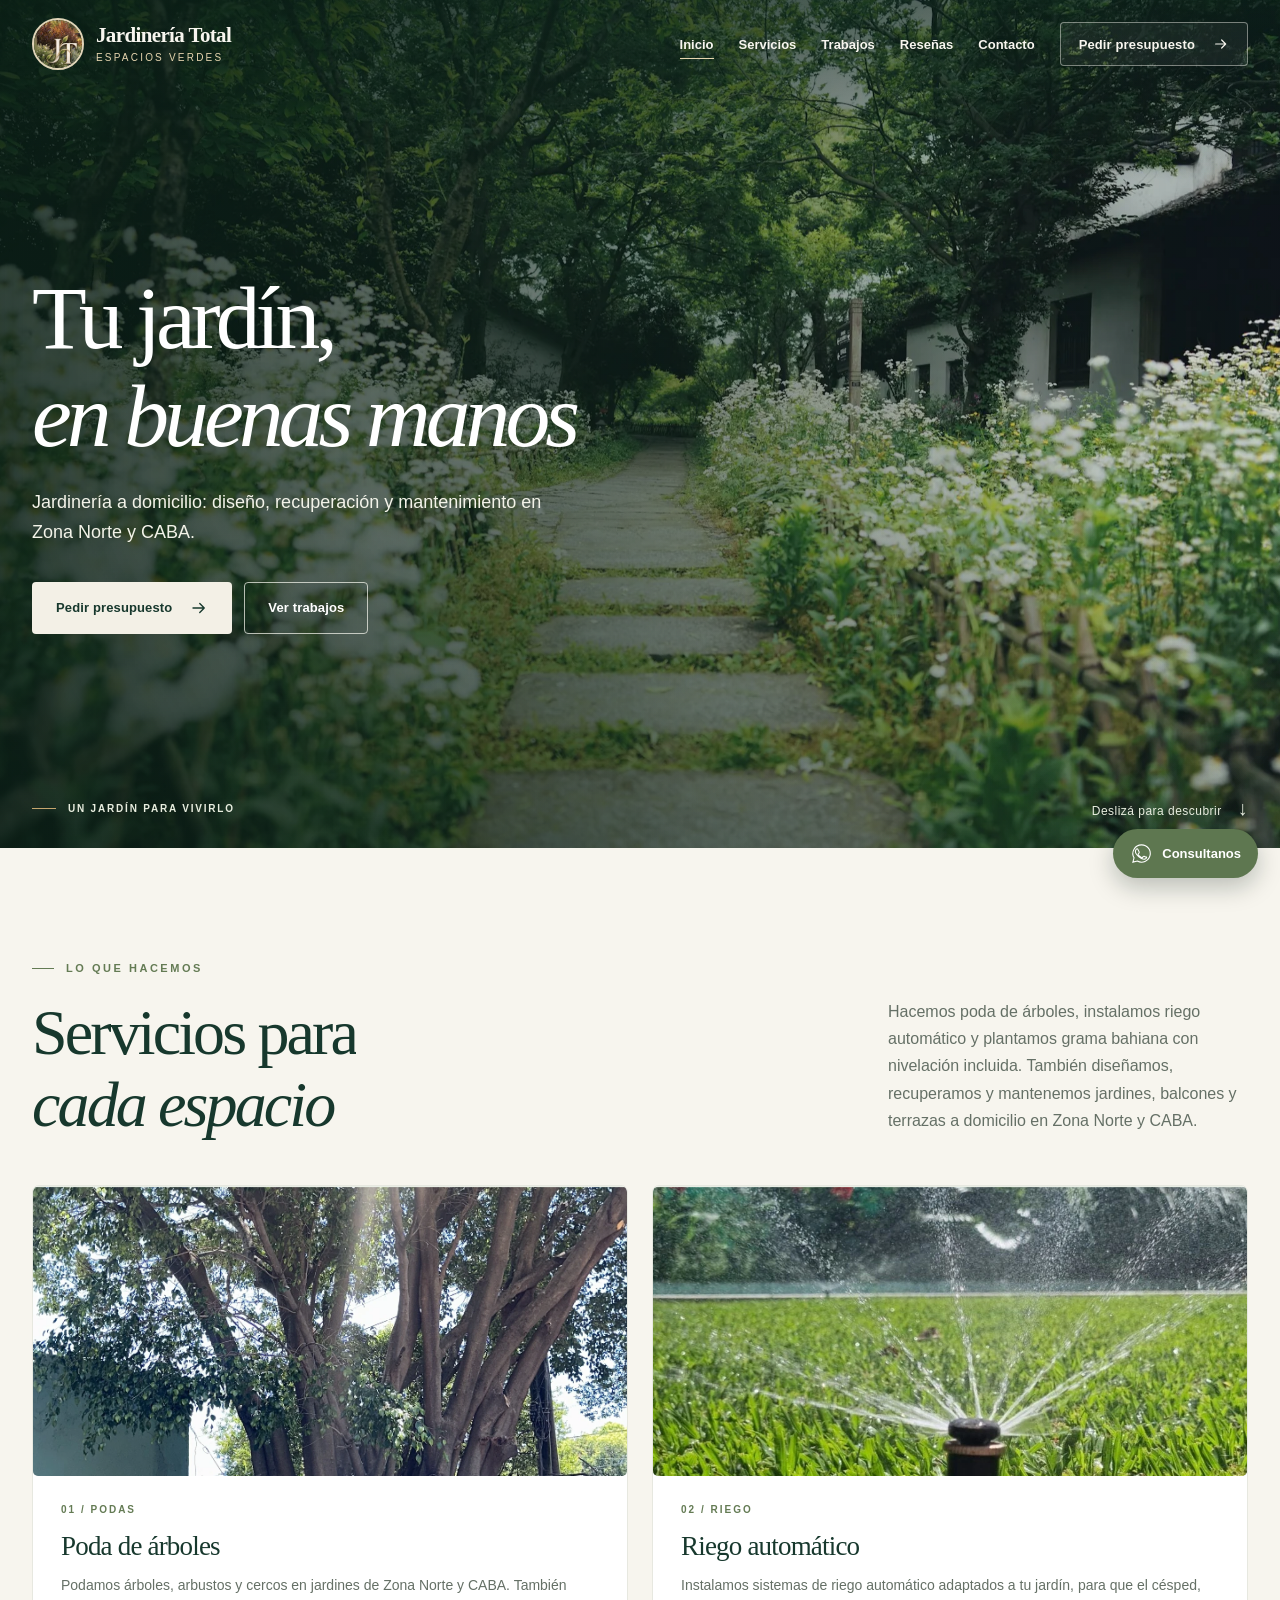
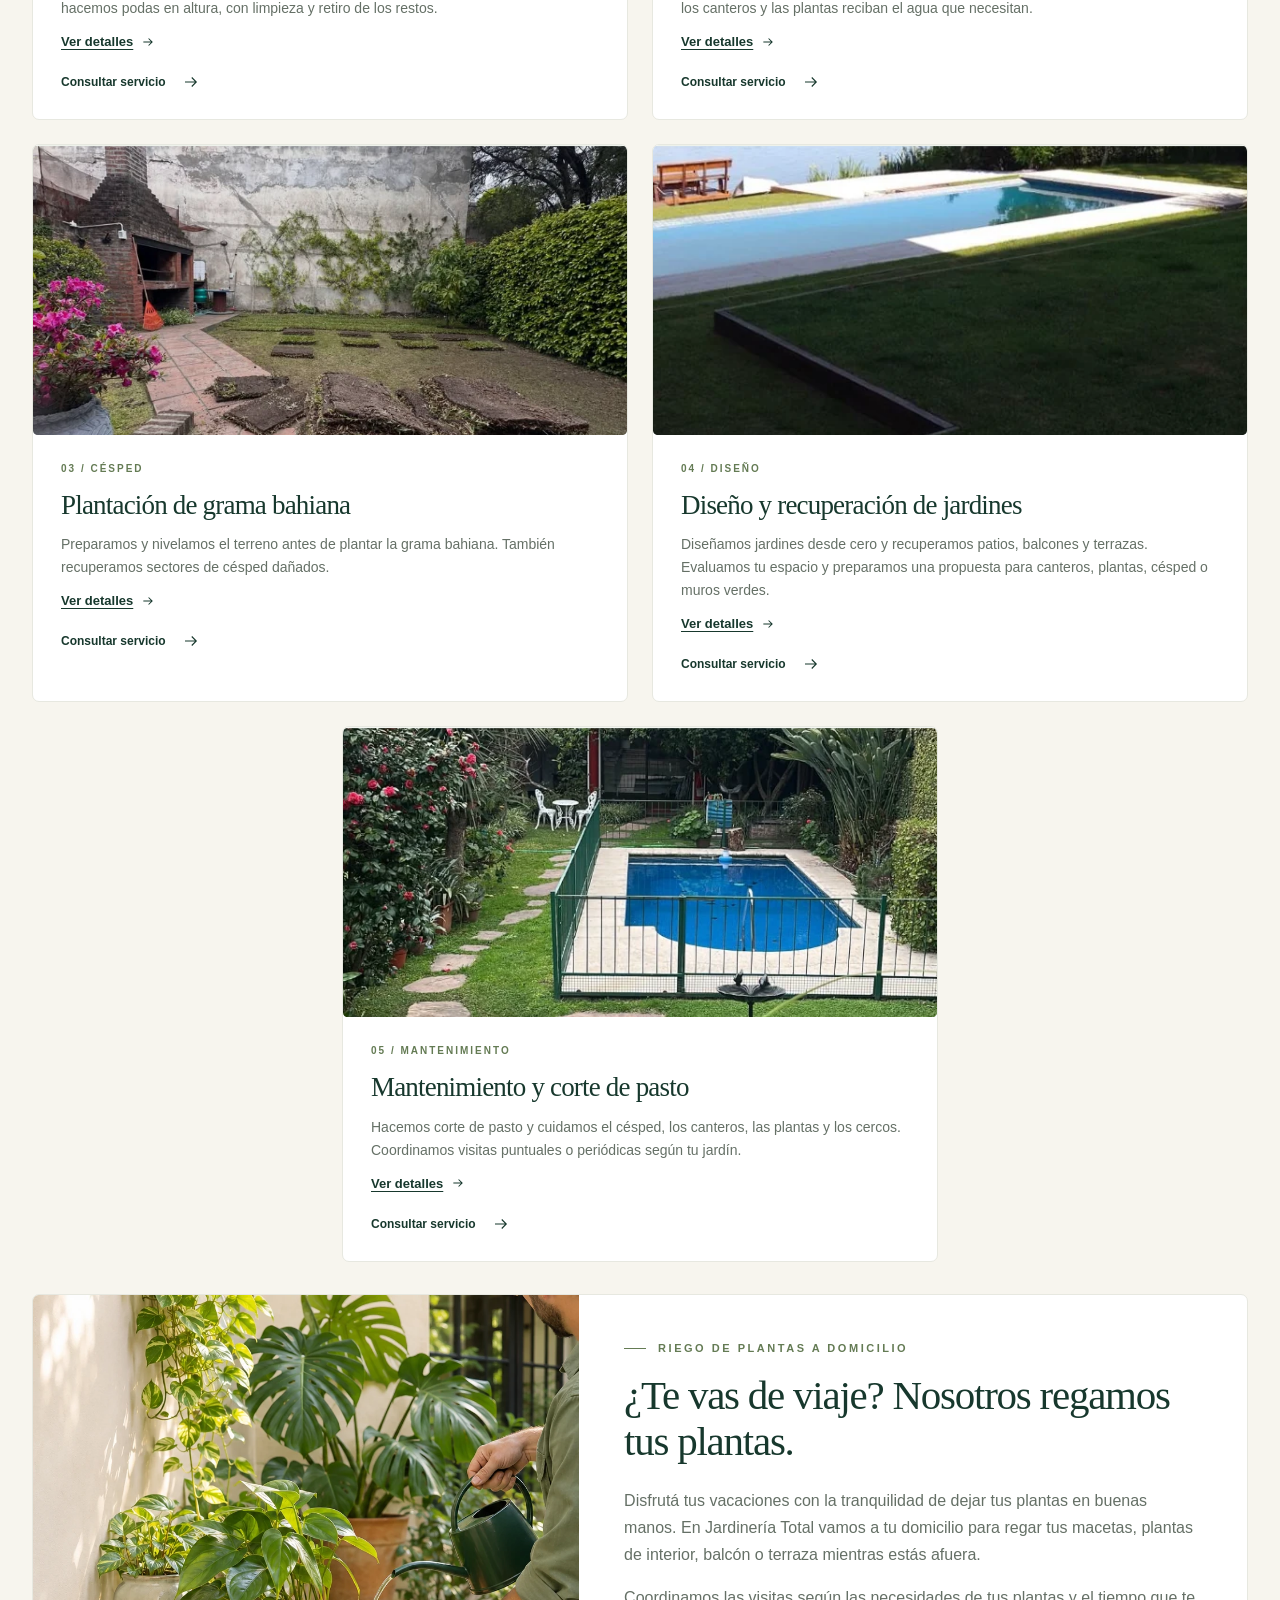
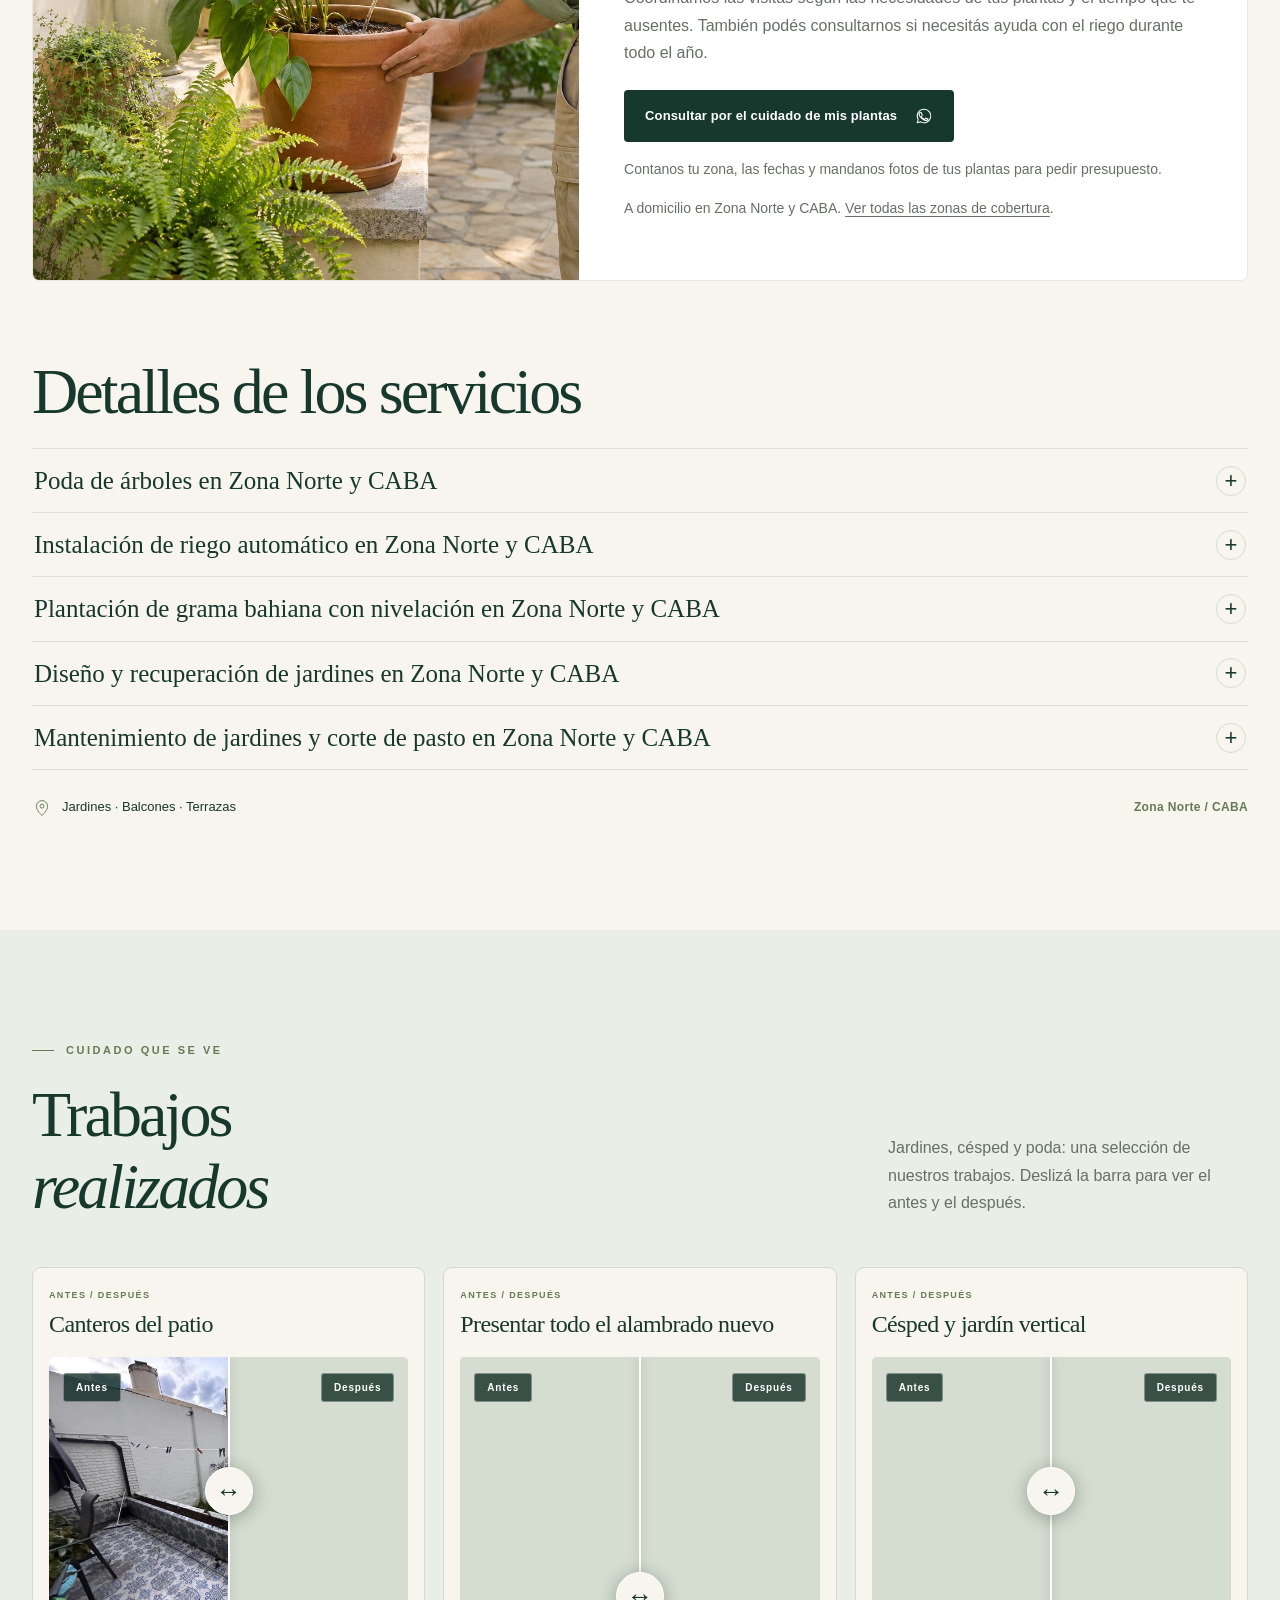
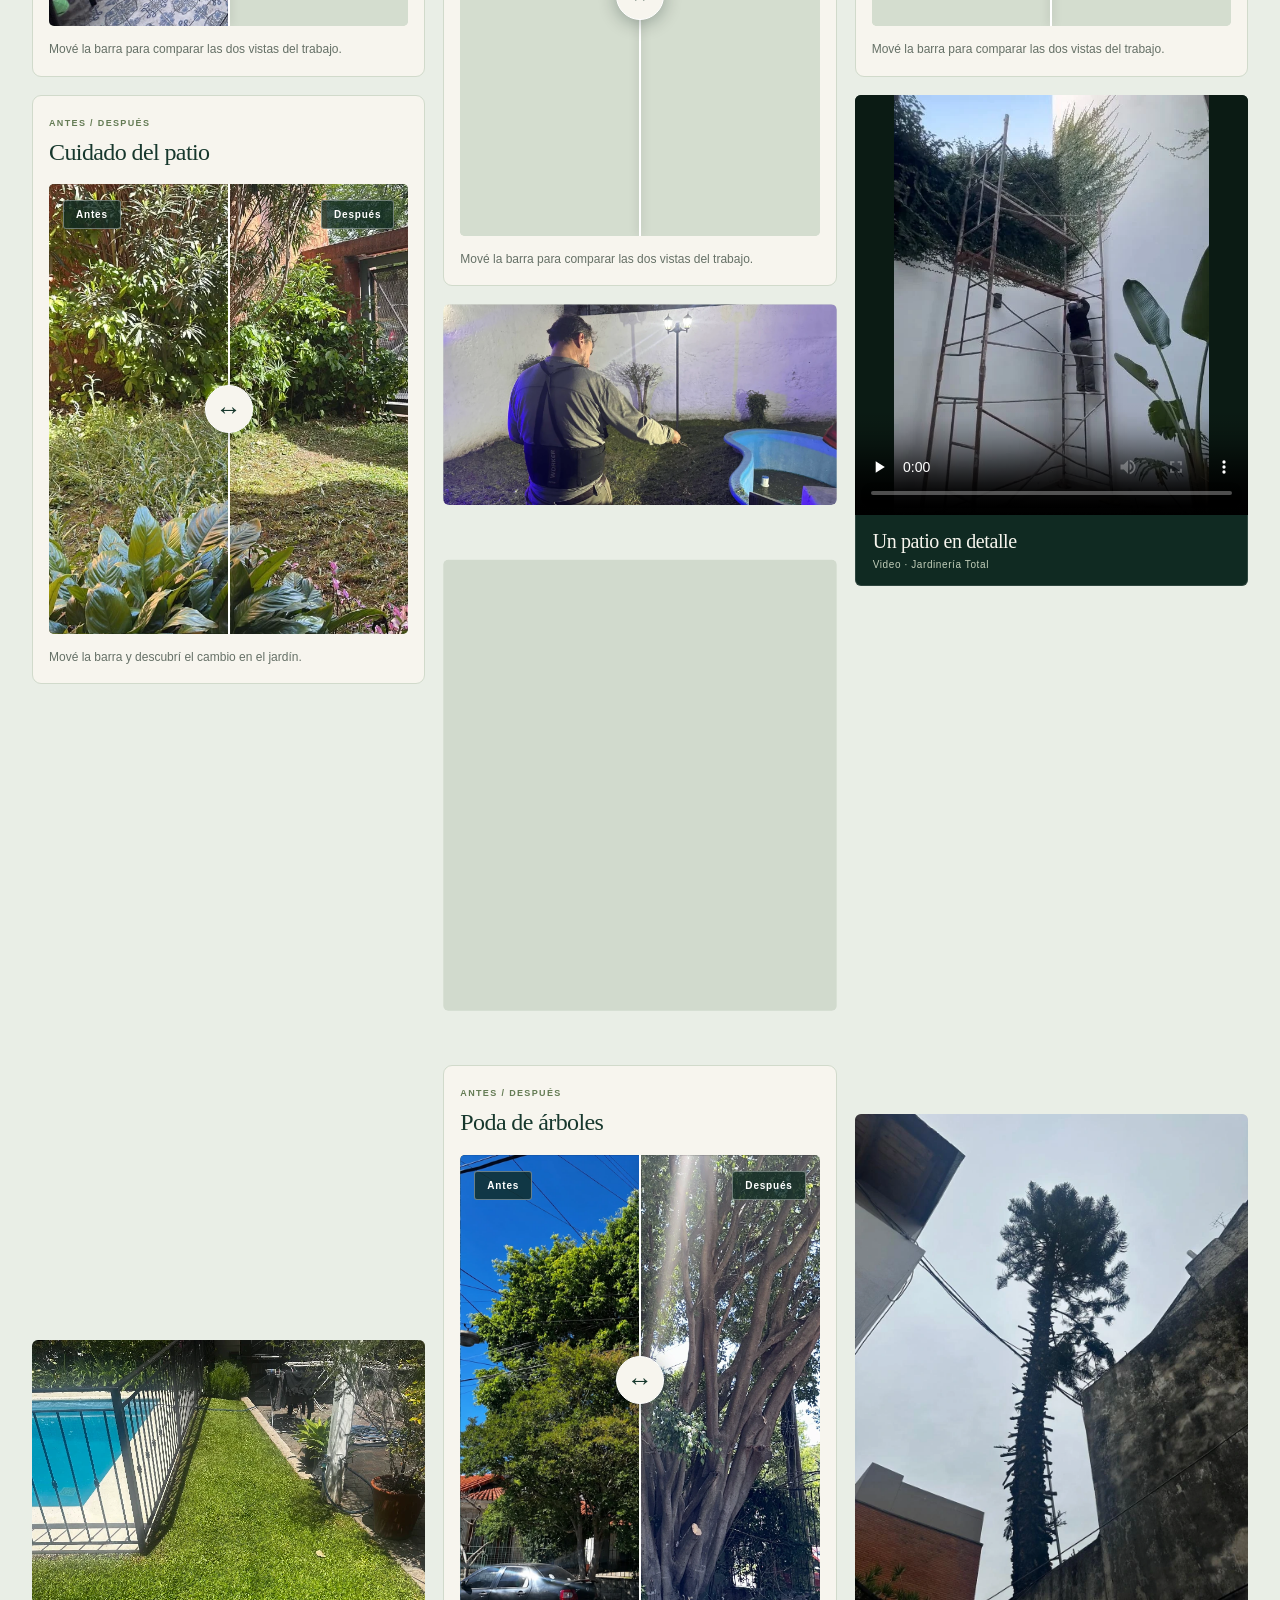
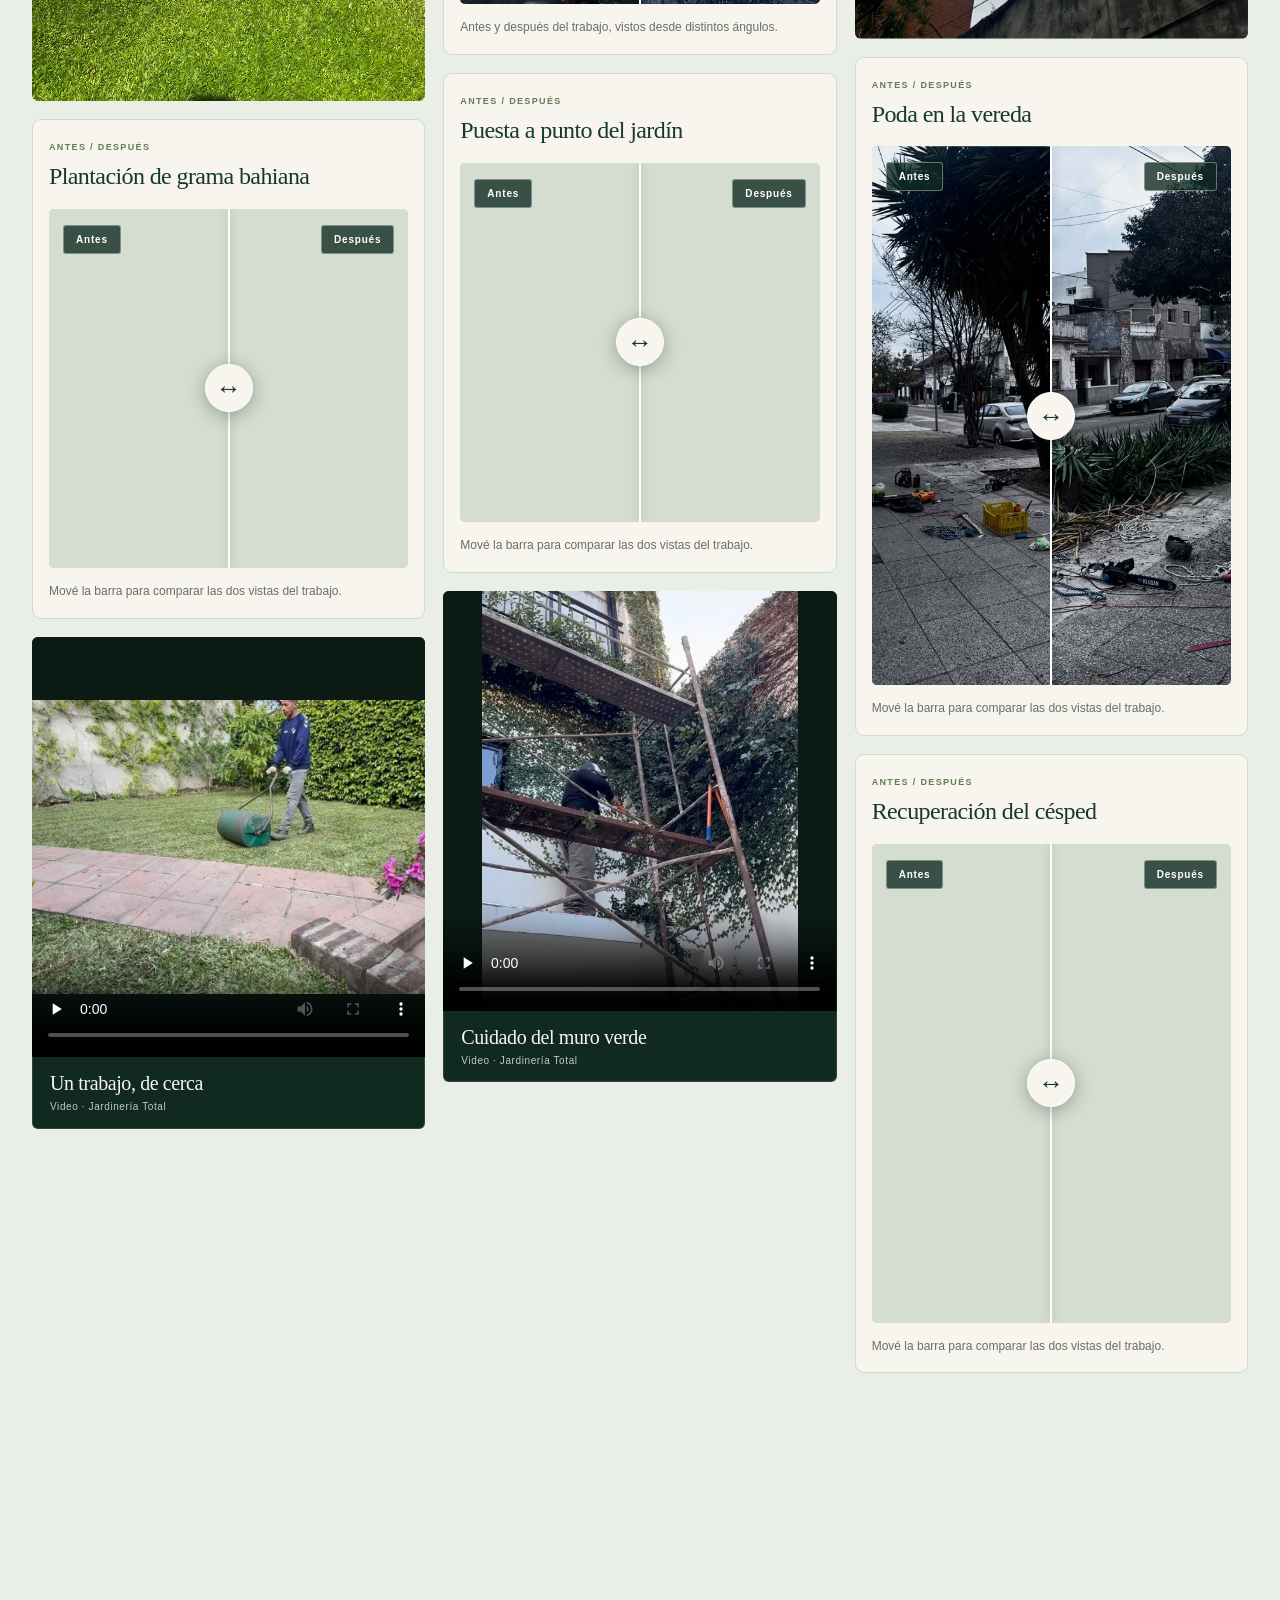
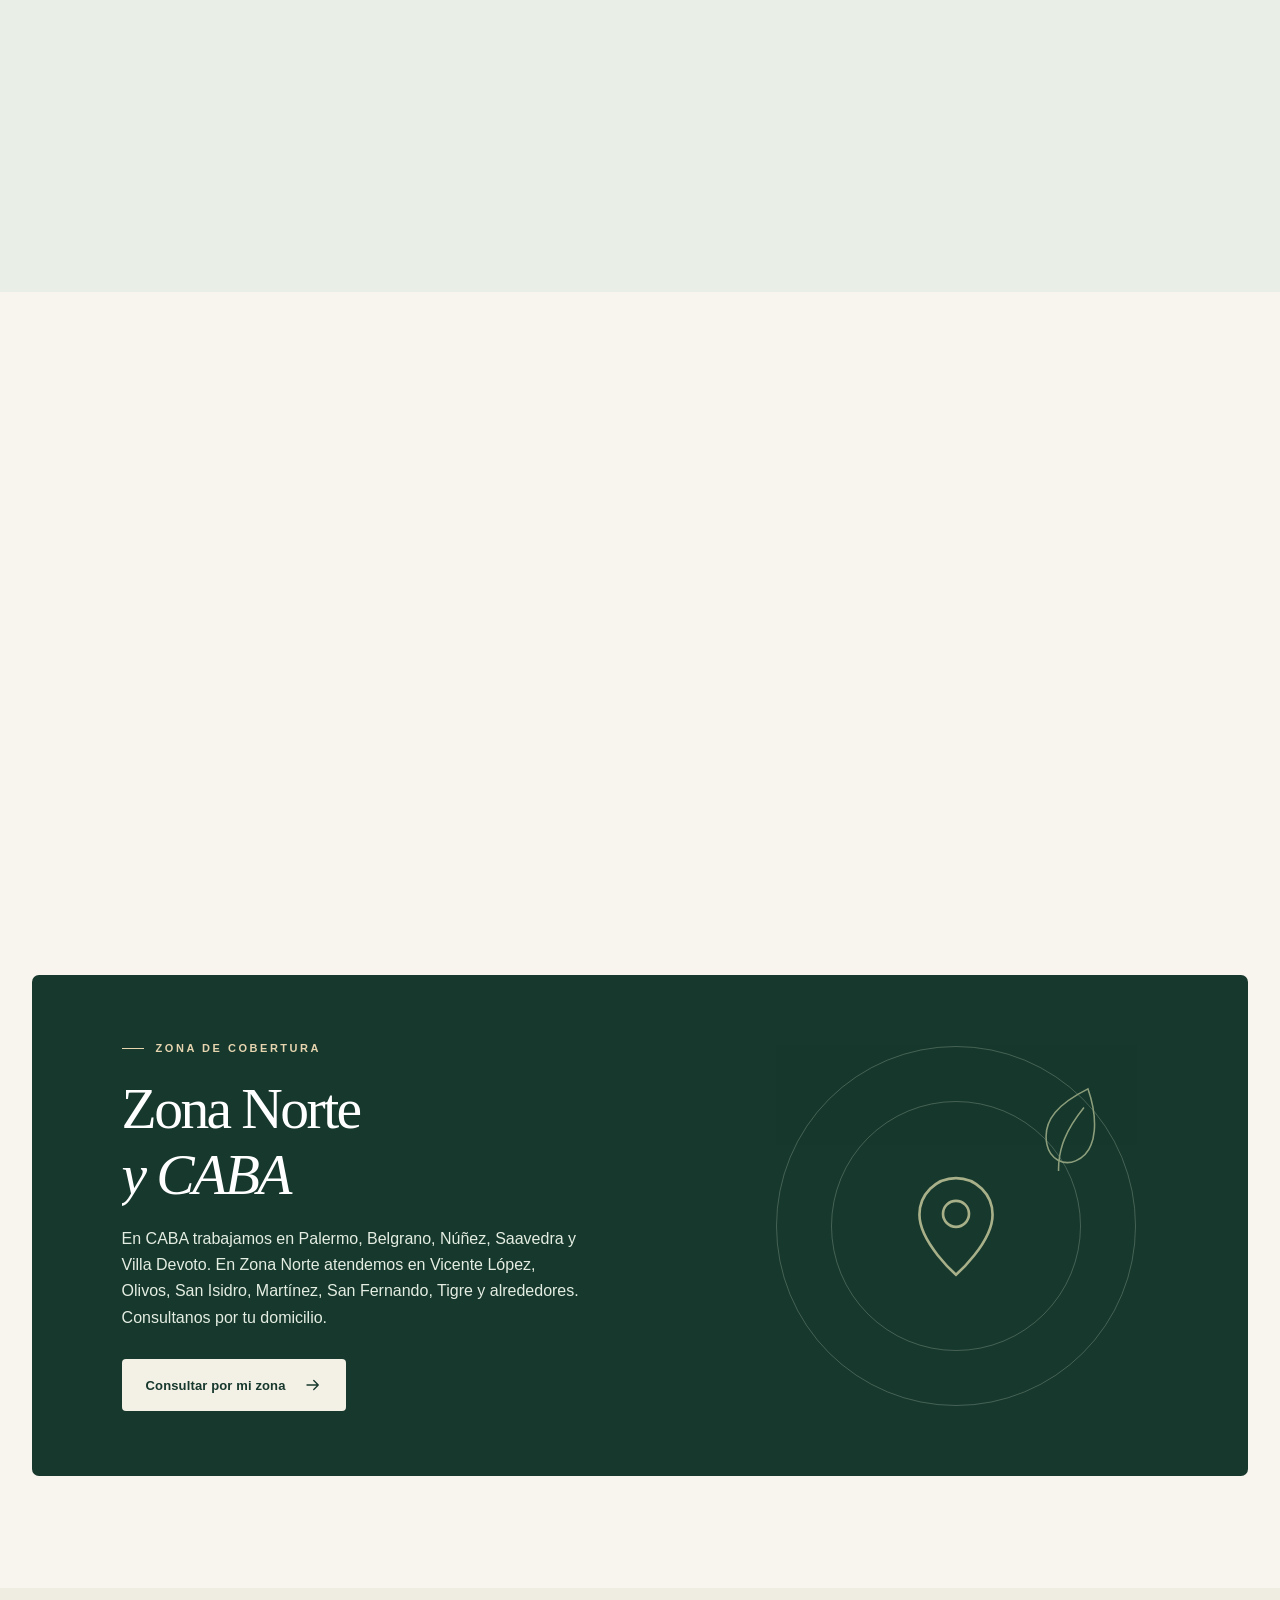
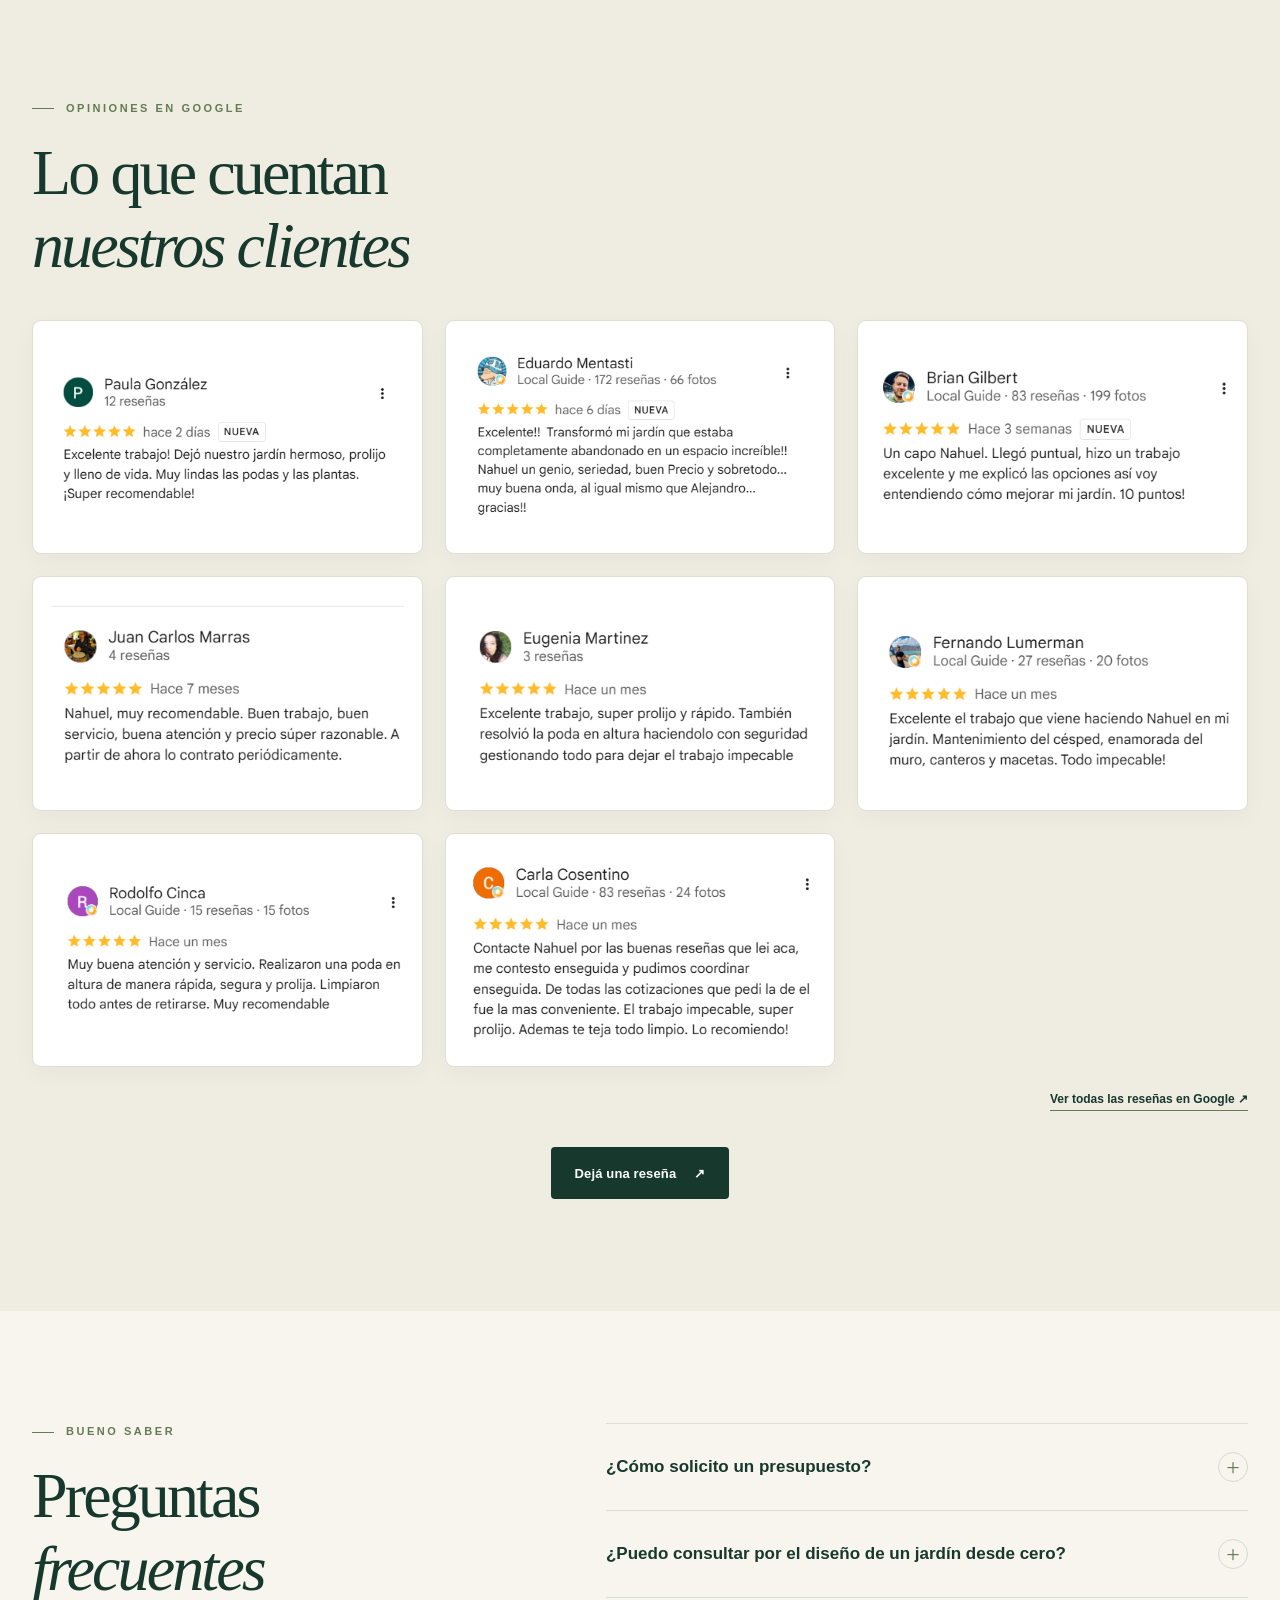
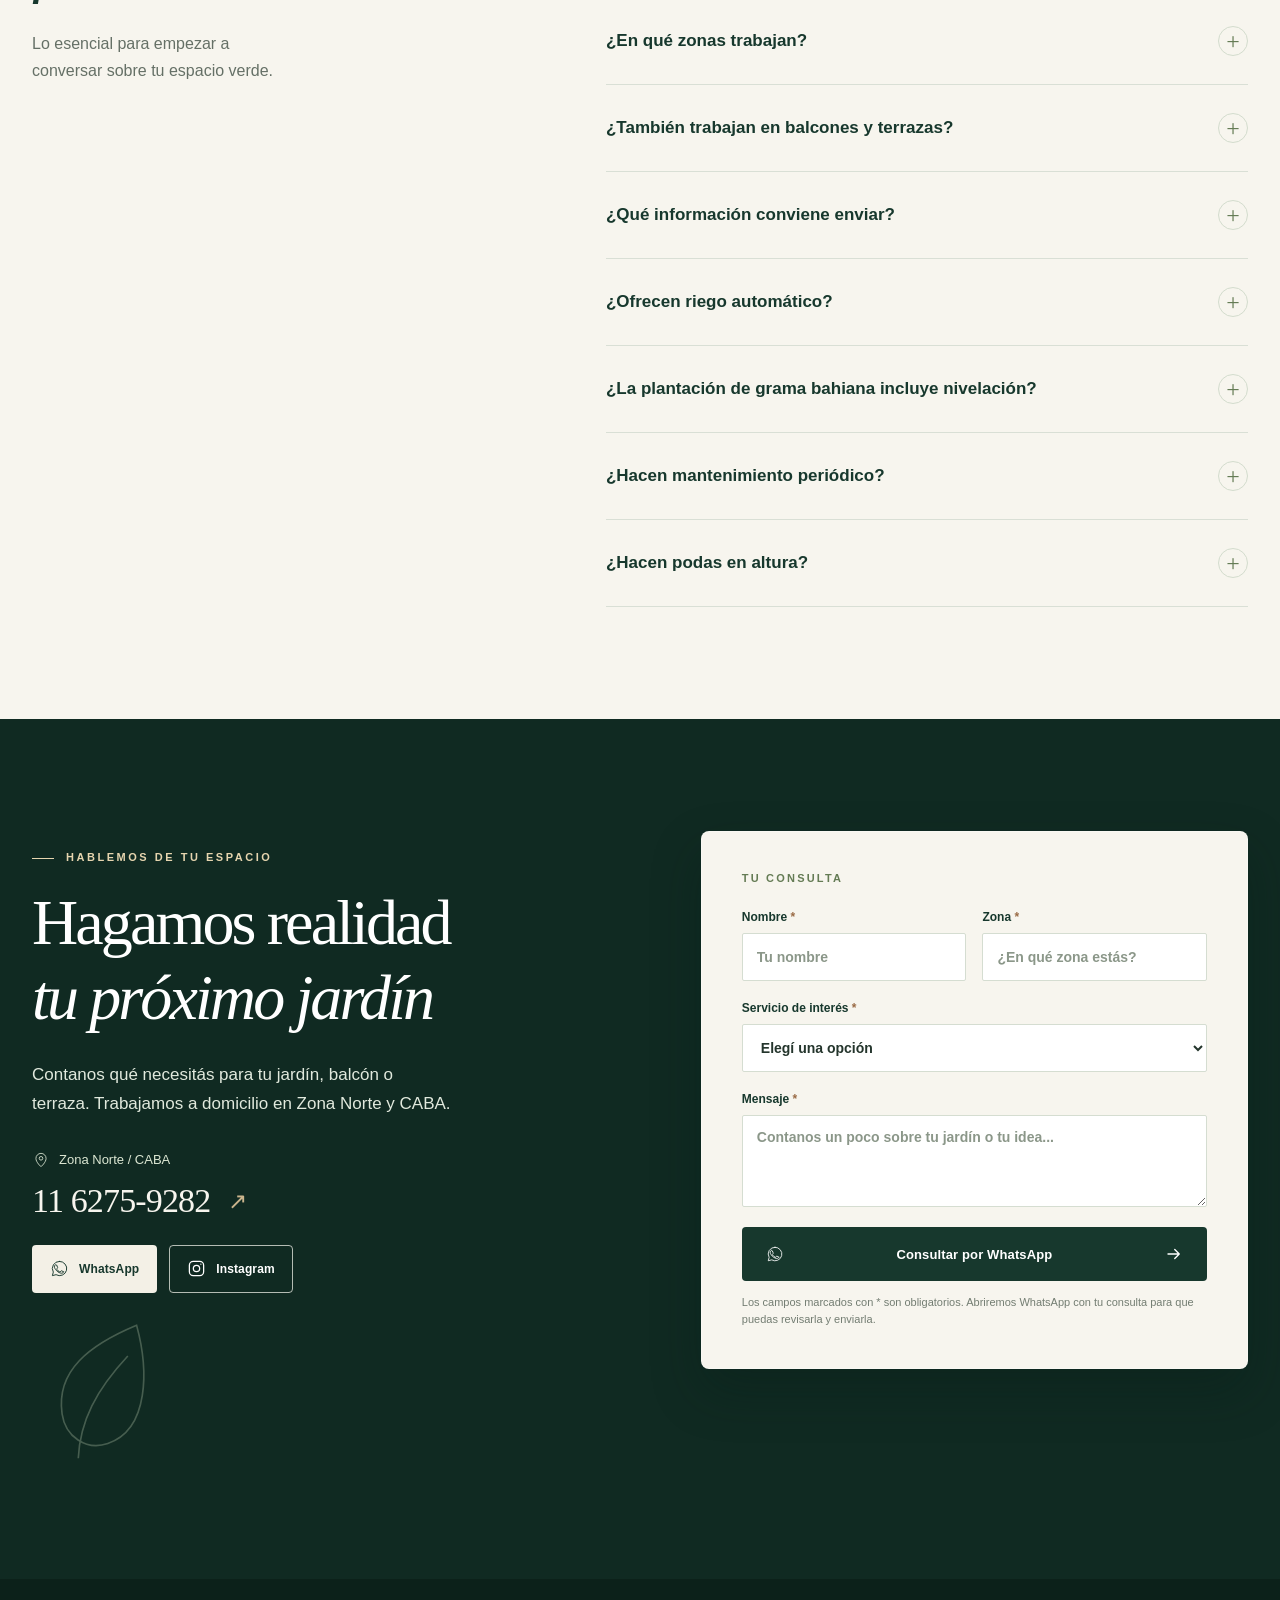
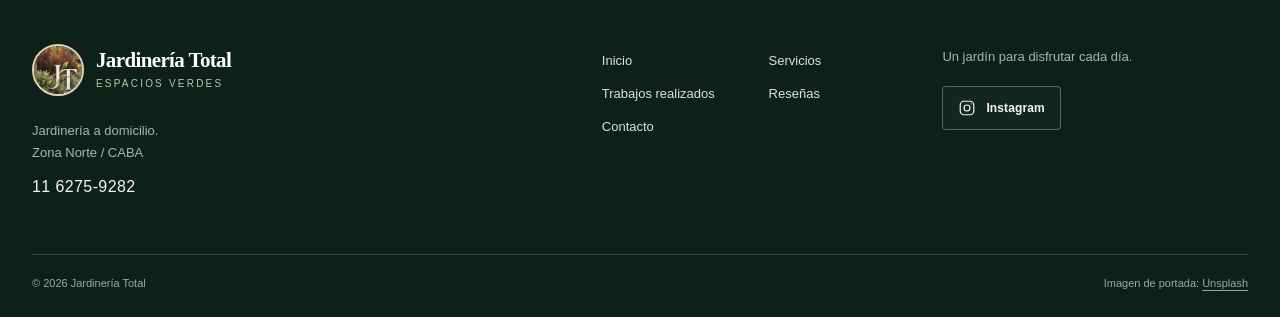
<file: index.html>
<!doctype html>
<html lang="es-AR" data-motion="full">
<head>
<meta charset="utf-8">
<meta name="google-site-verification" content="UxBBEBqodpjecNaTIP5ZQAJ02Vr8aTKM6UGJ9Da0d8Y" />
<meta name="viewport" content="width=device-width, initial-scale=1">
<meta name="theme-color" content="#17382d">
<meta name="description" content="Jardinería a domicilio en Zona Norte y CABA. Poda de árboles, riego automático, grama bahiana con nivelación, diseño y mantenimiento. Pedí presupuesto.">
<title>Jardinería en Zona Norte y CABA | Jardinería Total</title>
<link rel="canonical" href="https://www.jardineria-total.com/">
<meta name="robots" content="index,follow,max-image-preview:large,max-snippet:-1,max-video-preview:-1">
<meta property="og:type" content="website">
<meta property="og:locale" content="es_AR">
<meta property="og:site_name" content="Jardinería Total">
<meta property="og:title" content="Jardinería en Zona Norte y CABA | Jardinería Total">
<meta property="og:description" content="Jardinería a domicilio en Zona Norte y CABA. Poda de árboles, riego automático, grama bahiana con nivelación, diseño y mantenimiento. Pedí presupuesto.">
<meta property="og:url" content="https://www.jardineria-total.com/">
<meta property="og:image" content="https://www.jardineria-total.com/assets/og-jardineria-total.jpg">
<meta property="og:image:type" content="image/jpeg">
<meta property="og:image:width" content="2000">
<meta property="og:image:height" content="1334">
<meta property="og:image:alt" content="Jardín verde de la portada de Jardinería Total">
<meta name="twitter:card" content="summary_large_image">
<meta name="twitter:title" content="Jardinería en Zona Norte y CABA | Jardinería Total">
<meta name="twitter:description" content="Jardinería a domicilio en Zona Norte y CABA. Poda de árboles, riego automático, grama bahiana con nivelación, diseño y mantenimiento. Pedí presupuesto.">
<meta name="twitter:image" content="https://www.jardineria-total.com/assets/og-jardineria-total.jpg">
<meta name="twitter:image:alt" content="Jardín verde de la portada de Jardinería Total">
<link rel="preload" as="image" href="assets/hero-large.webp">
<link rel="icon" href="assets/favicon-192.png" type="image/png" sizes="192x192">
<link rel="apple-touch-icon" href="assets/favicon-192.png">
<script src="boot.js?v=always-effects-20261027"></script>
<link rel="stylesheet" href="styles.css?v=riego-plantas-20261123">
<script src="config.js?v=contacto-20261027" defer></script><script src="script.js?v=servicios-anclas-20261118" defer></script><script src="motion.js?v=servicios-whatsapp-20261102" defer></script><script src="cinema.js?v=always-effects-20261027" defer></script><script src="works.js?v=dos-lados-pileta-20261030" defer></script>
<script type="application/ld+json">
{
  "@context": "https://schema.org",
  "@graph": [
    {
      "@type": "Organization",
      "@id": "https://www.jardineria-total.com/#negocio",
      "name": "Jardinería Total",
      "alternateName": "Jardineria Total",
      "url": "https://www.jardineria-total.com/",
      "description": "Servicios de jardinería a domicilio en Zona Norte y CABA: diseño, recuperación, mantenimiento, corte de pasto, podas, riego automático y plantación de grama bahiana con nivelación incluida.",
      "telephone": "+541162759282",
      "logo": {
        "@type": "ImageObject",
        "@id": "https://www.jardineria-total.com/#logo",
        "url": "https://www.jardineria-total.com/assets/favicon-192.png",
        "contentUrl": "https://www.jardineria-total.com/assets/favicon-192.png",
        "width": 192,
        "height": 192
      },
      "image": "https://www.jardineria-total.com/assets/hero-large.webp",
      "sameAs": [
        "https://www.instagram.com/jardineriatotal/",
        "https://maps.app.goo.gl/EXMYFTzFCxF6DNYZ8?g_st=iw"
      ],
      "areaServed": [
        {
          "@type": "Place",
          "name": "Zona Norte del Gran Buenos Aires"
        },
        {
          "@type": "City",
          "name": "Ciudad Autónoma de Buenos Aires"
        },
        {
          "@type": "Place",
          "name": "Palermo"
        },
        {
          "@type": "Place",
          "name": "Belgrano"
        },
        {
          "@type": "Place",
          "name": "Núñez"
        },
        {
          "@type": "Place",
          "name": "Saavedra"
        },
        {
          "@type": "Place",
          "name": "Villa Devoto"
        },
        {
          "@type": "Place",
          "name": "Vicente López"
        },
        {
          "@type": "Place",
          "name": "Olivos"
        },
        {
          "@type": "Place",
          "name": "San Isidro"
        },
        {
          "@type": "Place",
          "name": "Martínez"
        },
        {
          "@type": "Place",
          "name": "San Fernando"
        },
        {
          "@type": "Place",
          "name": "Tigre"
        }
      ],
      "contactPoint": {
        "@type": "ContactPoint",
        "contactType": "consultas y presupuestos",
        "telephone": "+541162759282",
        "availableLanguage": [
          "es-AR"
        ],
        "url": "https://wa.me/5491162759282"
      },
      "hasOfferCatalog": {
        "@type": "OfferCatalog",
        "@id": "https://www.jardineria-total.com/#catalogo-servicios",
        "name": "Servicios de jardinería a domicilio",
        "itemListElement": [
          {
            "@type": "Offer",
            "itemOffered": {
              "@id": "https://www.jardineria-total.com/#servicio-podas"
            }
          },
          {
            "@type": "Offer",
            "itemOffered": {
              "@id": "https://www.jardineria-total.com/#servicio-riego-automatico"
            }
          },
          {
            "@type": "Offer",
            "itemOffered": {
              "@id": "https://www.jardineria-total.com/#servicio-grama-bahiana"
            }
          },
          {
            "@type": "Offer",
            "itemOffered": {
              "@id": "https://www.jardineria-total.com/#servicio-diseno-recuperacion"
            }
          },
          {
            "@type": "Offer",
            "itemOffered": {
              "@id": "https://www.jardineria-total.com/#servicio-mantenimiento"
            }
          },
          {
            "@type": "Offer",
            "itemOffered": {
              "@id": "https://www.jardineria-total.com/#riego-de-plantas-a-domicilio"
            }
          }
        ]
      }
    },
    {
      "@type": "WebSite",
      "@id": "https://www.jardineria-total.com/#sitio",
      "url": "https://www.jardineria-total.com/",
      "name": "Jardinería Total",
      "alternateName": "Jardineria Total",
      "inLanguage": "es-AR",
      "publisher": {
        "@id": "https://www.jardineria-total.com/#negocio"
      }
    },
    {
      "@type": "WebPage",
      "@id": "https://www.jardineria-total.com/#pagina",
      "url": "https://www.jardineria-total.com/",
      "name": "Jardinería en Zona Norte y CABA | Jardinería Total",
      "description": "Jardinería a domicilio en Zona Norte y CABA. Poda de árboles, riego automático, grama bahiana con nivelación, diseño y mantenimiento. Pedí presupuesto.",
      "inLanguage": "es-AR",
      "isPartOf": {
        "@id": "https://www.jardineria-total.com/#sitio"
      },
      "about": {
        "@id": "https://www.jardineria-total.com/#negocio"
      },
      "primaryImageOfPage": {
        "@type": "ImageObject",
        "url": "https://www.jardineria-total.com/assets/hero-large.webp",
        "width": 2000,
        "height": 1334
      },
      "hasPart": {
        "@id": "https://www.jardineria-total.com/#preguntas-frecuentes"
      }
    },
    {
      "@type": "Service",
      "@id": "https://www.jardineria-total.com/#servicio-diseno-recuperacion",
      "name": "Diseño y recuperación de jardines",
      "serviceType": "Diseño y recuperación de jardines",
      "description": "Diseño y recuperación de jardines, balcones y terrazas en CABA y Zona Norte. Transformamos tu espacio verde. Pedí tu presupuesto por WhatsApp.",
      "url": "https://www.jardineria-total.com/#diseno-de-jardines-zona-norte-caba",
      "provider": {
        "@id": "https://www.jardineria-total.com/#negocio"
      },
      "areaServed": [
        {
          "@type": "Place",
          "name": "Zona Norte del Gran Buenos Aires"
        },
        {
          "@type": "City",
          "name": "Ciudad Autónoma de Buenos Aires"
        },
        {
          "@type": "Place",
          "name": "Palermo"
        },
        {
          "@type": "Place",
          "name": "Belgrano"
        },
        {
          "@type": "Place",
          "name": "Núñez"
        },
        {
          "@type": "Place",
          "name": "Saavedra"
        },
        {
          "@type": "Place",
          "name": "Villa Devoto"
        },
        {
          "@type": "Place",
          "name": "Vicente López"
        },
        {
          "@type": "Place",
          "name": "Olivos"
        },
        {
          "@type": "Place",
          "name": "San Isidro"
        },
        {
          "@type": "Place",
          "name": "Martínez"
        },
        {
          "@type": "Place",
          "name": "San Fernando"
        },
        {
          "@type": "Place",
          "name": "Tigre"
        }
      ],
      "mainEntityOfPage": {
        "@id": "https://www.jardineria-total.com/#pagina"
      }
    },
    {
      "@type": "Service",
      "@id": "https://www.jardineria-total.com/#servicio-mantenimiento",
      "name": "Mantenimiento y corte de pasto",
      "serviceType": "Mantenimiento y corte de pasto",
      "description": "Mantenimiento de jardines y corte de pasto a domicilio en CABA y Zona Norte. Dejamos tu jardín cuidado y prolijo. Pedí tu presupuesto.",
      "url": "https://www.jardineria-total.com/#mantenimiento-de-jardines-zona-norte-caba",
      "provider": {
        "@id": "https://www.jardineria-total.com/#negocio"
      },
      "areaServed": [
        {
          "@type": "Place",
          "name": "Zona Norte del Gran Buenos Aires"
        },
        {
          "@type": "City",
          "name": "Ciudad Autónoma de Buenos Aires"
        },
        {
          "@type": "Place",
          "name": "Palermo"
        },
        {
          "@type": "Place",
          "name": "Belgrano"
        },
        {
          "@type": "Place",
          "name": "Núñez"
        },
        {
          "@type": "Place",
          "name": "Saavedra"
        },
        {
          "@type": "Place",
          "name": "Villa Devoto"
        },
        {
          "@type": "Place",
          "name": "Vicente López"
        },
        {
          "@type": "Place",
          "name": "Olivos"
        },
        {
          "@type": "Place",
          "name": "San Isidro"
        },
        {
          "@type": "Place",
          "name": "Martínez"
        },
        {
          "@type": "Place",
          "name": "San Fernando"
        },
        {
          "@type": "Place",
          "name": "Tigre"
        }
      ],
      "mainEntityOfPage": {
        "@id": "https://www.jardineria-total.com/#pagina"
      }
    },
    {
      "@type": "Service",
      "@id": "https://www.jardineria-total.com/#servicio-podas",
      "name": "Poda de árboles",
      "serviceType": "Poda de árboles",
      "description": "Poda de árboles, arbustos y cercos a domicilio en CABA y Zona Norte. Poda en altura, limpieza y retiro de restos. Pedí tu presupuesto.",
      "url": "https://www.jardineria-total.com/#poda-de-arboles-zona-norte-caba",
      "provider": {
        "@id": "https://www.jardineria-total.com/#negocio"
      },
      "areaServed": [
        {
          "@type": "Place",
          "name": "Zona Norte del Gran Buenos Aires"
        },
        {
          "@type": "City",
          "name": "Ciudad Autónoma de Buenos Aires"
        },
        {
          "@type": "Place",
          "name": "Palermo"
        },
        {
          "@type": "Place",
          "name": "Belgrano"
        },
        {
          "@type": "Place",
          "name": "Núñez"
        },
        {
          "@type": "Place",
          "name": "Saavedra"
        },
        {
          "@type": "Place",
          "name": "Villa Devoto"
        },
        {
          "@type": "Place",
          "name": "Vicente López"
        },
        {
          "@type": "Place",
          "name": "Olivos"
        },
        {
          "@type": "Place",
          "name": "San Isidro"
        },
        {
          "@type": "Place",
          "name": "Martínez"
        },
        {
          "@type": "Place",
          "name": "San Fernando"
        },
        {
          "@type": "Place",
          "name": "Tigre"
        }
      ],
      "mainEntityOfPage": {
        "@id": "https://www.jardineria-total.com/#pagina"
      }
    },
    {
      "@type": "Service",
      "@id": "https://www.jardineria-total.com/#servicio-riego-automatico",
      "name": "Riego automático",
      "serviceType": "Riego automático",
      "description": "Instalación de riego automático para jardines en CABA y Zona Norte, adaptado a tu espacio. Cuidá tu jardín sin regar a mano. Pedí presupuesto.",
      "url": "https://www.jardineria-total.com/#riego-automatico-zona-norte-caba",
      "provider": {
        "@id": "https://www.jardineria-total.com/#negocio"
      },
      "areaServed": [
        {
          "@type": "Place",
          "name": "Zona Norte del Gran Buenos Aires"
        },
        {
          "@type": "City",
          "name": "Ciudad Autónoma de Buenos Aires"
        },
        {
          "@type": "Place",
          "name": "Palermo"
        },
        {
          "@type": "Place",
          "name": "Belgrano"
        },
        {
          "@type": "Place",
          "name": "Núñez"
        },
        {
          "@type": "Place",
          "name": "Saavedra"
        },
        {
          "@type": "Place",
          "name": "Villa Devoto"
        },
        {
          "@type": "Place",
          "name": "Vicente López"
        },
        {
          "@type": "Place",
          "name": "Olivos"
        },
        {
          "@type": "Place",
          "name": "San Isidro"
        },
        {
          "@type": "Place",
          "name": "Martínez"
        },
        {
          "@type": "Place",
          "name": "San Fernando"
        },
        {
          "@type": "Place",
          "name": "Tigre"
        }
      ],
      "mainEntityOfPage": {
        "@id": "https://www.jardineria-total.com/#pagina"
      }
    },
    {
      "@type": "Service",
      "@id": "https://www.jardineria-total.com/#servicio-grama-bahiana",
      "name": "Plantación de grama bahiana",
      "serviceType": "Plantación de grama bahiana",
      "description": "Plantación de grama bahiana con nivelación del terreno incluida en CABA y Zona Norte. Césped parejo y listo para disfrutar. Pedí presupuesto.",
      "url": "https://www.jardineria-total.com/#grama-bahiana-zona-norte-caba",
      "provider": {
        "@id": "https://www.jardineria-total.com/#negocio"
      },
      "areaServed": [
        {
          "@type": "Place",
          "name": "Zona Norte del Gran Buenos Aires"
        },
        {
          "@type": "City",
          "name": "Ciudad Autónoma de Buenos Aires"
        },
        {
          "@type": "Place",
          "name": "Palermo"
        },
        {
          "@type": "Place",
          "name": "Belgrano"
        },
        {
          "@type": "Place",
          "name": "Núñez"
        },
        {
          "@type": "Place",
          "name": "Saavedra"
        },
        {
          "@type": "Place",
          "name": "Villa Devoto"
        },
        {
          "@type": "Place",
          "name": "Vicente López"
        },
        {
          "@type": "Place",
          "name": "Olivos"
        },
        {
          "@type": "Place",
          "name": "San Isidro"
        },
        {
          "@type": "Place",
          "name": "Martínez"
        },
        {
          "@type": "Place",
          "name": "San Fernando"
        },
        {
          "@type": "Place",
          "name": "Tigre"
        }
      ],
      "mainEntityOfPage": {
        "@id": "https://www.jardineria-total.com/#pagina"
      }
    },
    {
      "@type": "Service",
      "@id": "https://www.jardineria-total.com/#riego-de-plantas-a-domicilio",
      "name": "Riego de plantas a domicilio",
      "serviceType": "Riego y cuidado de plantas durante vacaciones y todo el año",
      "description": "Riego de macetas y plantas de interior, balcón o terraza a domicilio en Zona Norte y CABA. Visitas coordinadas según las plantas y las fechas de ausencia, durante vacaciones o todo el año.",
      "url": "https://www.jardineria-total.com/#riego-de-plantas-a-domicilio",
      "image": "https://www.jardineria-total.com/assets/riego-plantas-a-domicilio.webp",
      "provider": {
        "@id": "https://www.jardineria-total.com/#negocio"
      },
      "areaServed": [
        {
          "@type": "Place",
          "name": "Zona Norte del Gran Buenos Aires"
        },
        {
          "@type": "City",
          "name": "Ciudad Autónoma de Buenos Aires"
        },
        {
          "@type": "Place",
          "name": "Palermo"
        },
        {
          "@type": "Place",
          "name": "Belgrano"
        },
        {
          "@type": "Place",
          "name": "Núñez"
        },
        {
          "@type": "Place",
          "name": "Saavedra"
        },
        {
          "@type": "Place",
          "name": "Villa Devoto"
        },
        {
          "@type": "Place",
          "name": "Vicente López"
        },
        {
          "@type": "Place",
          "name": "Olivos"
        },
        {
          "@type": "Place",
          "name": "San Isidro"
        },
        {
          "@type": "Place",
          "name": "Martínez"
        },
        {
          "@type": "Place",
          "name": "San Fernando"
        },
        {
          "@type": "Place",
          "name": "Tigre"
        }
      ],
      "mainEntityOfPage": {
        "@id": "https://www.jardineria-total.com/#pagina"
      }
    },
    {
      "@type": "FAQPage",
      "@id": "https://www.jardineria-total.com/#preguntas-frecuentes",
      "url": "https://www.jardineria-total.com/#preguntas-frecuentes",
      "inLanguage": "es-AR",
      "isPartOf": {
        "@id": "https://www.jardineria-total.com/#pagina"
      },
      "mainEntity": [
        {
          "@type": "Question",
          "name": "¿Cómo solicito un presupuesto?",
          "acceptedAnswer": {
            "@type": "Answer",
            "text": "Escribinos por WhatsApp al 11 6275-9282. Contanos qué trabajo necesitás, en qué zona estás y, si podés, compartí fotos del espacio."
          }
        },
        {
          "@type": "Question",
          "name": "¿Puedo consultar por el diseño de un jardín desde cero?",
          "acceptedAnswer": {
            "@type": "Answer",
            "text": "Sí, contanos tu idea y las características del espacio para evaluar una propuesta."
          }
        },
        {
          "@type": "Question",
          "name": "¿En qué zonas trabajan?",
          "acceptedAnswer": {
            "@type": "Answer",
            "text": "Trabajamos a domicilio en Zona Norte y Ciudad Autónoma de Buenos Aires (CABA). Consultanos por tu ubicación para coordinar el servicio."
          }
        },
        {
          "@type": "Question",
          "name": "¿También trabajan en balcones y terrazas?",
          "acceptedAnswer": {
            "@type": "Answer",
            "text": "Sí. Diseñamos, recuperamos y mantenemos jardines, balcones y terrazas."
          }
        },
        {
          "@type": "Question",
          "name": "¿Qué información conviene enviar?",
          "acceptedAnswer": {
            "@type": "Answer",
            "text": "Tu ubicación, medidas aproximadas, fotos y el tipo de servicio que estás buscando."
          }
        },
        {
          "@type": "Question",
          "name": "¿Ofrecen riego automático?",
          "acceptedAnswer": {
            "@type": "Answer",
            "text": "Sí. Ofrecemos riego automático adaptado a las necesidades de tu jardín en Zona Norte y CABA. Podés consultar por WhatsApp al 11 6275-9282."
          }
        },
        {
          "@type": "Question",
          "name": "¿La plantación de grama bahiana incluye nivelación?",
          "acceptedAnswer": {
            "@type": "Answer",
            "text": "Sí. El servicio de plantación de grama bahiana incluye la nivelación del terreno, para dejar el jardín parejo y listo para disfrutar."
          }
        },
        {
          "@type": "Question",
          "name": "¿Hacen mantenimiento periódico?",
          "acceptedAnswer": {
            "@type": "Answer",
            "text": "Sí. Podemos coordinar visitas periódicas o hacer un trabajo puntual, como poner a punto un jardín descuidado."
          }
        },
        {
          "@type": "Question",
          "name": "¿Hacen podas en altura?",
          "acceptedAnswer": {
            "@type": "Answer",
            "text": "Sí. Para evaluar el trabajo, mandanos tu ubicación y fotos del árbol, de la copa y del acceso al jardín."
          }
        }
      ]
    }
  ]
}
</script>
</head>
<body>
<div class="site-loader" id="site-loader" aria-label="Cargando Jardinería Total">
  <div class="loader-content"><div class="loader-emblem"><span class="loader-orbit" aria-hidden="true"></span><img src="assets/logo.webp" width="88" height="88" alt=""></div><p class="loader-name">Jardinería Total</p><p class="loader-tagline">DISEÑO Y CUIDADO DE ESPACIOS VERDES</p><div class="loader-track" aria-hidden="true"><span></span></div><p class="loader-status" role="status">Preparando tu espacio verde…</p><button class="loader-skip" type="button" id="loader-skip">Entrar al sitio <span aria-hidden="true">↗</span></button></div>
</div>
<a class="skip-link" href="#contenido">Ir al contenido</a>
<svg class="svg-defs" xmlns="http://www.w3.org/2000/svg" aria-hidden="true">
<symbol id="icon-leaf" viewBox="0 0 32 32"><path d="M26.8 4.8C15.9 5.3 7.3 8 5.4 17.1c-1 4.8 2.1 9.2 7 9.3C21.8 26.6 26 14.4 26.8 4.8Z"/><path d="M5.4 27.2c3.1-7.4 8.6-12.4 17.4-16.9"/></symbol>
<symbol id="icon-spark" viewBox="0 0 32 32"><path d="m16 3 2.8 10.2L29 16l-10.2 2.8L16 29l-2.8-10.2L3 16l10.2-2.8L16 3Z"/></symbol>
<symbol id="icon-lines" viewBox="0 0 32 32"><path d="M4 10h24M4 16h24M4 22h24"/><circle cx="11" cy="10" r="2.5"/><circle cx="21" cy="16" r="2.5"/><circle cx="13" cy="22" r="2.5"/></symbol>
<symbol id="icon-pin" viewBox="0 0 32 32"><path d="M25 13.2C25 20.1 16 28 16 28S7 20.1 7 13.2a9 9 0 1 1 18 0Z"/><circle cx="16" cy="13" r="3.2"/></symbol>
<symbol id="icon-instagram" viewBox="0 0 24 24"><rect x="3" y="3" width="18" height="18" rx="5"/><circle cx="12" cy="12" r="4"/><circle cx="17.5" cy="6.5" r=".8" fill="currentColor" stroke="none"/></symbol>
<symbol id="icon-arrow" viewBox="0 0 24 24"><path d="M4 12h15m-6-6 6 6-6 6"/></symbol>
<symbol id="icon-whatsapp" viewBox="0 0 32 32"><path d="M16 4a12 12 0 0 0-10.4 18L4 28l6.2-1.6A12 12 0 1 0 16 4Z"/><path d="M11.1 10.4c-.4-.9-.8-.9-1.2-.9-.3 0-.7 0-1 .4-.4.5-1.4 1.4-1.4 3.3s1.4 3.7 1.6 4c.2.2 2.7 4.3 6.7 5.8 3.3 1.3 4 .9 4.7.8.7-.1 2.3-1 2.6-2 .3-1-.3-1-.9-.6l-2.6-1.3c-.4-.2-.7-.3-1 .2l-1.3 1.6c-.2.3-.5.3-.9.1-1.1-.6-2.1-1.2-3-2-1-.9-1.7-2-2-2.5-.2-.4 0-.7.2-.9l.8-.9c.2-.3.3-.5.4-.8.1-.2 0-.5-.1-.8l-1.1-2.6Z"/></symbol>
</svg>
<header class="site-header"><div class="shell header-inner">
<a class="brand" href="#inicio" aria-label="Jardinería Total, ir al inicio"><img src="assets/logo.webp" width="52" height="52" alt="Monograma JT de Jardinería Total"><span><strong>Jardinería Total</strong><small>Espacios verdes</small></span></a>
<button class="menu-toggle" type="button" aria-expanded="false" aria-controls="primary-nav" aria-label="Abrir menú"><span></span><span></span><span></span></button>
<nav class="nav" id="primary-nav" aria-label="Navegación principal"><a href="#inicio">Inicio</a><a href="#servicios">Servicios</a><a href="#trabajos">Trabajos</a><a href="#resenas">Reseñas</a><a href="#contacto">Contacto</a><a class="button button-small" href="#contacto">Pedir presupuesto <svg><use href="#icon-arrow"/></svg></a></nav>
</div><div class="reading-progress" aria-hidden="true"><span></span></div></header>
<main id="contenido">
<section class="hero" id="inicio" aria-labelledby="hero-title"><img class="hero-image" src="assets/hero-large.webp" width="2000" height="1334" fetchpriority="high" decoding="async" alt="" aria-hidden="true"><div class="hero-shade"></div><div class="shell hero-content"><h1 id="hero-title">Tu jardín,<br><em>en buenas manos</em></h1><p class="hero-copy">Jardinería a domicilio: diseño, recuperación y mantenimiento en Zona Norte y CABA.</p><div class="hero-actions"><a class="button button-light" href="#contacto">Pedir presupuesto <svg><use href="#icon-arrow"/></svg></a><a class="button button-outline" href="#trabajos">Ver trabajos</a></div></div><div class="hero-bottom shell"><span>UN JARDÍN PARA VIVIRLO</span><span class="hero-scroll">Deslizá para descubrir <span aria-hidden="true">↓</span></span></div></section>
<section class="section services-section" id="servicios" aria-labelledby="services-title"><div class="shell"><div class="section-heading reveal"><div><p class="eyebrow">LO QUE HACEMOS</p><h2 id="services-title">Servicios para<br><em>cada espacio</em></h2></div><p>Hacemos poda de árboles, instalamos riego automático y plantamos grama bahiana con nivelación incluida. También diseñamos, recuperamos y mantenemos jardines, balcones y terrazas a domicilio en Zona Norte y CABA.</p></div><div class="service-grid service-grid-real" id="catalogo-servicios"><article class="service-card reveal" id="servicio-podas"><div class="service-image"><img src="assets/poda-despues.webp" loading="lazy" width="1440" height="1439" alt="Árbol después del trabajo de poda"></div><div class="service-body"><span class="service-number">01 / PODAS</span><h3>Poda de árboles</h3><p>Podamos árboles, arbustos y cercos en jardines de Zona Norte y CABA. También hacemos podas en altura, con limpieza y retiro de los restos.</p><a class="service-more" href="#poda-de-arboles-zona-norte-caba" aria-label="Ver detalles de poda de árboles">Ver detalles <svg aria-hidden="true"><use href="#icon-arrow"/></svg></a><a class="service-cta" href="https://wa.me/5491162759282?text=Hola%2C%20quiero%20consultar%20por%20el%20servicio%20de%20Podas." target="_blank" rel="noopener noreferrer" data-service="Podas" aria-label="Consultar por podas por WhatsApp">Consultar servicio <svg aria-hidden="true"><use href="#icon-arrow"/></svg></a></div></article>
<article class="service-card reveal" id="servicio-riego-automatico"><div class="service-image"><img src="assets/riego-automatico-aspersor.webp" loading="lazy" width="1024" height="576" alt="Aspersor de riego automático regando el césped de un jardín"></div><div class="service-body"><span class="service-number">02 / RIEGO</span><h3>Riego automático</h3><p>Instalamos sistemas de riego automático adaptados a tu jardín, para que el césped, los canteros y las plantas reciban el agua que necesitan.</p><a class="service-more" href="#riego-automatico-zona-norte-caba" aria-label="Ver detalles de riego automático">Ver detalles <svg aria-hidden="true"><use href="#icon-arrow"/></svg></a><a class="service-cta" href="https://wa.me/5491162759282?text=Hola%2C%20quiero%20consultar%20por%20el%20servicio%20de%20Riego%20autom%C3%A1tico." target="_blank" rel="noopener noreferrer" data-service="Riego automático" aria-label="Consultar por riego automático por WhatsApp">Consultar servicio <svg aria-hidden="true"><use href="#icon-arrow"/></svg></a></div></article>
<article class="service-card reveal" id="servicio-grama-bahiana"><div class="service-image"><img src="assets/cesped-colocacion.webp" loading="lazy" width="873" height="697" alt="Preparación del terreno y colocación de césped"></div><div class="service-body"><span class="service-number">03 / CÉSPED</span><h3>Plantación de grama bahiana</h3><p>Preparamos y nivelamos el terreno antes de plantar la grama bahiana. También recuperamos sectores de césped dañados.</p><a class="service-more" href="#grama-bahiana-zona-norte-caba" aria-label="Ver detalles de plantación de grama bahiana">Ver detalles <svg aria-hidden="true"><use href="#icon-arrow"/></svg></a><a class="service-cta" href="https://wa.me/5491162759282?text=Hola%2C%20quiero%20consultar%20por%20el%20servicio%20de%20Plantaci%C3%B3n%20de%20grama%20bahiana." target="_blank" rel="noopener noreferrer" data-service="Plantación de grama bahiana" aria-label="Consultar por plantación de grama bahiana por WhatsApp">Consultar servicio <svg aria-hidden="true"><use href="#icon-arrow"/></svg></a></div></article>
<article class="service-card reveal" id="servicio-diseno-recuperacion"><div class="service-image"><img src="assets/jardin-laguna.webp" loading="lazy" width="676" height="917" alt="Jardín con césped, pileta y vista a la laguna"></div><div class="service-body"><span class="service-number">04 / DISEÑO</span><h3>Diseño y recuperación de jardines</h3><p>Diseñamos jardines desde cero y recuperamos patios, balcones y terrazas. Evaluamos tu espacio y preparamos una propuesta para canteros, plantas, césped o muros verdes.</p><a class="service-more" href="#diseno-de-jardines-zona-norte-caba" aria-label="Ver detalles de diseño y recuperación de jardines">Ver detalles <svg aria-hidden="true"><use href="#icon-arrow"/></svg></a><a class="service-cta" href="https://wa.me/5491162759282?text=Hola%2C%20quiero%20consultar%20por%20el%20servicio%20de%20Dise%C3%B1o%20y%20recuperaci%C3%B3n." target="_blank" rel="noopener noreferrer" data-service="Diseño y recuperación" aria-label="Consultar por diseño y recuperación por WhatsApp">Consultar servicio <svg aria-hidden="true"><use href="#icon-arrow"/></svg></a></div></article>
<article class="service-card reveal" id="servicio-mantenimiento"><div class="service-image"><img src="assets/jardin-pileta.webp" loading="lazy" width="683" height="935" alt="Césped y plantas del jardín alrededor de la pileta"></div><div class="service-body"><span class="service-number">05 / MANTENIMIENTO</span><h3>Mantenimiento y corte de pasto</h3><p>Hacemos corte de pasto y cuidamos el césped, los canteros, las plantas y los cercos. Coordinamos visitas puntuales o periódicas según tu jardín.</p><a class="service-more" href="#mantenimiento-de-jardines-zona-norte-caba" aria-label="Ver detalles de mantenimiento y corte de pasto">Ver detalles <svg aria-hidden="true"><use href="#icon-arrow"/></svg></a><a class="service-cta" href="https://wa.me/5491162759282?text=Hola%2C%20quiero%20consultar%20por%20el%20servicio%20de%20Mantenimiento%20y%20corte%20de%20pasto." target="_blank" rel="noopener noreferrer" data-service="Mantenimiento y corte de pasto" aria-label="Consultar por mantenimiento y corte de pasto por WhatsApp">Consultar servicio <svg aria-hidden="true"><use href="#icon-arrow"/></svg></a></div></article></div><article class="plant-care-service service-card reveal" id="riego-de-plantas-a-domicilio" aria-labelledby="plant-care-title">
  <div class="plant-care-image"><img src="assets/riego-plantas-a-domicilio.webp" width="1536" height="1024" loading="lazy" decoding="async" alt="Riego y cuidado de plantas en macetas en un balcón a domicilio"></div>
  <div class="plant-care-copy">
    <p class="eyebrow">RIEGO DE PLANTAS A DOMICILIO</p>
    <h3 id="plant-care-title">¿Te vas de viaje? Nosotros regamos tus plantas.</h3>
    <p>Disfrutá tus vacaciones con la tranquilidad de dejar tus plantas en buenas manos. En Jardinería Total vamos a tu domicilio para regar tus macetas, plantas de interior, balcón o terraza mientras estás afuera.</p>
    <p>Coordinamos las visitas según las necesidades de tus plantas y el tiempo que te ausentes. También podés consultarnos si necesitás ayuda con el riego durante todo el año.</p>
    <a class="button plant-care-cta" href="https://wa.me/5491162759282?text=Hola%2C%20Jardiner%C3%ADa%20Total.%20Quisiera%20consultar%20por%20el%20cuidado%20y%20riego%20de%20mis%20plantas%20a%20domicilio.%20Mi%20zona%20es%3A%20.%20Las%20fechas%20son%3A%20.%20Les%20env%C3%ADo%20fotos%20de%20mis%20plantas." target="_blank" rel="noopener noreferrer">Consultar por el cuidado de mis plantas <svg aria-hidden="true"><use href="#icon-whatsapp"/></svg></a>
    <p class="plant-care-note">Contanos tu zona, las fechas y mandanos fotos de tus plantas para pedir presupuesto.</p>
    <p class="plant-care-coverage">A domicilio en Zona Norte y CABA. <a href="#area-title">Ver todas las zonas de cobertura</a>.</p>
  </div>
</article>
<section class="service-details" aria-labelledby="service-details-title">
  <h2 id="service-details-title">Detalles de los servicios</h2>
  <details class="service-detail" id="poda-de-arboles-zona-norte-caba" name="informacion-servicios">
    <summary><h3>Poda de árboles en Zona Norte y CABA<span aria-hidden="true"></span></h3></summary>
    <div class="service-detail-copy">
      <p>En Jardinería Total hacemos poda de árboles, arbustos y cercos en casas, patios y jardines de CABA y Zona Norte. Podamos para dar forma, ordenar el crecimiento, dejar pasar la luz y mantener el jardín prolijo y seguro.</p>
      <p>También resolvemos podas en altura, y al terminar dejamos el lugar limpio y retiramos los restos de poda.</p>
      <h4>Qué incluye el servicio</h4>
      <ul>
        <li>Poda de formación y mantenimiento de árboles</li>
        <li>Poda de arbustos, cercos y plantas</li>
        <li>Poda en altura</li>
        <li>Limpieza del lugar y retiro de restos</li>
        <li>Presupuesto previo, coordinado por WhatsApp</li>
      </ul>
      <p><a href="#area-title">Ver todas las zonas donde trabajamos</a> · <a href="#trabajos">Ver trabajos realizados</a></p>
      <h4>Preguntas frecuentes</h4>
      <dl>
        <dt>¿Cuándo conviene podar?</dt>
        <dd>Depende de la especie. Escribinos con fotos y te orientamos sobre el mejor momento para tu árbol.</dd>
        <dt>¿Podan árboles de la vereda?</dt>
        <dd>Los árboles de la vereda son arbolado público: en CABA <a href="https://buenosaires.gob.ar/tramites/denuncia-de-danos-en-la-publica-causados-por-arboles">la poda la gestiona la Ciudad</a>, y en cada municipio de Zona Norte rige su propia ordenanza. Consultanos antes de planificar el trabajo.</dd>
        <dt>¿Cómo pido presupuesto?</dt>
        <dd>Escribinos por WhatsApp al <a href="https://wa.me/5491162759282">11 6275-9282</a> con tu zona, fotos del árbol y lo que necesitás.</dd>
      </dl>
      <p><a href="#mantenimiento-de-jardines-zona-norte-caba">Mantenimiento y corte de pasto</a></p>
      <a class="button button-small" href="https://wa.me/5491162759282?text=Hola%2C%20Jardiner%C3%ADa%20Total.%20Quisiera%20consultar%20por%20poda%20de%20%C3%A1rboles.">Pedir presupuesto por WhatsApp <svg aria-hidden="true"><use href="#icon-whatsapp"/></svg></a>
    </div>
  </details>
  <details class="service-detail" id="riego-automatico-zona-norte-caba" name="informacion-servicios">
    <summary><h3>Instalación de riego automático en Zona Norte y CABA<span aria-hidden="true"></span></h3></summary>
    <div class="service-detail-copy">
      <p>Un jardín cuidado empieza por un buen riego. En Jardinería Total instalamos riego automático adaptado a las necesidades de cada jardín, para que tu césped y tus plantas reciban el agua que necesitan sin que tengas que ocuparte todos los días.</p>
      <p>Trabajamos en casas, patios y jardines de CABA y Zona Norte, y combinamos el riego con el mantenimiento y la plantación de césped cuando hace falta.</p>
      <h4>Qué incluye el servicio</h4>
      <ul>
        <li>Evaluación del espacio y propuesta de riego a medida</li>
        <li>Instalación del sistema de riego automático</li>
        <li>Cobertura pensada para césped, canteros y plantas</li>
        <li>Presupuesto previo, coordinado por WhatsApp</li>
      </ul>
      <p><a href="#area-title">Ver todas las zonas donde trabajamos</a> · <a href="#trabajos">Ver trabajos realizados</a></p>
      <h4>Preguntas frecuentes</h4>
      <dl>
        <dt>¿Qué necesito para pedir presupuesto?</dt>
        <dd>Tu ubicación, medidas aproximadas del jardín y algunas fotos. Con eso podemos orientarte desde el primer mensaje.</dd>
        <dt>¿Sirve para jardines chicos y patios?</dt>
        <dd>Sí. Adaptamos el sistema al tamaño y a las características de cada espacio.</dd>
        <dt>¿Pueden combinarlo con la plantación de césped?</dt>
        <dd>Sí, es un buen momento para instalar el riego antes o junto con la plantación de grama bahiana.</dd>
        <dt>¿Dónde consulto?</dt>
        <dd>Por WhatsApp al <a href="https://wa.me/5491162759282">11 6275-9282</a>.</dd>
      </dl>
      <p><a href="#grama-bahiana-zona-norte-caba">Plantación de grama bahiana</a> · <a href="#mantenimiento-de-jardines-zona-norte-caba">Mantenimiento y corte de pasto</a></p>
      <a class="button button-small" href="https://wa.me/5491162759282?text=Hola%2C%20Jardiner%C3%ADa%20Total.%20Quisiera%20consultar%20por%20riego%20autom%C3%A1tico.">Consultar por riego automático <svg aria-hidden="true"><use href="#icon-whatsapp"/></svg></a>
    </div>
  </details>
  <details class="service-detail" id="grama-bahiana-zona-norte-caba" name="informacion-servicios">
    <summary><h3>Plantación de grama bahiana con nivelación en Zona Norte y CABA<span aria-hidden="true"></span></h3></summary>
    <div class="service-detail-copy">
      <p>Si querés un césped parejo y resistente, la grama bahiana es una excelente opción. En Jardinería Total plantamos grama bahiana con nivelación del terreno incluida, para dejar tu jardín parejo y listo para disfrutar.</p>
      <p>Trabajamos en jardines de casas de CABA y Zona Norte. También hacemos recuperación de césped, corte de pasto y mantenimiento, para que el resultado dure en el tiempo.</p>
      <h4>Qué incluye el servicio</h4>
      <ul>
        <li>Preparación y nivelación del terreno</li>
        <li>Plantación de grama bahiana</li>
        <li>Recuperación de zonas de césped dañadas</li>
        <li>Mantenimiento y corte de pasto posterior (opcional)</li>
        <li>Presupuesto previo, coordinado por WhatsApp</li>
      </ul>
      <p><a href="#area-title">Ver todas las zonas donde trabajamos</a> · <a href="#trabajo-palmera">Ver trabajos realizados</a></p>
      <h4>Preguntas frecuentes</h4>
      <dl>
        <dt>¿La nivelación del terreno está incluida?</dt>
        <dd>Sí, el servicio de plantación incluye la nivelación del terreno.</dd>
        <dt>¿Pueden recuperar un césped que quedó en mal estado?</dt>
        <dd>Sí, hacemos recuperación de césped. Mandanos fotos para evaluar el caso.</dd>
        <dt>¿Qué datos necesito para pedir presupuesto?</dt>
        <dd>Ubicación, medidas aproximadas del jardín y fotos del espacio.</dd>
        <dt>¿Cómo consulto?</dt>
        <dd>Por WhatsApp al <a href="https://wa.me/5491162759282">11 6275-9282</a>.</dd>
      </dl>
      <p><a href="#riego-automatico-zona-norte-caba">Riego automático</a> · <a href="#mantenimiento-de-jardines-zona-norte-caba">Mantenimiento y corte de pasto</a></p>
      <a class="button button-small" href="https://wa.me/5491162759282?text=Hola%2C%20Jardiner%C3%ADa%20Total.%20Quisiera%20consultar%20por%20plantaci%C3%B3n%20de%20grama%20bahiana.">Consultar por grama bahiana <svg aria-hidden="true"><use href="#icon-whatsapp"/></svg></a>
    </div>
  </details>
  <details class="service-detail" id="diseno-de-jardines-zona-norte-caba" name="informacion-servicios">
    <summary><h3>Diseño y recuperación de jardines en Zona Norte y CABA<span aria-hidden="true"></span></h3></summary>
    <div class="service-detail-copy">
      <p>Tu jardín puede volver a ser un lugar para disfrutar. En Jardinería Total diseñamos jardines desde cero y recuperamos espacios verdes que quedaron abandonados o desprolijos, en casas, patios, balcones y terrazas de CABA y Zona Norte.</p>
      <p>Escuchamos cómo querés usar tu espacio, evaluamos el terreno y te presentamos una propuesta clara. Después coordinamos cada detalle para llevarla a la práctica: canteros, plantas, césped, riego, muros verdes y más.</p>
      <h4>Cómo trabajamos</h4>
      <ol>
        <li><strong>Nos contás tu idea</strong>. qué necesitás y cómo te gustaría disfrutar tu jardín.</li>
        <li><strong>Preparamos una propuesta</strong>. evaluamos el espacio y definimos el trabajo a realizar.</li>
        <li><strong>Transformamos tu espacio</strong>. coordinamos los detalles para llevar la propuesta a la práctica.</li>
      </ol>
      <h4>Qué podemos hacer</h4>
      <ul>
        <li>Diseño de jardines nuevos</li>
        <li>Recuperación de jardines abandonados</li>
        <li>Armado de canteros y colocación de plantas</li>
        <li>Plantación de césped y sistemas de riego</li>
        <li>Muros verdes y jardines verticales</li>
        <li>Diseño de balcones y terrazas verdes</li>
      </ul>
      <p><a href="#area-title">Ver todas las zonas donde trabajamos</a> · <a href="#trabajo-canteros">Ver trabajos realizados</a></p>
      <h4>Preguntas frecuentes</h4>
      <dl>
        <dt>¿Pueden diseñar un jardín desde cero?</dt>
        <dd>Sí. Contanos tu idea y las características del espacio y evaluamos una propuesta.</dd>
        <dt>¿Trabajan en balcones y terrazas?</dt>
        <dd>Sí, diseñamos, recuperamos y mantenemos jardines, balcones y terrazas.</dd>
        <dt>¿Qué información conviene enviar?</dt>
        <dd>Ubicación, medidas aproximadas, fotos y el tipo de servicio que buscás.</dd>
        <dt>¿Cómo pido presupuesto?</dt>
        <dd>Por WhatsApp al <a href="https://wa.me/5491162759282">11 6275-9282</a>.</dd>
      </dl>
      <p><a href="#grama-bahiana-zona-norte-caba">Plantación de grama bahiana</a> · <a href="#riego-automatico-zona-norte-caba">Riego automático</a></p>
      <a class="button button-small" href="https://wa.me/5491162759282?text=Hola%2C%20Jardiner%C3%ADa%20Total.%20Quisiera%20consultar%20por%20dise%C3%B1o%20y%20recuperaci%C3%B3n%20de%20jardines.">Consultar por diseño de jardín <svg aria-hidden="true"><use href="#icon-whatsapp"/></svg></a>
    </div>
  </details>
  <details class="service-detail" id="mantenimiento-de-jardines-zona-norte-caba" name="informacion-servicios">
    <summary><h3>Mantenimiento de jardines y corte de pasto en Zona Norte y CABA<span aria-hidden="true"></span></h3></summary>
    <div class="service-detail-copy">
      <p>Un jardín lindo se mantiene con constancia. En Jardinería Total hacemos corte de pasto y mantenimiento a domicilio en casas, patios y jardines de CABA y Zona Norte, para que tu espacio verde se mantenga cuidado y prolijo todo el año.</p>
      <p>Podés contratarnos para un trabajo puntual o para un mantenimiento periódico. Varios de nuestros clientes nos eligen para el cuidado continuo de su jardín.</p>
      <h4>Qué incluye el servicio</h4>
      <ul>
        <li>Corte de pasto</li>
        <li>Mantenimiento de césped, canteros y plantas</li>
        <li>Poda de arbustos y cercos</li>
        <li>Limpieza del jardín al terminar</li>
        <li>Visitas puntuales o periódicas, a coordinar según tu jardín</li>
      </ul>
      <p><a href="#area-title">Ver todas las zonas donde trabajamos</a> · <a href="#trabajo-recuperacion">Ver trabajos realizados</a></p>
      <h4>Preguntas frecuentes</h4>
      <dl>
        <dt>¿Hacen mantenimiento periódico?</dt>
        <dd>Sí. Contanos cada cuánto lo necesitás y coordinamos las visitas según tu jardín.</dd>
        <dt>¿Pueden venir una sola vez?</dt>
        <dd>Sí, también hacemos trabajos puntuales, como poner a punto un jardín descuidado.</dd>
        <dt>¿Qué datos necesito para pedir presupuesto?</dt>
        <dd>Tu zona, medidas aproximadas, fotos y el tipo de trabajo que buscás.</dd>
        <dt>¿Cómo consulto?</dt>
        <dd>Por WhatsApp al <a href="https://wa.me/5491162759282">11 6275-9282</a>.</dd>
      </dl>
      <p><a href="#poda-de-arboles-zona-norte-caba">Poda de árboles</a> · <a href="#riego-automatico-zona-norte-caba">Riego automático</a></p>
      <a class="button button-small" href="https://wa.me/5491162759282?text=Hola%2C%20Jardiner%C3%ADa%20Total.%20Quisiera%20consultar%20por%20mantenimiento%20y%20corte%20de%20pasto.">Consultar por mantenimiento <svg aria-hidden="true"><use href="#icon-whatsapp"/></svg></a>
    </div>
  </details>
</section>
<p class="service-coverage"><svg aria-hidden="true"><use href="#icon-pin"/></svg> Jardines · Balcones · Terrazas <span>Zona Norte / CABA</span></p></div></section>
<section class="section gallery-section works-section" id="trabajos" aria-labelledby="gallery-title"><div class="shell"><div class="gallery-heading reveal"><div><p class="eyebrow">CUIDADO QUE SE VE</p><h2 id="gallery-title">Trabajos<br><em>realizados</em></h2></div><p>Jardines, césped y poda: una selección de nuestros trabajos. Deslizá la barra para ver el antes y el después.</p></div>
<div class="work-gallery" id="gallery-grid">
<article class="comparison-card comparison-card-complete reveal" id="trabajo-canteros" style="--comparison-ratio:4/3"><div class="comparison-heading"><span>ANTES / DESPUÉS</span><h3>Canteros del patio</h3></div>
<div class="comparison-view" data-comparison style="--compare:50%">
<img class="comparison-after" src="assets/trabajo-cantero-patio-despues.webp" loading="lazy" decoding="async" width="1280" height="720" alt="Canteros del patio: después del trabajo">
<img class="comparison-before" src="assets/trabajo-cantero-patio-antes.webp" loading="lazy" decoding="async" width="1280" height="960" alt="Canteros del patio: antes del trabajo">
<span class="comparison-label comparison-label-before" aria-hidden="true">Antes</span><span class="comparison-label comparison-label-after" aria-hidden="true">Después</span>
<span class="comparison-divider" aria-hidden="true"><span>↔</span></span>
<input class="comparison-range" type="range" min="0" max="100" value="50" step="1" aria-label="Comparar el antes y después: Canteros del patio" aria-describedby="compare-canteros-hint" aria-valuetext="50% de la imagen antes visible">
</div><p id="compare-canteros-hint" class="comparison-hint">Mové la barra para comparar las dos vistas del trabajo.</p></article>
<article class="comparison-card reveal"><div class="comparison-heading"><span>ANTES / DESPUÉS</span><h3>Cuidado del patio</h3></div>
<div class="comparison-view" data-comparison style="--compare:50%">
<img class="comparison-after" src="assets/patio-despues.webp" loading="lazy" width="900" height="1125" alt="Cuidado del patio: después del trabajo">
<img class="comparison-before" src="assets/patio-antes.webp" loading="lazy" width="900" height="1125" alt="Cuidado del patio: antes del trabajo">
<span class="comparison-label comparison-label-before" aria-hidden="true">Antes</span><span class="comparison-label comparison-label-after" aria-hidden="true">Después</span>
<span class="comparison-divider" aria-hidden="true"><span>↔</span></span>
<input class="comparison-range" type="range" min="0" max="100" value="50" step="1" aria-label="Comparar el antes y después: Cuidado del patio" aria-describedby="compare-patio-hint" aria-valuetext="50% de la imagen antes visible">
</div><p id="compare-patio-hint" class="comparison-hint">Mové la barra y descubrí el cambio en el jardín.</p></article>
<article class="comparison-card comparison-card-complete reveal" id="trabajo-dos-lados-pileta" style="--comparison-ratio:3/4"><div class="comparison-heading"><span>DOS VISTAS</span><h3>Dos lados de la pileta</h3></div>
<div class="comparison-view" data-comparison style="--compare:50%">
<img class="comparison-after" src="assets/trabajo-cerco-pileta-vista.webp" loading="lazy" decoding="async" width="960" height="1280" alt="Pileta y cerco verde: después">
<img class="comparison-before" src="assets/trabajo-cerco-pileta-detalle.webp" loading="lazy" decoding="async" width="960" height="1280" alt="Pileta y cerco verde: antes">
<span class="comparison-label comparison-label-before" aria-hidden="true">Antes</span><span class="comparison-label comparison-label-after" aria-hidden="true">Después</span>
<span class="comparison-divider" aria-hidden="true"><span>↔</span></span>
<input class="comparison-range" type="range" min="0" max="100" value="50" step="1" aria-label="Comparar el antes y después de la pileta" aria-describedby="compare-dos-lados-pileta-hint" aria-valuetext="50% de la imagen antes visible">
</div><p id="compare-dos-lados-pileta-hint" class="comparison-hint">Mové la barra para ver los dos lados de la misma pileta.</p></article>
<button class="gallery-item work-photo reveal" type="button" data-gallery-index="0" aria-label="Ampliar: Césped junto a la pileta y al sendero del jardín"><img src="assets/trabajo-cesped-pileta.webp" loading="lazy" width="776" height="713" alt="Césped junto a la pileta y al sendero del jardín"><span>Ver trabajo <span aria-hidden="true">↗</span></span></button>
<article class="comparison-card comparison-card-complete reveal" id="trabajo-palmera" style="--comparison-ratio:1"><div class="comparison-heading"><span>ANTES / DESPUÉS</span><h3>Plantación de grama bahiana</h3></div>
<div class="comparison-view" data-comparison style="--compare:50%">
<img class="comparison-after" src="assets/trabajo-cesped-palmera-despues.webp" loading="lazy" decoding="async" width="1103" height="1280" alt="Plantación de grama bahiana: después del trabajo">
<img class="comparison-before" src="assets/trabajo-cesped-palmera-antes.webp" loading="lazy" decoding="async" width="1280" height="892" alt="Plantación de grama bahiana: antes del trabajo">
<span class="comparison-label comparison-label-before" aria-hidden="true">Antes</span><span class="comparison-label comparison-label-after" aria-hidden="true">Después</span>
<span class="comparison-divider" aria-hidden="true"><span>↔</span></span>
<input class="comparison-range" type="range" min="0" max="100" value="50" step="1" aria-label="Comparar el antes y después: Plantación de grama bahiana" aria-describedby="compare-palmera-hint" aria-valuetext="50% de la imagen antes visible">
</div><p id="compare-palmera-hint" class="comparison-hint">Mové la barra para comparar las dos vistas del trabajo.</p></article>
<figure class="work-video reveal"><video controls playsinline preload="none" poster="assets/trabajo-video-poster.webp" aria-label="Video de un trabajo de Jardinería Total"><source src="assets/trabajo-en-video.mp4?v=trabajos-20261027" type="video/mp4">Tu navegador no puede reproducir este video. <a href="assets/trabajo-en-video.mp4">Abrir el video</a>.</video><figcaption>Un trabajo, de cerca <span>Video · Jardinería Total</span></figcaption></figure>

<button class="gallery-item work-photo reveal" type="button" data-gallery-index="1" aria-label="Ampliar: Franja de césped junto a la pared y al borde de la pileta"><img src="assets/trabajo-borde-pileta.webp" loading="lazy" width="701" height="915" alt="Franja de césped junto a la pared y al borde de la pileta"><span>Ver trabajo <span aria-hidden="true">↗</span></span></button>
<article class="comparison-card comparison-card-complete reveal" id="trabajo-sendero" style="--comparison-ratio:3/4"><div class="comparison-heading"><span>ANTES / DESPUÉS</span><h3>Presentar todo el alambrado nuevo</h3></div>
<div class="comparison-view" data-comparison style="--compare:50%">
<img class="comparison-after" src="assets/trabajo-sendero-alambrado-despues.webp" loading="lazy" decoding="async" width="960" height="1280" alt="Presentar todo el alambrado nuevo: después del trabajo">
<img class="comparison-before" src="assets/trabajo-sendero-alambrado-antes.webp" loading="lazy" decoding="async" width="960" height="1280" alt="Presentar todo el alambrado nuevo: antes del trabajo">
<span class="comparison-label comparison-label-before" aria-hidden="true">Antes</span><span class="comparison-label comparison-label-after" aria-hidden="true">Después</span>
<span class="comparison-divider" aria-hidden="true"><span>↔</span></span>
<input class="comparison-range" type="range" min="0" max="100" value="50" step="1" aria-label="Comparar el antes y después: Presentar todo el alambrado nuevo" aria-describedby="compare-sendero-hint" aria-valuetext="50% de la imagen antes visible">
</div><p id="compare-sendero-hint" class="comparison-hint">Mové la barra para comparar las dos vistas del trabajo.</p></article>
<button class="gallery-item work-photo reveal" type="button" data-gallery-index="2" aria-label="Ampliar: Trabajo en el jardín junto a la pileta al anochecer"><img src="assets/trabajo-jardin-noche.webp" loading="lazy" width="1306" height="666" alt="Trabajo en el jardín junto a la pileta al anochecer"><span>Ver trabajo <span aria-hidden="true">↗</span></span></button>
<button class="gallery-item work-photo reveal" type="button" data-gallery-index="3" aria-label="Ampliar: Acceso despejado junto al alambrado"><img src="assets/trabajo-sendero-alambrado-acceso.webp" loading="lazy" decoding="async" width="960" height="1280" alt="Acceso despejado junto al alambrado"><span>Ver trabajo <span aria-hidden="true">↗</span></span></button>
<article class="comparison-card reveal"><div class="comparison-heading"><span>ANTES / DESPUÉS</span><h3>Poda de árboles</h3></div>
<div class="comparison-view" data-comparison style="--compare:50%">
<img class="comparison-after" src="assets/poda-despues.webp" loading="lazy" width="900" height="1125" alt="Poda de árboles: después del trabajo">
<img class="comparison-before" src="assets/poda-antes.webp" loading="lazy" width="900" height="1125" alt="Poda de árboles: antes del trabajo">
<span class="comparison-label comparison-label-before" aria-hidden="true">Antes</span><span class="comparison-label comparison-label-after" aria-hidden="true">Después</span>
<span class="comparison-divider" aria-hidden="true"><span>↔</span></span>
<input class="comparison-range" type="range" min="0" max="100" value="50" step="1" aria-label="Comparar el antes y después: Poda de árboles" aria-describedby="compare-poda-hint" aria-valuetext="50% de la imagen antes visible">
</div><p id="compare-poda-hint" class="comparison-hint">Antes y después del trabajo, vistos desde distintos ángulos.</p></article>
<article class="comparison-card comparison-card-complete reveal" id="trabajo-jardin-arbol" style="--comparison-ratio:1"><div class="comparison-heading"><span>ANTES / DESPUÉS</span><h3>Puesta a punto del jardín</h3></div>
<div class="comparison-view" data-comparison style="--compare:50%">
<img class="comparison-after" src="assets/trabajo-jardin-arbol-despues.webp" loading="lazy" decoding="async" width="960" height="1280" alt="Puesta a punto del jardín: después del trabajo">
<img class="comparison-before" src="assets/trabajo-jardin-arbol-antes.webp" loading="lazy" decoding="async" width="1280" height="960" alt="Puesta a punto del jardín: antes del trabajo">
<span class="comparison-label comparison-label-before" aria-hidden="true">Antes</span><span class="comparison-label comparison-label-after" aria-hidden="true">Después</span>
<span class="comparison-divider" aria-hidden="true"><span>↔</span></span>
<input class="comparison-range" type="range" min="0" max="100" value="50" step="1" aria-label="Comparar el antes y después: Puesta a punto del jardín" aria-describedby="compare-jardin-arbol-hint" aria-valuetext="50% de la imagen antes visible">
</div><p id="compare-jardin-arbol-hint" class="comparison-hint">Mové la barra para comparar las dos vistas del trabajo.</p></article>
<figure class="work-video reveal"><video controls playsinline preload="none" poster="assets/trabajo-video-02-poster.webp" aria-label="Video de trabajo sobre el muro verde"><source src="assets/trabajo-video-02.mp4?v=trabajos-extra-20261028" type="video/mp4">Tu navegador no puede reproducir este video. <a href="assets/trabajo-video-02.mp4">Abrir el video</a>.</video><figcaption>Cuidado del muro verde <span>Video · Jardinería Total</span></figcaption></figure>
<button class="gallery-item work-photo reveal" type="button" data-gallery-index="4" aria-label="Ampliar: Patio con plantas en macetas y enredaderas sobre las paredes"><img src="assets/trabajo-patio-enredaderas.webp" loading="lazy" width="586" height="882" alt="Patio con plantas en macetas y enredaderas sobre las paredes"><span>Ver trabajo <span aria-hidden="true">↗</span></span></button>
<article class="comparison-card comparison-card-complete reveal" id="trabajo-jardin-vertical" style="--comparison-ratio:4/3"><div class="comparison-heading"><span>ANTES / DESPUÉS</span><h3>Césped y jardín vertical</h3></div>
<div class="comparison-view" data-comparison style="--compare:50%">
<img class="comparison-after" src="assets/trabajo-jardin-vertical-despues.webp" loading="lazy" decoding="async" width="1280" height="960" alt="Césped y jardín vertical: después del trabajo">
<img class="comparison-before" src="assets/trabajo-jardin-vertical-detalle.webp" loading="lazy" decoding="async" width="1280" height="960" alt="Césped y jardín vertical: antes del trabajo">
<span class="comparison-label comparison-label-before" aria-hidden="true">Antes</span><span class="comparison-label comparison-label-after" aria-hidden="true">Después</span>
<span class="comparison-divider" aria-hidden="true"><span>↔</span></span>
<input class="comparison-range" type="range" min="0" max="100" value="50" step="1" aria-label="Comparar el antes y después: Césped y jardín vertical" aria-describedby="compare-jardin-vertical-hint" aria-valuetext="50% de la imagen antes visible">
</div><p id="compare-jardin-vertical-hint" class="comparison-hint">Mové la barra para comparar las dos vistas del trabajo.</p></article>
<figure class="work-video reveal"><video controls playsinline preload="none" poster="assets/trabajo-video-03-poster.webp" aria-label="Video de trabajo en un patio"><source src="assets/trabajo-video-03.mp4?v=trabajos-extra-20261028" type="video/mp4">Tu navegador no puede reproducir este video. <a href="assets/trabajo-video-03.mp4">Abrir el video</a>.</video><figcaption>Un patio en detalle <span>Video · Jardinería Total</span></figcaption></figure>
<figure class="work-video reveal" id="trabajo-cuidado-plantas"><video controls playsinline preload="none" poster="assets/trabajo-cuidado-plantas-poster.webp" aria-label="Video del cuidado de plantas en un jardín"><source src="assets/trabajo-cuidado-plantas.mp4" type="video/mp4">Tu navegador no puede reproducir este video. <a href="assets/trabajo-cuidado-plantas.mp4">Abrir el video</a>.</video><figcaption>Plantas y jardín, de cerca <span>Video · Jardinería Total</span></figcaption></figure>
<button class="gallery-item work-photo reveal" type="button" data-gallery-index="5" aria-label="Ampliar: Trabajo de poda en altura"><img src="assets/trabajo-poda-altura-trabajo.webp" loading="lazy" decoding="async" width="960" height="1280" alt="Trabajo de poda en altura"><span>Ver trabajo <span aria-hidden="true">↗</span></span></button>
<article class="comparison-card comparison-card-vereda reveal"><div class="comparison-heading"><span>ANTES / DESPUÉS</span><h3>Poda en la vereda</h3></div>
<div class="comparison-view" data-comparison style="--compare:50%">
<img class="comparison-after" src="assets/vereda-despues.webp" loading="lazy" width="596" height="928" alt="Poda en la vereda: después del trabajo">
<img class="comparison-before" src="assets/vereda-antes.webp" loading="lazy" width="564" height="945" alt="Poda en la vereda: antes del trabajo">
<span class="comparison-label comparison-label-before" aria-hidden="true">Antes</span><span class="comparison-label comparison-label-after" aria-hidden="true">Después</span>
<span class="comparison-divider" aria-hidden="true"><span>↔</span></span>
<input class="comparison-range" type="range" min="0" max="100" value="50" step="1" aria-label="Comparar el antes y después: Poda en la vereda" aria-describedby="compare-vereda-hint" aria-valuetext="50% de la imagen antes visible">
</div><p id="compare-vereda-hint" class="comparison-hint">Mové la barra para comparar las dos vistas del trabajo.</p></article>
<article class="comparison-card comparison-card-complete reveal" id="trabajo-recuperacion" style="--comparison-ratio:3/4"><div class="comparison-heading"><span>ANTES / DESPUÉS</span><h3>Recuperación del césped</h3></div>
<div class="comparison-view" data-comparison style="--compare:50%">
<img class="comparison-after" src="assets/trabajo-recuperacion-cesped-despues.webp" loading="lazy" decoding="async" width="960" height="1280" alt="Recuperación del césped: después del trabajo">
<img class="comparison-before" src="assets/trabajo-recuperacion-cesped-antes.webp" loading="lazy" decoding="async" width="720" height="1280" alt="Recuperación del césped: antes del trabajo">
<span class="comparison-label comparison-label-before" aria-hidden="true">Antes</span><span class="comparison-label comparison-label-after" aria-hidden="true">Después</span>
<span class="comparison-divider" aria-hidden="true"><span>↔</span></span>
<input class="comparison-range" type="range" min="0" max="100" value="50" step="1" aria-label="Comparar el antes y después: Recuperación del césped" aria-describedby="compare-recuperacion-hint" aria-valuetext="50% de la imagen antes visible">
</div><p id="compare-recuperacion-hint" class="comparison-hint">Mové la barra para comparar las dos vistas del trabajo.</p></article>
<button class="gallery-item work-photo reveal" type="button" data-gallery-index="6" aria-label="Ampliar: Jardín con césped, plantas y un muro verde"><img src="assets/trabajo-muro-verde.webp" loading="lazy" width="920" height="508" alt="Jardín con césped, plantas y un muro verde"><span>Ver trabajo <span aria-hidden="true">↗</span></span></button>
</div>
<div class="section-actions reveal"><a class="button" href="https://www.instagram.com/jardineriatotal?exln=b3ZwNTRveTZndWUy&amp;utm_source=qr" target="_blank" rel="noopener noreferrer"><svg aria-hidden="true"><use href="#icon-instagram"/></svg> Mirá más en nuestro Instagram <span aria-hidden="true">↗</span></a></div>
</div></section>
<section class="section process-section" aria-labelledby="process-title"><div class="shell process-layout"><div class="process-intro reveal"><p class="eyebrow">SIMPLE Y CERCANO</p><h2 id="process-title">Cómo<br><em>trabajamos</em></h2><p>Un proceso claro para llevar tu idea del primer mensaje al espacio que imaginaste.</p><div class="process-leaf" aria-hidden="true"><svg><use href="#icon-leaf"/></svg></div></div><div class="steps"><article class="step reveal"><span class="step-number">01</span><div><h3>Nos contás tu idea</h3><p>Escuchamos qué necesitás y cómo te gustaría disfrutar tu jardín.</p></div></article><article class="step reveal"><span class="step-number">02</span><div><h3>Preparamos una propuesta</h3><p>Evaluamos el espacio y definimos el trabajo a realizar.</p></div></article><article class="step reveal"><span class="step-number">03</span><div><h3>Transformamos tu espacio</h3><p>Coordinamos los detalles para llevar la propuesta a la práctica.</p></div></article></div></div></section>
<section class="section area-section" aria-labelledby="area-title"><div class="shell area-card reveal"><div><p class="eyebrow light">ZONA DE COBERTURA</p><h2 id="area-title">Zona Norte<br><em>y CABA</em></h2><p>En CABA trabajamos en Palermo, Belgrano, Núñez, Saavedra y Villa Devoto. En Zona Norte atendemos en Vicente López, Olivos, San Isidro, Martínez, San Fernando, Tigre y alrededores. Consultanos por tu domicilio.</p><a class="button button-light" href="#contacto" id="availability-link">Consultar por mi zona <svg><use href="#icon-arrow"/></svg></a></div><div class="area-art" aria-hidden="true"><span class="art-circle art-circle-one"></span><span class="art-circle art-circle-two"></span><svg class="area-pin"><use href="#icon-pin"/></svg><svg class="area-leaf"><use href="#icon-leaf"/></svg></div></div></section>
<section class="section reviews-section" id="resenas" aria-labelledby="reviews-title"><div class="shell">
  <div class="reviews-heading reveal">
    <div><p class="eyebrow">OPINIONES EN GOOGLE</p><h2 id="reviews-title">Lo que cuentan<br><em>nuestros clientes</em></h2></div>

  </div>
  <div class="reviews-grid review-captures">
    <a class="review-capture reveal" href="assets/resena-paula-gonzalez.png?v=resenas-20261102" target="_blank" rel="noopener noreferrer" aria-label="Ampliar reseña de Paula González"><img src="assets/resena-paula-gonzalez.png?v=resenas-20261102" width="478" height="211" loading="lazy" decoding="async" alt="Reseña de Paula González en Google, 5 estrellas. Excelente trabajo! Dejó nuestro jardín hermoso, prolijo y lleno de vida. Muy lindas las podas y las plantas. ¡Super recomendable!"></a>
    <a class="review-capture reveal" href="assets/resena-eduardo-mentasti.png?v=resenas-20261102" target="_blank" rel="noopener noreferrer" aria-label="Ampliar reseña de Eduardo Mentasti"><img src="assets/resena-eduardo-mentasti.png?v=resenas-20261102" width="490" height="241" loading="lazy" decoding="async" alt="Reseña de Eduardo Mentasti en Google, 5 estrellas. Excelente!! Transformó mi jardín que estaba completamente abandonado en un espacio increíble!! Nahuel un genio, seriedad, buen Precio y sobretodo... muy buena onda, al igual mismo que Alejandro... gracias!!"></a>
    <a class="review-capture reveal" href="assets/resena-brian-gilbert.png?v=resenas-20261102" target="_blank" rel="noopener noreferrer" aria-label="Ampliar reseña de Brian Gilbert"><img src="assets/resena-brian-gilbert.png?v=resenas-20261102" width="447" height="192" loading="lazy" decoding="async" alt="Reseña de Brian Gilbert en Google, 5 estrellas. Un capo Nahuel. Llegó puntual, hizo un trabajo excelente y me explicó las opciones así voy entendiendo cómo mejorar mi jardín. 10 puntos!"></a>
    <a class="review-capture reveal" href="assets/resena-juan-carlos-marras.png" target="_blank" rel="noopener noreferrer" aria-label="Ampliar reseña de Juan Carlos Marras"><img src="assets/resena-juan-carlos-marras.png" width="443" height="222" loading="lazy" decoding="async" alt="Reseña de Juan Carlos Marras en Google, 5 estrellas. Nahuel, muy recomendable. Buen trabajo, buen servicio, buena atención y precio súper razonable. A partir de ahora lo contrato periódicamente."></a>
    <a class="review-capture reveal" href="assets/resena-eugenia-martinez.png" target="_blank" rel="noopener noreferrer" aria-label="Ampliar reseña de Eugenia Martinez"><img src="assets/resena-eugenia-martinez.png" width="447" height="216" loading="lazy" decoding="async" alt="Reseña de Eugenia Martinez en Google, 5 estrellas. Excelente trabajo, super prolijo y rápido. También resolvió la poda en altura haciendolo con seguridad gestionando todo para dejar el trabajo impecable"></a>
    <a class="review-capture reveal" href="assets/resena-fernando-lumerman.png" target="_blank" rel="noopener noreferrer" aria-label="Ampliar reseña de Fernando Lumerman"><img src="assets/resena-fernando-lumerman.png" width="446" height="202" loading="lazy" decoding="async" alt="Reseña de Fernando Lumerman en Google, 5 estrellas. Excelente el trabajo que viene haciendo Nahuel en mi jardín. Mantenimiento del césped, enamorada del muro, canteros y macetas. Todo impecable!"></a>
    <a class="review-capture reveal" href="assets/resena-rodolfo-cinca.png" target="_blank" rel="noopener noreferrer" aria-label="Ampliar reseña de Rodolfo Cinca"><img src="assets/resena-rodolfo-cinca.png" width="468" height="192" loading="lazy" decoding="async" alt="Reseña de Rodolfo Cinca en Google, 5 estrellas. Muy buena atención y servicio. Realizaron una poda en altura de manera rápida, segura y prolija. Limpiaron todo antes de retirarse. Muy recomendable"></a>
    <a class="review-capture reveal" href="assets/resena-carla-cosentino.png" target="_blank" rel="noopener noreferrer" aria-label="Ampliar reseña de Carla Cosentino"><img src="assets/resena-carla-cosentino.png" width="455" height="245" loading="lazy" decoding="async" alt="Reseña de Carla Cosentino en Google, 5 estrellas. Contacte Nahuel por las buenas reseñas que lei aca, me contesto enseguida y pudimos coordinar enseguida. De todas las cotizaciones que pedi la de el fue la mas conveniente. El trabajo impecable, super prolijo. Ademas te dejan todo limpio. Lo recomiendo!!"></a>
  </div>
  <div class="reviews-footer reviews-footer-captures"><a href="https://maps.app.goo.gl/EXMYFTzFCxF6DNYZ8?g_st=iw" target="_blank" rel="noopener noreferrer">Ver todas las reseñas en Google <span aria-hidden="true">↗</span></a></div>
  <div class="section-actions reveal"><a class="button" href="https://search.google.com/local/writereview?placeid=ChIJg65uQADJvJURGV5eM6PMey0" target="_blank" rel="noopener noreferrer">Dejá una reseña <span aria-hidden="true">↗</span></a></div>
</div></section>
<section class="section faq-section" id="preguntas-frecuentes" aria-labelledby="faq-title"><div class="shell faq-layout"><div class="reveal"><p class="eyebrow">BUENO SABER</p><h2 id="faq-title">Preguntas<br><em>frecuentes</em></h2><p>Lo esencial para empezar a conversar sobre tu espacio verde.</p></div><div class="faq-list reveal"><details><summary>¿Cómo solicito un presupuesto?<span aria-hidden="true">+</span></summary><p>Escribinos por WhatsApp al 11 6275-9282. Contanos qué trabajo necesitás, en qué zona estás y, si podés, compartí fotos del espacio.</p></details><details><summary>¿Puedo consultar por el diseño de un jardín desde cero?<span aria-hidden="true">+</span></summary><p>Sí, contanos tu idea y las características del espacio para evaluar una propuesta.</p></details><details><summary>¿En qué zonas trabajan?<span aria-hidden="true">+</span></summary><p>Trabajamos a domicilio en Zona Norte y Ciudad Autónoma de Buenos Aires (CABA). Consultanos por tu ubicación para coordinar el servicio.</p></details><details><summary>¿También trabajan en balcones y terrazas?<span aria-hidden="true">+</span></summary><p>Sí. Diseñamos, recuperamos y mantenemos jardines, balcones y terrazas.</p></details><details><summary>¿Qué información conviene enviar?<span aria-hidden="true">+</span></summary><p>Tu ubicación, medidas aproximadas, fotos y el tipo de servicio que estás buscando.</p></details><details><summary>¿Ofrecen riego automático?<span aria-hidden="true">+</span></summary><p>Sí. Ofrecemos riego automático adaptado a las necesidades de tu jardín en Zona Norte y CABA. Podés consultar por WhatsApp al 11 6275-9282.</p></details><details><summary>¿La plantación de grama bahiana incluye nivelación?<span aria-hidden="true">+</span></summary><p>Sí. El servicio de plantación de grama bahiana incluye la nivelación del terreno, para dejar el jardín parejo y listo para disfrutar.</p></details><details><summary>¿Hacen mantenimiento periódico?<span aria-hidden="true">+</span></summary><p>Sí. Podemos coordinar visitas periódicas o hacer un trabajo puntual, como poner a punto un jardín descuidado.</p></details><details><summary>¿Hacen podas en altura?<span aria-hidden="true">+</span></summary><p>Sí. Para evaluar el trabajo, mandanos tu ubicación y fotos del árbol, de la copa y del acceso al jardín.</p></details></div></div></section>
<section class="contact-section" id="contacto" aria-labelledby="contact-title"><div class="shell contact-layout"><div class="contact-copy reveal"><p class="eyebrow light">HABLEMOS DE TU ESPACIO</p><h2 id="contact-title">Hagamos realidad<br><em>tu próximo jardín</em></h2><p>Contanos qué necesitás para tu jardín, balcón o terraza. Trabajamos a domicilio en Zona Norte y CABA.</p><div class="contact-channels"><p class="contact-area"><svg aria-hidden="true"><use href="#icon-pin"/></svg> Zona Norte / CABA</p><a class="contact-phone" href="tel:+541162759282" aria-label="Llamar a Jardinería Total al 11 6275-9282">11 6275-9282 <span aria-hidden="true">↗</span></a><div class="contact-social-actions"><a class="button button-light" href="https://wa.me/5491162759282" target="_blank" rel="noopener noreferrer" aria-label="Escribir a Jardinería Total por WhatsApp"><svg aria-hidden="true"><use href="#icon-whatsapp"/></svg> WhatsApp</a><a class="button button-outline" href="https://www.instagram.com/jardineriatotal?exln=b3ZwNTRveTZndWUy&amp;utm_source=qr" target="_blank" rel="noopener noreferrer" aria-label="Ver Jardinería Total en Instagram"><svg aria-hidden="true"><use href="#icon-instagram"/></svg> Instagram</a></div></div><div class="contact-decoration" aria-hidden="true"><svg><use href="#icon-leaf"/></svg></div></div><form id="contact-form" class="contact-form reveal" novalidate><p class="form-topline">TU CONSULTA</p><div class="form-row"><label>Nombre <span aria-hidden="true">*</span><input name="nombre" type="text" autocomplete="name" placeholder="Tu nombre" required maxlength="80"></label><label>Zona <span aria-hidden="true">*</span><input name="zona" type="text" autocomplete="address-level2" placeholder="¿En qué zona estás?" required maxlength="100"></label></div><label>Servicio de interés <span aria-hidden="true">*</span><select name="servicio" required><option value="" selected disabled>Elegí una opción</option><option>Diseño y recuperación</option><option>Mantenimiento y corte de pasto</option><option>Podas</option><option>Riego automático</option><option>Plantación de grama bahiana</option><option>Otro / todavía no lo sé</option></select></label><label>Mensaje <span aria-hidden="true">*</span><textarea name="mensaje" rows="4" placeholder="Contanos un poco sobre tu jardín o tu idea..." required maxlength="1200"></textarea></label><button class="button button-form" type="submit"><svg class="wa-icon"><use href="#icon-whatsapp"/></svg> Consultar por WhatsApp <svg><use href="#icon-arrow"/></svg></button><p class="form-hint">Los campos marcados con * son obligatorios. Abriremos WhatsApp con tu consulta para que puedas revisarla y enviarla.</p><p id="form-error" class="form-error" role="alert" hidden></p></form></div></section>
</main>
<footer class="footer"><div class="shell footer-main"><div><a class="brand footer-brand" href="#inicio"><img src="assets/logo.webp" width="48" height="48" alt=""><span><strong>Jardinería Total</strong><small>Espacios verdes</small></span></a><p>Jardinería a domicilio.<br>Zona Norte / CABA</p><a class="footer-phone" href="tel:+541162759282">11 6275-9282</a></div><nav aria-label="Navegación del pie de página"><a href="#inicio">Inicio</a><a href="#servicios">Servicios</a><a href="#trabajos">Trabajos realizados</a><a href="#resenas">Reseñas</a><a href="#contacto">Contacto</a></nav><div class="footer-end"><p>Un jardín para disfrutar cada día.</p><div id="social-links" class="social-links"></div></div></div><div class="shell footer-bottom"><span>© <span id="year"></span> Jardinería Total</span><span>Imagen de portada: <a href="https://unsplash.com/license" target="_blank" rel="noopener noreferrer">Unsplash</a></span></div></footer>
<a class="back-to-top" href="#inicio" aria-label="Volver al inicio" hidden><span aria-hidden="true">↑</span></a>
<button class="whatsapp-float" id="whatsapp-float" type="button" aria-label="Consultar por WhatsApp"><svg><use href="#icon-whatsapp"/></svg><span>Consultanos</span></button>
<dialog class="notice-dialog" id="demo-dialog" aria-labelledby="demo-title"><button class="dialog-close" type="button" data-close-dialog aria-label="Cerrar aviso">×</button><span class="dialog-icon"><svg><use href="#icon-leaf"/></svg></span><h2 id="demo-title">Contactanos</h2><p>Podés llamarnos al <a href="tel:+541162759282">11 6275-9282</a> para consultar por nuestros servicios en Zona Norte y CABA.</p><button class="button button-dialog" type="button" data-close-dialog>Entendido</button></dialog>
<dialog class="lightbox" id="lightbox" aria-label="Trabajo realizado ampliado"><button class="lightbox-close" type="button" aria-label="Cerrar galería">×</button><button class="lightbox-prev" type="button" aria-label="Imagen anterior">‹</button><figure><img id="lightbox-image" alt=""><figcaption><span id="lightbox-caption"></span><span id="lightbox-count"></span></figcaption></figure><button class="lightbox-next" type="button" aria-label="Imagen siguiente">›</button></dialog>
</body></html>
</file>
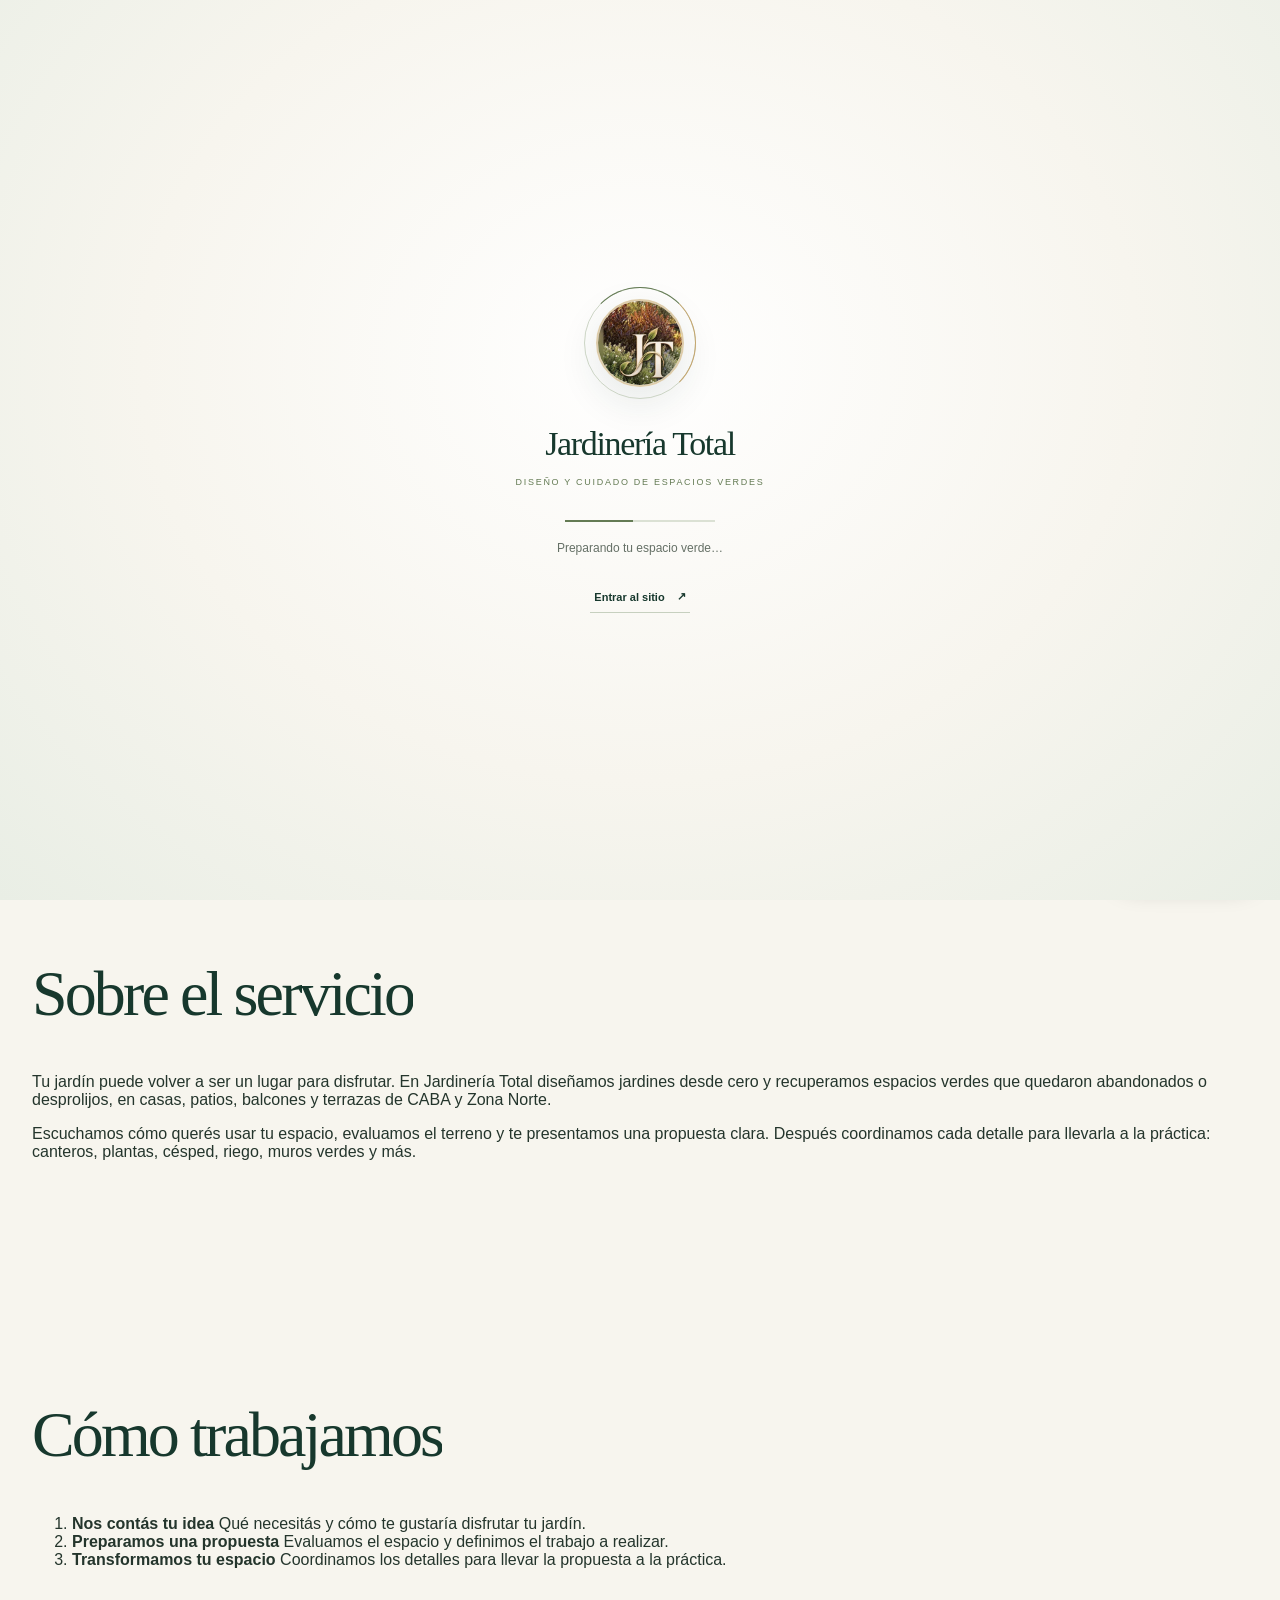
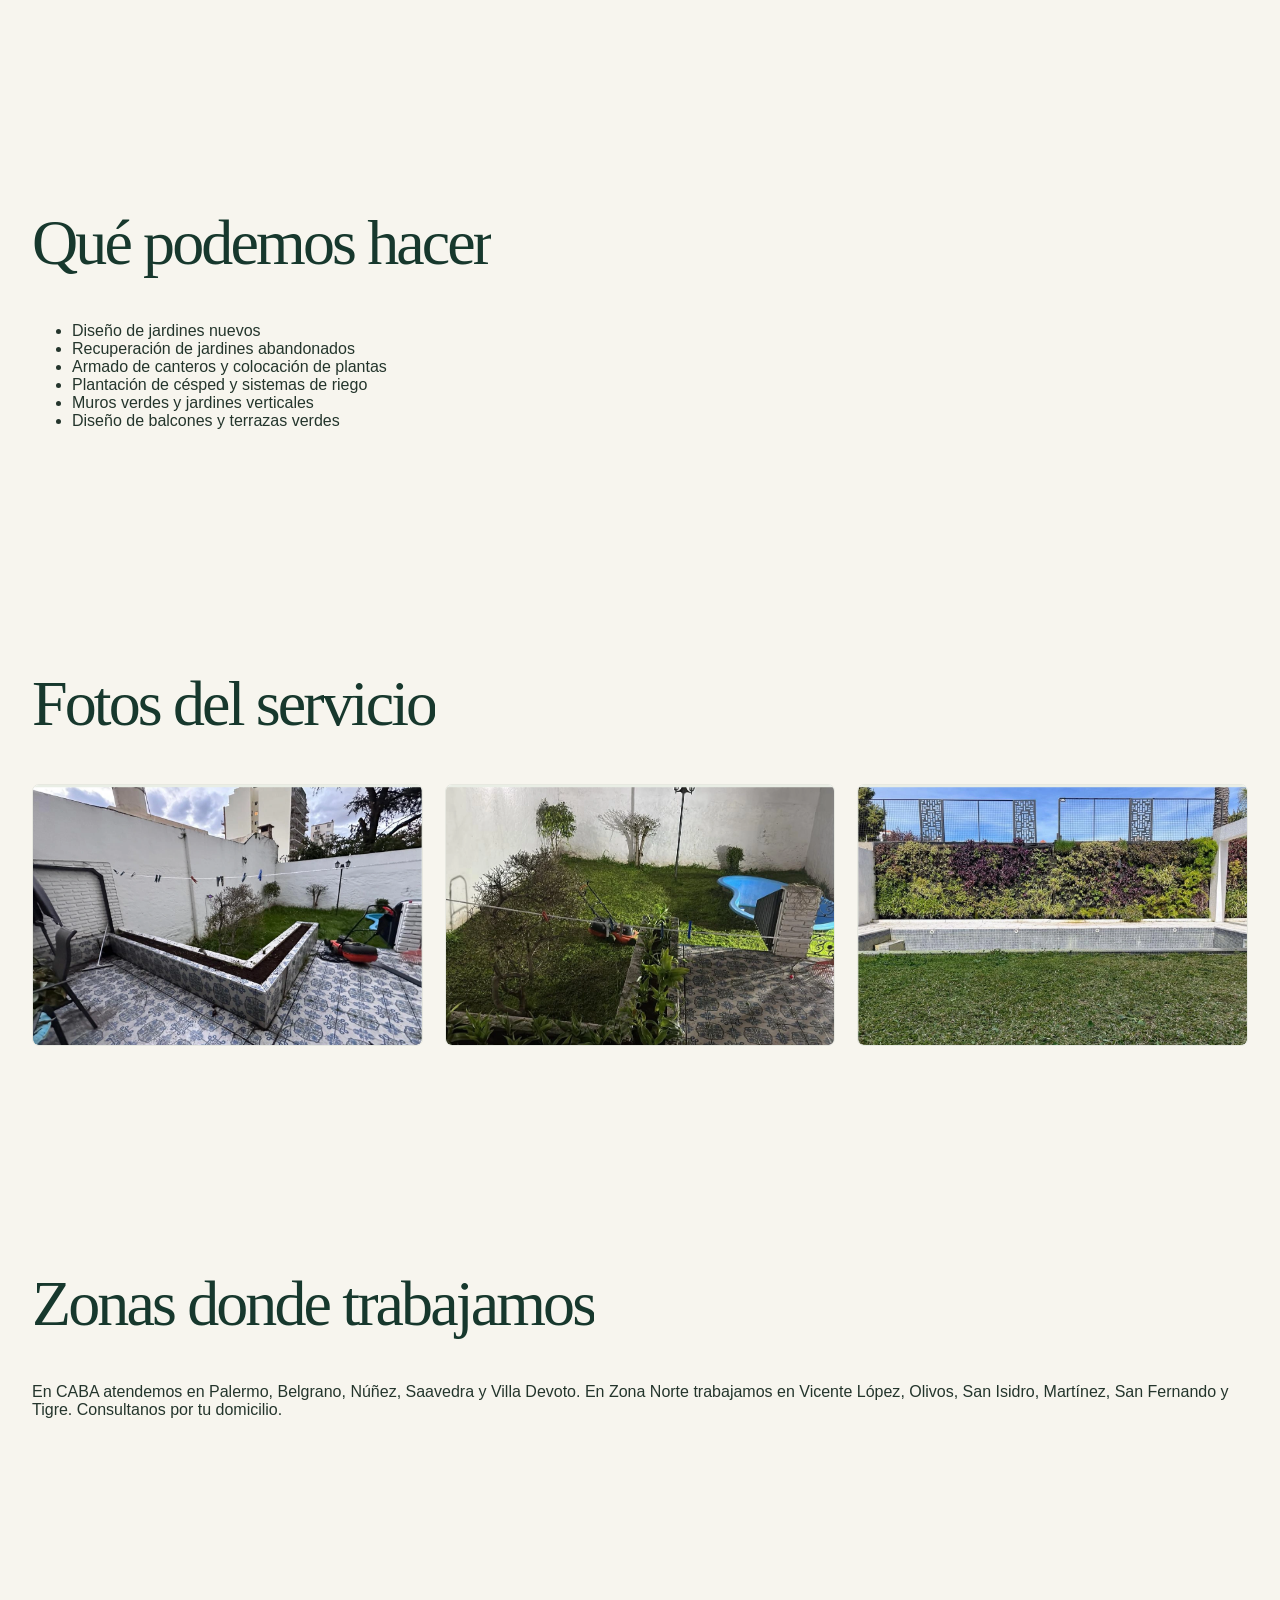
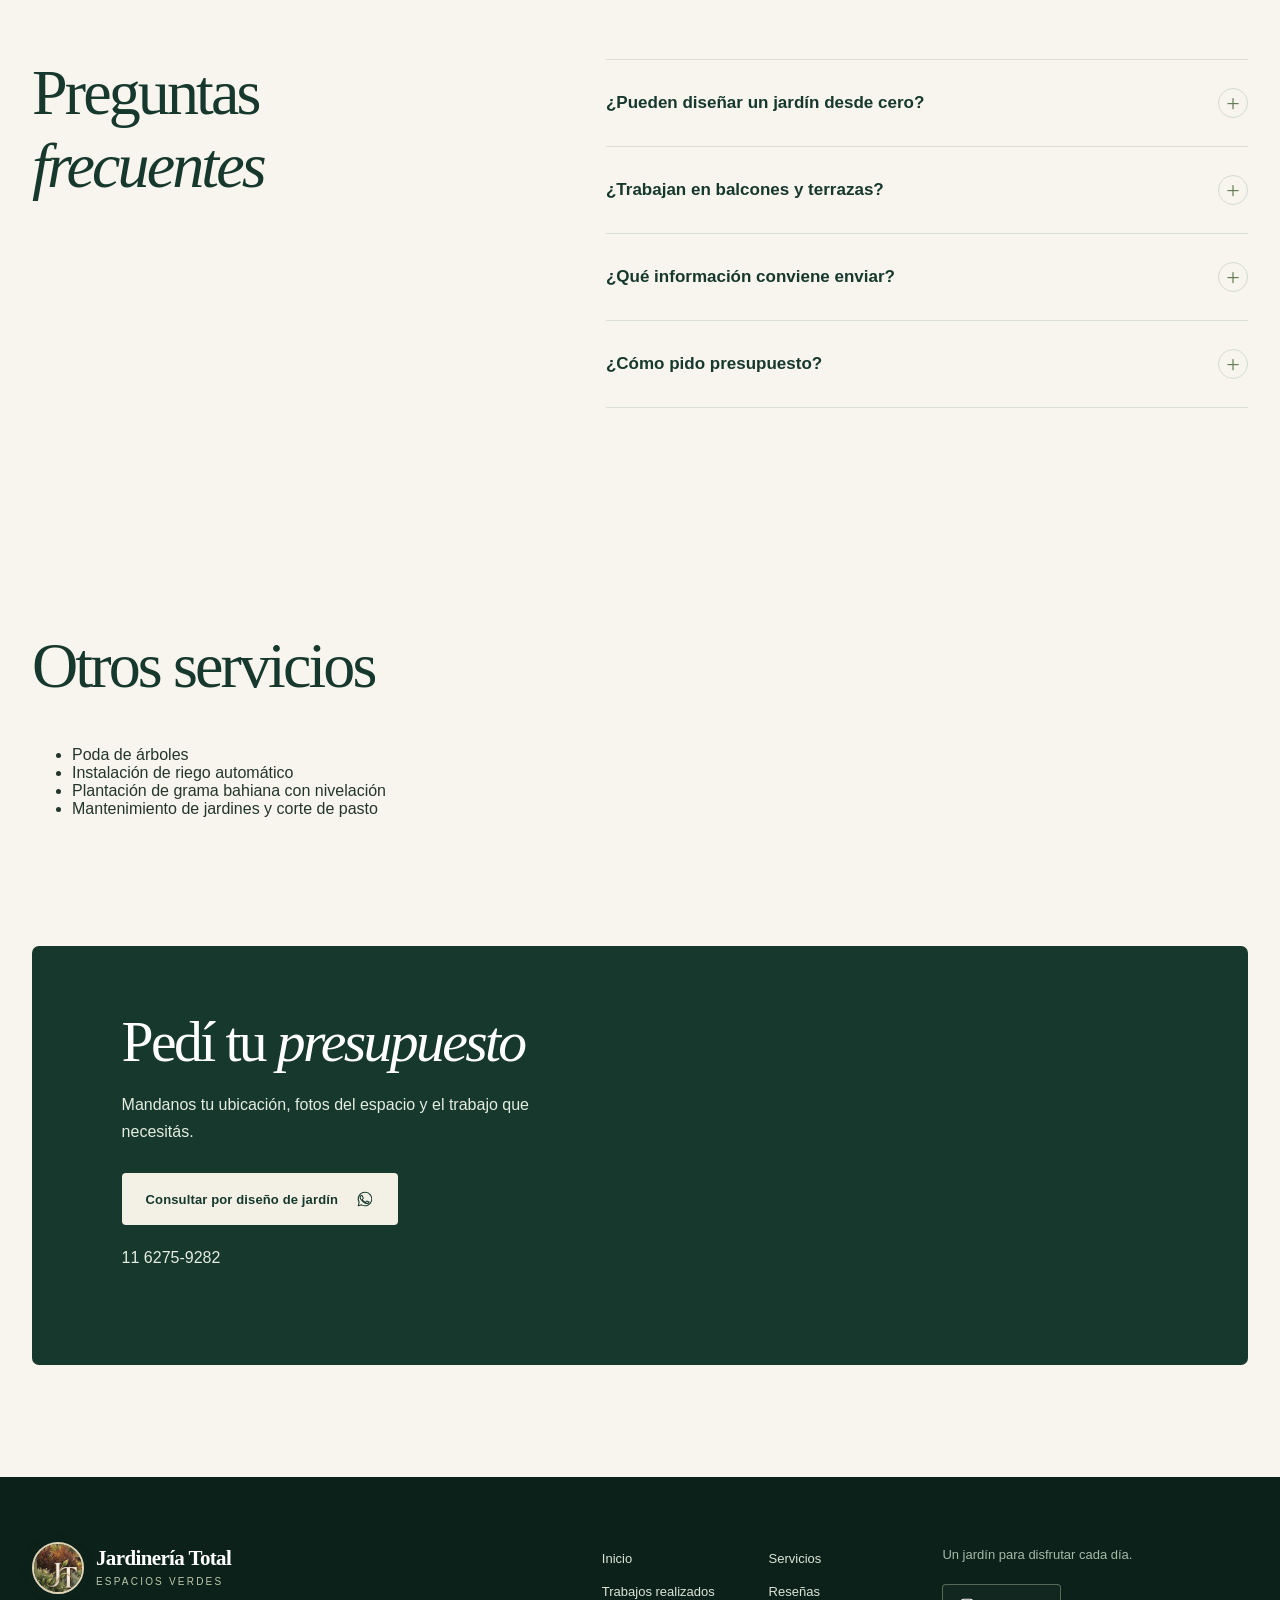
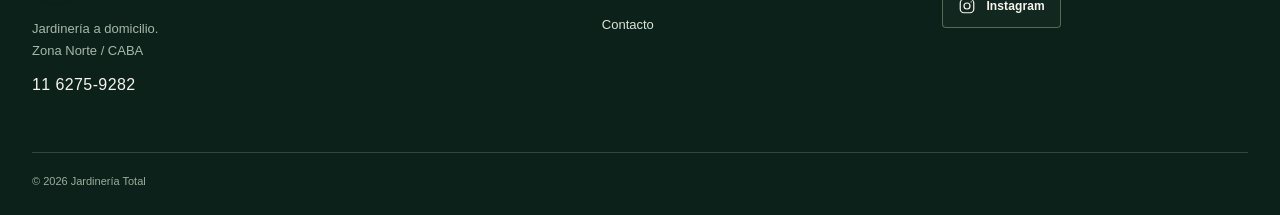
<file: diseno-de-jardines-zona-norte-caba.html>
<!doctype html>
<html lang="es-AR" data-motion="full">
<head>
<meta charset="utf-8">
<meta name="viewport" content="width=device-width, initial-scale=1">
<meta name="theme-color" content="#17382d">
<title>Diseño de jardines en Zona Norte y CABA | Jardinería Total</title>
<meta name="description" content="Diseño y recuperación de jardines, balcones y terrazas en CABA y Zona Norte. Transformamos tu espacio verde. Pedí tu presupuesto por WhatsApp.">
<link rel="canonical" href="https://www.jardineria-total.com/diseno-de-jardines-zona-norte-caba">
<meta name="robots" content="index,follow,max-image-preview:large">
<meta property="og:type" content="website">
<meta property="og:locale" content="es_AR">
<meta property="og:site_name" content="Jardinería Total">
<meta property="og:title" content="Diseño de jardines en Zona Norte y CABA | Jardinería Total">
<meta property="og:description" content="Diseño y recuperación de jardines, balcones y terrazas en CABA y Zona Norte. Transformamos tu espacio verde. Pedí tu presupuesto por WhatsApp.">
<meta property="og:url" content="https://www.jardineria-total.com/diseno-de-jardines-zona-norte-caba">
<meta property="og:image" content="https://www.jardineria-total.com/assets/trabajo-cantero-patio-antes.webp">
<meta property="og:image:alt" content="Cantero de un patio antes de plantar">
<meta name="twitter:card" content="summary_large_image">
<link rel="icon" href="/assets/favicon-192.png" type="image/png" sizes="192x192">
<link rel="apple-touch-icon" href="/assets/favicon-192.png">
<link rel="preload" as="image" href="/assets/trabajo-cantero-patio-antes.webp">
<link rel="stylesheet" href="/styles.css?v=servicios-grama-riego-20261029">
<script src="/boot.js?v=always-effects-20261027"></script>
<script src="/config.js?v=contacto-20261027" defer></script>
<script src="/script.js?v=paginas-seo-20261118" defer></script>
<script src="/motion.js?v=paginas-seo-20261118" defer></script>
<script src="/cinema.js?v=always-effects-20261027" defer></script>
<script type="application/ld+json">
{
  "@context": "https://schema.org",
  "@graph": [
    {
      "@type": "WebPage",
      "@id": "https://www.jardineria-total.com/diseno-de-jardines-zona-norte-caba#pagina",
      "url": "https://www.jardineria-total.com/diseno-de-jardines-zona-norte-caba",
      "name": "Diseño de jardines en Zona Norte y CABA | Jardinería Total",
      "description": "Diseño y recuperación de jardines, balcones y terrazas en CABA y Zona Norte. Transformamos tu espacio verde. Pedí tu presupuesto por WhatsApp.",
      "inLanguage": "es-AR",
      "isPartOf": {
        "@id": "https://www.jardineria-total.com/#sitio"
      },
      "about": {
        "@id": "https://www.jardineria-total.com/#servicio-diseno-recuperacion"
      },
      "publisher": {
        "@id": "https://www.jardineria-total.com/#negocio"
      },
      "primaryImageOfPage": {
        "@type": "ImageObject",
        "contentUrl": "https://www.jardineria-total.com/assets/trabajo-cantero-patio-antes.webp"
      }
    },
    {
      "@type": "Organization",
      "@id": "https://www.jardineria-total.com/#negocio",
      "name": "Jardinería Total",
      "url": "https://www.jardineria-total.com/",
      "telephone": "+541162759282"
    },
    {
      "@type": "Service",
      "@id": "https://www.jardineria-total.com/#servicio-diseno-recuperacion",
      "name": "Diseño y recuperación",
      "serviceType": "Diseño y recuperación",
      "description": "Diseñamos jardines y recuperamos espacios verdes para que vuelvas a disfrutarlos.",
      "url": "https://www.jardineria-total.com/diseno-de-jardines-zona-norte-caba",
      "provider": {
        "@id": "https://www.jardineria-total.com/#negocio"
      },
      "areaServed": [
        {
          "@type": "Place",
          "name": "Zona Norte del Gran Buenos Aires"
        },
        {
          "@type": "City",
          "name": "Ciudad Autónoma de Buenos Aires"
        },
        {
          "@type": "Place",
          "name": "Vicente López"
        },
        {
          "@type": "Place",
          "name": "Olivos"
        },
        {
          "@type": "Place",
          "name": "San Isidro"
        },
        {
          "@type": "Place",
          "name": "Martínez"
        },
        {
          "@type": "Place",
          "name": "San Fernando"
        },
        {
          "@type": "Place",
          "name": "Tigre"
        },
        {
          "@type": "Place",
          "name": "Belgrano"
        },
        {
          "@type": "Place",
          "name": "Palermo"
        },
        {
          "@type": "Place",
          "name": "Núñez"
        },
        {
          "@type": "Place",
          "name": "Saavedra"
        },
        {
          "@type": "Place",
          "name": "Villa Devoto"
        }
      ]
    }
  ]
}
</script>
</head>
<body>
<div class="site-loader" id="site-loader" aria-label="Cargando Jardinería Total">
  <div class="loader-content"><div class="loader-emblem"><span class="loader-orbit" aria-hidden="true"></span><img src="/assets/logo.webp" width="88" height="88" alt=""></div><p class="loader-name">Jardinería Total</p><p class="loader-tagline">DISEÑO Y CUIDADO DE ESPACIOS VERDES</p><div class="loader-track" aria-hidden="true"><span></span></div><p class="loader-status" role="status">Preparando tu espacio verde…</p><button class="loader-skip" type="button" id="loader-skip">Entrar al sitio <span aria-hidden="true">↗</span></button></div>
</div>
<a class="skip-link" href="#contenido">Ir al contenido</a>
<svg class="svg-defs" xmlns="http://www.w3.org/2000/svg" aria-hidden="true">
<symbol id="icon-leaf" viewBox="0 0 32 32"><path d="M26.8 4.8C15.9 5.3 7.3 8 5.4 17.1c-1 4.8 2.1 9.2 7 9.3C21.8 26.6 26 14.4 26.8 4.8Z"/><path d="M5.4 27.2c3.1-7.4 8.6-12.4 17.4-16.9"/></symbol>
<symbol id="icon-spark" viewBox="0 0 32 32"><path d="m16 3 2.8 10.2L29 16l-10.2 2.8L16 29l-2.8-10.2L3 16l10.2-2.8L16 3Z"/></symbol>
<symbol id="icon-lines" viewBox="0 0 32 32"><path d="M4 10h24M4 16h24M4 22h24"/><circle cx="11" cy="10" r="2.5"/><circle cx="21" cy="16" r="2.5"/><circle cx="13" cy="22" r="2.5"/></symbol>
<symbol id="icon-pin" viewBox="0 0 32 32"><path d="M25 13.2C25 20.1 16 28 16 28S7 20.1 7 13.2a9 9 0 1 1 18 0Z"/><circle cx="16" cy="13" r="3.2"/></symbol>
<symbol id="icon-instagram" viewBox="0 0 24 24"><rect x="3" y="3" width="18" height="18" rx="5"/><circle cx="12" cy="12" r="4"/><circle cx="17.5" cy="6.5" r=".8" fill="currentColor" stroke="none"/></symbol>
<symbol id="icon-arrow" viewBox="0 0 24 24"><path d="M4 12h15m-6-6 6 6-6 6"/></symbol>
<symbol id="icon-whatsapp" viewBox="0 0 32 32"><path d="M16 4a12 12 0 0 0-10.4 18L4 28l6.2-1.6A12 12 0 1 0 16 4Z"/><path d="M11.1 10.4c-.4-.9-.8-.9-1.2-.9-.3 0-.7 0-1 .4-.4.5-1.4 1.4-1.4 3.3s1.4 3.7 1.6 4c.2.2 2.7 4.3 6.7 5.8 3.3 1.3 4 .9 4.7.8.7-.1 2.3-1 2.6-2 .3-1-.3-1-.9-.6l-2.6-1.3c-.4-.2-.7-.3-1 .2l-1.3 1.6c-.2.3-.5.3-.9.1-1.1-.6-2.1-1.2-3-2-1-.9-1.7-2-2-2.5-.2-.4 0-.7.2-.9l.8-.9c.2-.3.3-.5.4-.8.1-.2 0-.5-.1-.8l-1.1-2.6Z"/></symbol>
</svg>
<header class="site-header"><div class="shell header-inner">
<a class="brand" href="/#inicio" aria-label="Jardinería Total, ir al inicio"><img src="/assets/logo.webp" width="52" height="52" alt="Monograma JT de Jardinería Total"><span><strong>Jardinería Total</strong><small>Espacios verdes</small></span></a>
<button class="menu-toggle" type="button" aria-expanded="false" aria-controls="primary-nav" aria-label="Abrir menú"><span></span><span></span><span></span></button>
<nav class="nav" id="primary-nav" aria-label="Navegación principal"><a href="/#inicio">Inicio</a><a href="/#servicios">Servicios</a><a href="/#trabajos">Trabajos</a><a href="/#resenas">Reseñas</a><a href="/#contacto">Contacto</a><a class="button button-small" href="#presupuesto">Pedir presupuesto <svg><use href="#icon-arrow"/></svg></a></nav>
</div><div class="reading-progress" aria-hidden="true"><span></span></div></header>
<main id="contenido">
<section class="hero" id="inicio" aria-labelledby="hero-title"><img class="hero-image" src="/assets/trabajo-cantero-patio-antes.webp" width="1280" height="960" fetchpriority="high" decoding="async" alt="" aria-hidden="true"><div class="hero-shade"></div><div class="shell hero-content"><h1 id="hero-title">Diseño y recuperación de jardines<br><em>en Zona Norte y CABA</em></h1><p class="hero-copy">Diseñamos jardines y recuperamos espacios verdes para que vuelvas a disfrutarlos.</p><div class="hero-actions"><a class="button button-light" href="https://wa.me/5491162759282?text=Hola%2C%20Jardiner%C3%ADa%20Total.%20Quiero%20consultar%20por%20dise%C3%B1o%20y%20recuperaci%C3%B3n%20de%20jardines.">Consultar por diseño de jardín <svg aria-hidden="true"><use href="#icon-whatsapp"/></svg></a><a class="button button-outline" href="/#servicios">Ver todos los servicios</a></div></div></section>
<section class="section services-section"><div class="shell"><div class="section-heading"><div><h2>Sobre el servicio</h2></div></div><p>Tu jardín puede volver a ser un lugar para disfrutar. En Jardinería Total diseñamos jardines desde cero y recuperamos espacios verdes que quedaron abandonados o desprolijos, en casas, patios, balcones y terrazas de CABA y Zona Norte.</p>
<p>Escuchamos cómo querés usar tu espacio, evaluamos el terreno y te presentamos una propuesta clara. Después coordinamos cada detalle para llevarla a la práctica: canteros, plantas, césped, riego, muros verdes y más.</p>
</div></section>
<section class="section process-section"><div class="shell"><div class="section-heading"><div><h2>Cómo trabajamos</h2></div></div><ol><li><strong>Nos contás tu idea</strong> Qué necesitás y cómo te gustaría disfrutar tu jardín.</li><li><strong>Preparamos una propuesta</strong> Evaluamos el espacio y definimos el trabajo a realizar.</li><li><strong>Transformamos tu espacio</strong> Coordinamos los detalles para llevar la propuesta a la práctica.</li></ol></div></section>
<section class="section process-section"><div class="shell"><div class="section-heading"><div><h2>Qué podemos hacer</h2></div></div><ul><li>Diseño de jardines nuevos</li><li>Recuperación de jardines abandonados</li><li>Armado de canteros y colocación de plantas</li><li>Plantación de césped y sistemas de riego</li><li>Muros verdes y jardines verticales</li><li>Diseño de balcones y terrazas verdes</li></ul></div></section>
<section class="section services-section"><div class="shell"><div class="section-heading"><div><h2>Fotos del servicio</h2></div></div><div class="service-grid"><div class="service-card"><div class="service-image"><img src="/assets/trabajo-cantero-patio-antes.webp" width="1280" height="960" loading="lazy" decoding="async" alt="Cantero de un patio antes de plantar"></div></div><div class="service-card"><div class="service-image"><img src="/assets/trabajo-cantero-patio-despues.webp" width="1280" height="720" loading="lazy" decoding="async" alt="Cantero del mismo patio con la plantación terminada"></div></div><div class="service-card"><div class="service-image"><img src="/assets/trabajo-jardin-vertical-despues.webp" width="1280" height="960" loading="lazy" decoding="async" alt="Jardín vertical recuperado junto a una pileta"></div></div></div></div></section>
<section class="section process-section"><div class="shell"><div class="section-heading"><div><h2>Zonas donde trabajamos</h2></div></div><p>En CABA atendemos en <a href="/jardineria-en-palermo">Palermo</a>, <a href="/jardineria-en-belgrano">Belgrano</a>, <a href="/jardineria-en-nunez">Núñez</a>, Saavedra y Villa Devoto. En Zona Norte trabajamos en <a href="/jardineria-en-vicente-lopez">Vicente López</a>, Olivos, <a href="/jardineria-en-san-isidro">San Isidro</a>, Martínez, San Fernando y <a href="/jardineria-en-tigre">Tigre</a>. Consultanos por tu domicilio.</p></div></section>
<section class="section faq-section" aria-labelledby="faq-title"><div class="shell faq-layout"><div><h2 id="faq-title">Preguntas<br><em>frecuentes</em></h2></div><div class="faq-list"><details><summary>¿Pueden diseñar un jardín desde cero?<span aria-hidden="true">+</span></summary><p>Sí. Contanos tu idea y las características del espacio y evaluamos una propuesta.</p></details>
<details><summary>¿Trabajan en balcones y terrazas?<span aria-hidden="true">+</span></summary><p>Sí, diseñamos, recuperamos y mantenemos jardines, balcones y terrazas.</p></details>
<details><summary>¿Qué información conviene enviar?<span aria-hidden="true">+</span></summary><p>Ubicación, medidas aproximadas, fotos y el tipo de servicio que buscás.</p></details>
<details><summary>¿Cómo pido presupuesto?<span aria-hidden="true">+</span></summary><p>Por WhatsApp al <a href="https://wa.me/5491162759282">11 6275-9282</a>.</p></details>
</div></div></section>
<section class="section services-section"><div class="shell"><div class="section-heading"><div><h2>Otros servicios</h2></div></div><ul><li><a href="/poda-de-arboles-zona-norte-caba">Poda de árboles</a></li><li><a href="/riego-automatico-zona-norte-caba">Instalación de riego automático</a></li><li><a href="/grama-bahiana-zona-norte-caba">Plantación de grama bahiana con nivelación</a></li><li><a href="/mantenimiento-de-jardines-zona-norte-caba">Mantenimiento de jardines y corte de pasto</a></li></ul></div></section>
<section class="section area-section" id="presupuesto" aria-labelledby="contact-title"><div class="shell area-card"><div><h2 id="contact-title">Pedí tu <em>presupuesto</em></h2><p>Mandanos tu ubicación, fotos del espacio y el trabajo que necesitás.</p><a class="button button-light" href="https://wa.me/5491162759282?text=Hola%2C%20Jardiner%C3%ADa%20Total.%20Quiero%20consultar%20por%20dise%C3%B1o%20y%20recuperaci%C3%B3n%20de%20jardines.">Consultar por diseño de jardín <svg aria-hidden="true"><use href="#icon-whatsapp"/></svg></a> <p><a href="tel:+541162759282">11 6275-9282</a></p></div></div></section>
</main>
<footer class="footer"><div class="shell footer-main"><div><a class="brand footer-brand" href="/#inicio"><img src="/assets/logo.webp" width="48" height="48" alt=""><span><strong>Jardinería Total</strong><small>Espacios verdes</small></span></a><p>Jardinería a domicilio.<br>Zona Norte / CABA</p><a class="footer-phone" href="tel:+541162759282">11 6275-9282</a></div><nav aria-label="Navegación del pie de página"><a href="/#inicio">Inicio</a><a href="/#servicios">Servicios</a><a href="/#trabajos">Trabajos realizados</a><a href="/#resenas">Reseñas</a><a href="/#contacto">Contacto</a></nav><div class="footer-end"><p>Un jardín para disfrutar cada día.</p><div id="social-links" class="social-links"></div></div></div><div class="shell footer-bottom"><span>© <span id="year"></span> Jardinería Total</span></div></footer>
<a class="back-to-top" href="#inicio" aria-label="Volver al inicio" hidden><span aria-hidden="true">↑</span></a>
<button class="whatsapp-float" id="whatsapp-float" type="button" aria-label="Consultar por WhatsApp"><svg><use href="#icon-whatsapp"/></svg><span>Consultanos</span></button>
<dialog class="notice-dialog" id="demo-dialog" aria-labelledby="demo-title"><button class="dialog-close" type="button" data-close-dialog aria-label="Cerrar aviso">×</button><span class="dialog-icon"><svg><use href="#icon-leaf"/></svg></span><h2 id="demo-title">Contactanos</h2><p>Podés llamarnos al <a href="tel:+541162759282">11 6275-9282</a> para consultar por nuestros servicios en Zona Norte y CABA.</p><button class="button button-dialog" type="button" data-close-dialog>Entendido</button></dialog>
</body></html>
</file>
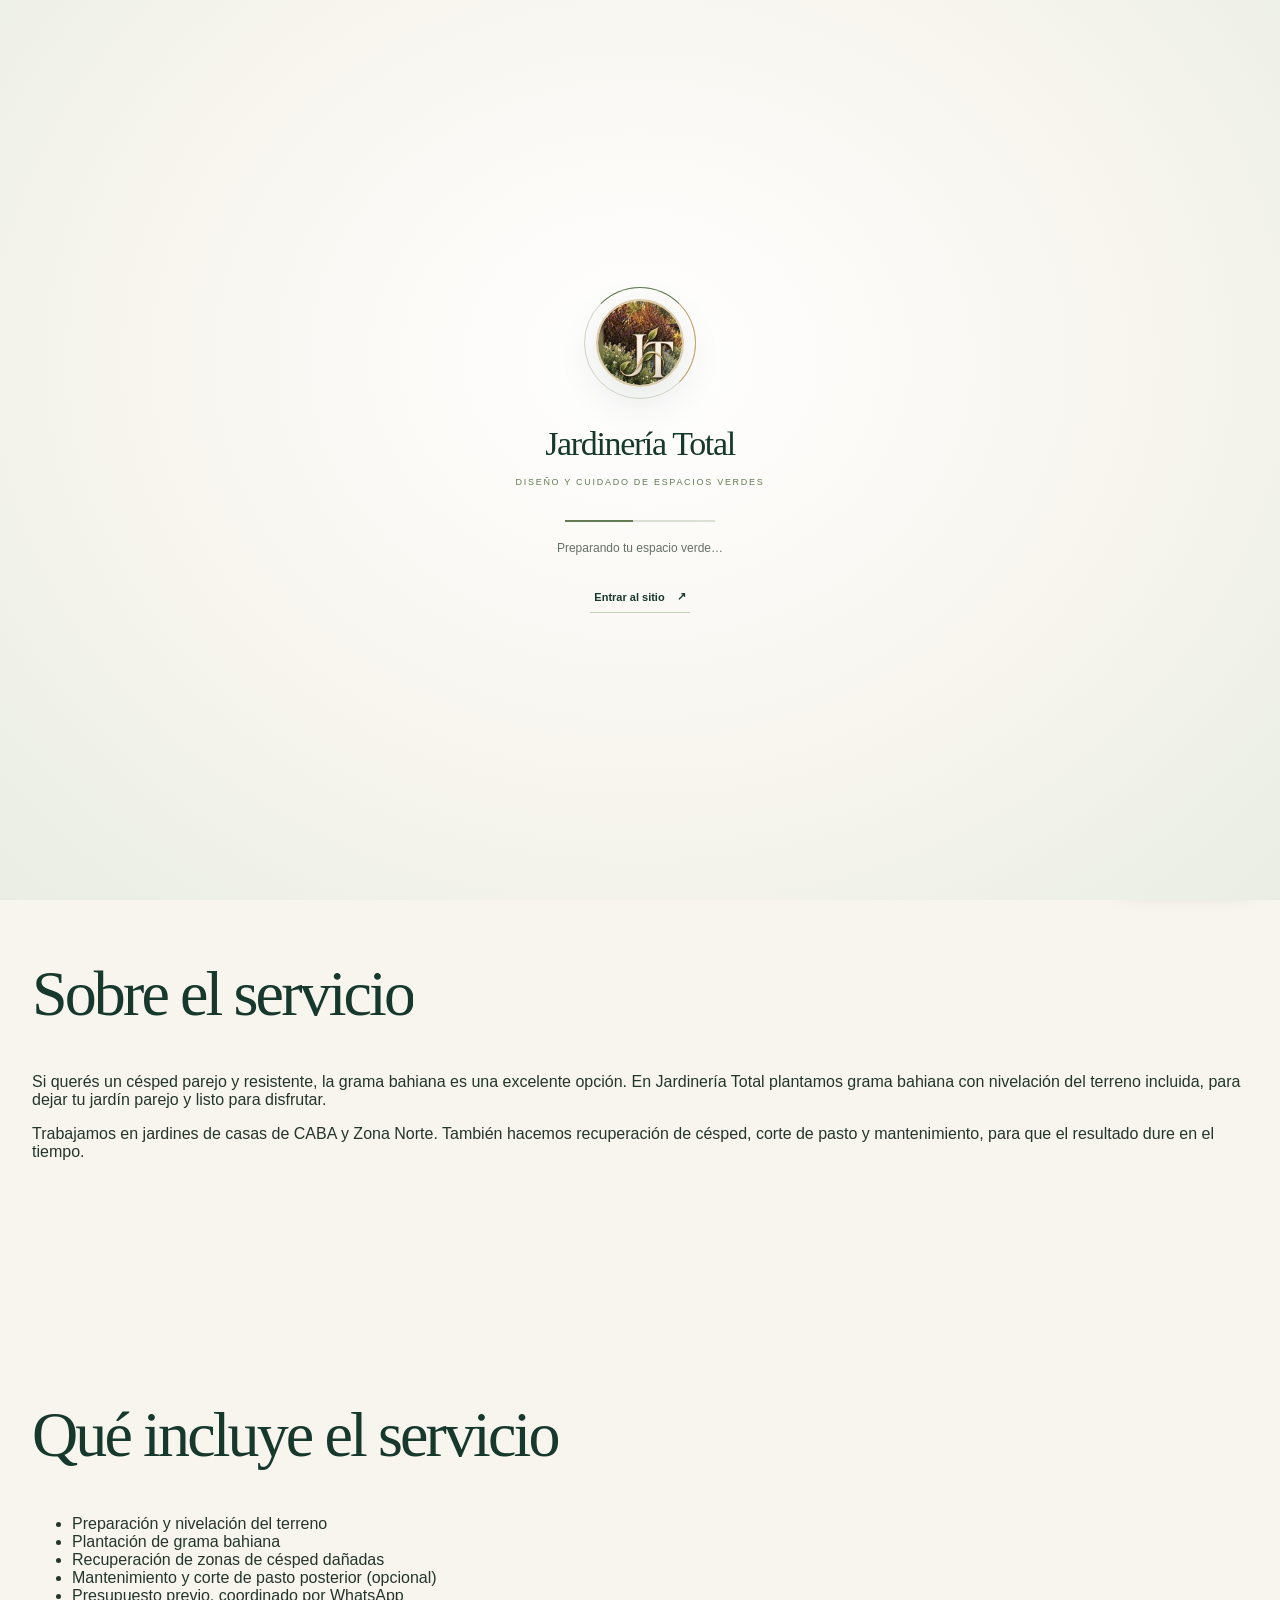
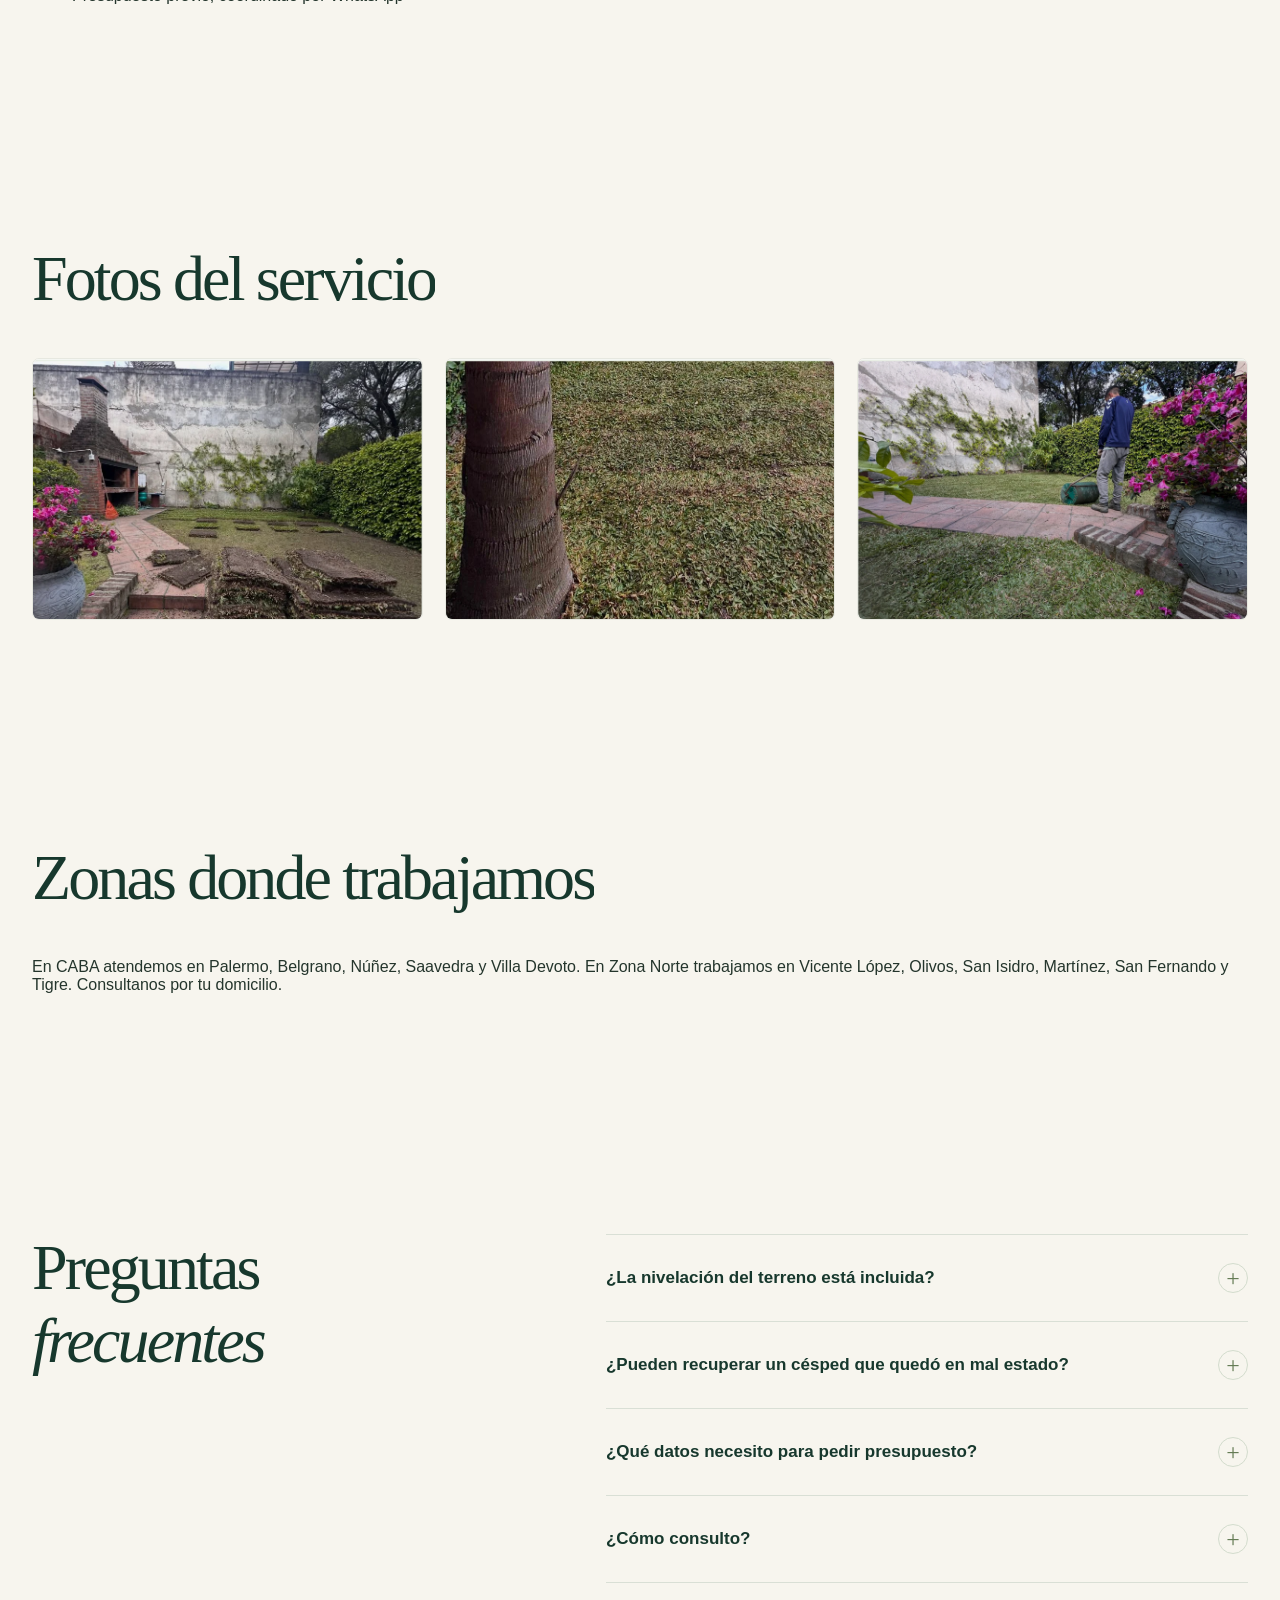
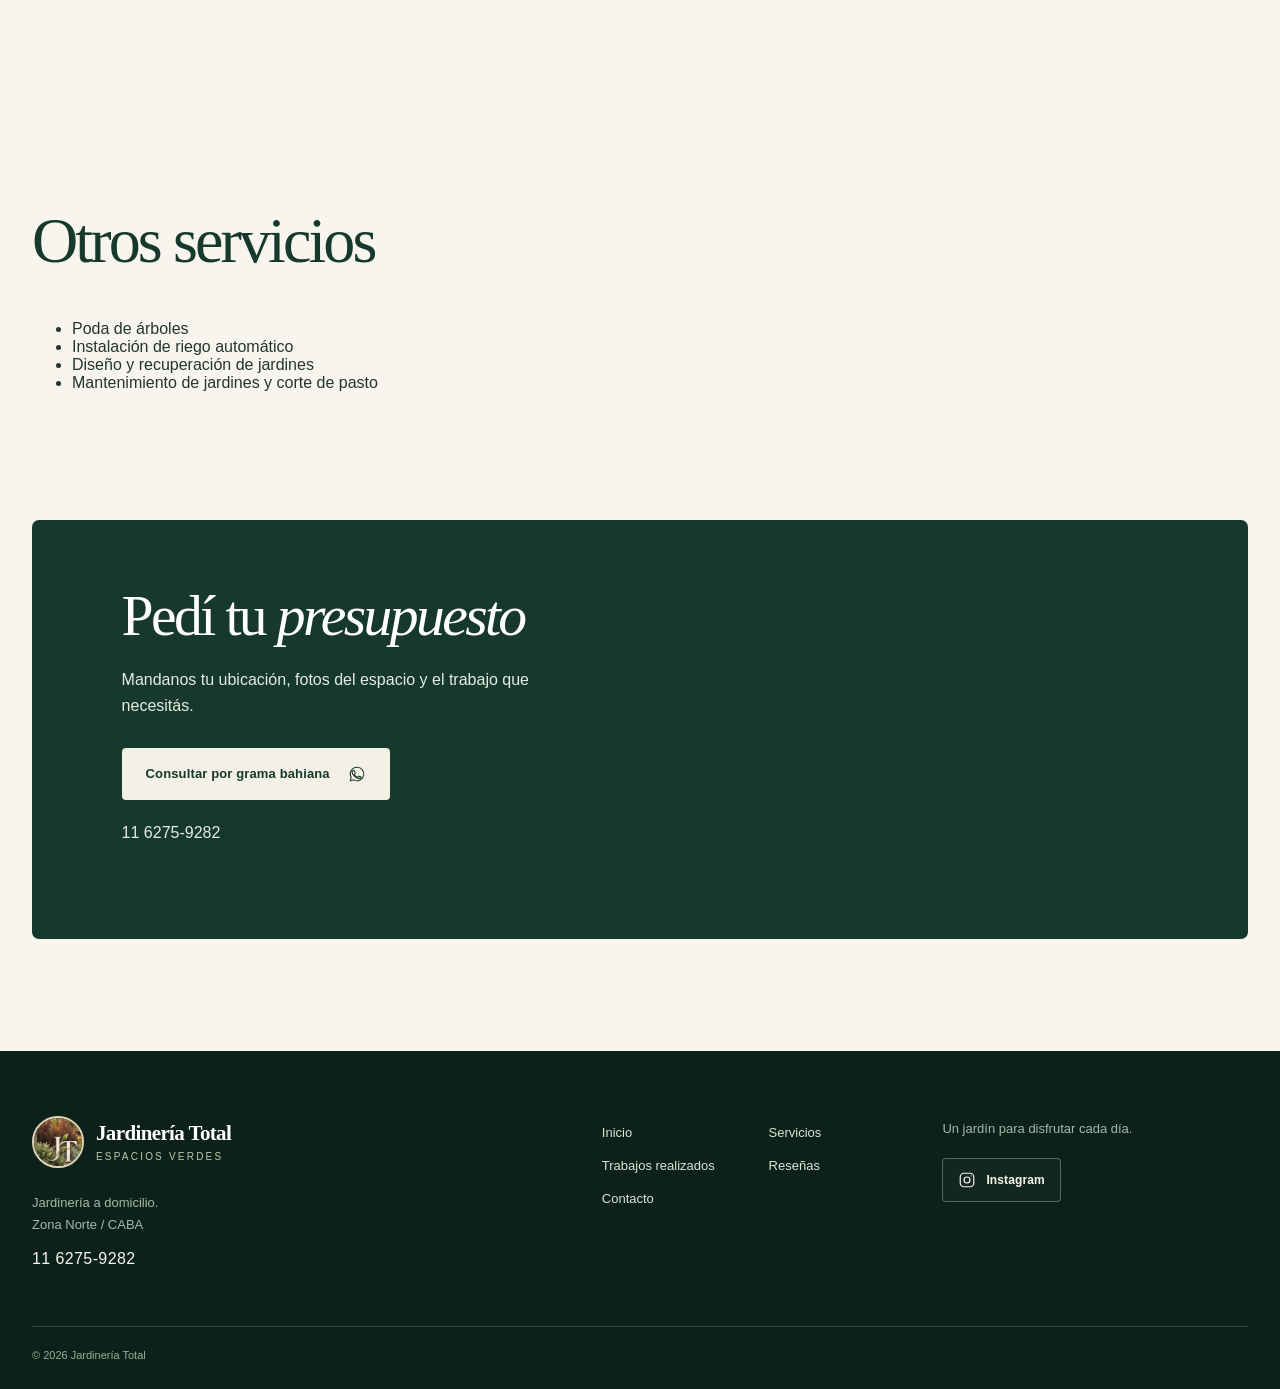
<file: grama-bahiana-zona-norte-caba.html>
<!doctype html>
<html lang="es-AR" data-motion="full">
<head>
<meta charset="utf-8">
<meta name="viewport" content="width=device-width, initial-scale=1">
<meta name="theme-color" content="#17382d">
<title>Plantación de grama bahiana en Zona Norte y CABA | Jardinería Total</title>
<meta name="description" content="Plantación de grama bahiana con nivelación del terreno incluida en CABA y Zona Norte. Césped parejo y listo para disfrutar. Pedí presupuesto.">
<link rel="canonical" href="https://www.jardineria-total.com/grama-bahiana-zona-norte-caba">
<meta name="robots" content="index,follow,max-image-preview:large">
<meta property="og:type" content="website">
<meta property="og:locale" content="es_AR">
<meta property="og:site_name" content="Jardinería Total">
<meta property="og:title" content="Plantación de grama bahiana en Zona Norte y CABA | Jardinería Total">
<meta property="og:description" content="Plantación de grama bahiana con nivelación del terreno incluida en CABA y Zona Norte. Césped parejo y listo para disfrutar. Pedí presupuesto.">
<meta property="og:url" content="https://www.jardineria-total.com/grama-bahiana-zona-norte-caba">
<meta property="og:image" content="https://www.jardineria-total.com/assets/cesped-colocacion.webp">
<meta property="og:image:alt" content="Preparación del jardín y rollos de césped para plantar">
<meta name="twitter:card" content="summary_large_image">
<link rel="icon" href="/assets/favicon-192.png" type="image/png" sizes="192x192">
<link rel="apple-touch-icon" href="/assets/favicon-192.png">
<link rel="preload" as="image" href="/assets/cesped-colocacion.webp">
<link rel="stylesheet" href="/styles.css?v=servicios-grama-riego-20261029">
<script src="/boot.js?v=always-effects-20261027"></script>
<script src="/config.js?v=contacto-20261027" defer></script>
<script src="/script.js?v=paginas-seo-20261118" defer></script>
<script src="/motion.js?v=paginas-seo-20261118" defer></script>
<script src="/cinema.js?v=always-effects-20261027" defer></script>
<script type="application/ld+json">
{
  "@context": "https://schema.org",
  "@graph": [
    {
      "@type": "WebPage",
      "@id": "https://www.jardineria-total.com/grama-bahiana-zona-norte-caba#pagina",
      "url": "https://www.jardineria-total.com/grama-bahiana-zona-norte-caba",
      "name": "Plantación de grama bahiana en Zona Norte y CABA | Jardinería Total",
      "description": "Plantación de grama bahiana con nivelación del terreno incluida en CABA y Zona Norte. Césped parejo y listo para disfrutar. Pedí presupuesto.",
      "inLanguage": "es-AR",
      "isPartOf": {
        "@id": "https://www.jardineria-total.com/#sitio"
      },
      "about": {
        "@id": "https://www.jardineria-total.com/#servicio-grama-bahiana"
      },
      "publisher": {
        "@id": "https://www.jardineria-total.com/#negocio"
      },
      "primaryImageOfPage": {
        "@type": "ImageObject",
        "contentUrl": "https://www.jardineria-total.com/assets/cesped-colocacion.webp"
      }
    },
    {
      "@type": "Organization",
      "@id": "https://www.jardineria-total.com/#negocio",
      "name": "Jardinería Total",
      "url": "https://www.jardineria-total.com/",
      "telephone": "+541162759282"
    },
    {
      "@type": "Service",
      "@id": "https://www.jardineria-total.com/#servicio-grama-bahiana",
      "name": "Plantación de grama bahiana",
      "serviceType": "Plantación de grama bahiana",
      "description": "Plantación de grama bahiana con nivelación del terreno incluida, para dejar tu jardín parejo y listo para disfrutar.",
      "url": "https://www.jardineria-total.com/grama-bahiana-zona-norte-caba",
      "provider": {
        "@id": "https://www.jardineria-total.com/#negocio"
      },
      "areaServed": [
        {
          "@type": "Place",
          "name": "Zona Norte del Gran Buenos Aires"
        },
        {
          "@type": "City",
          "name": "Ciudad Autónoma de Buenos Aires"
        },
        {
          "@type": "Place",
          "name": "Vicente López"
        },
        {
          "@type": "Place",
          "name": "Olivos"
        },
        {
          "@type": "Place",
          "name": "San Isidro"
        },
        {
          "@type": "Place",
          "name": "Martínez"
        },
        {
          "@type": "Place",
          "name": "San Fernando"
        },
        {
          "@type": "Place",
          "name": "Tigre"
        },
        {
          "@type": "Place",
          "name": "Belgrano"
        },
        {
          "@type": "Place",
          "name": "Palermo"
        },
        {
          "@type": "Place",
          "name": "Núñez"
        },
        {
          "@type": "Place",
          "name": "Saavedra"
        },
        {
          "@type": "Place",
          "name": "Villa Devoto"
        }
      ]
    }
  ]
}
</script>
</head>
<body>
<div class="site-loader" id="site-loader" aria-label="Cargando Jardinería Total">
  <div class="loader-content"><div class="loader-emblem"><span class="loader-orbit" aria-hidden="true"></span><img src="/assets/logo.webp" width="88" height="88" alt=""></div><p class="loader-name">Jardinería Total</p><p class="loader-tagline">DISEÑO Y CUIDADO DE ESPACIOS VERDES</p><div class="loader-track" aria-hidden="true"><span></span></div><p class="loader-status" role="status">Preparando tu espacio verde…</p><button class="loader-skip" type="button" id="loader-skip">Entrar al sitio <span aria-hidden="true">↗</span></button></div>
</div>
<a class="skip-link" href="#contenido">Ir al contenido</a>
<svg class="svg-defs" xmlns="http://www.w3.org/2000/svg" aria-hidden="true">
<symbol id="icon-leaf" viewBox="0 0 32 32"><path d="M26.8 4.8C15.9 5.3 7.3 8 5.4 17.1c-1 4.8 2.1 9.2 7 9.3C21.8 26.6 26 14.4 26.8 4.8Z"/><path d="M5.4 27.2c3.1-7.4 8.6-12.4 17.4-16.9"/></symbol>
<symbol id="icon-spark" viewBox="0 0 32 32"><path d="m16 3 2.8 10.2L29 16l-10.2 2.8L16 29l-2.8-10.2L3 16l10.2-2.8L16 3Z"/></symbol>
<symbol id="icon-lines" viewBox="0 0 32 32"><path d="M4 10h24M4 16h24M4 22h24"/><circle cx="11" cy="10" r="2.5"/><circle cx="21" cy="16" r="2.5"/><circle cx="13" cy="22" r="2.5"/></symbol>
<symbol id="icon-pin" viewBox="0 0 32 32"><path d="M25 13.2C25 20.1 16 28 16 28S7 20.1 7 13.2a9 9 0 1 1 18 0Z"/><circle cx="16" cy="13" r="3.2"/></symbol>
<symbol id="icon-instagram" viewBox="0 0 24 24"><rect x="3" y="3" width="18" height="18" rx="5"/><circle cx="12" cy="12" r="4"/><circle cx="17.5" cy="6.5" r=".8" fill="currentColor" stroke="none"/></symbol>
<symbol id="icon-arrow" viewBox="0 0 24 24"><path d="M4 12h15m-6-6 6 6-6 6"/></symbol>
<symbol id="icon-whatsapp" viewBox="0 0 32 32"><path d="M16 4a12 12 0 0 0-10.4 18L4 28l6.2-1.6A12 12 0 1 0 16 4Z"/><path d="M11.1 10.4c-.4-.9-.8-.9-1.2-.9-.3 0-.7 0-1 .4-.4.5-1.4 1.4-1.4 3.3s1.4 3.7 1.6 4c.2.2 2.7 4.3 6.7 5.8 3.3 1.3 4 .9 4.7.8.7-.1 2.3-1 2.6-2 .3-1-.3-1-.9-.6l-2.6-1.3c-.4-.2-.7-.3-1 .2l-1.3 1.6c-.2.3-.5.3-.9.1-1.1-.6-2.1-1.2-3-2-1-.9-1.7-2-2-2.5-.2-.4 0-.7.2-.9l.8-.9c.2-.3.3-.5.4-.8.1-.2 0-.5-.1-.8l-1.1-2.6Z"/></symbol>
</svg>
<header class="site-header"><div class="shell header-inner">
<a class="brand" href="/#inicio" aria-label="Jardinería Total, ir al inicio"><img src="/assets/logo.webp" width="52" height="52" alt="Monograma JT de Jardinería Total"><span><strong>Jardinería Total</strong><small>Espacios verdes</small></span></a>
<button class="menu-toggle" type="button" aria-expanded="false" aria-controls="primary-nav" aria-label="Abrir menú"><span></span><span></span><span></span></button>
<nav class="nav" id="primary-nav" aria-label="Navegación principal"><a href="/#inicio">Inicio</a><a href="/#servicios">Servicios</a><a href="/#trabajos">Trabajos</a><a href="/#resenas">Reseñas</a><a href="/#contacto">Contacto</a><a class="button button-small" href="#presupuesto">Pedir presupuesto <svg><use href="#icon-arrow"/></svg></a></nav>
</div><div class="reading-progress" aria-hidden="true"><span></span></div></header>
<main id="contenido">
<section class="hero" id="inicio" aria-labelledby="hero-title"><img class="hero-image" src="/assets/cesped-colocacion.webp" width="873" height="697" fetchpriority="high" decoding="async" alt="" aria-hidden="true"><div class="hero-shade"></div><div class="shell hero-content"><h1 id="hero-title">Plantación de grama bahiana con nivelación<br><em>en Zona Norte y CABA</em></h1><p class="hero-copy">Plantación de grama bahiana con nivelación del terreno incluida, para dejar tu jardín parejo y listo para disfrutar.</p><div class="hero-actions"><a class="button button-light" href="https://wa.me/5491162759282?text=Hola%2C%20Jardiner%C3%ADa%20Total.%20Quiero%20consultar%20por%20plantaci%C3%B3n%20de%20grama%20bahiana%20con%20nivelaci%C3%B3n.">Consultar por grama bahiana <svg aria-hidden="true"><use href="#icon-whatsapp"/></svg></a><a class="button button-outline" href="/#servicios">Ver todos los servicios</a></div></div></section>
<section class="section services-section"><div class="shell"><div class="section-heading"><div><h2>Sobre el servicio</h2></div></div><p>Si querés un césped parejo y resistente, la grama bahiana es una excelente opción. En Jardinería Total plantamos grama bahiana con nivelación del terreno incluida, para dejar tu jardín parejo y listo para disfrutar.</p>
<p>Trabajamos en jardines de casas de CABA y Zona Norte. También hacemos recuperación de césped, corte de pasto y mantenimiento, para que el resultado dure en el tiempo.</p>
</div></section>
<section class="section process-section"><div class="shell"><div class="section-heading"><div><h2>Qué incluye el servicio</h2></div></div><ul><li>Preparación y nivelación del terreno</li><li>Plantación de grama bahiana</li><li>Recuperación de zonas de césped dañadas</li><li>Mantenimiento y corte de pasto posterior (opcional)</li><li>Presupuesto previo, coordinado por WhatsApp</li></ul></div></section>
<section class="section services-section"><div class="shell"><div class="section-heading"><div><h2>Fotos del servicio</h2></div></div><div class="service-grid"><div class="service-card"><div class="service-image"><img src="/assets/cesped-colocacion.webp" width="873" height="697" loading="lazy" decoding="async" alt="Preparación del jardín y rollos de césped para plantar"></div></div><div class="service-card"><div class="service-image"><img src="/assets/trabajo-cesped-palmera-despues.webp" width="1103" height="1280" loading="lazy" decoding="async" alt="Césped colocado junto a una palmera"></div></div><div class="service-card"><div class="service-image"><img src="/assets/cesped-terminacion.webp" width="1800" height="1350" loading="lazy" decoding="async" alt="Trabajo de terminación sobre el césped del jardín"></div></div></div></div></section>
<section class="section process-section"><div class="shell"><div class="section-heading"><div><h2>Zonas donde trabajamos</h2></div></div><p>En CABA atendemos en <a href="/jardineria-en-palermo">Palermo</a>, <a href="/jardineria-en-belgrano">Belgrano</a>, <a href="/jardineria-en-nunez">Núñez</a>, Saavedra y Villa Devoto. En Zona Norte trabajamos en <a href="/jardineria-en-vicente-lopez">Vicente López</a>, Olivos, <a href="/jardineria-en-san-isidro">San Isidro</a>, Martínez, San Fernando y <a href="/jardineria-en-tigre">Tigre</a>. Consultanos por tu domicilio.</p></div></section>
<section class="section faq-section" aria-labelledby="faq-title"><div class="shell faq-layout"><div><h2 id="faq-title">Preguntas<br><em>frecuentes</em></h2></div><div class="faq-list"><details><summary>¿La nivelación del terreno está incluida?<span aria-hidden="true">+</span></summary><p>Sí, el servicio de plantación incluye la nivelación del terreno.</p></details>
<details><summary>¿Pueden recuperar un césped que quedó en mal estado?<span aria-hidden="true">+</span></summary><p>Sí, hacemos recuperación de césped. Mandanos fotos para evaluar el caso.</p></details>
<details><summary>¿Qué datos necesito para pedir presupuesto?<span aria-hidden="true">+</span></summary><p>Ubicación, medidas aproximadas del jardín y fotos del espacio.</p></details>
<details><summary>¿Cómo consulto?<span aria-hidden="true">+</span></summary><p>Por WhatsApp al <a href="https://wa.me/5491162759282">11 6275-9282</a>.</p></details>
</div></div></section>
<section class="section services-section"><div class="shell"><div class="section-heading"><div><h2>Otros servicios</h2></div></div><ul><li><a href="/poda-de-arboles-zona-norte-caba">Poda de árboles</a></li><li><a href="/riego-automatico-zona-norte-caba">Instalación de riego automático</a></li><li><a href="/diseno-de-jardines-zona-norte-caba">Diseño y recuperación de jardines</a></li><li><a href="/mantenimiento-de-jardines-zona-norte-caba">Mantenimiento de jardines y corte de pasto</a></li></ul></div></section>
<section class="section area-section" id="presupuesto" aria-labelledby="contact-title"><div class="shell area-card"><div><h2 id="contact-title">Pedí tu <em>presupuesto</em></h2><p>Mandanos tu ubicación, fotos del espacio y el trabajo que necesitás.</p><a class="button button-light" href="https://wa.me/5491162759282?text=Hola%2C%20Jardiner%C3%ADa%20Total.%20Quiero%20consultar%20por%20plantaci%C3%B3n%20de%20grama%20bahiana%20con%20nivelaci%C3%B3n.">Consultar por grama bahiana <svg aria-hidden="true"><use href="#icon-whatsapp"/></svg></a> <p><a href="tel:+541162759282">11 6275-9282</a></p></div></div></section>
</main>
<footer class="footer"><div class="shell footer-main"><div><a class="brand footer-brand" href="/#inicio"><img src="/assets/logo.webp" width="48" height="48" alt=""><span><strong>Jardinería Total</strong><small>Espacios verdes</small></span></a><p>Jardinería a domicilio.<br>Zona Norte / CABA</p><a class="footer-phone" href="tel:+541162759282">11 6275-9282</a></div><nav aria-label="Navegación del pie de página"><a href="/#inicio">Inicio</a><a href="/#servicios">Servicios</a><a href="/#trabajos">Trabajos realizados</a><a href="/#resenas">Reseñas</a><a href="/#contacto">Contacto</a></nav><div class="footer-end"><p>Un jardín para disfrutar cada día.</p><div id="social-links" class="social-links"></div></div></div><div class="shell footer-bottom"><span>© <span id="year"></span> Jardinería Total</span></div></footer>
<a class="back-to-top" href="#inicio" aria-label="Volver al inicio" hidden><span aria-hidden="true">↑</span></a>
<button class="whatsapp-float" id="whatsapp-float" type="button" aria-label="Consultar por WhatsApp"><svg><use href="#icon-whatsapp"/></svg><span>Consultanos</span></button>
<dialog class="notice-dialog" id="demo-dialog" aria-labelledby="demo-title"><button class="dialog-close" type="button" data-close-dialog aria-label="Cerrar aviso">×</button><span class="dialog-icon"><svg><use href="#icon-leaf"/></svg></span><h2 id="demo-title">Contactanos</h2><p>Podés llamarnos al <a href="tel:+541162759282">11 6275-9282</a> para consultar por nuestros servicios en Zona Norte y CABA.</p><button class="button button-dialog" type="button" data-close-dialog>Entendido</button></dialog>
</body></html>
</file>
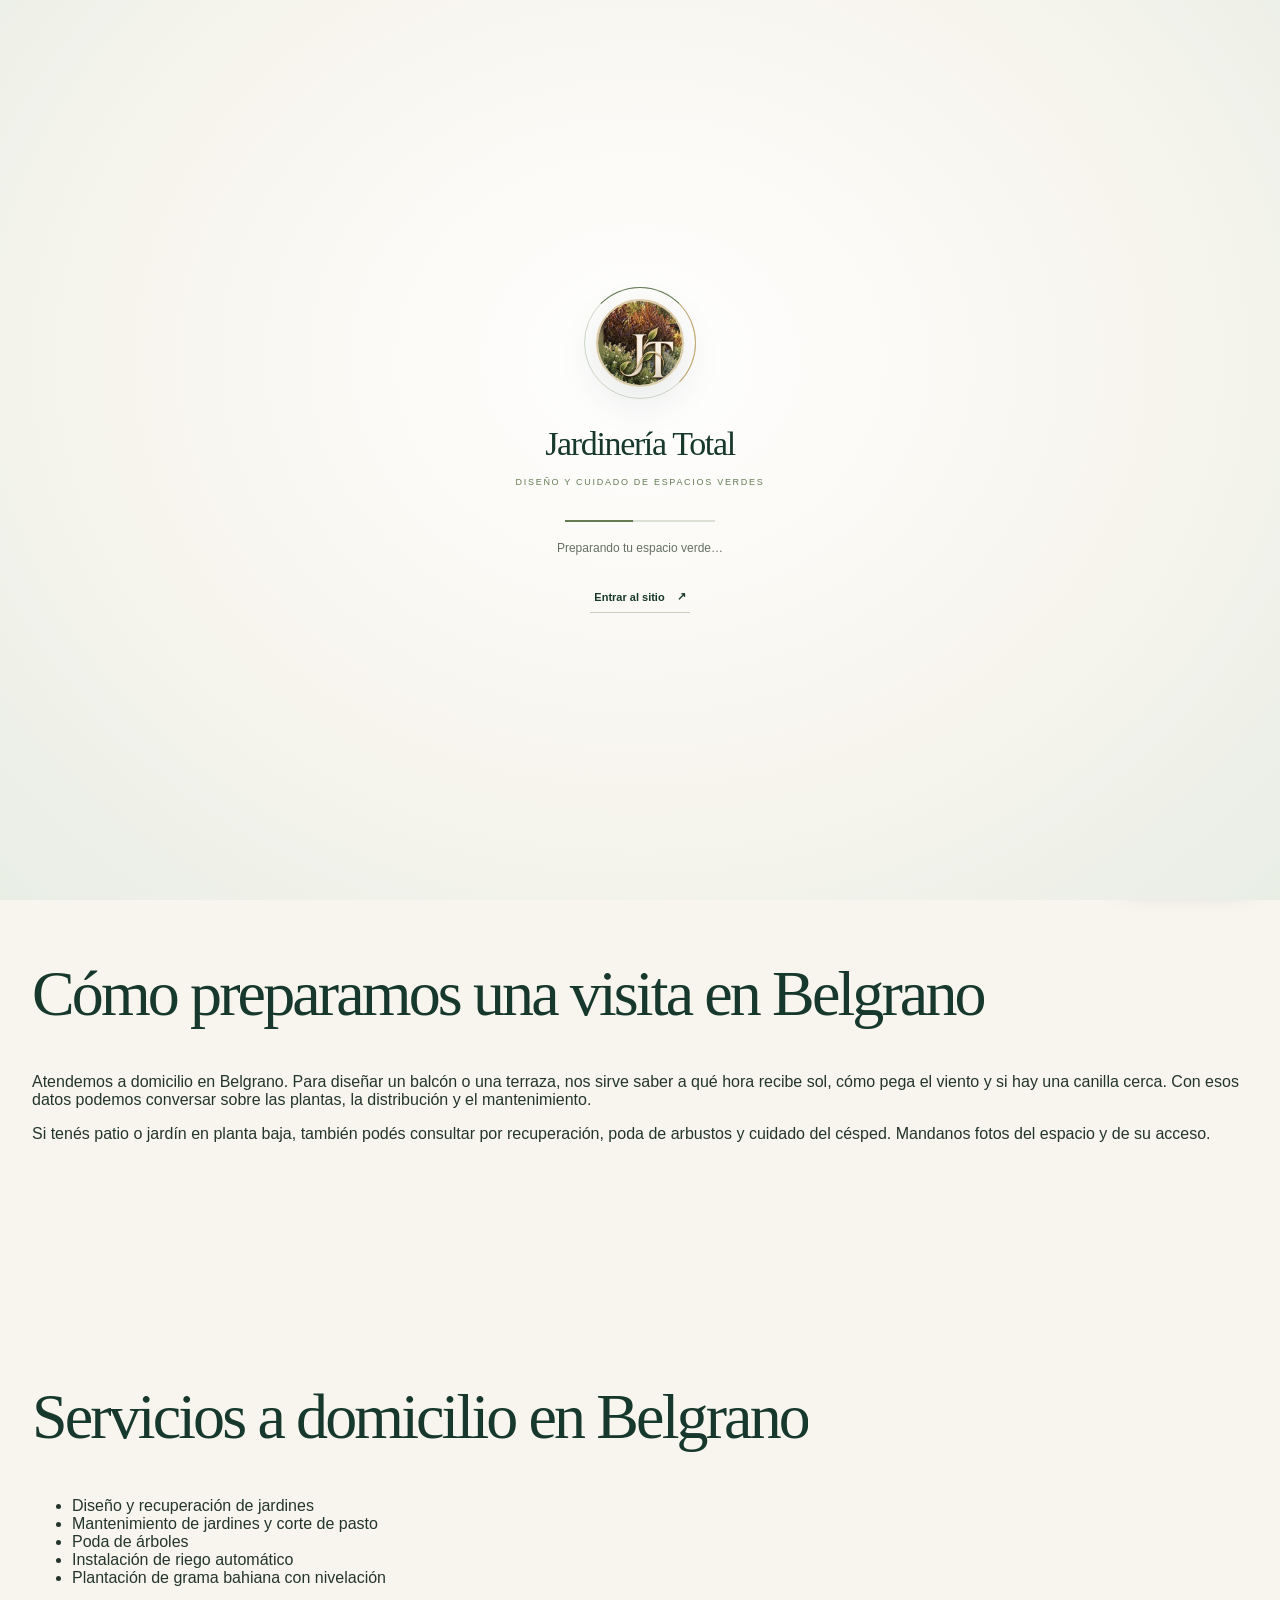
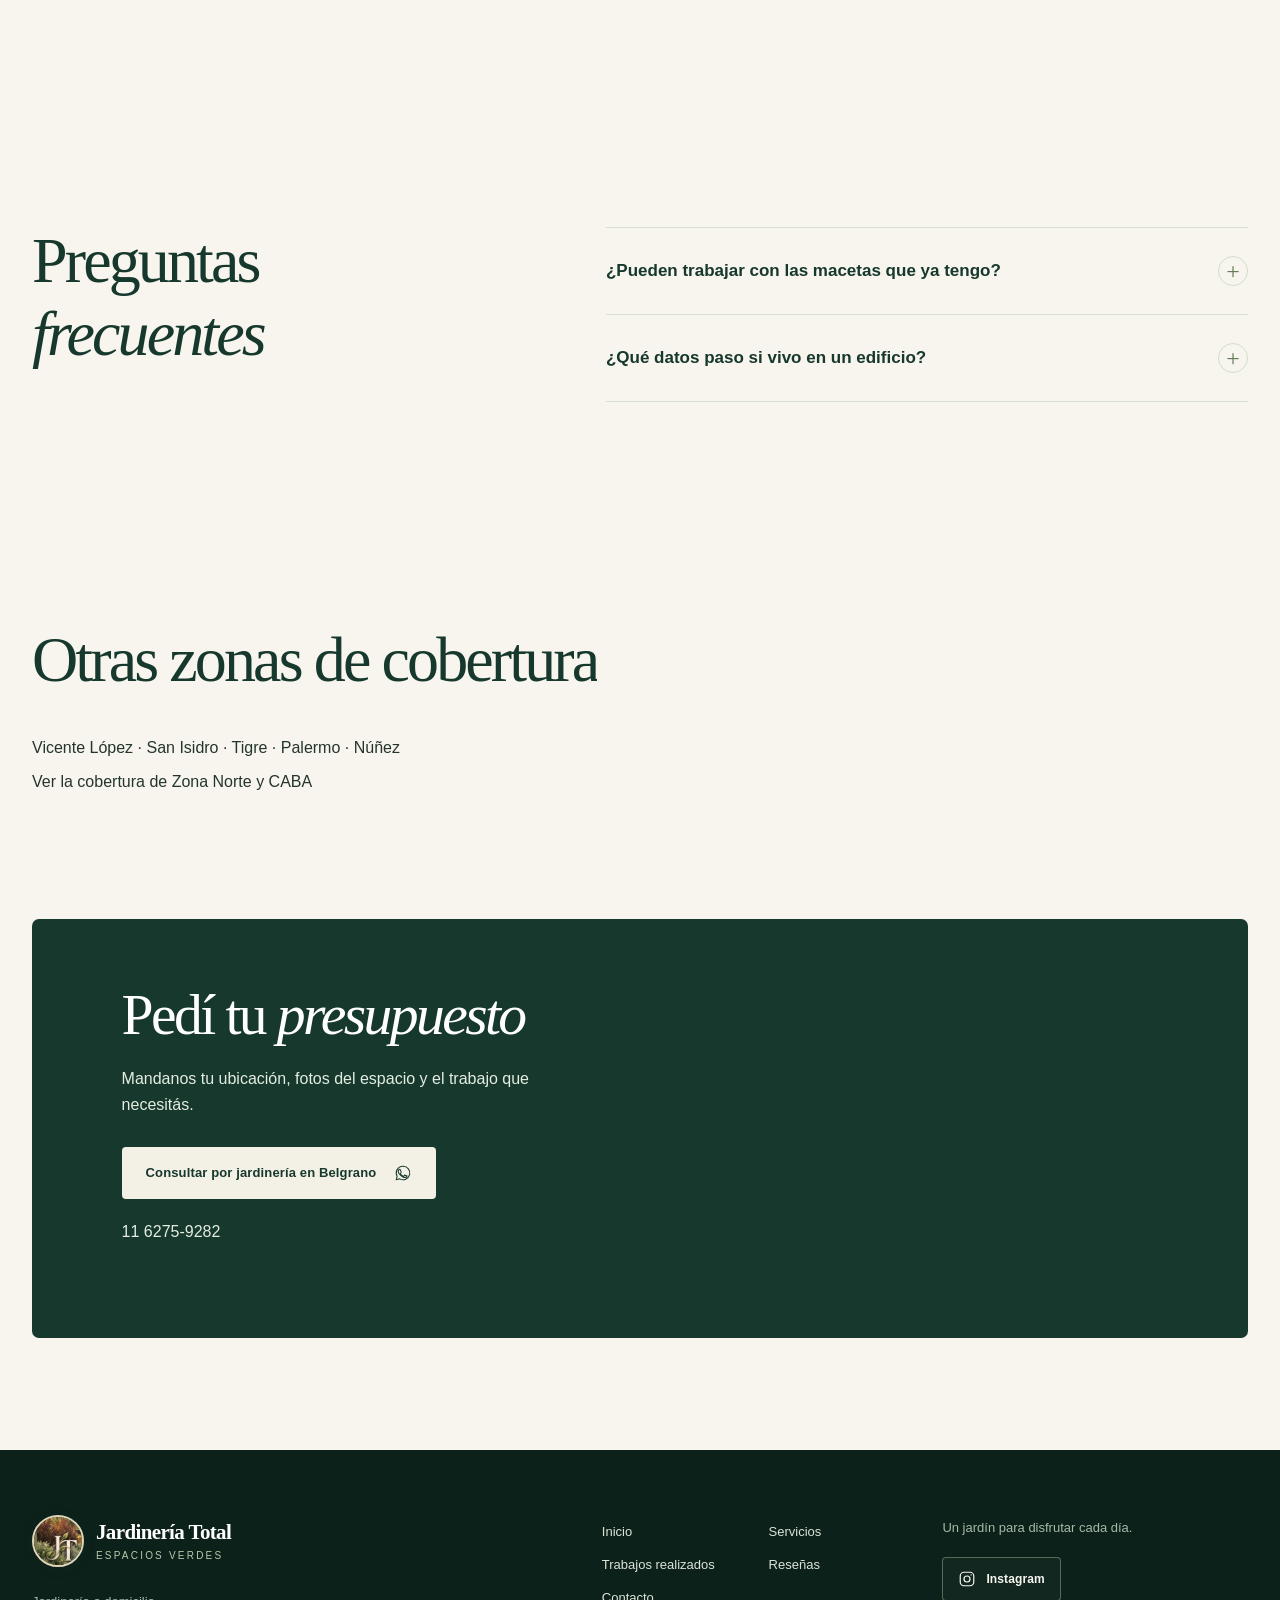
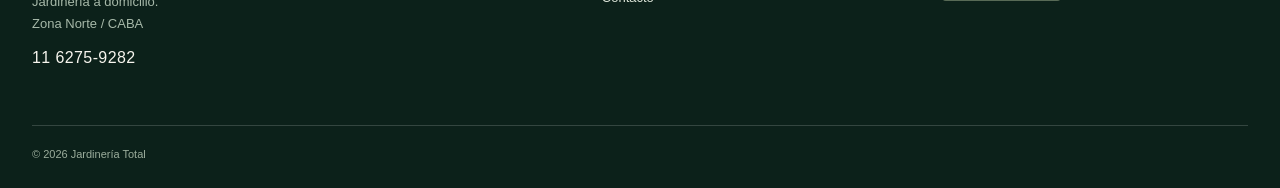
<file: jardineria-en-belgrano.html>
<!doctype html>
<html lang="es-AR" data-motion="full">
<head>
<meta charset="utf-8">
<meta name="viewport" content="width=device-width, initial-scale=1">
<meta name="theme-color" content="#17382d">
<title>Jardinería en Belgrano | Jardinería Total</title>
<meta name="description" content="Diseño y cuidado de jardines, balcones y terrazas en Belgrano, CABA. Consultá por plantas, canteros y mantenimiento a domicilio.">
<link rel="canonical" href="https://www.jardineria-total.com/jardineria-en-belgrano">
<meta name="robots" content="index,follow,max-image-preview:large">
<meta property="og:type" content="website">
<meta property="og:locale" content="es_AR">
<meta property="og:site_name" content="Jardinería Total">
<meta property="og:title" content="Jardinería en Belgrano | Jardinería Total">
<meta property="og:description" content="Diseño y cuidado de jardines, balcones y terrazas en Belgrano, CABA. Consultá por plantas, canteros y mantenimiento a domicilio.">
<meta property="og:url" content="https://www.jardineria-total.com/jardineria-en-belgrano">
<meta property="og:image" content="https://www.jardineria-total.com/assets/trabajo-cantero-patio-antes.webp">
<meta property="og:image:alt" content="Cantero de un patio antes de plantar">
<meta name="twitter:card" content="summary_large_image">
<link rel="icon" href="/assets/favicon-192.png" type="image/png" sizes="192x192">
<link rel="apple-touch-icon" href="/assets/favicon-192.png">
<link rel="preload" as="image" href="/assets/trabajo-cantero-patio-antes.webp">
<link rel="stylesheet" href="/styles.css?v=servicios-grama-riego-20261029">
<script src="/boot.js?v=always-effects-20261027"></script>
<script src="/config.js?v=contacto-20261027" defer></script>
<script src="/script.js?v=paginas-seo-20261118" defer></script>
<script src="/motion.js?v=paginas-seo-20261118" defer></script>
<script src="/cinema.js?v=always-effects-20261027" defer></script>
<script type="application/ld+json">
{
  "@context": "https://schema.org",
  "@graph": [
    {
      "@type": "WebPage",
      "@id": "https://www.jardineria-total.com/jardineria-en-belgrano#pagina",
      "url": "https://www.jardineria-total.com/jardineria-en-belgrano",
      "name": "Jardinería en Belgrano | Jardinería Total",
      "description": "Diseño y cuidado de jardines, balcones y terrazas en Belgrano, CABA. Consultá por plantas, canteros y mantenimiento a domicilio.",
      "inLanguage": "es-AR",
      "isPartOf": {
        "@id": "https://www.jardineria-total.com/#sitio"
      },
      "about": {
        "@id": "https://www.jardineria-total.com/jardineria-en-belgrano#zona"
      },
      "publisher": {
        "@id": "https://www.jardineria-total.com/#negocio"
      },
      "primaryImageOfPage": {
        "@type": "ImageObject",
        "contentUrl": "https://www.jardineria-total.com/assets/trabajo-cantero-patio-antes.webp"
      }
    },
    {
      "@type": "Organization",
      "@id": "https://www.jardineria-total.com/#negocio",
      "name": "Jardinería Total",
      "url": "https://www.jardineria-total.com/",
      "telephone": "+541162759282"
    },
    {
      "@type": "Place",
      "@id": "https://www.jardineria-total.com/jardineria-en-belgrano#zona",
      "name": "Belgrano"
    }
  ]
}
</script>
</head>
<body>
<div class="site-loader" id="site-loader" aria-label="Cargando Jardinería Total">
  <div class="loader-content"><div class="loader-emblem"><span class="loader-orbit" aria-hidden="true"></span><img src="/assets/logo.webp" width="88" height="88" alt=""></div><p class="loader-name">Jardinería Total</p><p class="loader-tagline">DISEÑO Y CUIDADO DE ESPACIOS VERDES</p><div class="loader-track" aria-hidden="true"><span></span></div><p class="loader-status" role="status">Preparando tu espacio verde…</p><button class="loader-skip" type="button" id="loader-skip">Entrar al sitio <span aria-hidden="true">↗</span></button></div>
</div>
<a class="skip-link" href="#contenido">Ir al contenido</a>
<svg class="svg-defs" xmlns="http://www.w3.org/2000/svg" aria-hidden="true">
<symbol id="icon-leaf" viewBox="0 0 32 32"><path d="M26.8 4.8C15.9 5.3 7.3 8 5.4 17.1c-1 4.8 2.1 9.2 7 9.3C21.8 26.6 26 14.4 26.8 4.8Z"/><path d="M5.4 27.2c3.1-7.4 8.6-12.4 17.4-16.9"/></symbol>
<symbol id="icon-spark" viewBox="0 0 32 32"><path d="m16 3 2.8 10.2L29 16l-10.2 2.8L16 29l-2.8-10.2L3 16l10.2-2.8L16 3Z"/></symbol>
<symbol id="icon-lines" viewBox="0 0 32 32"><path d="M4 10h24M4 16h24M4 22h24"/><circle cx="11" cy="10" r="2.5"/><circle cx="21" cy="16" r="2.5"/><circle cx="13" cy="22" r="2.5"/></symbol>
<symbol id="icon-pin" viewBox="0 0 32 32"><path d="M25 13.2C25 20.1 16 28 16 28S7 20.1 7 13.2a9 9 0 1 1 18 0Z"/><circle cx="16" cy="13" r="3.2"/></symbol>
<symbol id="icon-instagram" viewBox="0 0 24 24"><rect x="3" y="3" width="18" height="18" rx="5"/><circle cx="12" cy="12" r="4"/><circle cx="17.5" cy="6.5" r=".8" fill="currentColor" stroke="none"/></symbol>
<symbol id="icon-arrow" viewBox="0 0 24 24"><path d="M4 12h15m-6-6 6 6-6 6"/></symbol>
<symbol id="icon-whatsapp" viewBox="0 0 32 32"><path d="M16 4a12 12 0 0 0-10.4 18L4 28l6.2-1.6A12 12 0 1 0 16 4Z"/><path d="M11.1 10.4c-.4-.9-.8-.9-1.2-.9-.3 0-.7 0-1 .4-.4.5-1.4 1.4-1.4 3.3s1.4 3.7 1.6 4c.2.2 2.7 4.3 6.7 5.8 3.3 1.3 4 .9 4.7.8.7-.1 2.3-1 2.6-2 .3-1-.3-1-.9-.6l-2.6-1.3c-.4-.2-.7-.3-1 .2l-1.3 1.6c-.2.3-.5.3-.9.1-1.1-.6-2.1-1.2-3-2-1-.9-1.7-2-2-2.5-.2-.4 0-.7.2-.9l.8-.9c.2-.3.3-.5.4-.8.1-.2 0-.5-.1-.8l-1.1-2.6Z"/></symbol>
</svg>
<header class="site-header"><div class="shell header-inner">
<a class="brand" href="/#inicio" aria-label="Jardinería Total, ir al inicio"><img src="/assets/logo.webp" width="52" height="52" alt="Monograma JT de Jardinería Total"><span><strong>Jardinería Total</strong><small>Espacios verdes</small></span></a>
<button class="menu-toggle" type="button" aria-expanded="false" aria-controls="primary-nav" aria-label="Abrir menú"><span></span><span></span><span></span></button>
<nav class="nav" id="primary-nav" aria-label="Navegación principal"><a href="/#inicio">Inicio</a><a href="/#servicios">Servicios</a><a href="/#trabajos">Trabajos</a><a href="/#resenas">Reseñas</a><a href="/#contacto">Contacto</a><a class="button button-small" href="#presupuesto">Pedir presupuesto <svg><use href="#icon-arrow"/></svg></a></nav>
</div><div class="reading-progress" aria-hidden="true"><span></span></div></header>
<main id="contenido">
<section class="hero" id="inicio" aria-labelledby="hero-title"><img class="hero-image" src="/assets/trabajo-cantero-patio-antes.webp" width="1280" height="960" fetchpriority="high" decoding="async" alt="" aria-hidden="true"><div class="hero-shade"></div><div class="shell hero-content"><h1 id="hero-title">Jardinería a domicilio<br><em>en Belgrano</em></h1><p class="hero-copy">Diseño y cuidado de jardines, balcones y terrazas en Belgrano, CABA.</p><div class="hero-actions"><a class="button button-light" href="https://wa.me/5491162759282?text=Hola%2C%20Jardiner%C3%ADa%20Total.%20Quiero%20consultar%20por%20un%20trabajo%20de%20jardiner%C3%ADa%20en%20Belgrano.">Consultar por jardinería en Belgrano <svg aria-hidden="true"><use href="#icon-whatsapp"/></svg></a><a class="button button-outline" href="/#servicios">Ver todos los servicios</a></div></div></section>
<section class="section services-section"><div class="shell"><div class="section-heading"><div><h2>Cómo preparamos una visita en Belgrano</h2></div></div><p>Atendemos a domicilio en Belgrano. Para diseñar un balcón o una terraza, nos sirve saber a qué hora recibe sol, cómo pega el viento y si hay una canilla cerca. Con esos datos podemos conversar sobre las plantas, la distribución y el mantenimiento.</p>
<p>Si tenés patio o jardín en planta baja, también podés consultar por recuperación, poda de arbustos y cuidado del césped. Mandanos fotos del espacio y de su acceso.</p>
</div></section>
<section class="section process-section"><div class="shell"><div class="section-heading"><div><h2>Servicios a domicilio en Belgrano</h2></div></div><ul><li><a href="/diseno-de-jardines-zona-norte-caba">Diseño y recuperación de jardines</a></li><li><a href="/mantenimiento-de-jardines-zona-norte-caba">Mantenimiento de jardines y corte de pasto</a></li><li><a href="/poda-de-arboles-zona-norte-caba">Poda de árboles</a></li><li><a href="/riego-automatico-zona-norte-caba">Instalación de riego automático</a></li><li><a href="/grama-bahiana-zona-norte-caba">Plantación de grama bahiana con nivelación</a></li></ul></div></section>
<section class="section faq-section" aria-labelledby="faq-title"><div class="shell faq-layout"><div><h2 id="faq-title">Preguntas<br><em>frecuentes</em></h2></div><div class="faq-list"><details><summary>¿Pueden trabajar con las macetas que ya tengo?<span aria-hidden="true">+</span></summary><p>Sí. Mandanos fotos y medidas aproximadas de las macetas y contanos cuáles querés conservar en el diseño.</p></details>
<details><summary>¿Qué datos paso si vivo en un edificio?<span aria-hidden="true">+</span></summary><p>Contanos el piso, si hay ascensor y cómo es el acceso al balcón o la terraza. Incluí el horario permitido para trabajar si el edificio tiene uno.</p></details>
</div></div></section>
<section class="section services-section"><div class="shell"><div class="section-heading"><div><h2>Otras zonas de cobertura</h2></div></div><p><a href="/jardineria-en-vicente-lopez">Vicente López</a> · <a href="/jardineria-en-san-isidro">San Isidro</a> · <a href="/jardineria-en-tigre">Tigre</a> · <a href="/jardineria-en-palermo">Palermo</a> · <a href="/jardineria-en-nunez">Núñez</a></p><p><a href="/#area-title">Ver la cobertura de Zona Norte y CABA</a></p></div></section>
<section class="section area-section" id="presupuesto" aria-labelledby="contact-title"><div class="shell area-card"><div><h2 id="contact-title">Pedí tu <em>presupuesto</em></h2><p>Mandanos tu ubicación, fotos del espacio y el trabajo que necesitás.</p><a class="button button-light" href="https://wa.me/5491162759282?text=Hola%2C%20Jardiner%C3%ADa%20Total.%20Quiero%20consultar%20por%20un%20trabajo%20de%20jardiner%C3%ADa%20en%20Belgrano.">Consultar por jardinería en Belgrano <svg aria-hidden="true"><use href="#icon-whatsapp"/></svg></a> <p><a href="tel:+541162759282">11 6275-9282</a></p></div></div></section>
</main>
<footer class="footer"><div class="shell footer-main"><div><a class="brand footer-brand" href="/#inicio"><img src="/assets/logo.webp" width="48" height="48" alt=""><span><strong>Jardinería Total</strong><small>Espacios verdes</small></span></a><p>Jardinería a domicilio.<br>Zona Norte / CABA</p><a class="footer-phone" href="tel:+541162759282">11 6275-9282</a></div><nav aria-label="Navegación del pie de página"><a href="/#inicio">Inicio</a><a href="/#servicios">Servicios</a><a href="/#trabajos">Trabajos realizados</a><a href="/#resenas">Reseñas</a><a href="/#contacto">Contacto</a></nav><div class="footer-end"><p>Un jardín para disfrutar cada día.</p><div id="social-links" class="social-links"></div></div></div><div class="shell footer-bottom"><span>© <span id="year"></span> Jardinería Total</span></div></footer>
<a class="back-to-top" href="#inicio" aria-label="Volver al inicio" hidden><span aria-hidden="true">↑</span></a>
<button class="whatsapp-float" id="whatsapp-float" type="button" aria-label="Consultar por WhatsApp"><svg><use href="#icon-whatsapp"/></svg><span>Consultanos</span></button>
<dialog class="notice-dialog" id="demo-dialog" aria-labelledby="demo-title"><button class="dialog-close" type="button" data-close-dialog aria-label="Cerrar aviso">×</button><span class="dialog-icon"><svg><use href="#icon-leaf"/></svg></span><h2 id="demo-title">Contactanos</h2><p>Podés llamarnos al <a href="tel:+541162759282">11 6275-9282</a> para consultar por nuestros servicios en Zona Norte y CABA.</p><button class="button button-dialog" type="button" data-close-dialog>Entendido</button></dialog>
</body></html>
</file>
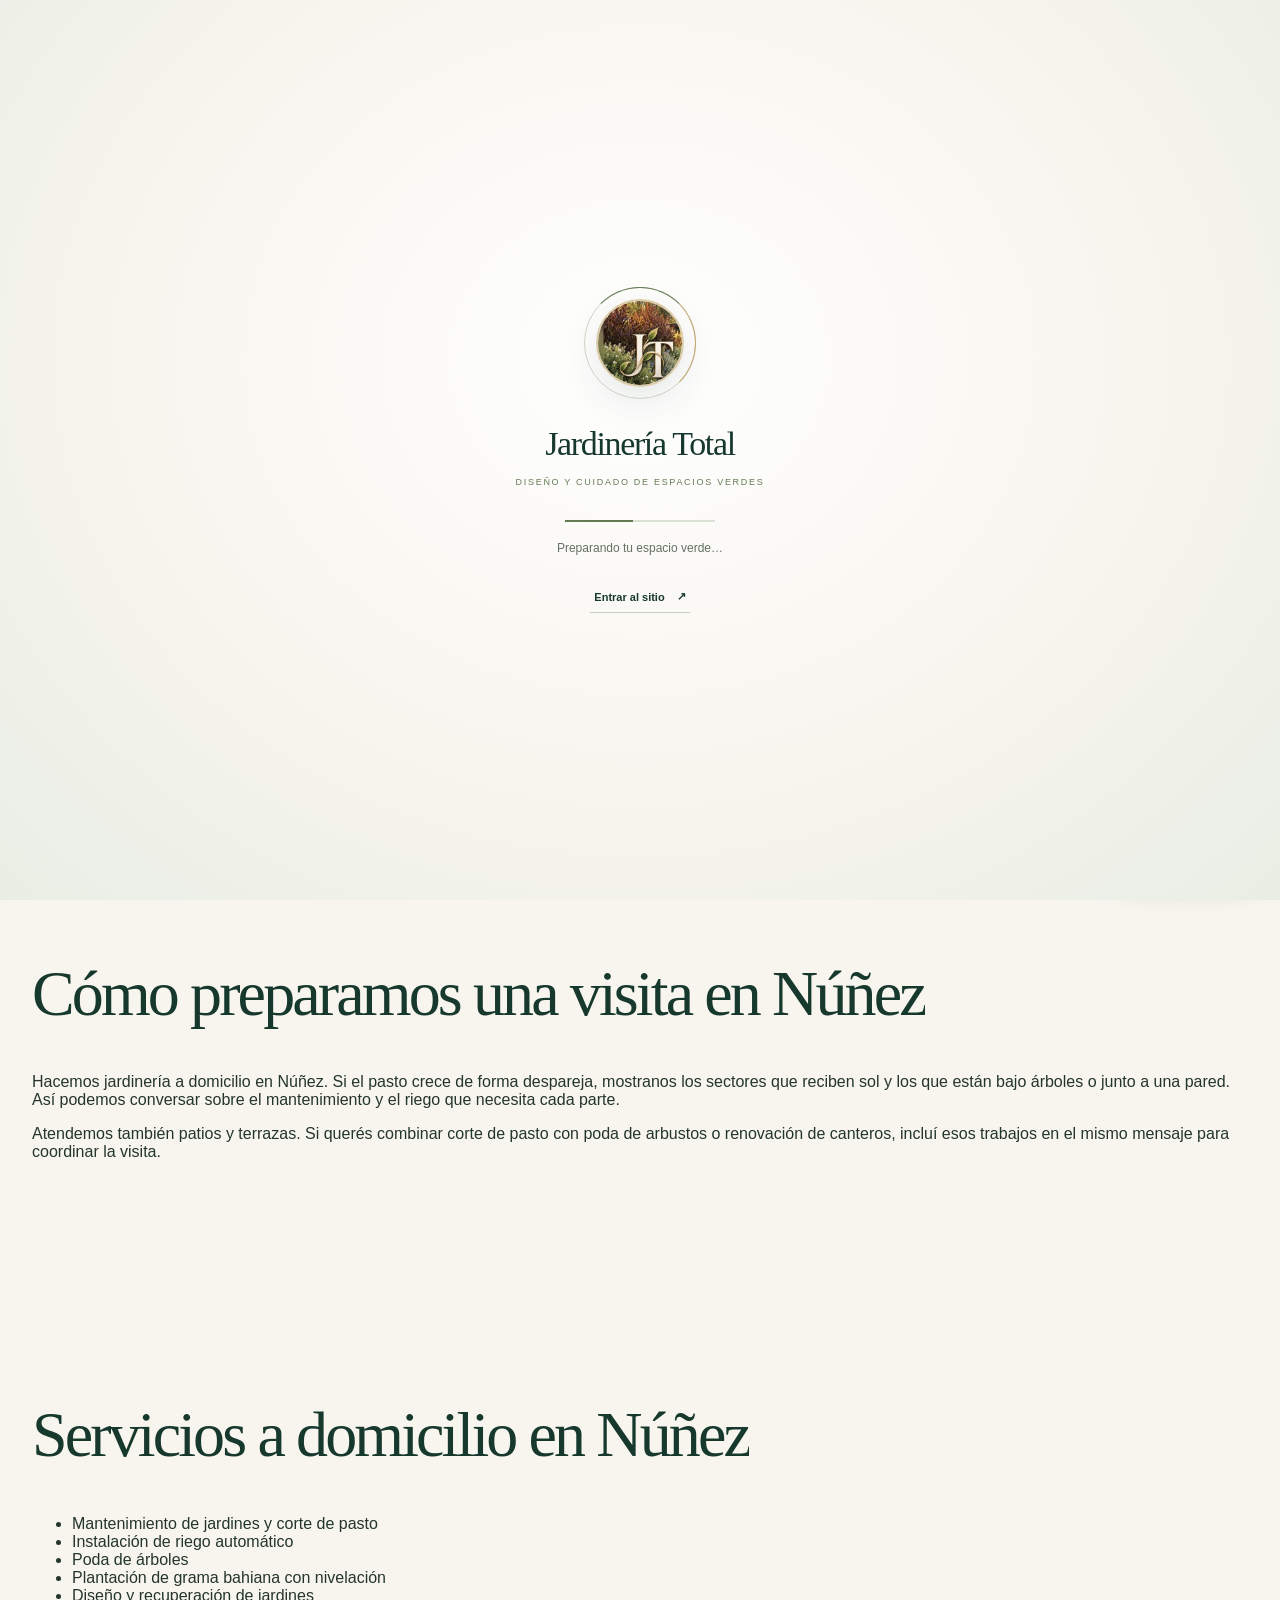
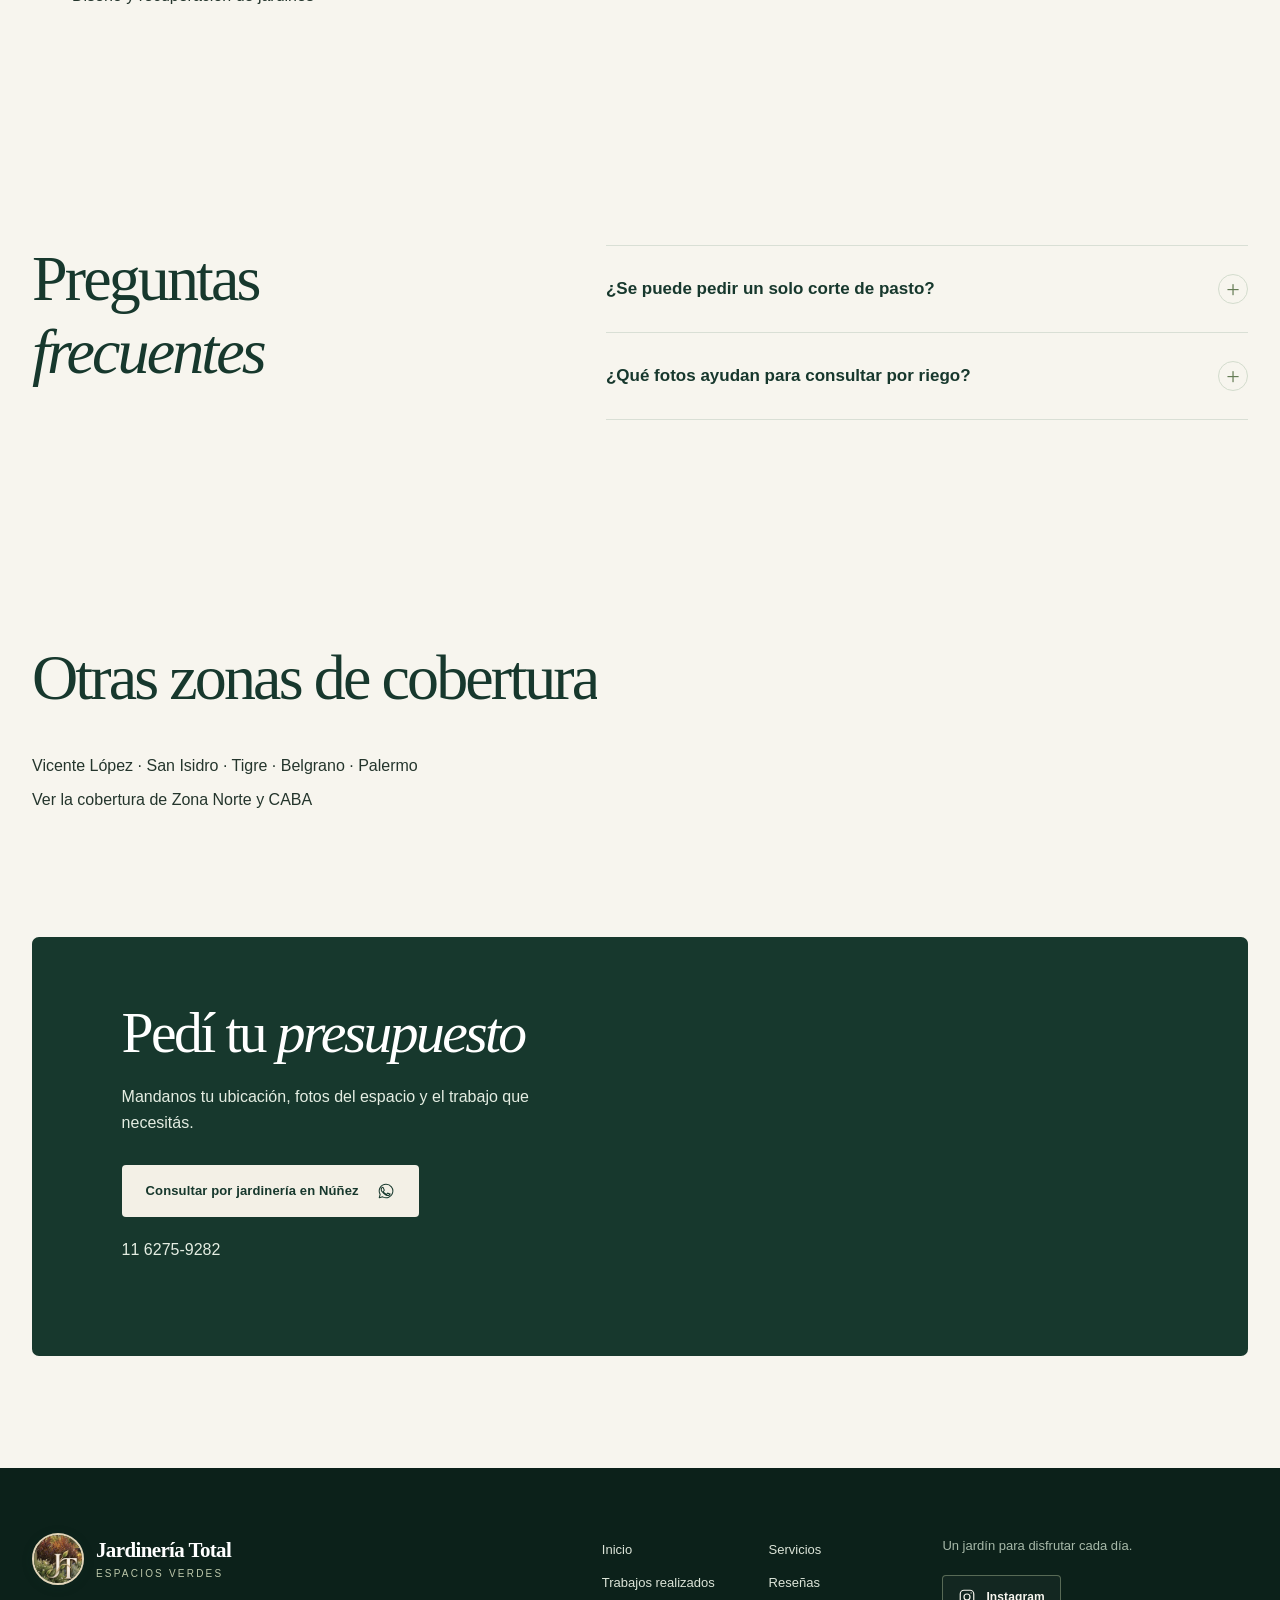
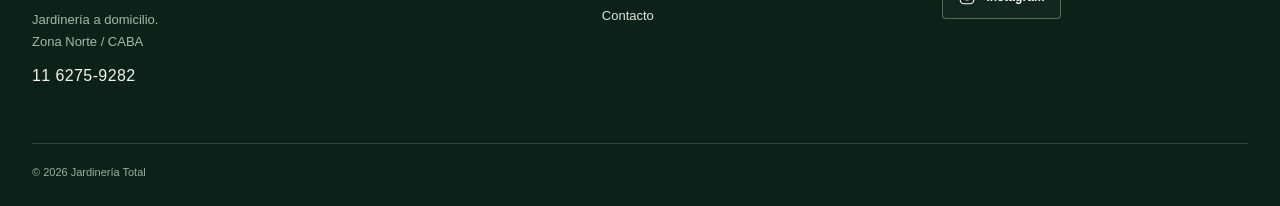
<file: jardineria-en-nunez.html>
<!doctype html>
<html lang="es-AR" data-motion="full">
<head>
<meta charset="utf-8">
<meta name="viewport" content="width=device-width, initial-scale=1">
<meta name="theme-color" content="#17382d">
<title>Jardinería en Núñez | Jardinería Total</title>
<meta name="description" content="Corte de pasto, riego automático y cuidado de jardines a domicilio en Núñez, CABA. Consultá por visitas puntuales o periódicas.">
<link rel="canonical" href="https://www.jardineria-total.com/jardineria-en-nunez">
<meta name="robots" content="index,follow,max-image-preview:large">
<meta property="og:type" content="website">
<meta property="og:locale" content="es_AR">
<meta property="og:site_name" content="Jardinería Total">
<meta property="og:title" content="Jardinería en Núñez | Jardinería Total">
<meta property="og:description" content="Corte de pasto, riego automático y cuidado de jardines a domicilio en Núñez, CABA. Consultá por visitas puntuales o periódicas.">
<meta property="og:url" content="https://www.jardineria-total.com/jardineria-en-nunez">
<meta property="og:image" content="https://www.jardineria-total.com/assets/trabajo-cesped-pileta.webp">
<meta property="og:image:alt" content="Césped cortado junto a una pileta cercada">
<meta name="twitter:card" content="summary_large_image">
<link rel="icon" href="/assets/favicon-192.png" type="image/png" sizes="192x192">
<link rel="apple-touch-icon" href="/assets/favicon-192.png">
<link rel="preload" as="image" href="/assets/trabajo-cesped-pileta.webp">
<link rel="stylesheet" href="/styles.css?v=servicios-grama-riego-20261029">
<script src="/boot.js?v=always-effects-20261027"></script>
<script src="/config.js?v=contacto-20261027" defer></script>
<script src="/script.js?v=paginas-seo-20261118" defer></script>
<script src="/motion.js?v=paginas-seo-20261118" defer></script>
<script src="/cinema.js?v=always-effects-20261027" defer></script>
<script type="application/ld+json">
{
  "@context": "https://schema.org",
  "@graph": [
    {
      "@type": "WebPage",
      "@id": "https://www.jardineria-total.com/jardineria-en-nunez#pagina",
      "url": "https://www.jardineria-total.com/jardineria-en-nunez",
      "name": "Jardinería en Núñez | Jardinería Total",
      "description": "Corte de pasto, riego automático y cuidado de jardines a domicilio en Núñez, CABA. Consultá por visitas puntuales o periódicas.",
      "inLanguage": "es-AR",
      "isPartOf": {
        "@id": "https://www.jardineria-total.com/#sitio"
      },
      "about": {
        "@id": "https://www.jardineria-total.com/jardineria-en-nunez#zona"
      },
      "publisher": {
        "@id": "https://www.jardineria-total.com/#negocio"
      },
      "primaryImageOfPage": {
        "@type": "ImageObject",
        "contentUrl": "https://www.jardineria-total.com/assets/trabajo-cesped-pileta.webp"
      }
    },
    {
      "@type": "Organization",
      "@id": "https://www.jardineria-total.com/#negocio",
      "name": "Jardinería Total",
      "url": "https://www.jardineria-total.com/",
      "telephone": "+541162759282"
    },
    {
      "@type": "Place",
      "@id": "https://www.jardineria-total.com/jardineria-en-nunez#zona",
      "name": "Núñez"
    }
  ]
}
</script>
</head>
<body>
<div class="site-loader" id="site-loader" aria-label="Cargando Jardinería Total">
  <div class="loader-content"><div class="loader-emblem"><span class="loader-orbit" aria-hidden="true"></span><img src="/assets/logo.webp" width="88" height="88" alt=""></div><p class="loader-name">Jardinería Total</p><p class="loader-tagline">DISEÑO Y CUIDADO DE ESPACIOS VERDES</p><div class="loader-track" aria-hidden="true"><span></span></div><p class="loader-status" role="status">Preparando tu espacio verde…</p><button class="loader-skip" type="button" id="loader-skip">Entrar al sitio <span aria-hidden="true">↗</span></button></div>
</div>
<a class="skip-link" href="#contenido">Ir al contenido</a>
<svg class="svg-defs" xmlns="http://www.w3.org/2000/svg" aria-hidden="true">
<symbol id="icon-leaf" viewBox="0 0 32 32"><path d="M26.8 4.8C15.9 5.3 7.3 8 5.4 17.1c-1 4.8 2.1 9.2 7 9.3C21.8 26.6 26 14.4 26.8 4.8Z"/><path d="M5.4 27.2c3.1-7.4 8.6-12.4 17.4-16.9"/></symbol>
<symbol id="icon-spark" viewBox="0 0 32 32"><path d="m16 3 2.8 10.2L29 16l-10.2 2.8L16 29l-2.8-10.2L3 16l10.2-2.8L16 3Z"/></symbol>
<symbol id="icon-lines" viewBox="0 0 32 32"><path d="M4 10h24M4 16h24M4 22h24"/><circle cx="11" cy="10" r="2.5"/><circle cx="21" cy="16" r="2.5"/><circle cx="13" cy="22" r="2.5"/></symbol>
<symbol id="icon-pin" viewBox="0 0 32 32"><path d="M25 13.2C25 20.1 16 28 16 28S7 20.1 7 13.2a9 9 0 1 1 18 0Z"/><circle cx="16" cy="13" r="3.2"/></symbol>
<symbol id="icon-instagram" viewBox="0 0 24 24"><rect x="3" y="3" width="18" height="18" rx="5"/><circle cx="12" cy="12" r="4"/><circle cx="17.5" cy="6.5" r=".8" fill="currentColor" stroke="none"/></symbol>
<symbol id="icon-arrow" viewBox="0 0 24 24"><path d="M4 12h15m-6-6 6 6-6 6"/></symbol>
<symbol id="icon-whatsapp" viewBox="0 0 32 32"><path d="M16 4a12 12 0 0 0-10.4 18L4 28l6.2-1.6A12 12 0 1 0 16 4Z"/><path d="M11.1 10.4c-.4-.9-.8-.9-1.2-.9-.3 0-.7 0-1 .4-.4.5-1.4 1.4-1.4 3.3s1.4 3.7 1.6 4c.2.2 2.7 4.3 6.7 5.8 3.3 1.3 4 .9 4.7.8.7-.1 2.3-1 2.6-2 .3-1-.3-1-.9-.6l-2.6-1.3c-.4-.2-.7-.3-1 .2l-1.3 1.6c-.2.3-.5.3-.9.1-1.1-.6-2.1-1.2-3-2-1-.9-1.7-2-2-2.5-.2-.4 0-.7.2-.9l.8-.9c.2-.3.3-.5.4-.8.1-.2 0-.5-.1-.8l-1.1-2.6Z"/></symbol>
</svg>
<header class="site-header"><div class="shell header-inner">
<a class="brand" href="/#inicio" aria-label="Jardinería Total, ir al inicio"><img src="/assets/logo.webp" width="52" height="52" alt="Monograma JT de Jardinería Total"><span><strong>Jardinería Total</strong><small>Espacios verdes</small></span></a>
<button class="menu-toggle" type="button" aria-expanded="false" aria-controls="primary-nav" aria-label="Abrir menú"><span></span><span></span><span></span></button>
<nav class="nav" id="primary-nav" aria-label="Navegación principal"><a href="/#inicio">Inicio</a><a href="/#servicios">Servicios</a><a href="/#trabajos">Trabajos</a><a href="/#resenas">Reseñas</a><a href="/#contacto">Contacto</a><a class="button button-small" href="#presupuesto">Pedir presupuesto <svg><use href="#icon-arrow"/></svg></a></nav>
</div><div class="reading-progress" aria-hidden="true"><span></span></div></header>
<main id="contenido">
<section class="hero" id="inicio" aria-labelledby="hero-title"><img class="hero-image" src="/assets/trabajo-cesped-pileta.webp" width="776" height="713" fetchpriority="high" decoding="async" alt="" aria-hidden="true"><div class="hero-shade"></div><div class="shell hero-content"><h1 id="hero-title">Jardinería a domicilio<br><em>en Núñez</em></h1><p class="hero-copy">Corte de pasto, riego automático y cuidado de jardines a domicilio en Núñez, CABA.</p><div class="hero-actions"><a class="button button-light" href="https://wa.me/5491162759282?text=Hola%2C%20Jardiner%C3%ADa%20Total.%20Quiero%20consultar%20por%20un%20trabajo%20de%20jardiner%C3%ADa%20en%20N%C3%BA%C3%B1ez.">Consultar por jardinería en Núñez <svg aria-hidden="true"><use href="#icon-whatsapp"/></svg></a><a class="button button-outline" href="/#servicios">Ver todos los servicios</a></div></div></section>
<section class="section services-section"><div class="shell"><div class="section-heading"><div><h2>Cómo preparamos una visita en Núñez</h2></div></div><p>Hacemos jardinería a domicilio en Núñez. Si el pasto crece de forma despareja, mostranos los sectores que reciben sol y los que están bajo árboles o junto a una pared. Así podemos conversar sobre el mantenimiento y el riego que necesita cada parte.</p>
<p>Atendemos también patios y terrazas. Si querés combinar corte de pasto con poda de arbustos o renovación de canteros, incluí esos trabajos en el mismo mensaje para coordinar la visita.</p>
</div></section>
<section class="section process-section"><div class="shell"><div class="section-heading"><div><h2>Servicios a domicilio en Núñez</h2></div></div><ul><li><a href="/mantenimiento-de-jardines-zona-norte-caba">Mantenimiento de jardines y corte de pasto</a></li><li><a href="/riego-automatico-zona-norte-caba">Instalación de riego automático</a></li><li><a href="/poda-de-arboles-zona-norte-caba">Poda de árboles</a></li><li><a href="/grama-bahiana-zona-norte-caba">Plantación de grama bahiana con nivelación</a></li><li><a href="/diseno-de-jardines-zona-norte-caba">Diseño y recuperación de jardines</a></li></ul></div></section>
<section class="section faq-section" aria-labelledby="faq-title"><div class="shell faq-layout"><div><h2 id="faq-title">Preguntas<br><em>frecuentes</em></h2></div><div class="faq-list"><details><summary>¿Se puede pedir un solo corte de pasto?<span aria-hidden="true">+</span></summary><p>Sí. Podés pedir una puesta a punto puntual o coordinar un mantenimiento periódico según el jardín.</p></details>
<details><summary>¿Qué fotos ayudan para consultar por riego?<span aria-hidden="true">+</span></summary><p>Mandanos una vista completa del césped y fotos de los canteros o sectores que requieren agua. Si tenés una toma de agua cerca, mostranos dónde está.</p></details>
</div></div></section>
<section class="section services-section"><div class="shell"><div class="section-heading"><div><h2>Otras zonas de cobertura</h2></div></div><p><a href="/jardineria-en-vicente-lopez">Vicente López</a> · <a href="/jardineria-en-san-isidro">San Isidro</a> · <a href="/jardineria-en-tigre">Tigre</a> · <a href="/jardineria-en-belgrano">Belgrano</a> · <a href="/jardineria-en-palermo">Palermo</a></p><p><a href="/#area-title">Ver la cobertura de Zona Norte y CABA</a></p></div></section>
<section class="section area-section" id="presupuesto" aria-labelledby="contact-title"><div class="shell area-card"><div><h2 id="contact-title">Pedí tu <em>presupuesto</em></h2><p>Mandanos tu ubicación, fotos del espacio y el trabajo que necesitás.</p><a class="button button-light" href="https://wa.me/5491162759282?text=Hola%2C%20Jardiner%C3%ADa%20Total.%20Quiero%20consultar%20por%20un%20trabajo%20de%20jardiner%C3%ADa%20en%20N%C3%BA%C3%B1ez.">Consultar por jardinería en Núñez <svg aria-hidden="true"><use href="#icon-whatsapp"/></svg></a> <p><a href="tel:+541162759282">11 6275-9282</a></p></div></div></section>
</main>
<footer class="footer"><div class="shell footer-main"><div><a class="brand footer-brand" href="/#inicio"><img src="/assets/logo.webp" width="48" height="48" alt=""><span><strong>Jardinería Total</strong><small>Espacios verdes</small></span></a><p>Jardinería a domicilio.<br>Zona Norte / CABA</p><a class="footer-phone" href="tel:+541162759282">11 6275-9282</a></div><nav aria-label="Navegación del pie de página"><a href="/#inicio">Inicio</a><a href="/#servicios">Servicios</a><a href="/#trabajos">Trabajos realizados</a><a href="/#resenas">Reseñas</a><a href="/#contacto">Contacto</a></nav><div class="footer-end"><p>Un jardín para disfrutar cada día.</p><div id="social-links" class="social-links"></div></div></div><div class="shell footer-bottom"><span>© <span id="year"></span> Jardinería Total</span></div></footer>
<a class="back-to-top" href="#inicio" aria-label="Volver al inicio" hidden><span aria-hidden="true">↑</span></a>
<button class="whatsapp-float" id="whatsapp-float" type="button" aria-label="Consultar por WhatsApp"><svg><use href="#icon-whatsapp"/></svg><span>Consultanos</span></button>
<dialog class="notice-dialog" id="demo-dialog" aria-labelledby="demo-title"><button class="dialog-close" type="button" data-close-dialog aria-label="Cerrar aviso">×</button><span class="dialog-icon"><svg><use href="#icon-leaf"/></svg></span><h2 id="demo-title">Contactanos</h2><p>Podés llamarnos al <a href="tel:+541162759282">11 6275-9282</a> para consultar por nuestros servicios en Zona Norte y CABA.</p><button class="button button-dialog" type="button" data-close-dialog>Entendido</button></dialog>
</body></html>
</file>
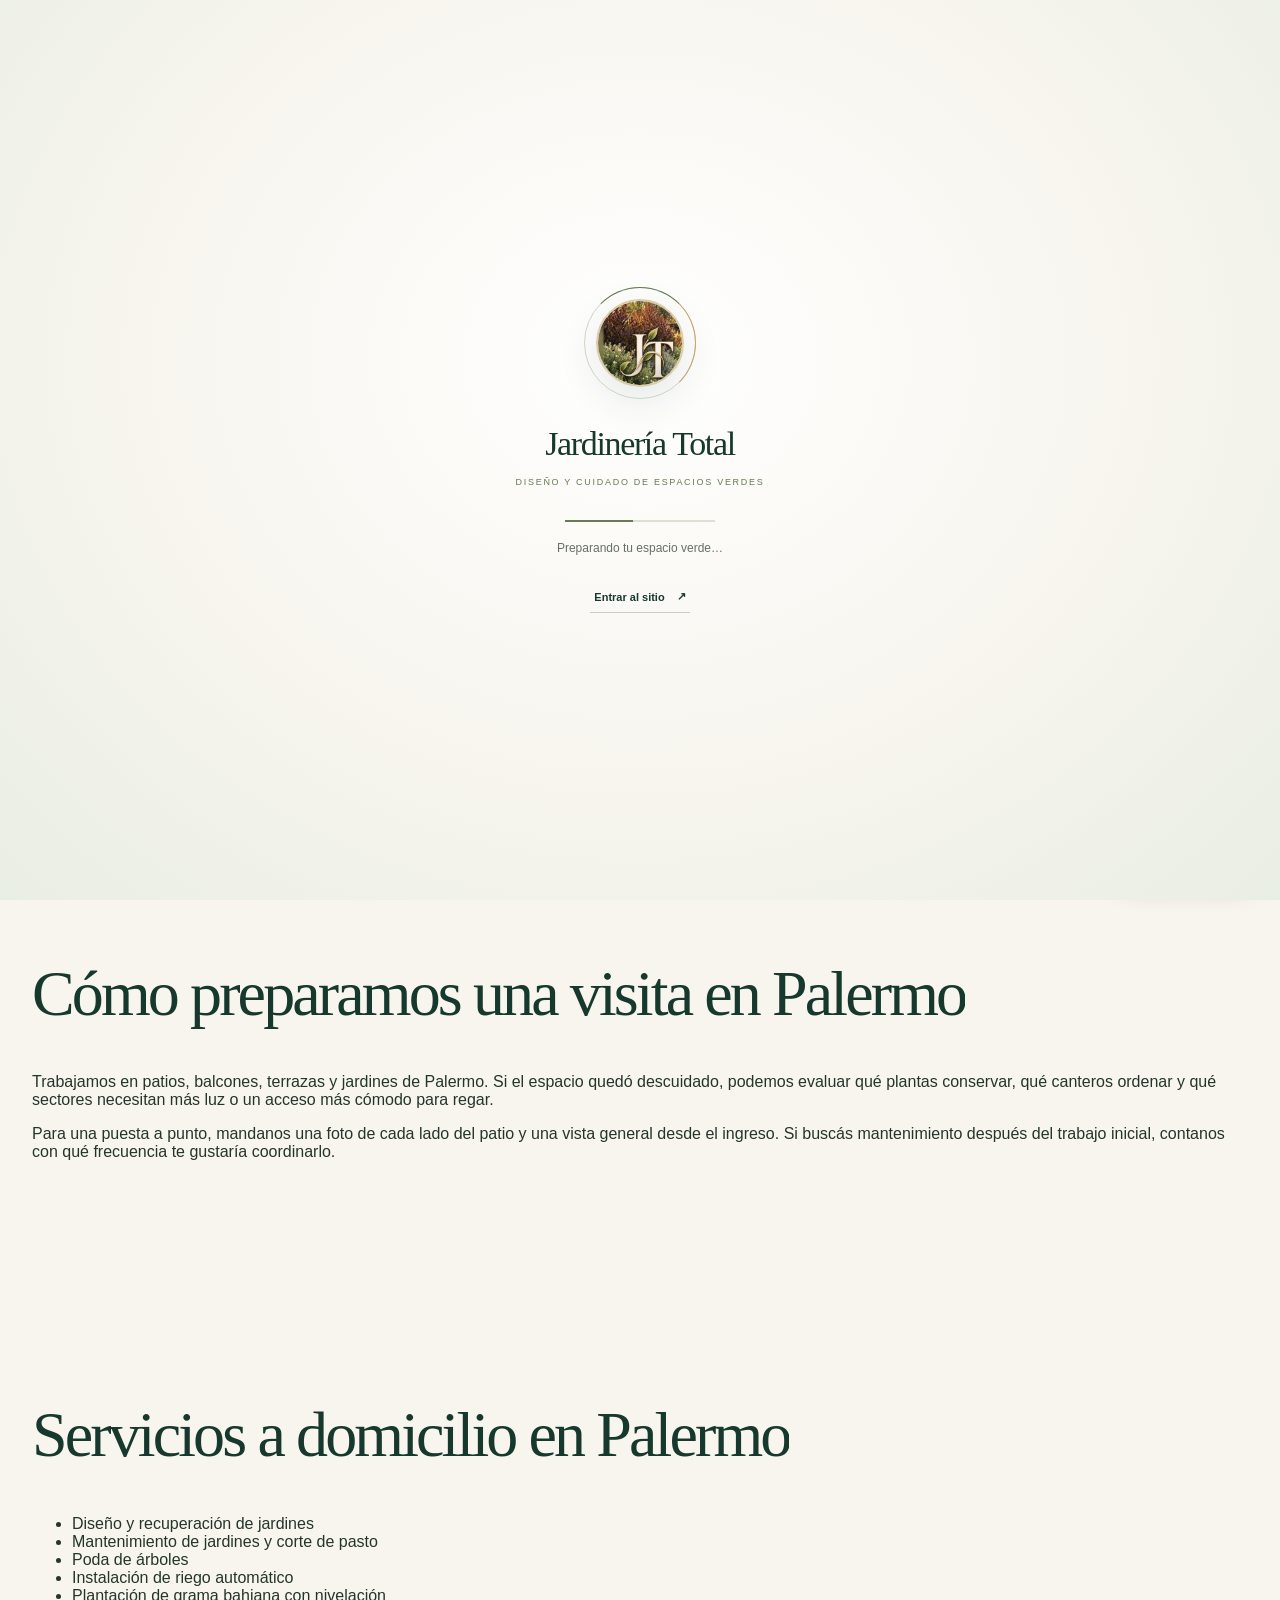
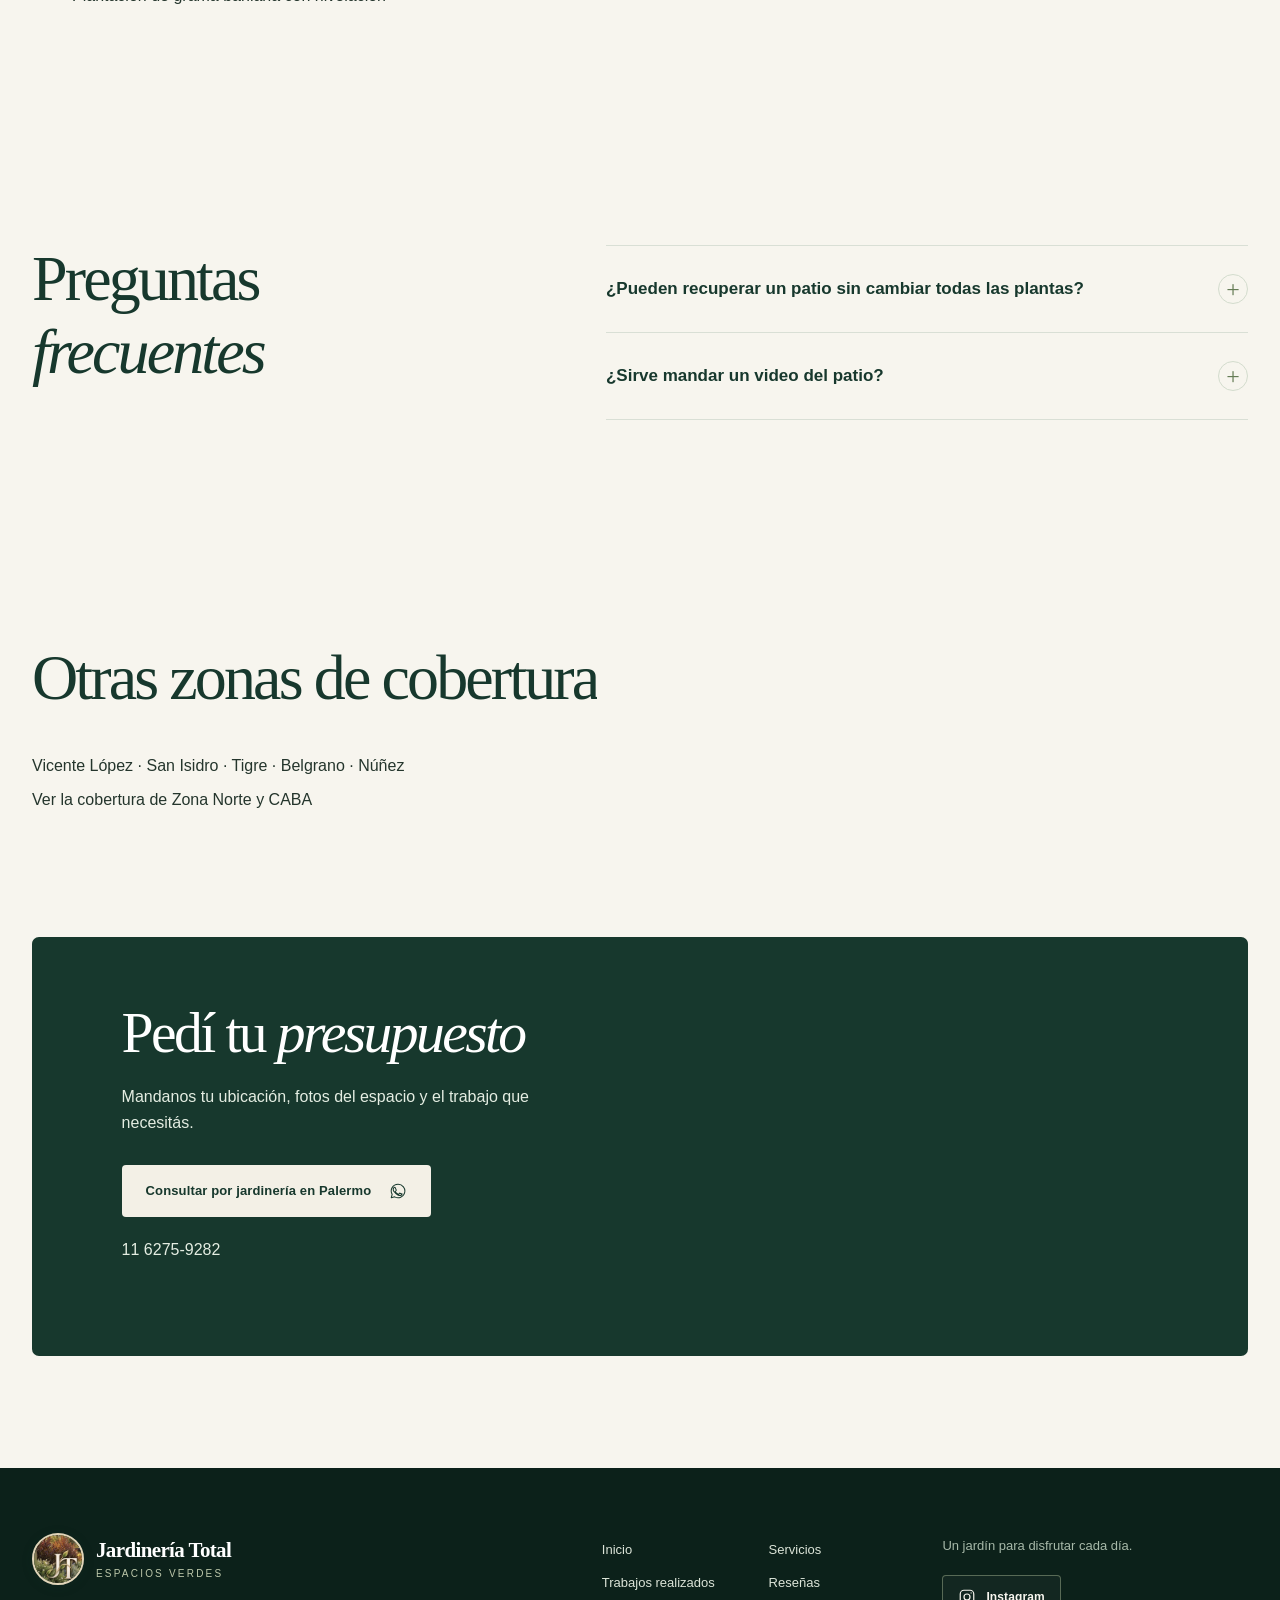
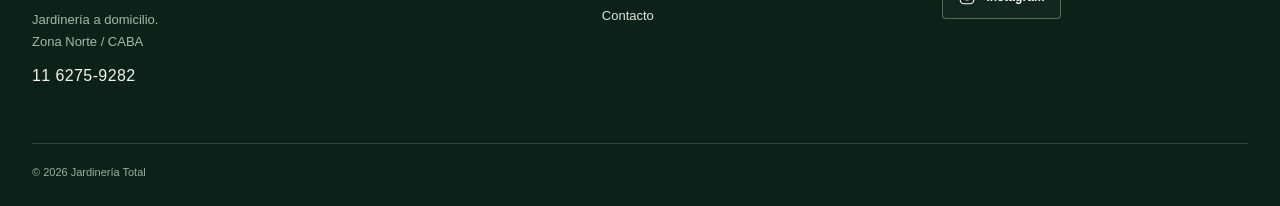
<file: jardineria-en-palermo.html>
<!doctype html>
<html lang="es-AR" data-motion="full">
<head>
<meta charset="utf-8">
<meta name="viewport" content="width=device-width, initial-scale=1">
<meta name="theme-color" content="#17382d">
<title>Jardinería en Palermo | Jardinería Total</title>
<meta name="description" content="Recuperación de patios, balcones, terrazas y jardines en Palermo, CABA. Pedí presupuesto de jardinería a domicilio por WhatsApp.">
<link rel="canonical" href="https://www.jardineria-total.com/jardineria-en-palermo">
<meta name="robots" content="index,follow,max-image-preview:large">
<meta property="og:type" content="website">
<meta property="og:locale" content="es_AR">
<meta property="og:site_name" content="Jardinería Total">
<meta property="og:title" content="Jardinería en Palermo | Jardinería Total">
<meta property="og:description" content="Recuperación de patios, balcones, terrazas y jardines en Palermo, CABA. Pedí presupuesto de jardinería a domicilio por WhatsApp.">
<meta property="og:url" content="https://www.jardineria-total.com/jardineria-en-palermo">
<meta property="og:image" content="https://www.jardineria-total.com/assets/trabajo-cantero-patio-antes.webp">
<meta property="og:image:alt" content="Cantero de un patio antes de plantar">
<meta name="twitter:card" content="summary_large_image">
<link rel="icon" href="/assets/favicon-192.png" type="image/png" sizes="192x192">
<link rel="apple-touch-icon" href="/assets/favicon-192.png">
<link rel="preload" as="image" href="/assets/trabajo-cantero-patio-antes.webp">
<link rel="stylesheet" href="/styles.css?v=servicios-grama-riego-20261029">
<script src="/boot.js?v=always-effects-20261027"></script>
<script src="/config.js?v=contacto-20261027" defer></script>
<script src="/script.js?v=paginas-seo-20261118" defer></script>
<script src="/motion.js?v=paginas-seo-20261118" defer></script>
<script src="/cinema.js?v=always-effects-20261027" defer></script>
<script type="application/ld+json">
{
  "@context": "https://schema.org",
  "@graph": [
    {
      "@type": "WebPage",
      "@id": "https://www.jardineria-total.com/jardineria-en-palermo#pagina",
      "url": "https://www.jardineria-total.com/jardineria-en-palermo",
      "name": "Jardinería en Palermo | Jardinería Total",
      "description": "Recuperación de patios, balcones, terrazas y jardines en Palermo, CABA. Pedí presupuesto de jardinería a domicilio por WhatsApp.",
      "inLanguage": "es-AR",
      "isPartOf": {
        "@id": "https://www.jardineria-total.com/#sitio"
      },
      "about": {
        "@id": "https://www.jardineria-total.com/jardineria-en-palermo#zona"
      },
      "publisher": {
        "@id": "https://www.jardineria-total.com/#negocio"
      },
      "primaryImageOfPage": {
        "@type": "ImageObject",
        "contentUrl": "https://www.jardineria-total.com/assets/trabajo-cantero-patio-antes.webp"
      }
    },
    {
      "@type": "Organization",
      "@id": "https://www.jardineria-total.com/#negocio",
      "name": "Jardinería Total",
      "url": "https://www.jardineria-total.com/",
      "telephone": "+541162759282"
    },
    {
      "@type": "Place",
      "@id": "https://www.jardineria-total.com/jardineria-en-palermo#zona",
      "name": "Palermo"
    }
  ]
}
</script>
</head>
<body>
<div class="site-loader" id="site-loader" aria-label="Cargando Jardinería Total">
  <div class="loader-content"><div class="loader-emblem"><span class="loader-orbit" aria-hidden="true"></span><img src="/assets/logo.webp" width="88" height="88" alt=""></div><p class="loader-name">Jardinería Total</p><p class="loader-tagline">DISEÑO Y CUIDADO DE ESPACIOS VERDES</p><div class="loader-track" aria-hidden="true"><span></span></div><p class="loader-status" role="status">Preparando tu espacio verde…</p><button class="loader-skip" type="button" id="loader-skip">Entrar al sitio <span aria-hidden="true">↗</span></button></div>
</div>
<a class="skip-link" href="#contenido">Ir al contenido</a>
<svg class="svg-defs" xmlns="http://www.w3.org/2000/svg" aria-hidden="true">
<symbol id="icon-leaf" viewBox="0 0 32 32"><path d="M26.8 4.8C15.9 5.3 7.3 8 5.4 17.1c-1 4.8 2.1 9.2 7 9.3C21.8 26.6 26 14.4 26.8 4.8Z"/><path d="M5.4 27.2c3.1-7.4 8.6-12.4 17.4-16.9"/></symbol>
<symbol id="icon-spark" viewBox="0 0 32 32"><path d="m16 3 2.8 10.2L29 16l-10.2 2.8L16 29l-2.8-10.2L3 16l10.2-2.8L16 3Z"/></symbol>
<symbol id="icon-lines" viewBox="0 0 32 32"><path d="M4 10h24M4 16h24M4 22h24"/><circle cx="11" cy="10" r="2.5"/><circle cx="21" cy="16" r="2.5"/><circle cx="13" cy="22" r="2.5"/></symbol>
<symbol id="icon-pin" viewBox="0 0 32 32"><path d="M25 13.2C25 20.1 16 28 16 28S7 20.1 7 13.2a9 9 0 1 1 18 0Z"/><circle cx="16" cy="13" r="3.2"/></symbol>
<symbol id="icon-instagram" viewBox="0 0 24 24"><rect x="3" y="3" width="18" height="18" rx="5"/><circle cx="12" cy="12" r="4"/><circle cx="17.5" cy="6.5" r=".8" fill="currentColor" stroke="none"/></symbol>
<symbol id="icon-arrow" viewBox="0 0 24 24"><path d="M4 12h15m-6-6 6 6-6 6"/></symbol>
<symbol id="icon-whatsapp" viewBox="0 0 32 32"><path d="M16 4a12 12 0 0 0-10.4 18L4 28l6.2-1.6A12 12 0 1 0 16 4Z"/><path d="M11.1 10.4c-.4-.9-.8-.9-1.2-.9-.3 0-.7 0-1 .4-.4.5-1.4 1.4-1.4 3.3s1.4 3.7 1.6 4c.2.2 2.7 4.3 6.7 5.8 3.3 1.3 4 .9 4.7.8.7-.1 2.3-1 2.6-2 .3-1-.3-1-.9-.6l-2.6-1.3c-.4-.2-.7-.3-1 .2l-1.3 1.6c-.2.3-.5.3-.9.1-1.1-.6-2.1-1.2-3-2-1-.9-1.7-2-2-2.5-.2-.4 0-.7.2-.9l.8-.9c.2-.3.3-.5.4-.8.1-.2 0-.5-.1-.8l-1.1-2.6Z"/></symbol>
</svg>
<header class="site-header"><div class="shell header-inner">
<a class="brand" href="/#inicio" aria-label="Jardinería Total, ir al inicio"><img src="/assets/logo.webp" width="52" height="52" alt="Monograma JT de Jardinería Total"><span><strong>Jardinería Total</strong><small>Espacios verdes</small></span></a>
<button class="menu-toggle" type="button" aria-expanded="false" aria-controls="primary-nav" aria-label="Abrir menú"><span></span><span></span><span></span></button>
<nav class="nav" id="primary-nav" aria-label="Navegación principal"><a href="/#inicio">Inicio</a><a href="/#servicios">Servicios</a><a href="/#trabajos">Trabajos</a><a href="/#resenas">Reseñas</a><a href="/#contacto">Contacto</a><a class="button button-small" href="#presupuesto">Pedir presupuesto <svg><use href="#icon-arrow"/></svg></a></nav>
</div><div class="reading-progress" aria-hidden="true"><span></span></div></header>
<main id="contenido">
<section class="hero" id="inicio" aria-labelledby="hero-title"><img class="hero-image" src="/assets/trabajo-cantero-patio-antes.webp" width="1280" height="960" fetchpriority="high" decoding="async" alt="" aria-hidden="true"><div class="hero-shade"></div><div class="shell hero-content"><h1 id="hero-title">Jardinería a domicilio<br><em>en Palermo</em></h1><p class="hero-copy">Recuperación de patios, balcones, terrazas y jardines en Palermo, CABA.</p><div class="hero-actions"><a class="button button-light" href="https://wa.me/5491162759282?text=Hola%2C%20Jardiner%C3%ADa%20Total.%20Quiero%20consultar%20por%20un%20trabajo%20de%20jardiner%C3%ADa%20en%20Palermo.">Consultar por jardinería en Palermo <svg aria-hidden="true"><use href="#icon-whatsapp"/></svg></a><a class="button button-outline" href="/#servicios">Ver todos los servicios</a></div></div></section>
<section class="section services-section"><div class="shell"><div class="section-heading"><div><h2>Cómo preparamos una visita en Palermo</h2></div></div><p>Trabajamos en patios, balcones, terrazas y jardines de Palermo. Si el espacio quedó descuidado, podemos evaluar qué plantas conservar, qué canteros ordenar y qué sectores necesitan más luz o un acceso más cómodo para regar.</p>
<p>Para una puesta a punto, mandanos una foto de cada lado del patio y una vista general desde el ingreso. Si buscás mantenimiento después del trabajo inicial, contanos con qué frecuencia te gustaría coordinarlo.</p>
</div></section>
<section class="section process-section"><div class="shell"><div class="section-heading"><div><h2>Servicios a domicilio en Palermo</h2></div></div><ul><li><a href="/diseno-de-jardines-zona-norte-caba">Diseño y recuperación de jardines</a></li><li><a href="/mantenimiento-de-jardines-zona-norte-caba">Mantenimiento de jardines y corte de pasto</a></li><li><a href="/poda-de-arboles-zona-norte-caba">Poda de árboles</a></li><li><a href="/riego-automatico-zona-norte-caba">Instalación de riego automático</a></li><li><a href="/grama-bahiana-zona-norte-caba">Plantación de grama bahiana con nivelación</a></li></ul></div></section>
<section class="section faq-section" aria-labelledby="faq-title"><div class="shell faq-layout"><div><h2 id="faq-title">Preguntas<br><em>frecuentes</em></h2></div><div class="faq-list"><details><summary>¿Pueden recuperar un patio sin cambiar todas las plantas?<span aria-hidden="true">+</span></summary><p>Sí. Decinos cuáles te gustaría conservar y mandanos fotos para evaluar su estado y las horas de luz que reciben.</p></details>
<details><summary>¿Sirve mandar un video del patio?<span aria-hidden="true">+</span></summary><p>Sí. Un recorrido corto desde el ingreso ayuda a entender el tamaño, los canteros y el espacio disponible para trabajar.</p></details>
</div></div></section>
<section class="section services-section"><div class="shell"><div class="section-heading"><div><h2>Otras zonas de cobertura</h2></div></div><p><a href="/jardineria-en-vicente-lopez">Vicente López</a> · <a href="/jardineria-en-san-isidro">San Isidro</a> · <a href="/jardineria-en-tigre">Tigre</a> · <a href="/jardineria-en-belgrano">Belgrano</a> · <a href="/jardineria-en-nunez">Núñez</a></p><p><a href="/#area-title">Ver la cobertura de Zona Norte y CABA</a></p></div></section>
<section class="section area-section" id="presupuesto" aria-labelledby="contact-title"><div class="shell area-card"><div><h2 id="contact-title">Pedí tu <em>presupuesto</em></h2><p>Mandanos tu ubicación, fotos del espacio y el trabajo que necesitás.</p><a class="button button-light" href="https://wa.me/5491162759282?text=Hola%2C%20Jardiner%C3%ADa%20Total.%20Quiero%20consultar%20por%20un%20trabajo%20de%20jardiner%C3%ADa%20en%20Palermo.">Consultar por jardinería en Palermo <svg aria-hidden="true"><use href="#icon-whatsapp"/></svg></a> <p><a href="tel:+541162759282">11 6275-9282</a></p></div></div></section>
</main>
<footer class="footer"><div class="shell footer-main"><div><a class="brand footer-brand" href="/#inicio"><img src="/assets/logo.webp" width="48" height="48" alt=""><span><strong>Jardinería Total</strong><small>Espacios verdes</small></span></a><p>Jardinería a domicilio.<br>Zona Norte / CABA</p><a class="footer-phone" href="tel:+541162759282">11 6275-9282</a></div><nav aria-label="Navegación del pie de página"><a href="/#inicio">Inicio</a><a href="/#servicios">Servicios</a><a href="/#trabajos">Trabajos realizados</a><a href="/#resenas">Reseñas</a><a href="/#contacto">Contacto</a></nav><div class="footer-end"><p>Un jardín para disfrutar cada día.</p><div id="social-links" class="social-links"></div></div></div><div class="shell footer-bottom"><span>© <span id="year"></span> Jardinería Total</span></div></footer>
<a class="back-to-top" href="#inicio" aria-label="Volver al inicio" hidden><span aria-hidden="true">↑</span></a>
<button class="whatsapp-float" id="whatsapp-float" type="button" aria-label="Consultar por WhatsApp"><svg><use href="#icon-whatsapp"/></svg><span>Consultanos</span></button>
<dialog class="notice-dialog" id="demo-dialog" aria-labelledby="demo-title"><button class="dialog-close" type="button" data-close-dialog aria-label="Cerrar aviso">×</button><span class="dialog-icon"><svg><use href="#icon-leaf"/></svg></span><h2 id="demo-title">Contactanos</h2><p>Podés llamarnos al <a href="tel:+541162759282">11 6275-9282</a> para consultar por nuestros servicios en Zona Norte y CABA.</p><button class="button button-dialog" type="button" data-close-dialog>Entendido</button></dialog>
</body></html>
</file>
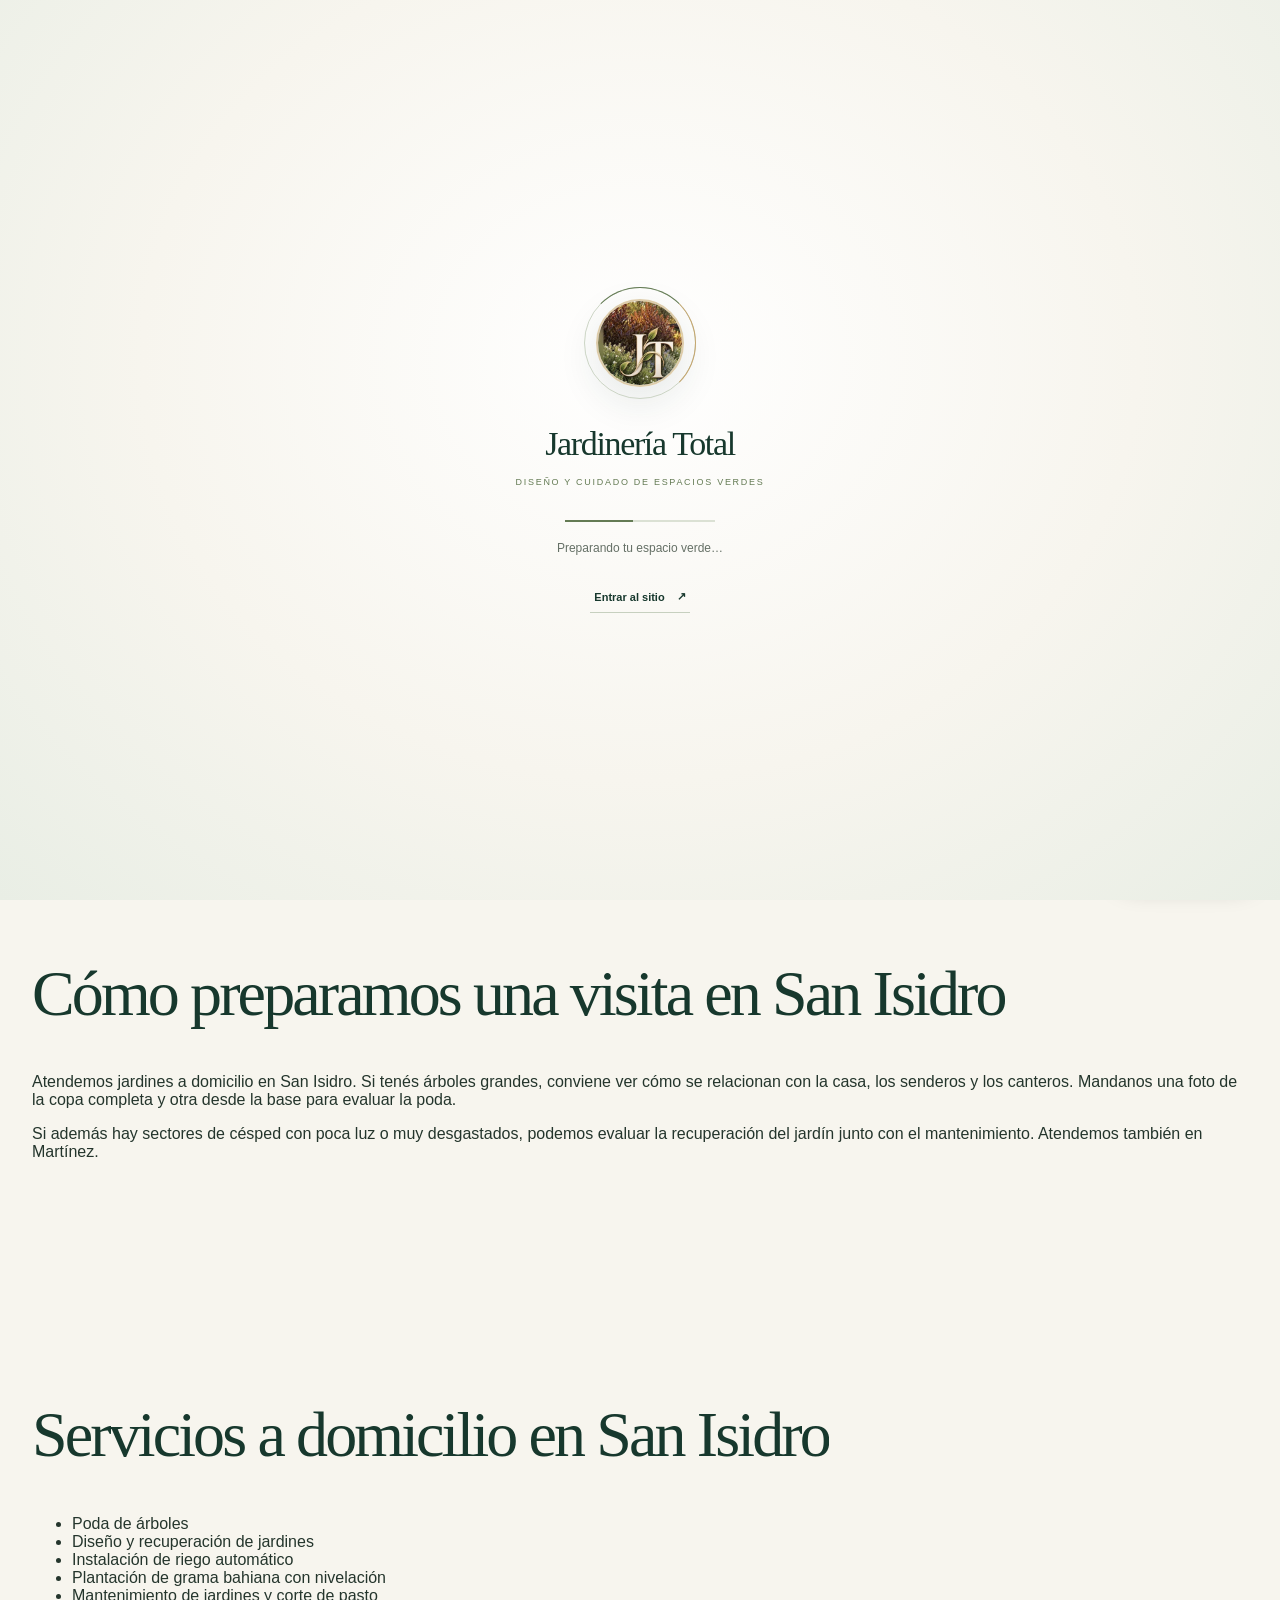
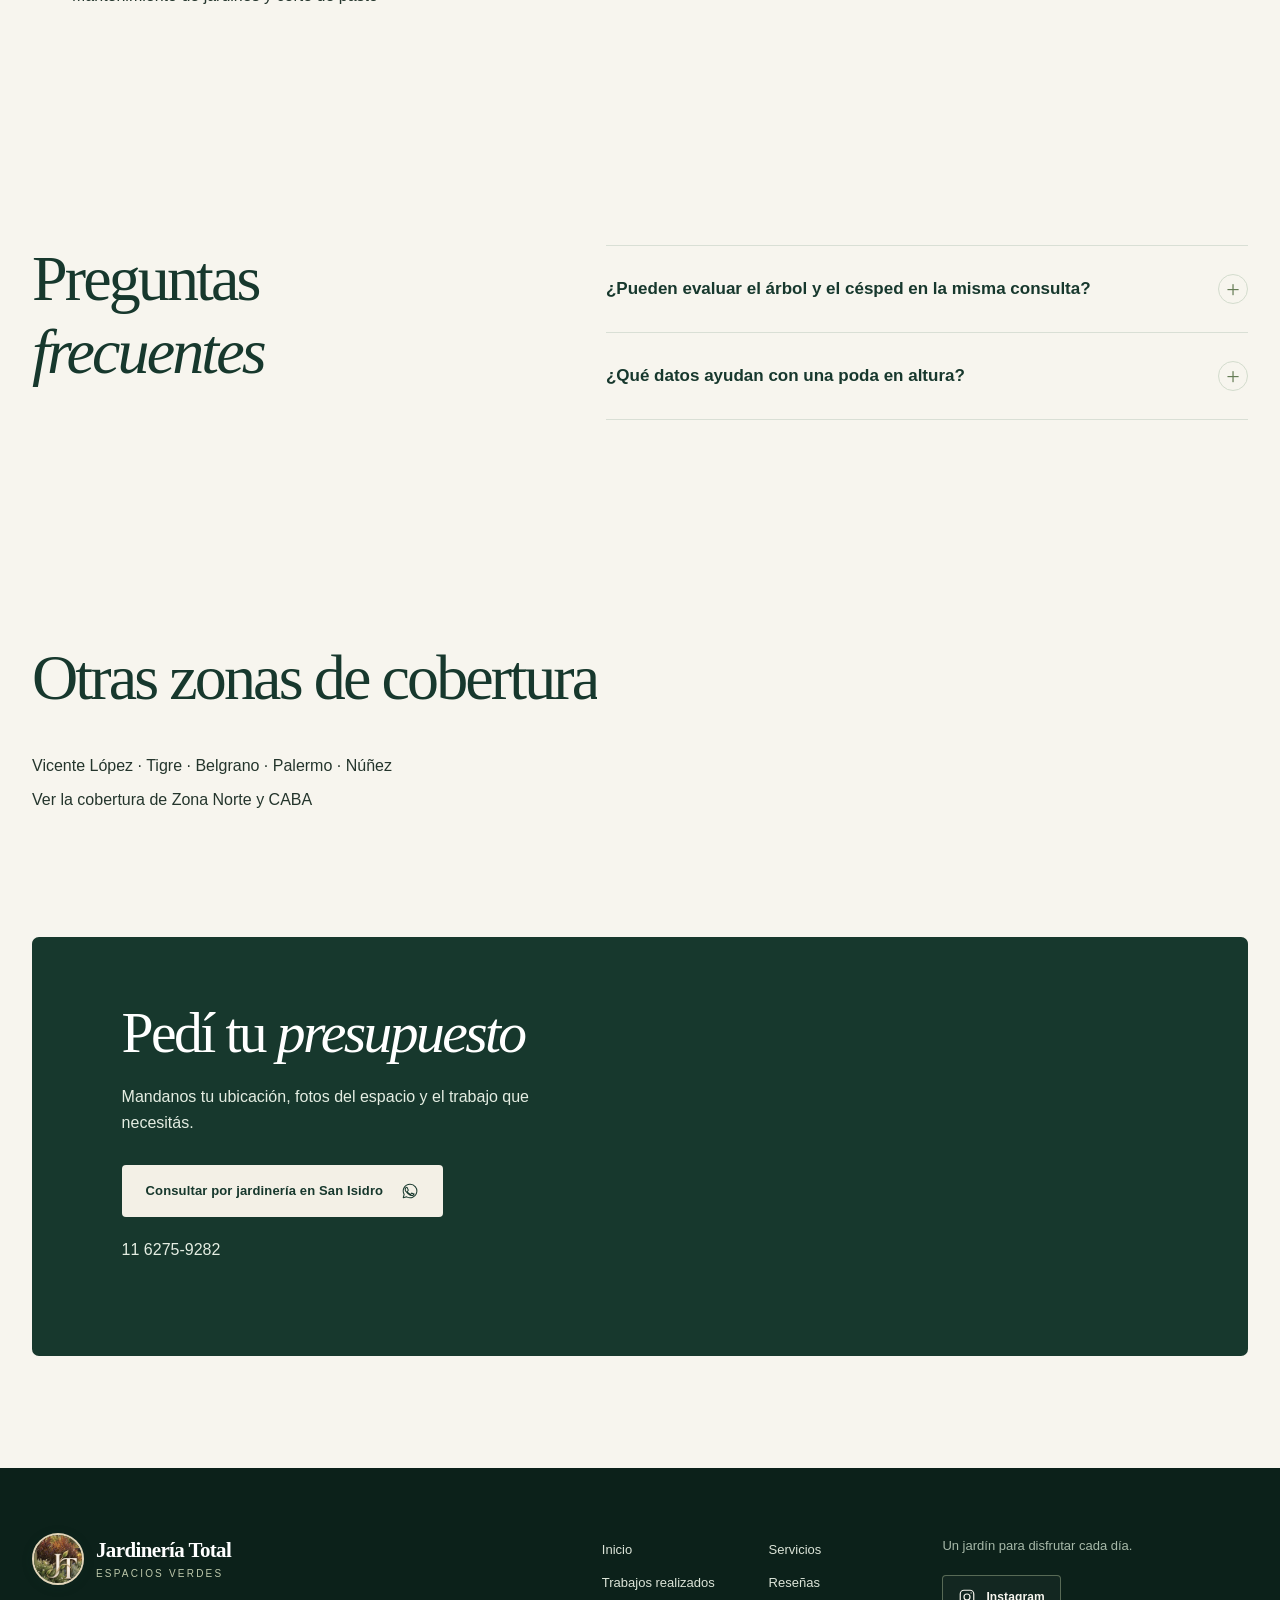
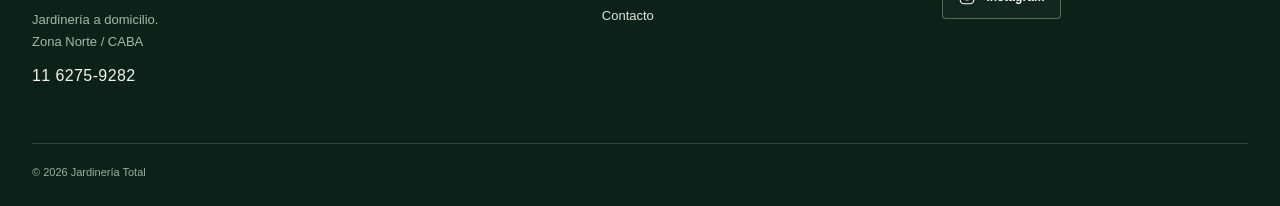
<file: jardineria-en-san-isidro.html>
<!doctype html>
<html lang="es-AR" data-motion="full">
<head>
<meta charset="utf-8">
<meta name="viewport" content="width=device-width, initial-scale=1">
<meta name="theme-color" content="#17382d">
<title>Jardinería en San Isidro | Jardinería Total</title>
<meta name="description" content="Poda de árboles, cuidado del césped y recuperación de jardines a domicilio en San Isidro. Consultá por el trabajo y la cobertura de tu domicilio.">
<link rel="canonical" href="https://www.jardineria-total.com/jardineria-en-san-isidro">
<meta name="robots" content="index,follow,max-image-preview:large">
<meta property="og:type" content="website">
<meta property="og:locale" content="es_AR">
<meta property="og:site_name" content="Jardinería Total">
<meta property="og:title" content="Jardinería en San Isidro | Jardinería Total">
<meta property="og:description" content="Poda de árboles, cuidado del césped y recuperación de jardines a domicilio en San Isidro. Consultá por el trabajo y la cobertura de tu domicilio.">
<meta property="og:url" content="https://www.jardineria-total.com/jardineria-en-san-isidro">
<meta property="og:image" content="https://www.jardineria-total.com/assets/poda-despues.webp">
<meta property="og:image:alt" content="Árbol de varias ramas después de la poda">
<meta name="twitter:card" content="summary_large_image">
<link rel="icon" href="/assets/favicon-192.png" type="image/png" sizes="192x192">
<link rel="apple-touch-icon" href="/assets/favicon-192.png">
<link rel="preload" as="image" href="/assets/poda-despues.webp">
<link rel="stylesheet" href="/styles.css?v=servicios-grama-riego-20261029">
<script src="/boot.js?v=always-effects-20261027"></script>
<script src="/config.js?v=contacto-20261027" defer></script>
<script src="/script.js?v=paginas-seo-20261118" defer></script>
<script src="/motion.js?v=paginas-seo-20261118" defer></script>
<script src="/cinema.js?v=always-effects-20261027" defer></script>
<script type="application/ld+json">
{
  "@context": "https://schema.org",
  "@graph": [
    {
      "@type": "WebPage",
      "@id": "https://www.jardineria-total.com/jardineria-en-san-isidro#pagina",
      "url": "https://www.jardineria-total.com/jardineria-en-san-isidro",
      "name": "Jardinería en San Isidro | Jardinería Total",
      "description": "Poda de árboles, cuidado del césped y recuperación de jardines a domicilio en San Isidro. Consultá por el trabajo y la cobertura de tu domicilio.",
      "inLanguage": "es-AR",
      "isPartOf": {
        "@id": "https://www.jardineria-total.com/#sitio"
      },
      "about": {
        "@id": "https://www.jardineria-total.com/jardineria-en-san-isidro#zona"
      },
      "publisher": {
        "@id": "https://www.jardineria-total.com/#negocio"
      },
      "primaryImageOfPage": {
        "@type": "ImageObject",
        "contentUrl": "https://www.jardineria-total.com/assets/poda-despues.webp"
      }
    },
    {
      "@type": "Organization",
      "@id": "https://www.jardineria-total.com/#negocio",
      "name": "Jardinería Total",
      "url": "https://www.jardineria-total.com/",
      "telephone": "+541162759282"
    },
    {
      "@type": "Place",
      "@id": "https://www.jardineria-total.com/jardineria-en-san-isidro#zona",
      "name": "San Isidro"
    }
  ]
}
</script>
</head>
<body>
<div class="site-loader" id="site-loader" aria-label="Cargando Jardinería Total">
  <div class="loader-content"><div class="loader-emblem"><span class="loader-orbit" aria-hidden="true"></span><img src="/assets/logo.webp" width="88" height="88" alt=""></div><p class="loader-name">Jardinería Total</p><p class="loader-tagline">DISEÑO Y CUIDADO DE ESPACIOS VERDES</p><div class="loader-track" aria-hidden="true"><span></span></div><p class="loader-status" role="status">Preparando tu espacio verde…</p><button class="loader-skip" type="button" id="loader-skip">Entrar al sitio <span aria-hidden="true">↗</span></button></div>
</div>
<a class="skip-link" href="#contenido">Ir al contenido</a>
<svg class="svg-defs" xmlns="http://www.w3.org/2000/svg" aria-hidden="true">
<symbol id="icon-leaf" viewBox="0 0 32 32"><path d="M26.8 4.8C15.9 5.3 7.3 8 5.4 17.1c-1 4.8 2.1 9.2 7 9.3C21.8 26.6 26 14.4 26.8 4.8Z"/><path d="M5.4 27.2c3.1-7.4 8.6-12.4 17.4-16.9"/></symbol>
<symbol id="icon-spark" viewBox="0 0 32 32"><path d="m16 3 2.8 10.2L29 16l-10.2 2.8L16 29l-2.8-10.2L3 16l10.2-2.8L16 3Z"/></symbol>
<symbol id="icon-lines" viewBox="0 0 32 32"><path d="M4 10h24M4 16h24M4 22h24"/><circle cx="11" cy="10" r="2.5"/><circle cx="21" cy="16" r="2.5"/><circle cx="13" cy="22" r="2.5"/></symbol>
<symbol id="icon-pin" viewBox="0 0 32 32"><path d="M25 13.2C25 20.1 16 28 16 28S7 20.1 7 13.2a9 9 0 1 1 18 0Z"/><circle cx="16" cy="13" r="3.2"/></symbol>
<symbol id="icon-instagram" viewBox="0 0 24 24"><rect x="3" y="3" width="18" height="18" rx="5"/><circle cx="12" cy="12" r="4"/><circle cx="17.5" cy="6.5" r=".8" fill="currentColor" stroke="none"/></symbol>
<symbol id="icon-arrow" viewBox="0 0 24 24"><path d="M4 12h15m-6-6 6 6-6 6"/></symbol>
<symbol id="icon-whatsapp" viewBox="0 0 32 32"><path d="M16 4a12 12 0 0 0-10.4 18L4 28l6.2-1.6A12 12 0 1 0 16 4Z"/><path d="M11.1 10.4c-.4-.9-.8-.9-1.2-.9-.3 0-.7 0-1 .4-.4.5-1.4 1.4-1.4 3.3s1.4 3.7 1.6 4c.2.2 2.7 4.3 6.7 5.8 3.3 1.3 4 .9 4.7.8.7-.1 2.3-1 2.6-2 .3-1-.3-1-.9-.6l-2.6-1.3c-.4-.2-.7-.3-1 .2l-1.3 1.6c-.2.3-.5.3-.9.1-1.1-.6-2.1-1.2-3-2-1-.9-1.7-2-2-2.5-.2-.4 0-.7.2-.9l.8-.9c.2-.3.3-.5.4-.8.1-.2 0-.5-.1-.8l-1.1-2.6Z"/></symbol>
</svg>
<header class="site-header"><div class="shell header-inner">
<a class="brand" href="/#inicio" aria-label="Jardinería Total, ir al inicio"><img src="/assets/logo.webp" width="52" height="52" alt="Monograma JT de Jardinería Total"><span><strong>Jardinería Total</strong><small>Espacios verdes</small></span></a>
<button class="menu-toggle" type="button" aria-expanded="false" aria-controls="primary-nav" aria-label="Abrir menú"><span></span><span></span><span></span></button>
<nav class="nav" id="primary-nav" aria-label="Navegación principal"><a href="/#inicio">Inicio</a><a href="/#servicios">Servicios</a><a href="/#trabajos">Trabajos</a><a href="/#resenas">Reseñas</a><a href="/#contacto">Contacto</a><a class="button button-small" href="#presupuesto">Pedir presupuesto <svg><use href="#icon-arrow"/></svg></a></nav>
</div><div class="reading-progress" aria-hidden="true"><span></span></div></header>
<main id="contenido">
<section class="hero" id="inicio" aria-labelledby="hero-title"><img class="hero-image" src="/assets/poda-despues.webp" width="1440" height="1439" fetchpriority="high" decoding="async" alt="" aria-hidden="true"><div class="hero-shade"></div><div class="shell hero-content"><h1 id="hero-title">Jardinería a domicilio<br><em>en San Isidro</em></h1><p class="hero-copy">Poda de árboles, cuidado del césped y recuperación de jardines a domicilio en San Isidro.</p><div class="hero-actions"><a class="button button-light" href="https://wa.me/5491162759282?text=Hola%2C%20Jardiner%C3%ADa%20Total.%20Quiero%20consultar%20por%20un%20trabajo%20de%20jardiner%C3%ADa%20en%20San%20Isidro.">Consultar por jardinería en San Isidro <svg aria-hidden="true"><use href="#icon-whatsapp"/></svg></a><a class="button button-outline" href="/#servicios">Ver todos los servicios</a></div></div></section>
<section class="section services-section"><div class="shell"><div class="section-heading"><div><h2>Cómo preparamos una visita en San Isidro</h2></div></div><p>Atendemos jardines a domicilio en San Isidro. Si tenés árboles grandes, conviene ver cómo se relacionan con la casa, los senderos y los canteros. Mandanos una foto de la copa completa y otra desde la base para evaluar la poda.</p>
<p>Si además hay sectores de césped con poca luz o muy desgastados, podemos evaluar la recuperación del jardín junto con el mantenimiento. Atendemos también en Martínez.</p>
</div></section>
<section class="section process-section"><div class="shell"><div class="section-heading"><div><h2>Servicios a domicilio en San Isidro</h2></div></div><ul><li><a href="/poda-de-arboles-zona-norte-caba">Poda de árboles</a></li><li><a href="/diseno-de-jardines-zona-norte-caba">Diseño y recuperación de jardines</a></li><li><a href="/riego-automatico-zona-norte-caba">Instalación de riego automático</a></li><li><a href="/grama-bahiana-zona-norte-caba">Plantación de grama bahiana con nivelación</a></li><li><a href="/mantenimiento-de-jardines-zona-norte-caba">Mantenimiento de jardines y corte de pasto</a></li></ul></div></section>
<section class="section faq-section" aria-labelledby="faq-title"><div class="shell faq-layout"><div><h2 id="faq-title">Preguntas<br><em>frecuentes</em></h2></div><div class="faq-list"><details><summary>¿Pueden evaluar el árbol y el césped en la misma consulta?<span aria-hidden="true">+</span></summary><p>Sí. Mandanos fotos generales del jardín y marcá en cuáles se ven las ramas o los sectores de césped que te preocupan.</p></details>
<details><summary>¿Qué datos ayudan con una poda en altura?<span aria-hidden="true">+</span></summary><p>Además de la ubicación, mostranos desde dónde se accede al árbol y si hay construcciones o cables cerca.</p></details>
</div></div></section>
<section class="section services-section"><div class="shell"><div class="section-heading"><div><h2>Otras zonas de cobertura</h2></div></div><p><a href="/jardineria-en-vicente-lopez">Vicente López</a> · <a href="/jardineria-en-tigre">Tigre</a> · <a href="/jardineria-en-belgrano">Belgrano</a> · <a href="/jardineria-en-palermo">Palermo</a> · <a href="/jardineria-en-nunez">Núñez</a></p><p><a href="/#area-title">Ver la cobertura de Zona Norte y CABA</a></p></div></section>
<section class="section area-section" id="presupuesto" aria-labelledby="contact-title"><div class="shell area-card"><div><h2 id="contact-title">Pedí tu <em>presupuesto</em></h2><p>Mandanos tu ubicación, fotos del espacio y el trabajo que necesitás.</p><a class="button button-light" href="https://wa.me/5491162759282?text=Hola%2C%20Jardiner%C3%ADa%20Total.%20Quiero%20consultar%20por%20un%20trabajo%20de%20jardiner%C3%ADa%20en%20San%20Isidro.">Consultar por jardinería en San Isidro <svg aria-hidden="true"><use href="#icon-whatsapp"/></svg></a> <p><a href="tel:+541162759282">11 6275-9282</a></p></div></div></section>
</main>
<footer class="footer"><div class="shell footer-main"><div><a class="brand footer-brand" href="/#inicio"><img src="/assets/logo.webp" width="48" height="48" alt=""><span><strong>Jardinería Total</strong><small>Espacios verdes</small></span></a><p>Jardinería a domicilio.<br>Zona Norte / CABA</p><a class="footer-phone" href="tel:+541162759282">11 6275-9282</a></div><nav aria-label="Navegación del pie de página"><a href="/#inicio">Inicio</a><a href="/#servicios">Servicios</a><a href="/#trabajos">Trabajos realizados</a><a href="/#resenas">Reseñas</a><a href="/#contacto">Contacto</a></nav><div class="footer-end"><p>Un jardín para disfrutar cada día.</p><div id="social-links" class="social-links"></div></div></div><div class="shell footer-bottom"><span>© <span id="year"></span> Jardinería Total</span></div></footer>
<a class="back-to-top" href="#inicio" aria-label="Volver al inicio" hidden><span aria-hidden="true">↑</span></a>
<button class="whatsapp-float" id="whatsapp-float" type="button" aria-label="Consultar por WhatsApp"><svg><use href="#icon-whatsapp"/></svg><span>Consultanos</span></button>
<dialog class="notice-dialog" id="demo-dialog" aria-labelledby="demo-title"><button class="dialog-close" type="button" data-close-dialog aria-label="Cerrar aviso">×</button><span class="dialog-icon"><svg><use href="#icon-leaf"/></svg></span><h2 id="demo-title">Contactanos</h2><p>Podés llamarnos al <a href="tel:+541162759282">11 6275-9282</a> para consultar por nuestros servicios en Zona Norte y CABA.</p><button class="button button-dialog" type="button" data-close-dialog>Entendido</button></dialog>
</body></html>
</file>
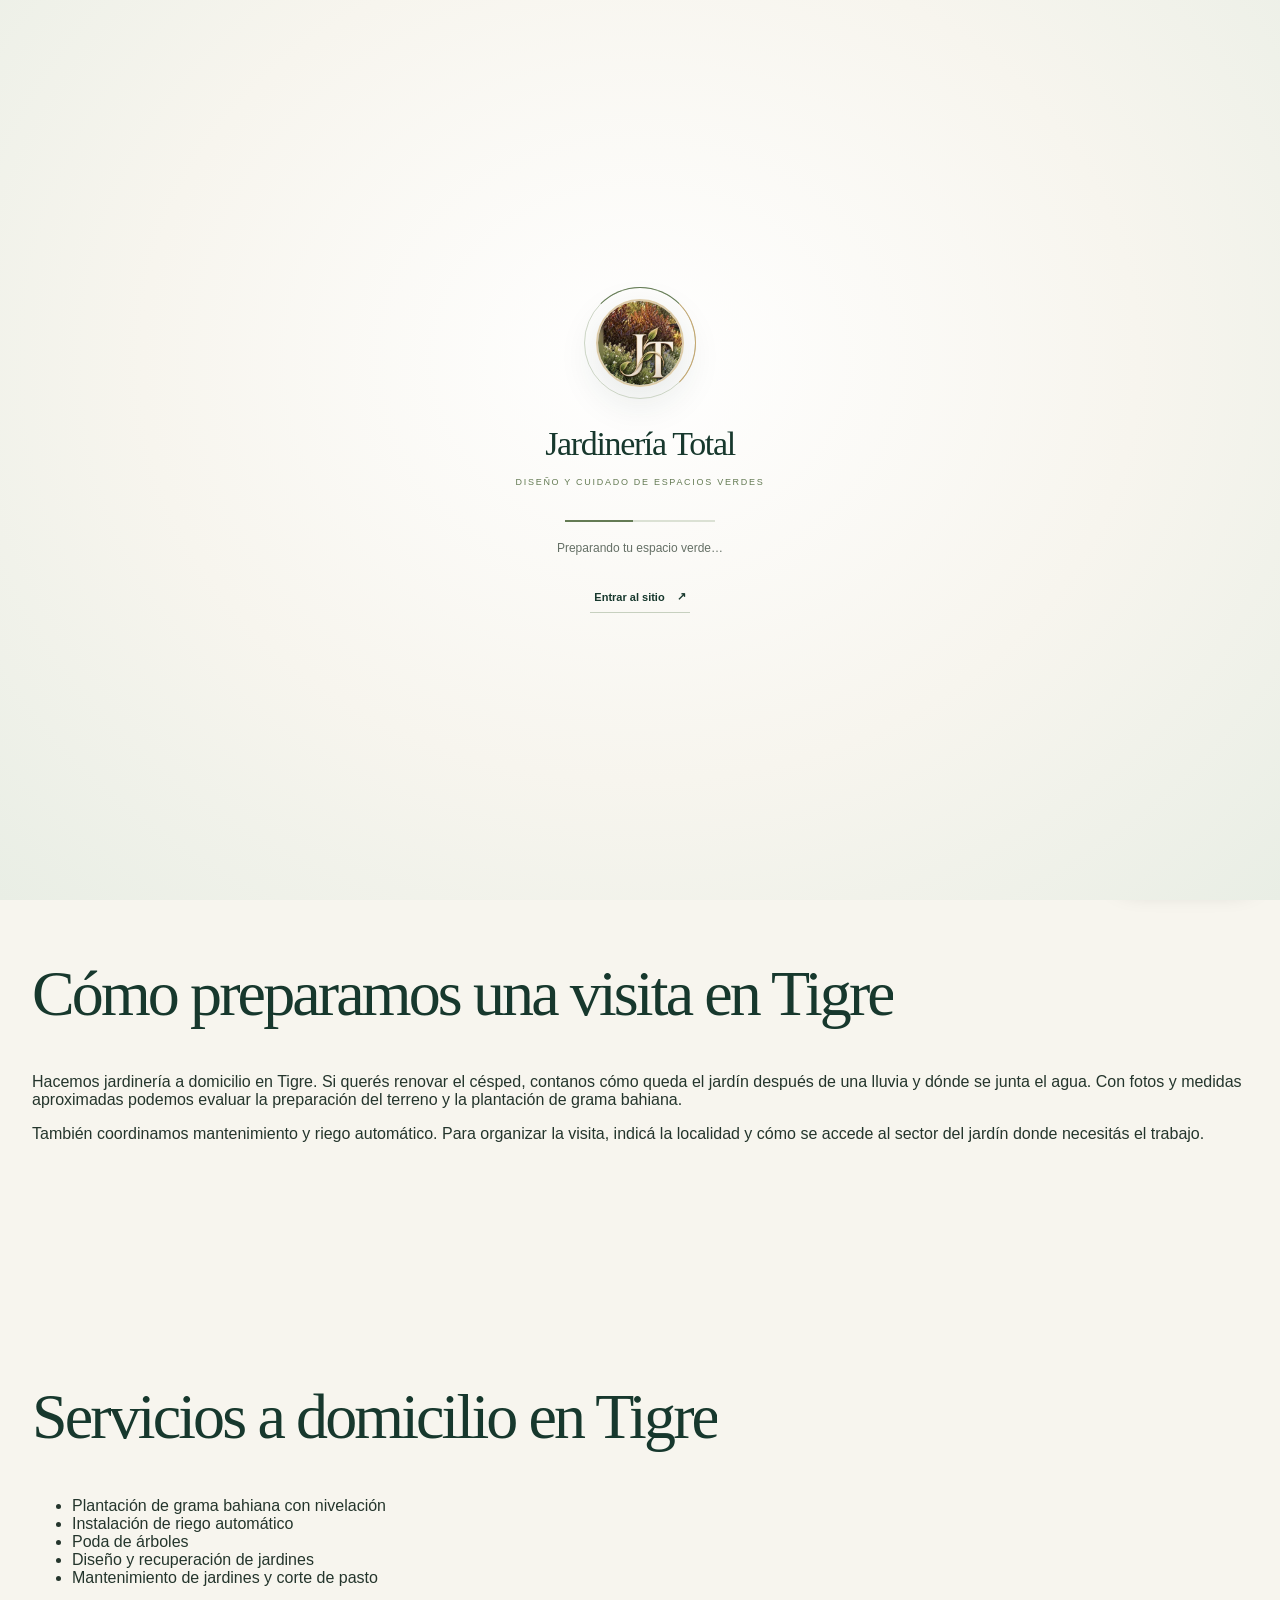
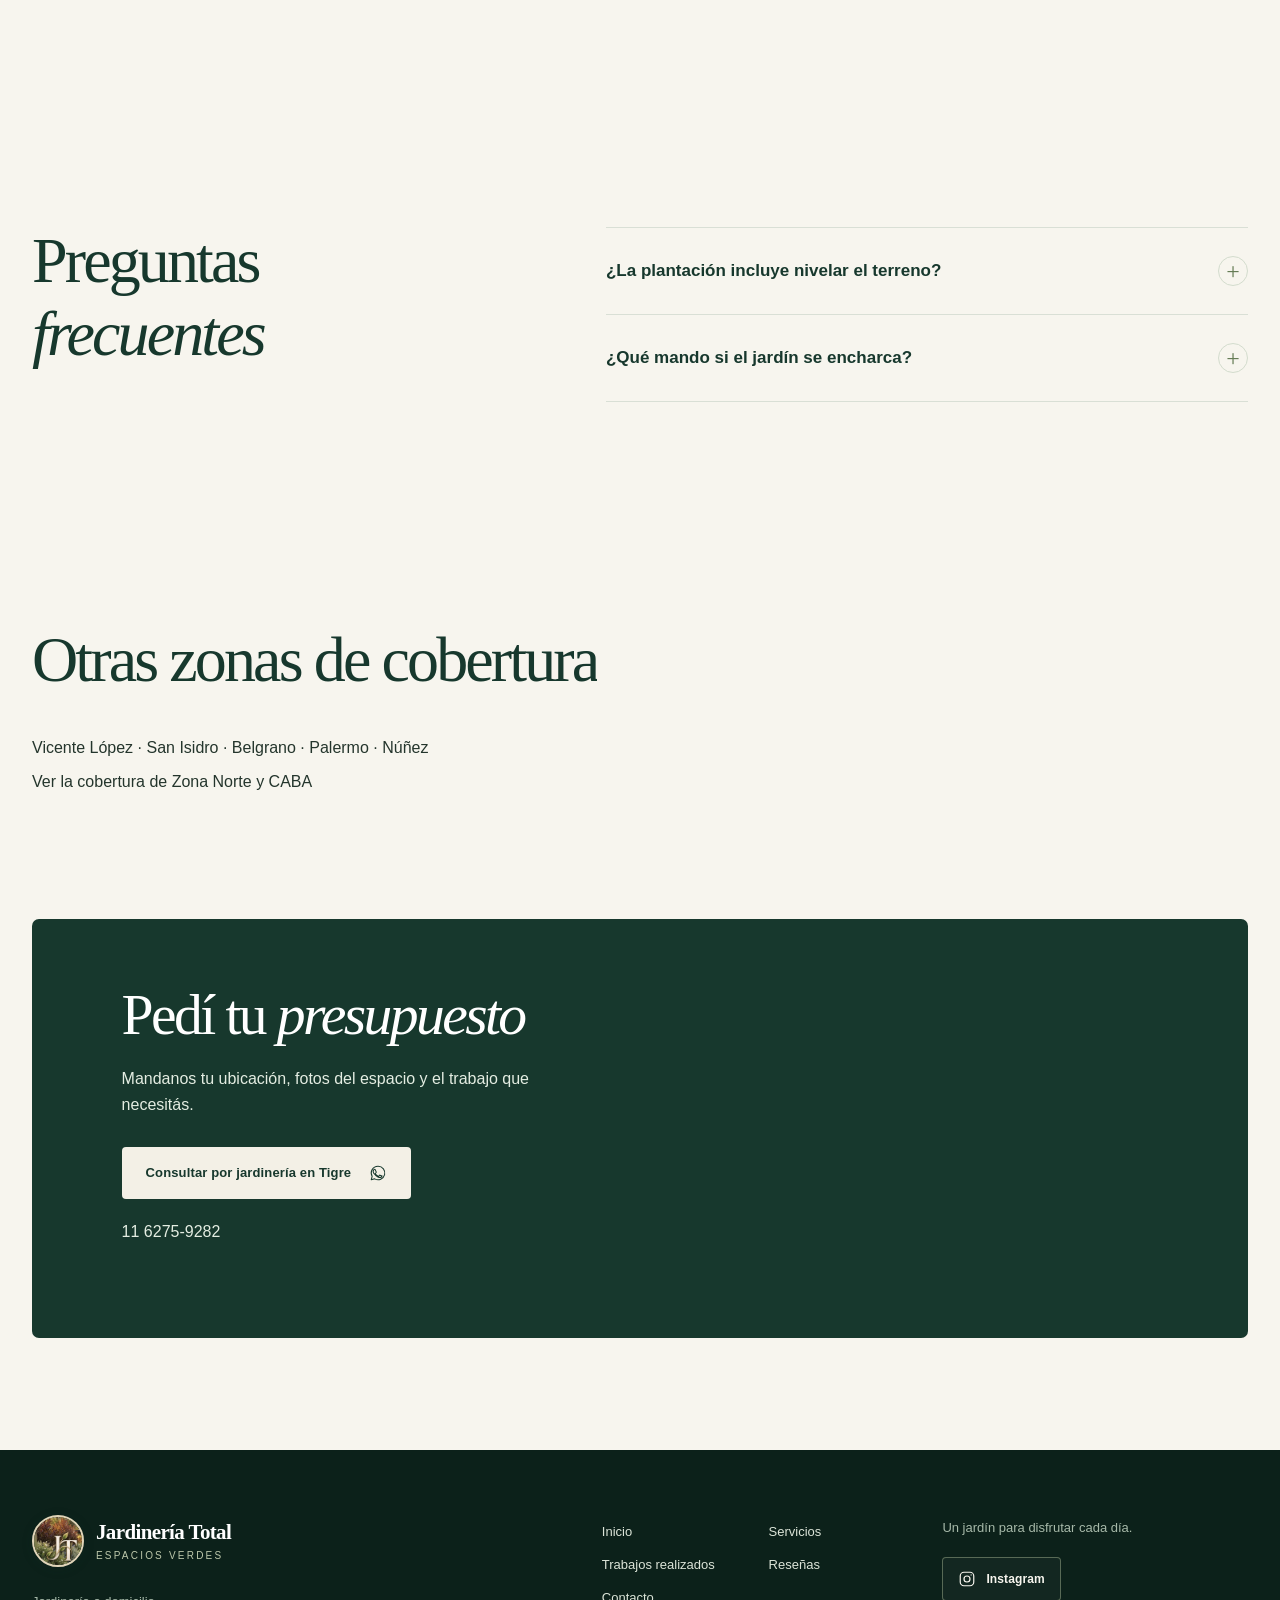
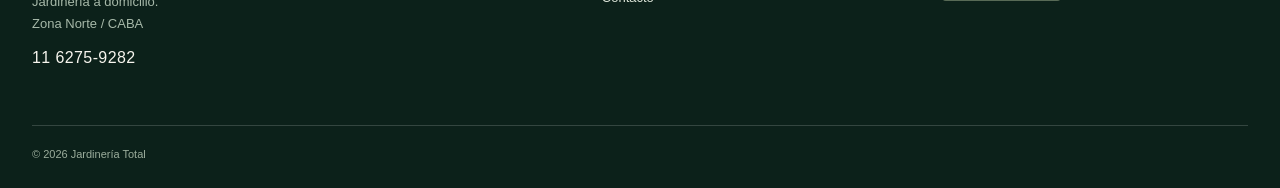
<file: jardineria-en-tigre.html>
<!doctype html>
<html lang="es-AR" data-motion="full">
<head>
<meta charset="utf-8">
<meta name="viewport" content="width=device-width, initial-scale=1">
<meta name="theme-color" content="#17382d">
<title>Jardinería en Tigre | Jardinería Total</title>
<meta name="description" content="Jardinería a domicilio en Tigre. Consultá por nivelación, plantación de grama bahiana, mantenimiento y riego automático.">
<link rel="canonical" href="https://www.jardineria-total.com/jardineria-en-tigre">
<meta name="robots" content="index,follow,max-image-preview:large">
<meta property="og:type" content="website">
<meta property="og:locale" content="es_AR">
<meta property="og:site_name" content="Jardinería Total">
<meta property="og:title" content="Jardinería en Tigre | Jardinería Total">
<meta property="og:description" content="Jardinería a domicilio en Tigre. Consultá por nivelación, plantación de grama bahiana, mantenimiento y riego automático.">
<meta property="og:url" content="https://www.jardineria-total.com/jardineria-en-tigre">
<meta property="og:image" content="https://www.jardineria-total.com/assets/cesped-colocacion.webp">
<meta property="og:image:alt" content="Preparación del jardín y rollos de césped para plantar">
<meta name="twitter:card" content="summary_large_image">
<link rel="icon" href="/assets/favicon-192.png" type="image/png" sizes="192x192">
<link rel="apple-touch-icon" href="/assets/favicon-192.png">
<link rel="preload" as="image" href="/assets/cesped-colocacion.webp">
<link rel="stylesheet" href="/styles.css?v=servicios-grama-riego-20261029">
<script src="/boot.js?v=always-effects-20261027"></script>
<script src="/config.js?v=contacto-20261027" defer></script>
<script src="/script.js?v=paginas-seo-20261118" defer></script>
<script src="/motion.js?v=paginas-seo-20261118" defer></script>
<script src="/cinema.js?v=always-effects-20261027" defer></script>
<script type="application/ld+json">
{
  "@context": "https://schema.org",
  "@graph": [
    {
      "@type": "WebPage",
      "@id": "https://www.jardineria-total.com/jardineria-en-tigre#pagina",
      "url": "https://www.jardineria-total.com/jardineria-en-tigre",
      "name": "Jardinería en Tigre | Jardinería Total",
      "description": "Jardinería a domicilio en Tigre. Consultá por nivelación, plantación de grama bahiana, mantenimiento y riego automático.",
      "inLanguage": "es-AR",
      "isPartOf": {
        "@id": "https://www.jardineria-total.com/#sitio"
      },
      "about": {
        "@id": "https://www.jardineria-total.com/jardineria-en-tigre#zona"
      },
      "publisher": {
        "@id": "https://www.jardineria-total.com/#negocio"
      },
      "primaryImageOfPage": {
        "@type": "ImageObject",
        "contentUrl": "https://www.jardineria-total.com/assets/cesped-colocacion.webp"
      }
    },
    {
      "@type": "Organization",
      "@id": "https://www.jardineria-total.com/#negocio",
      "name": "Jardinería Total",
      "url": "https://www.jardineria-total.com/",
      "telephone": "+541162759282"
    },
    {
      "@type": "Place",
      "@id": "https://www.jardineria-total.com/jardineria-en-tigre#zona",
      "name": "Tigre"
    }
  ]
}
</script>
</head>
<body>
<div class="site-loader" id="site-loader" aria-label="Cargando Jardinería Total">
  <div class="loader-content"><div class="loader-emblem"><span class="loader-orbit" aria-hidden="true"></span><img src="/assets/logo.webp" width="88" height="88" alt=""></div><p class="loader-name">Jardinería Total</p><p class="loader-tagline">DISEÑO Y CUIDADO DE ESPACIOS VERDES</p><div class="loader-track" aria-hidden="true"><span></span></div><p class="loader-status" role="status">Preparando tu espacio verde…</p><button class="loader-skip" type="button" id="loader-skip">Entrar al sitio <span aria-hidden="true">↗</span></button></div>
</div>
<a class="skip-link" href="#contenido">Ir al contenido</a>
<svg class="svg-defs" xmlns="http://www.w3.org/2000/svg" aria-hidden="true">
<symbol id="icon-leaf" viewBox="0 0 32 32"><path d="M26.8 4.8C15.9 5.3 7.3 8 5.4 17.1c-1 4.8 2.1 9.2 7 9.3C21.8 26.6 26 14.4 26.8 4.8Z"/><path d="M5.4 27.2c3.1-7.4 8.6-12.4 17.4-16.9"/></symbol>
<symbol id="icon-spark" viewBox="0 0 32 32"><path d="m16 3 2.8 10.2L29 16l-10.2 2.8L16 29l-2.8-10.2L3 16l10.2-2.8L16 3Z"/></symbol>
<symbol id="icon-lines" viewBox="0 0 32 32"><path d="M4 10h24M4 16h24M4 22h24"/><circle cx="11" cy="10" r="2.5"/><circle cx="21" cy="16" r="2.5"/><circle cx="13" cy="22" r="2.5"/></symbol>
<symbol id="icon-pin" viewBox="0 0 32 32"><path d="M25 13.2C25 20.1 16 28 16 28S7 20.1 7 13.2a9 9 0 1 1 18 0Z"/><circle cx="16" cy="13" r="3.2"/></symbol>
<symbol id="icon-instagram" viewBox="0 0 24 24"><rect x="3" y="3" width="18" height="18" rx="5"/><circle cx="12" cy="12" r="4"/><circle cx="17.5" cy="6.5" r=".8" fill="currentColor" stroke="none"/></symbol>
<symbol id="icon-arrow" viewBox="0 0 24 24"><path d="M4 12h15m-6-6 6 6-6 6"/></symbol>
<symbol id="icon-whatsapp" viewBox="0 0 32 32"><path d="M16 4a12 12 0 0 0-10.4 18L4 28l6.2-1.6A12 12 0 1 0 16 4Z"/><path d="M11.1 10.4c-.4-.9-.8-.9-1.2-.9-.3 0-.7 0-1 .4-.4.5-1.4 1.4-1.4 3.3s1.4 3.7 1.6 4c.2.2 2.7 4.3 6.7 5.8 3.3 1.3 4 .9 4.7.8.7-.1 2.3-1 2.6-2 .3-1-.3-1-.9-.6l-2.6-1.3c-.4-.2-.7-.3-1 .2l-1.3 1.6c-.2.3-.5.3-.9.1-1.1-.6-2.1-1.2-3-2-1-.9-1.7-2-2-2.5-.2-.4 0-.7.2-.9l.8-.9c.2-.3.3-.5.4-.8.1-.2 0-.5-.1-.8l-1.1-2.6Z"/></symbol>
</svg>
<header class="site-header"><div class="shell header-inner">
<a class="brand" href="/#inicio" aria-label="Jardinería Total, ir al inicio"><img src="/assets/logo.webp" width="52" height="52" alt="Monograma JT de Jardinería Total"><span><strong>Jardinería Total</strong><small>Espacios verdes</small></span></a>
<button class="menu-toggle" type="button" aria-expanded="false" aria-controls="primary-nav" aria-label="Abrir menú"><span></span><span></span><span></span></button>
<nav class="nav" id="primary-nav" aria-label="Navegación principal"><a href="/#inicio">Inicio</a><a href="/#servicios">Servicios</a><a href="/#trabajos">Trabajos</a><a href="/#resenas">Reseñas</a><a href="/#contacto">Contacto</a><a class="button button-small" href="#presupuesto">Pedir presupuesto <svg><use href="#icon-arrow"/></svg></a></nav>
</div><div class="reading-progress" aria-hidden="true"><span></span></div></header>
<main id="contenido">
<section class="hero" id="inicio" aria-labelledby="hero-title"><img class="hero-image" src="/assets/cesped-colocacion.webp" width="873" height="697" fetchpriority="high" decoding="async" alt="" aria-hidden="true"><div class="hero-shade"></div><div class="shell hero-content"><h1 id="hero-title">Jardinería a domicilio<br><em>en Tigre</em></h1><p class="hero-copy">Jardinería a domicilio en Tigre.</p><div class="hero-actions"><a class="button button-light" href="https://wa.me/5491162759282?text=Hola%2C%20Jardiner%C3%ADa%20Total.%20Quiero%20consultar%20por%20un%20trabajo%20de%20jardiner%C3%ADa%20en%20Tigre.">Consultar por jardinería en Tigre <svg aria-hidden="true"><use href="#icon-whatsapp"/></svg></a><a class="button button-outline" href="/#servicios">Ver todos los servicios</a></div></div></section>
<section class="section services-section"><div class="shell"><div class="section-heading"><div><h2>Cómo preparamos una visita en Tigre</h2></div></div><p>Hacemos jardinería a domicilio en Tigre. Si querés renovar el césped, contanos cómo queda el jardín después de una lluvia y dónde se junta el agua. Con fotos y medidas aproximadas podemos evaluar la preparación del terreno y la plantación de grama bahiana.</p>
<p>También coordinamos mantenimiento y riego automático. Para organizar la visita, indicá la localidad y cómo se accede al sector del jardín donde necesitás el trabajo.</p>
</div></section>
<section class="section process-section"><div class="shell"><div class="section-heading"><div><h2>Servicios a domicilio en Tigre</h2></div></div><ul><li><a href="/grama-bahiana-zona-norte-caba">Plantación de grama bahiana con nivelación</a></li><li><a href="/riego-automatico-zona-norte-caba">Instalación de riego automático</a></li><li><a href="/poda-de-arboles-zona-norte-caba">Poda de árboles</a></li><li><a href="/diseno-de-jardines-zona-norte-caba">Diseño y recuperación de jardines</a></li><li><a href="/mantenimiento-de-jardines-zona-norte-caba">Mantenimiento de jardines y corte de pasto</a></li></ul></div></section>
<section class="section faq-section" aria-labelledby="faq-title"><div class="shell faq-layout"><div><h2 id="faq-title">Preguntas<br><em>frecuentes</em></h2></div><div class="faq-list"><details><summary>¿La plantación incluye nivelar el terreno?<span aria-hidden="true">+</span></summary><p>Sí. La nivelación está incluida en el servicio de plantación de grama bahiana.</p></details>
<details><summary>¿Qué mando si el jardín se encharca?<span aria-hidden="true">+</span></summary><p>Mandanos una foto cuando el agua está acumulada y otra más amplia donde se vean los bordes, los desniveles y los desagües visibles.</p></details>
</div></div></section>
<section class="section services-section"><div class="shell"><div class="section-heading"><div><h2>Otras zonas de cobertura</h2></div></div><p><a href="/jardineria-en-vicente-lopez">Vicente López</a> · <a href="/jardineria-en-san-isidro">San Isidro</a> · <a href="/jardineria-en-belgrano">Belgrano</a> · <a href="/jardineria-en-palermo">Palermo</a> · <a href="/jardineria-en-nunez">Núñez</a></p><p><a href="/#area-title">Ver la cobertura de Zona Norte y CABA</a></p></div></section>
<section class="section area-section" id="presupuesto" aria-labelledby="contact-title"><div class="shell area-card"><div><h2 id="contact-title">Pedí tu <em>presupuesto</em></h2><p>Mandanos tu ubicación, fotos del espacio y el trabajo que necesitás.</p><a class="button button-light" href="https://wa.me/5491162759282?text=Hola%2C%20Jardiner%C3%ADa%20Total.%20Quiero%20consultar%20por%20un%20trabajo%20de%20jardiner%C3%ADa%20en%20Tigre.">Consultar por jardinería en Tigre <svg aria-hidden="true"><use href="#icon-whatsapp"/></svg></a> <p><a href="tel:+541162759282">11 6275-9282</a></p></div></div></section>
</main>
<footer class="footer"><div class="shell footer-main"><div><a class="brand footer-brand" href="/#inicio"><img src="/assets/logo.webp" width="48" height="48" alt=""><span><strong>Jardinería Total</strong><small>Espacios verdes</small></span></a><p>Jardinería a domicilio.<br>Zona Norte / CABA</p><a class="footer-phone" href="tel:+541162759282">11 6275-9282</a></div><nav aria-label="Navegación del pie de página"><a href="/#inicio">Inicio</a><a href="/#servicios">Servicios</a><a href="/#trabajos">Trabajos realizados</a><a href="/#resenas">Reseñas</a><a href="/#contacto">Contacto</a></nav><div class="footer-end"><p>Un jardín para disfrutar cada día.</p><div id="social-links" class="social-links"></div></div></div><div class="shell footer-bottom"><span>© <span id="year"></span> Jardinería Total</span></div></footer>
<a class="back-to-top" href="#inicio" aria-label="Volver al inicio" hidden><span aria-hidden="true">↑</span></a>
<button class="whatsapp-float" id="whatsapp-float" type="button" aria-label="Consultar por WhatsApp"><svg><use href="#icon-whatsapp"/></svg><span>Consultanos</span></button>
<dialog class="notice-dialog" id="demo-dialog" aria-labelledby="demo-title"><button class="dialog-close" type="button" data-close-dialog aria-label="Cerrar aviso">×</button><span class="dialog-icon"><svg><use href="#icon-leaf"/></svg></span><h2 id="demo-title">Contactanos</h2><p>Podés llamarnos al <a href="tel:+541162759282">11 6275-9282</a> para consultar por nuestros servicios en Zona Norte y CABA.</p><button class="button button-dialog" type="button" data-close-dialog>Entendido</button></dialog>
</body></html>
</file>
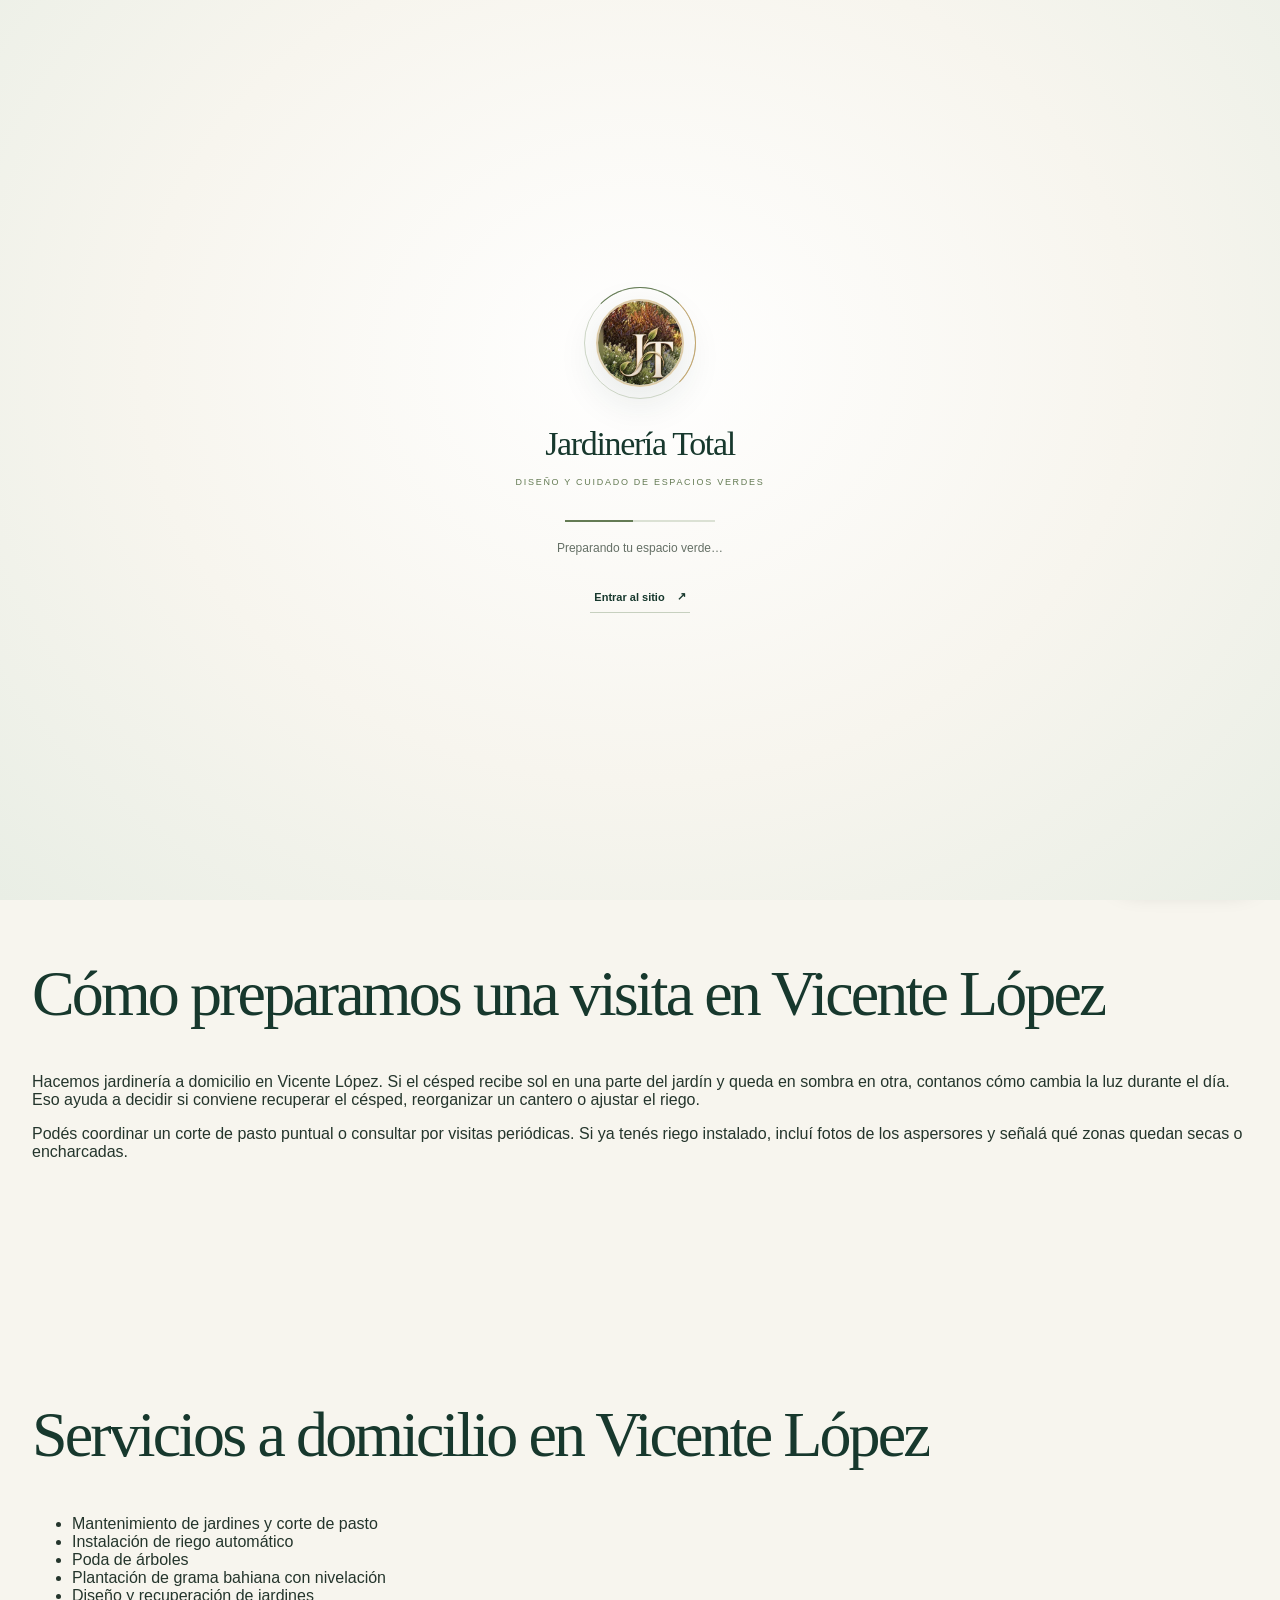
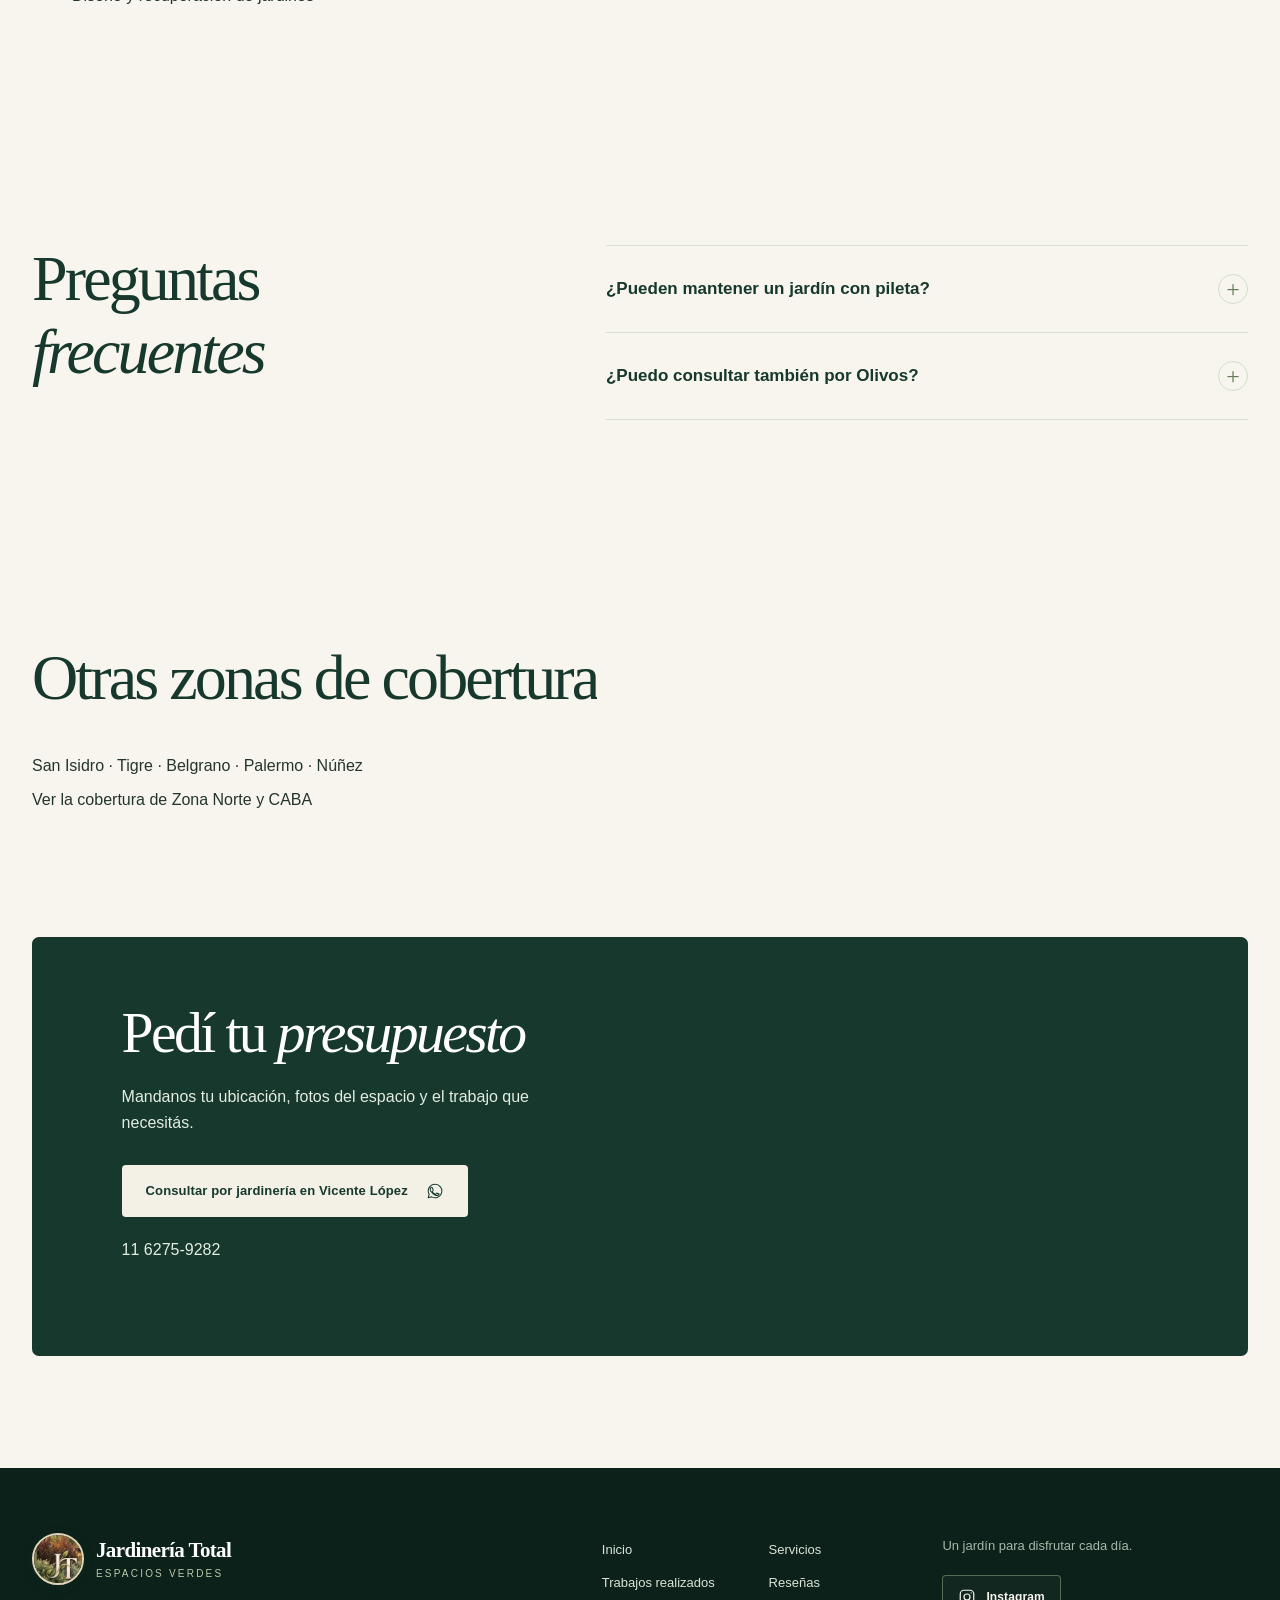
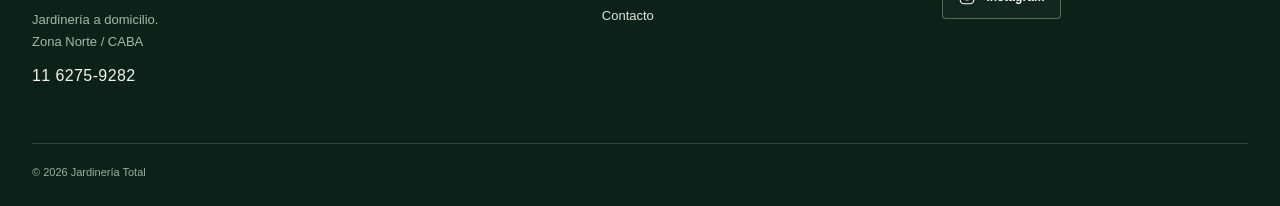
<file: jardineria-en-vicente-lopez.html>
<!doctype html>
<html lang="es-AR" data-motion="full">
<head>
<meta charset="utf-8">
<meta name="viewport" content="width=device-width, initial-scale=1">
<meta name="theme-color" content="#17382d">
<title>Jardinería en Vicente López | Jardinería Total</title>
<meta name="description" content="Mantenimiento de jardines y riego automático para patios y casas en Vicente López. Coordiná una visita o pedí presupuesto por WhatsApp.">
<link rel="canonical" href="https://www.jardineria-total.com/jardineria-en-vicente-lopez">
<meta name="robots" content="index,follow,max-image-preview:large">
<meta property="og:type" content="website">
<meta property="og:locale" content="es_AR">
<meta property="og:site_name" content="Jardinería Total">
<meta property="og:title" content="Jardinería en Vicente López | Jardinería Total">
<meta property="og:description" content="Mantenimiento de jardines y riego automático para patios y casas en Vicente López. Coordiná una visita o pedí presupuesto por WhatsApp.">
<meta property="og:url" content="https://www.jardineria-total.com/jardineria-en-vicente-lopez">
<meta property="og:image" content="https://www.jardineria-total.com/assets/trabajo-cesped-pileta.webp">
<meta property="og:image:alt" content="Césped cortado junto a una pileta cercada">
<meta name="twitter:card" content="summary_large_image">
<link rel="icon" href="/assets/favicon-192.png" type="image/png" sizes="192x192">
<link rel="apple-touch-icon" href="/assets/favicon-192.png">
<link rel="preload" as="image" href="/assets/trabajo-cesped-pileta.webp">
<link rel="stylesheet" href="/styles.css?v=servicios-grama-riego-20261029">
<script src="/boot.js?v=always-effects-20261027"></script>
<script src="/config.js?v=contacto-20261027" defer></script>
<script src="/script.js?v=paginas-seo-20261118" defer></script>
<script src="/motion.js?v=paginas-seo-20261118" defer></script>
<script src="/cinema.js?v=always-effects-20261027" defer></script>
<script type="application/ld+json">
{
  "@context": "https://schema.org",
  "@graph": [
    {
      "@type": "WebPage",
      "@id": "https://www.jardineria-total.com/jardineria-en-vicente-lopez#pagina",
      "url": "https://www.jardineria-total.com/jardineria-en-vicente-lopez",
      "name": "Jardinería en Vicente López | Jardinería Total",
      "description": "Mantenimiento de jardines y riego automático para patios y casas en Vicente López. Coordiná una visita o pedí presupuesto por WhatsApp.",
      "inLanguage": "es-AR",
      "isPartOf": {
        "@id": "https://www.jardineria-total.com/#sitio"
      },
      "about": {
        "@id": "https://www.jardineria-total.com/jardineria-en-vicente-lopez#zona"
      },
      "publisher": {
        "@id": "https://www.jardineria-total.com/#negocio"
      },
      "primaryImageOfPage": {
        "@type": "ImageObject",
        "contentUrl": "https://www.jardineria-total.com/assets/trabajo-cesped-pileta.webp"
      }
    },
    {
      "@type": "Organization",
      "@id": "https://www.jardineria-total.com/#negocio",
      "name": "Jardinería Total",
      "url": "https://www.jardineria-total.com/",
      "telephone": "+541162759282"
    },
    {
      "@type": "Place",
      "@id": "https://www.jardineria-total.com/jardineria-en-vicente-lopez#zona",
      "name": "Vicente López"
    }
  ]
}
</script>
</head>
<body>
<div class="site-loader" id="site-loader" aria-label="Cargando Jardinería Total">
  <div class="loader-content"><div class="loader-emblem"><span class="loader-orbit" aria-hidden="true"></span><img src="/assets/logo.webp" width="88" height="88" alt=""></div><p class="loader-name">Jardinería Total</p><p class="loader-tagline">DISEÑO Y CUIDADO DE ESPACIOS VERDES</p><div class="loader-track" aria-hidden="true"><span></span></div><p class="loader-status" role="status">Preparando tu espacio verde…</p><button class="loader-skip" type="button" id="loader-skip">Entrar al sitio <span aria-hidden="true">↗</span></button></div>
</div>
<a class="skip-link" href="#contenido">Ir al contenido</a>
<svg class="svg-defs" xmlns="http://www.w3.org/2000/svg" aria-hidden="true">
<symbol id="icon-leaf" viewBox="0 0 32 32"><path d="M26.8 4.8C15.9 5.3 7.3 8 5.4 17.1c-1 4.8 2.1 9.2 7 9.3C21.8 26.6 26 14.4 26.8 4.8Z"/><path d="M5.4 27.2c3.1-7.4 8.6-12.4 17.4-16.9"/></symbol>
<symbol id="icon-spark" viewBox="0 0 32 32"><path d="m16 3 2.8 10.2L29 16l-10.2 2.8L16 29l-2.8-10.2L3 16l10.2-2.8L16 3Z"/></symbol>
<symbol id="icon-lines" viewBox="0 0 32 32"><path d="M4 10h24M4 16h24M4 22h24"/><circle cx="11" cy="10" r="2.5"/><circle cx="21" cy="16" r="2.5"/><circle cx="13" cy="22" r="2.5"/></symbol>
<symbol id="icon-pin" viewBox="0 0 32 32"><path d="M25 13.2C25 20.1 16 28 16 28S7 20.1 7 13.2a9 9 0 1 1 18 0Z"/><circle cx="16" cy="13" r="3.2"/></symbol>
<symbol id="icon-instagram" viewBox="0 0 24 24"><rect x="3" y="3" width="18" height="18" rx="5"/><circle cx="12" cy="12" r="4"/><circle cx="17.5" cy="6.5" r=".8" fill="currentColor" stroke="none"/></symbol>
<symbol id="icon-arrow" viewBox="0 0 24 24"><path d="M4 12h15m-6-6 6 6-6 6"/></symbol>
<symbol id="icon-whatsapp" viewBox="0 0 32 32"><path d="M16 4a12 12 0 0 0-10.4 18L4 28l6.2-1.6A12 12 0 1 0 16 4Z"/><path d="M11.1 10.4c-.4-.9-.8-.9-1.2-.9-.3 0-.7 0-1 .4-.4.5-1.4 1.4-1.4 3.3s1.4 3.7 1.6 4c.2.2 2.7 4.3 6.7 5.8 3.3 1.3 4 .9 4.7.8.7-.1 2.3-1 2.6-2 .3-1-.3-1-.9-.6l-2.6-1.3c-.4-.2-.7-.3-1 .2l-1.3 1.6c-.2.3-.5.3-.9.1-1.1-.6-2.1-1.2-3-2-1-.9-1.7-2-2-2.5-.2-.4 0-.7.2-.9l.8-.9c.2-.3.3-.5.4-.8.1-.2 0-.5-.1-.8l-1.1-2.6Z"/></symbol>
</svg>
<header class="site-header"><div class="shell header-inner">
<a class="brand" href="/#inicio" aria-label="Jardinería Total, ir al inicio"><img src="/assets/logo.webp" width="52" height="52" alt="Monograma JT de Jardinería Total"><span><strong>Jardinería Total</strong><small>Espacios verdes</small></span></a>
<button class="menu-toggle" type="button" aria-expanded="false" aria-controls="primary-nav" aria-label="Abrir menú"><span></span><span></span><span></span></button>
<nav class="nav" id="primary-nav" aria-label="Navegación principal"><a href="/#inicio">Inicio</a><a href="/#servicios">Servicios</a><a href="/#trabajos">Trabajos</a><a href="/#resenas">Reseñas</a><a href="/#contacto">Contacto</a><a class="button button-small" href="#presupuesto">Pedir presupuesto <svg><use href="#icon-arrow"/></svg></a></nav>
</div><div class="reading-progress" aria-hidden="true"><span></span></div></header>
<main id="contenido">
<section class="hero" id="inicio" aria-labelledby="hero-title"><img class="hero-image" src="/assets/trabajo-cesped-pileta.webp" width="776" height="713" fetchpriority="high" decoding="async" alt="" aria-hidden="true"><div class="hero-shade"></div><div class="shell hero-content"><h1 id="hero-title">Jardinería a domicilio<br><em>en Vicente López</em></h1><p class="hero-copy">Mantenimiento de jardines y riego automático para patios y casas en Vicente López.</p><div class="hero-actions"><a class="button button-light" href="https://wa.me/5491162759282?text=Hola%2C%20Jardiner%C3%ADa%20Total.%20Quiero%20consultar%20por%20un%20trabajo%20de%20jardiner%C3%ADa%20en%20Vicente%20L%C3%B3pez.">Consultar por jardinería en Vicente López <svg aria-hidden="true"><use href="#icon-whatsapp"/></svg></a><a class="button button-outline" href="/#servicios">Ver todos los servicios</a></div></div></section>
<section class="section services-section"><div class="shell"><div class="section-heading"><div><h2>Cómo preparamos una visita en Vicente López</h2></div></div><p>Hacemos jardinería a domicilio en Vicente López. Si el césped recibe sol en una parte del jardín y queda en sombra en otra, contanos cómo cambia la luz durante el día. Eso ayuda a decidir si conviene recuperar el césped, reorganizar un cantero o ajustar el riego.</p>
<p>Podés coordinar un corte de pasto puntual o consultar por visitas periódicas. Si ya tenés riego instalado, incluí fotos de los aspersores y señalá qué zonas quedan secas o encharcadas.</p>
</div></section>
<section class="section process-section"><div class="shell"><div class="section-heading"><div><h2>Servicios a domicilio en Vicente López</h2></div></div><ul><li><a href="/mantenimiento-de-jardines-zona-norte-caba">Mantenimiento de jardines y corte de pasto</a></li><li><a href="/riego-automatico-zona-norte-caba">Instalación de riego automático</a></li><li><a href="/poda-de-arboles-zona-norte-caba">Poda de árboles</a></li><li><a href="/grama-bahiana-zona-norte-caba">Plantación de grama bahiana con nivelación</a></li><li><a href="/diseno-de-jardines-zona-norte-caba">Diseño y recuperación de jardines</a></li></ul></div></section>
<section class="section faq-section" aria-labelledby="faq-title"><div class="shell faq-layout"><div><h2 id="faq-title">Preguntas<br><em>frecuentes</em></h2></div><div class="faq-list"><details><summary>¿Pueden mantener un jardín con pileta?<span aria-hidden="true">+</span></summary><p>Sí. Mostranos los bordes, el cerco y los accesos para coordinar el corte de pasto y el cuidado de los canteros alrededor.</p></details>
<details><summary>¿Puedo consultar también por Olivos?<span aria-hidden="true">+</span></summary><p>Sí. También atendemos en Olivos. Indicá el barrio o localidad y el trabajo que necesitás cuando nos escribas.</p></details>
</div></div></section>
<section class="section services-section"><div class="shell"><div class="section-heading"><div><h2>Otras zonas de cobertura</h2></div></div><p><a href="/jardineria-en-san-isidro">San Isidro</a> · <a href="/jardineria-en-tigre">Tigre</a> · <a href="/jardineria-en-belgrano">Belgrano</a> · <a href="/jardineria-en-palermo">Palermo</a> · <a href="/jardineria-en-nunez">Núñez</a></p><p><a href="/#area-title">Ver la cobertura de Zona Norte y CABA</a></p></div></section>
<section class="section area-section" id="presupuesto" aria-labelledby="contact-title"><div class="shell area-card"><div><h2 id="contact-title">Pedí tu <em>presupuesto</em></h2><p>Mandanos tu ubicación, fotos del espacio y el trabajo que necesitás.</p><a class="button button-light" href="https://wa.me/5491162759282?text=Hola%2C%20Jardiner%C3%ADa%20Total.%20Quiero%20consultar%20por%20un%20trabajo%20de%20jardiner%C3%ADa%20en%20Vicente%20L%C3%B3pez.">Consultar por jardinería en Vicente López <svg aria-hidden="true"><use href="#icon-whatsapp"/></svg></a> <p><a href="tel:+541162759282">11 6275-9282</a></p></div></div></section>
</main>
<footer class="footer"><div class="shell footer-main"><div><a class="brand footer-brand" href="/#inicio"><img src="/assets/logo.webp" width="48" height="48" alt=""><span><strong>Jardinería Total</strong><small>Espacios verdes</small></span></a><p>Jardinería a domicilio.<br>Zona Norte / CABA</p><a class="footer-phone" href="tel:+541162759282">11 6275-9282</a></div><nav aria-label="Navegación del pie de página"><a href="/#inicio">Inicio</a><a href="/#servicios">Servicios</a><a href="/#trabajos">Trabajos realizados</a><a href="/#resenas">Reseñas</a><a href="/#contacto">Contacto</a></nav><div class="footer-end"><p>Un jardín para disfrutar cada día.</p><div id="social-links" class="social-links"></div></div></div><div class="shell footer-bottom"><span>© <span id="year"></span> Jardinería Total</span></div></footer>
<a class="back-to-top" href="#inicio" aria-label="Volver al inicio" hidden><span aria-hidden="true">↑</span></a>
<button class="whatsapp-float" id="whatsapp-float" type="button" aria-label="Consultar por WhatsApp"><svg><use href="#icon-whatsapp"/></svg><span>Consultanos</span></button>
<dialog class="notice-dialog" id="demo-dialog" aria-labelledby="demo-title"><button class="dialog-close" type="button" data-close-dialog aria-label="Cerrar aviso">×</button><span class="dialog-icon"><svg><use href="#icon-leaf"/></svg></span><h2 id="demo-title">Contactanos</h2><p>Podés llamarnos al <a href="tel:+541162759282">11 6275-9282</a> para consultar por nuestros servicios en Zona Norte y CABA.</p><button class="button button-dialog" type="button" data-close-dialog>Entendido</button></dialog>
</body></html>
</file>
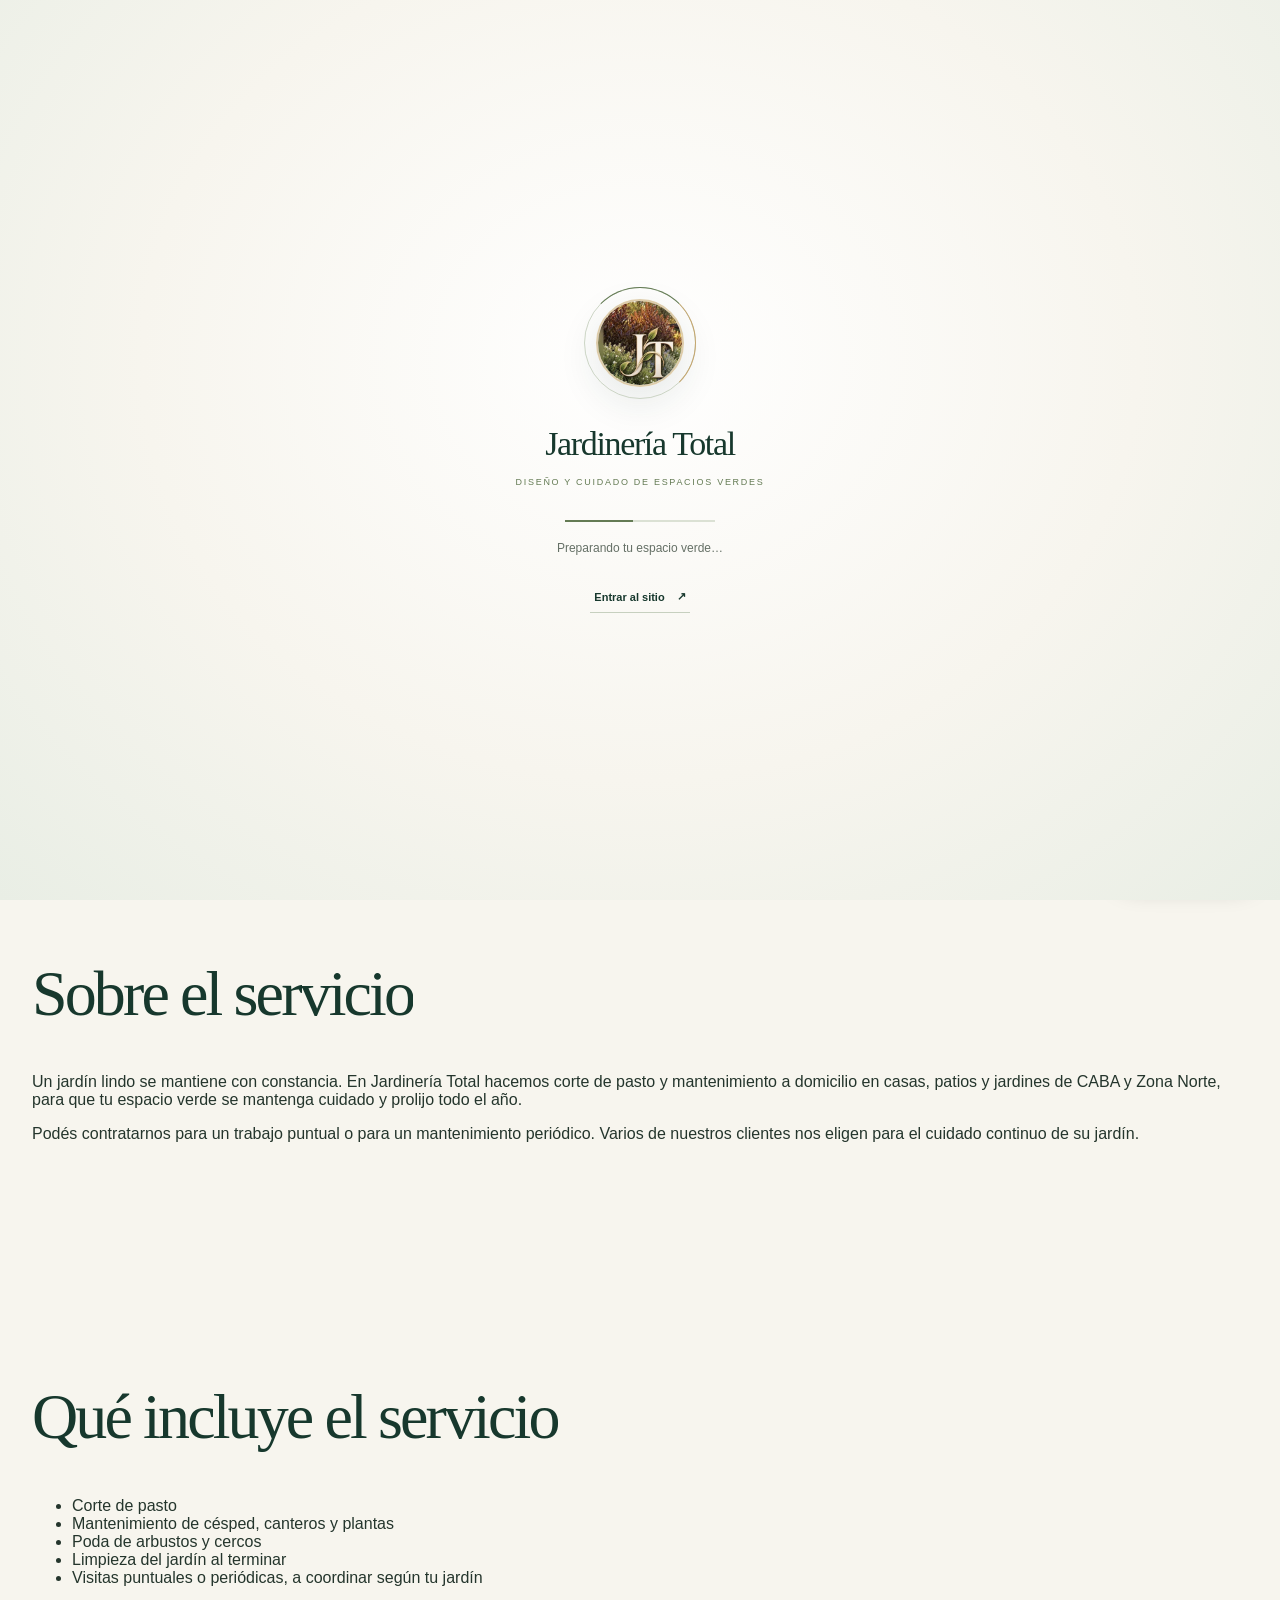
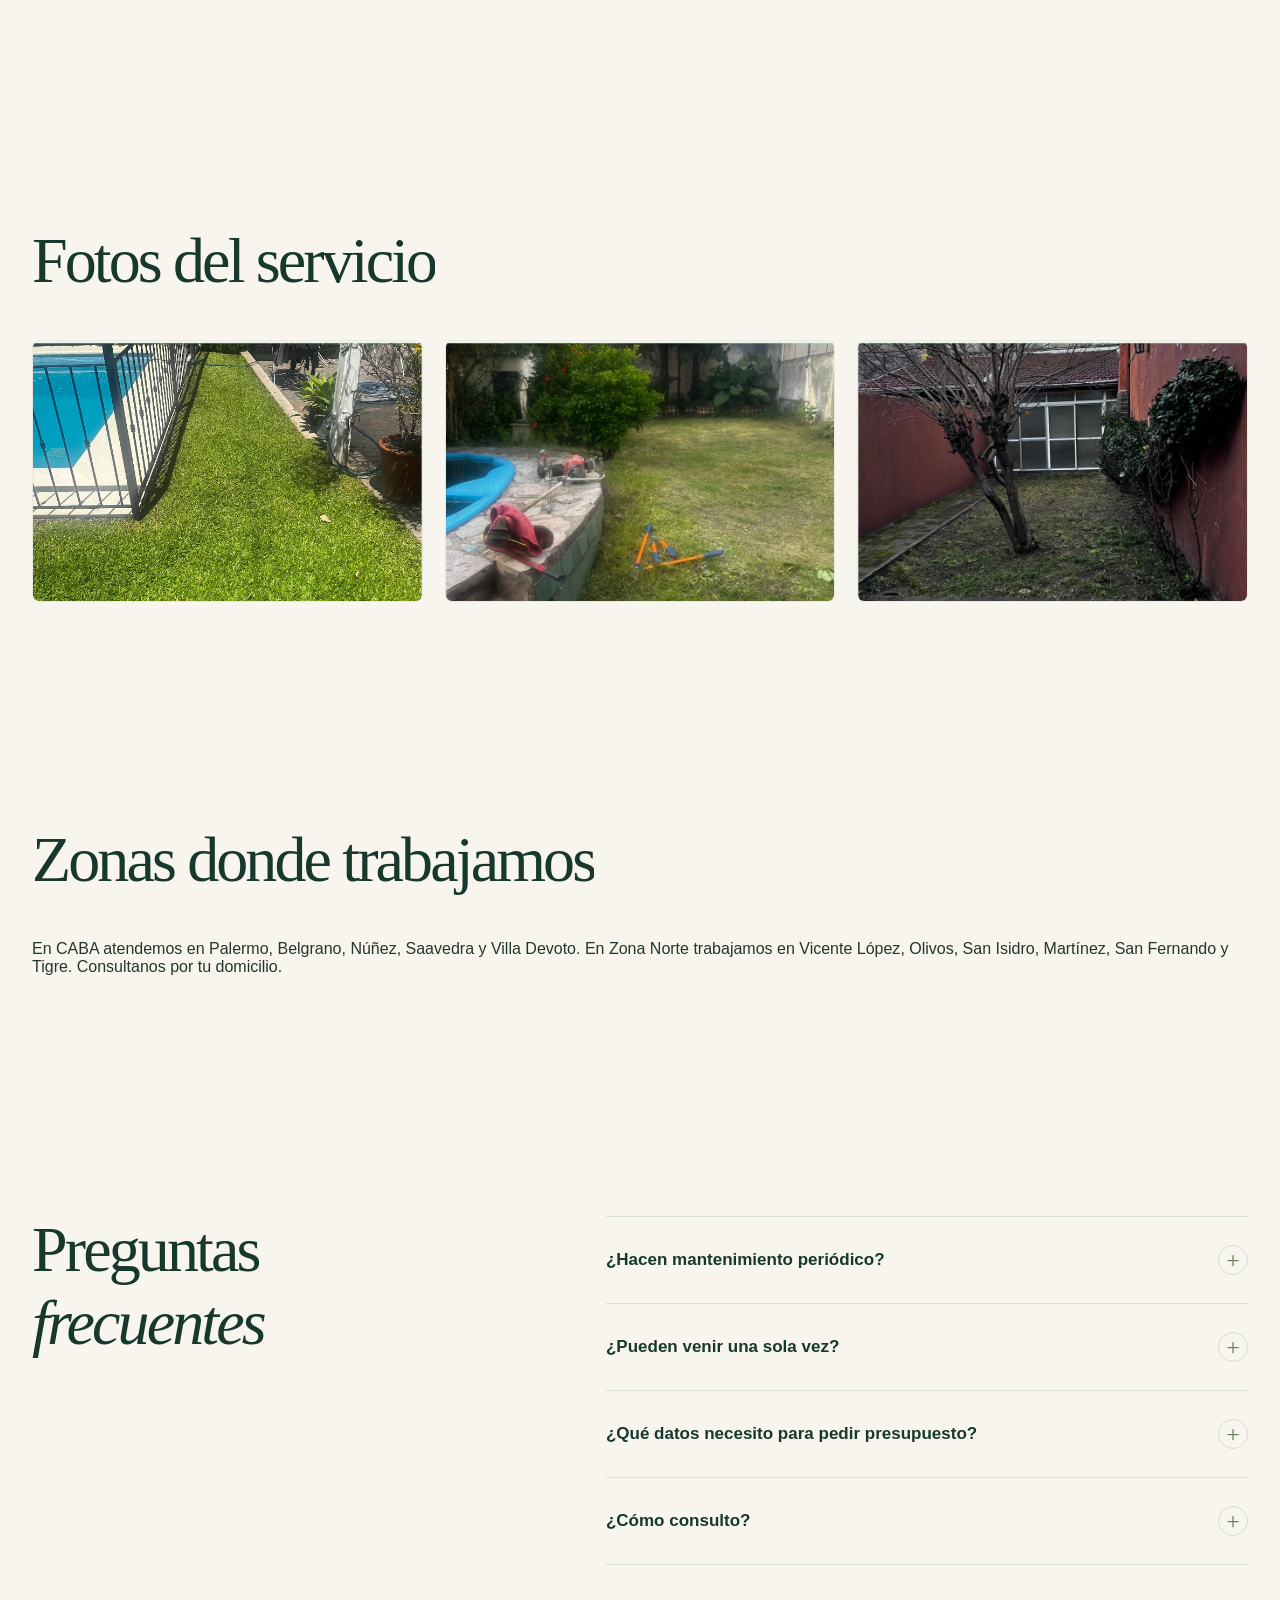
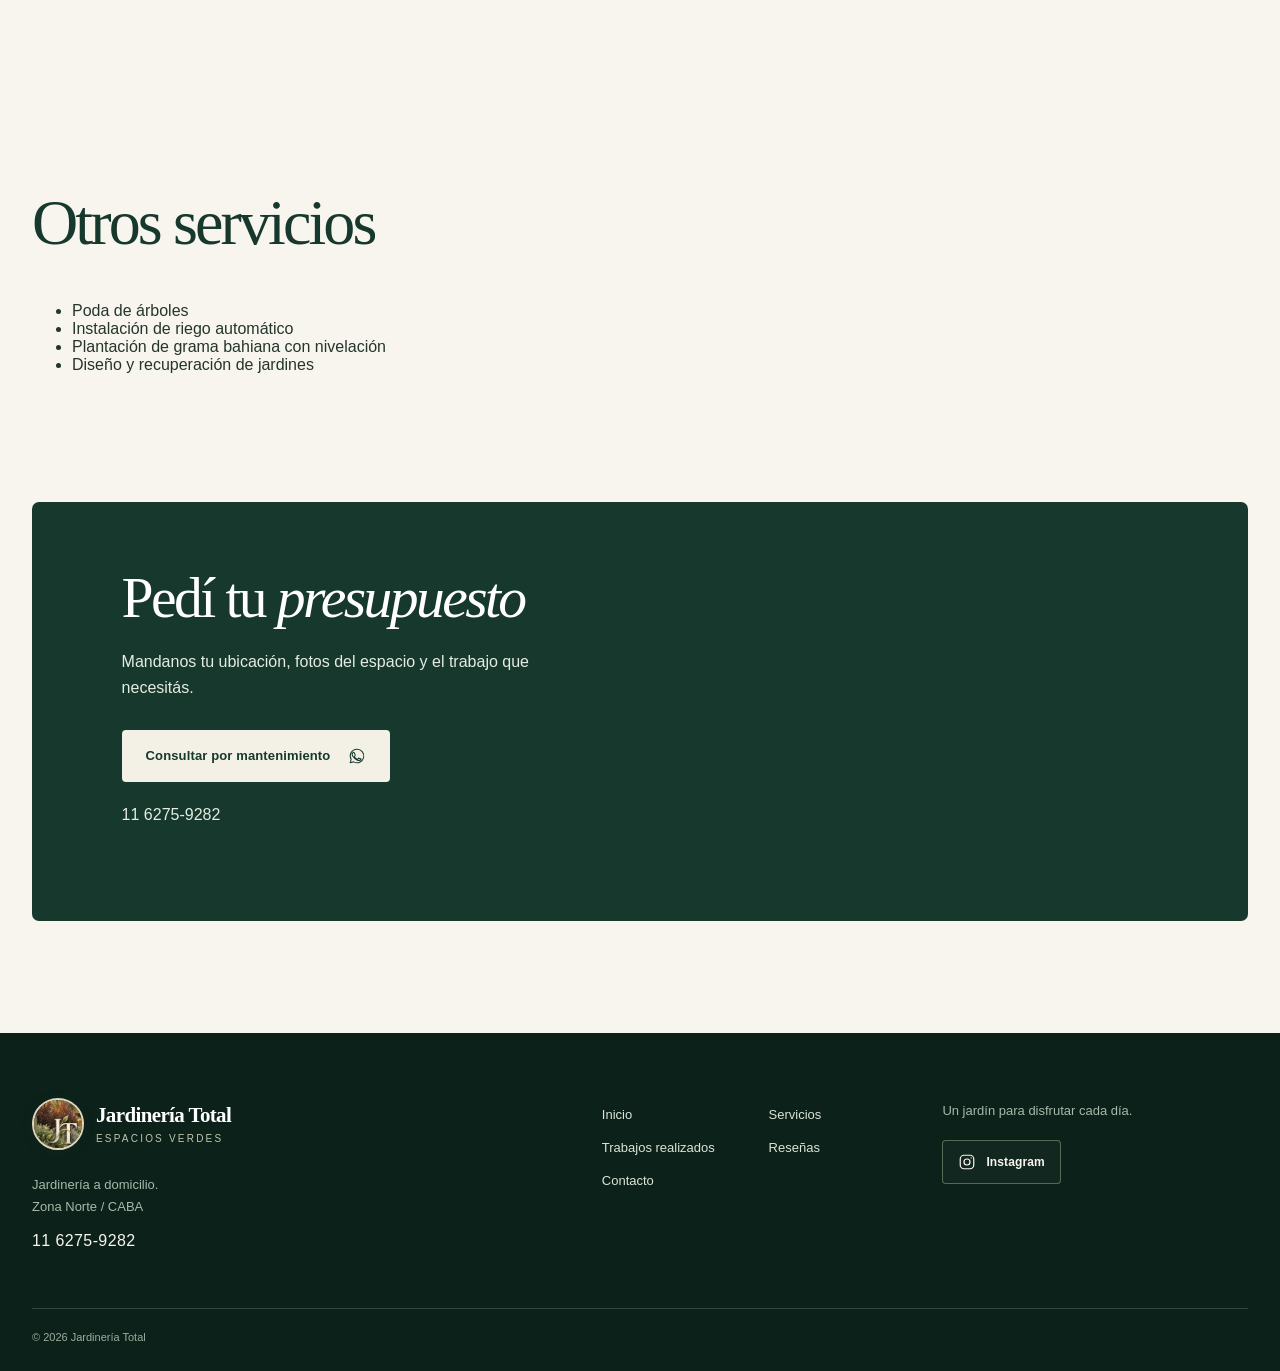
<file: mantenimiento-de-jardines-zona-norte-caba.html>
<!doctype html>
<html lang="es-AR" data-motion="full">
<head>
<meta charset="utf-8">
<meta name="viewport" content="width=device-width, initial-scale=1">
<meta name="theme-color" content="#17382d">
<title>Mantenimiento de jardines y corte de pasto | Jardinería Total</title>
<meta name="description" content="Mantenimiento de jardines y corte de pasto a domicilio en CABA y Zona Norte. Dejamos tu jardín cuidado y prolijo. Pedí tu presupuesto.">
<link rel="canonical" href="https://www.jardineria-total.com/mantenimiento-de-jardines-zona-norte-caba">
<meta name="robots" content="index,follow,max-image-preview:large">
<meta property="og:type" content="website">
<meta property="og:locale" content="es_AR">
<meta property="og:site_name" content="Jardinería Total">
<meta property="og:title" content="Mantenimiento de jardines y corte de pasto | Jardinería Total">
<meta property="og:description" content="Mantenimiento de jardines y corte de pasto a domicilio en CABA y Zona Norte. Dejamos tu jardín cuidado y prolijo. Pedí tu presupuesto.">
<meta property="og:url" content="https://www.jardineria-total.com/mantenimiento-de-jardines-zona-norte-caba">
<meta property="og:image" content="https://www.jardineria-total.com/assets/trabajo-cesped-pileta.webp">
<meta property="og:image:alt" content="Césped cortado junto a una pileta cercada">
<meta name="twitter:card" content="summary_large_image">
<link rel="icon" href="/assets/favicon-192.png" type="image/png" sizes="192x192">
<link rel="apple-touch-icon" href="/assets/favicon-192.png">
<link rel="preload" as="image" href="/assets/trabajo-cesped-pileta.webp">
<link rel="stylesheet" href="/styles.css?v=servicios-grama-riego-20261029">
<script src="/boot.js?v=always-effects-20261027"></script>
<script src="/config.js?v=contacto-20261027" defer></script>
<script src="/script.js?v=paginas-seo-20261118" defer></script>
<script src="/motion.js?v=paginas-seo-20261118" defer></script>
<script src="/cinema.js?v=always-effects-20261027" defer></script>
<script type="application/ld+json">
{
  "@context": "https://schema.org",
  "@graph": [
    {
      "@type": "WebPage",
      "@id": "https://www.jardineria-total.com/mantenimiento-de-jardines-zona-norte-caba#pagina",
      "url": "https://www.jardineria-total.com/mantenimiento-de-jardines-zona-norte-caba",
      "name": "Mantenimiento de jardines y corte de pasto | Jardinería Total",
      "description": "Mantenimiento de jardines y corte de pasto a domicilio en CABA y Zona Norte. Dejamos tu jardín cuidado y prolijo. Pedí tu presupuesto.",
      "inLanguage": "es-AR",
      "isPartOf": {
        "@id": "https://www.jardineria-total.com/#sitio"
      },
      "about": {
        "@id": "https://www.jardineria-total.com/#servicio-mantenimiento"
      },
      "publisher": {
        "@id": "https://www.jardineria-total.com/#negocio"
      },
      "primaryImageOfPage": {
        "@type": "ImageObject",
        "contentUrl": "https://www.jardineria-total.com/assets/trabajo-cesped-pileta.webp"
      }
    },
    {
      "@type": "Organization",
      "@id": "https://www.jardineria-total.com/#negocio",
      "name": "Jardinería Total",
      "url": "https://www.jardineria-total.com/",
      "telephone": "+541162759282"
    },
    {
      "@type": "Service",
      "@id": "https://www.jardineria-total.com/#servicio-mantenimiento",
      "name": "Mantenimiento y corte de pasto",
      "serviceType": "Mantenimiento y corte de pasto",
      "description": "Corte de pasto y mantenimiento para que tu jardín se mantenga cuidado y prolijo.",
      "url": "https://www.jardineria-total.com/mantenimiento-de-jardines-zona-norte-caba",
      "provider": {
        "@id": "https://www.jardineria-total.com/#negocio"
      },
      "areaServed": [
        {
          "@type": "Place",
          "name": "Zona Norte del Gran Buenos Aires"
        },
        {
          "@type": "City",
          "name": "Ciudad Autónoma de Buenos Aires"
        },
        {
          "@type": "Place",
          "name": "Vicente López"
        },
        {
          "@type": "Place",
          "name": "Olivos"
        },
        {
          "@type": "Place",
          "name": "San Isidro"
        },
        {
          "@type": "Place",
          "name": "Martínez"
        },
        {
          "@type": "Place",
          "name": "San Fernando"
        },
        {
          "@type": "Place",
          "name": "Tigre"
        },
        {
          "@type": "Place",
          "name": "Belgrano"
        },
        {
          "@type": "Place",
          "name": "Palermo"
        },
        {
          "@type": "Place",
          "name": "Núñez"
        },
        {
          "@type": "Place",
          "name": "Saavedra"
        },
        {
          "@type": "Place",
          "name": "Villa Devoto"
        }
      ]
    }
  ]
}
</script>
</head>
<body>
<div class="site-loader" id="site-loader" aria-label="Cargando Jardinería Total">
  <div class="loader-content"><div class="loader-emblem"><span class="loader-orbit" aria-hidden="true"></span><img src="/assets/logo.webp" width="88" height="88" alt=""></div><p class="loader-name">Jardinería Total</p><p class="loader-tagline">DISEÑO Y CUIDADO DE ESPACIOS VERDES</p><div class="loader-track" aria-hidden="true"><span></span></div><p class="loader-status" role="status">Preparando tu espacio verde…</p><button class="loader-skip" type="button" id="loader-skip">Entrar al sitio <span aria-hidden="true">↗</span></button></div>
</div>
<a class="skip-link" href="#contenido">Ir al contenido</a>
<svg class="svg-defs" xmlns="http://www.w3.org/2000/svg" aria-hidden="true">
<symbol id="icon-leaf" viewBox="0 0 32 32"><path d="M26.8 4.8C15.9 5.3 7.3 8 5.4 17.1c-1 4.8 2.1 9.2 7 9.3C21.8 26.6 26 14.4 26.8 4.8Z"/><path d="M5.4 27.2c3.1-7.4 8.6-12.4 17.4-16.9"/></symbol>
<symbol id="icon-spark" viewBox="0 0 32 32"><path d="m16 3 2.8 10.2L29 16l-10.2 2.8L16 29l-2.8-10.2L3 16l10.2-2.8L16 3Z"/></symbol>
<symbol id="icon-lines" viewBox="0 0 32 32"><path d="M4 10h24M4 16h24M4 22h24"/><circle cx="11" cy="10" r="2.5"/><circle cx="21" cy="16" r="2.5"/><circle cx="13" cy="22" r="2.5"/></symbol>
<symbol id="icon-pin" viewBox="0 0 32 32"><path d="M25 13.2C25 20.1 16 28 16 28S7 20.1 7 13.2a9 9 0 1 1 18 0Z"/><circle cx="16" cy="13" r="3.2"/></symbol>
<symbol id="icon-instagram" viewBox="0 0 24 24"><rect x="3" y="3" width="18" height="18" rx="5"/><circle cx="12" cy="12" r="4"/><circle cx="17.5" cy="6.5" r=".8" fill="currentColor" stroke="none"/></symbol>
<symbol id="icon-arrow" viewBox="0 0 24 24"><path d="M4 12h15m-6-6 6 6-6 6"/></symbol>
<symbol id="icon-whatsapp" viewBox="0 0 32 32"><path d="M16 4a12 12 0 0 0-10.4 18L4 28l6.2-1.6A12 12 0 1 0 16 4Z"/><path d="M11.1 10.4c-.4-.9-.8-.9-1.2-.9-.3 0-.7 0-1 .4-.4.5-1.4 1.4-1.4 3.3s1.4 3.7 1.6 4c.2.2 2.7 4.3 6.7 5.8 3.3 1.3 4 .9 4.7.8.7-.1 2.3-1 2.6-2 .3-1-.3-1-.9-.6l-2.6-1.3c-.4-.2-.7-.3-1 .2l-1.3 1.6c-.2.3-.5.3-.9.1-1.1-.6-2.1-1.2-3-2-1-.9-1.7-2-2-2.5-.2-.4 0-.7.2-.9l.8-.9c.2-.3.3-.5.4-.8.1-.2 0-.5-.1-.8l-1.1-2.6Z"/></symbol>
</svg>
<header class="site-header"><div class="shell header-inner">
<a class="brand" href="/#inicio" aria-label="Jardinería Total, ir al inicio"><img src="/assets/logo.webp" width="52" height="52" alt="Monograma JT de Jardinería Total"><span><strong>Jardinería Total</strong><small>Espacios verdes</small></span></a>
<button class="menu-toggle" type="button" aria-expanded="false" aria-controls="primary-nav" aria-label="Abrir menú"><span></span><span></span><span></span></button>
<nav class="nav" id="primary-nav" aria-label="Navegación principal"><a href="/#inicio">Inicio</a><a href="/#servicios">Servicios</a><a href="/#trabajos">Trabajos</a><a href="/#resenas">Reseñas</a><a href="/#contacto">Contacto</a><a class="button button-small" href="#presupuesto">Pedir presupuesto <svg><use href="#icon-arrow"/></svg></a></nav>
</div><div class="reading-progress" aria-hidden="true"><span></span></div></header>
<main id="contenido">
<section class="hero" id="inicio" aria-labelledby="hero-title"><img class="hero-image" src="/assets/trabajo-cesped-pileta.webp" width="776" height="713" fetchpriority="high" decoding="async" alt="" aria-hidden="true"><div class="hero-shade"></div><div class="shell hero-content"><h1 id="hero-title">Mantenimiento de jardines y corte de pasto<br><em>en Zona Norte y CABA</em></h1><p class="hero-copy">Corte de pasto y mantenimiento para que tu jardín se mantenga cuidado y prolijo.</p><div class="hero-actions"><a class="button button-light" href="https://wa.me/5491162759282?text=Hola%2C%20Jardiner%C3%ADa%20Total.%20Quiero%20consultar%20por%20mantenimiento%20de%20jardines%20y%20corte%20de%20pasto.">Consultar por mantenimiento <svg aria-hidden="true"><use href="#icon-whatsapp"/></svg></a><a class="button button-outline" href="/#servicios">Ver todos los servicios</a></div></div></section>
<section class="section services-section"><div class="shell"><div class="section-heading"><div><h2>Sobre el servicio</h2></div></div><p>Un jardín lindo se mantiene con constancia. En Jardinería Total hacemos corte de pasto y mantenimiento a domicilio en casas, patios y jardines de CABA y Zona Norte, para que tu espacio verde se mantenga cuidado y prolijo todo el año.</p>
<p>Podés contratarnos para un trabajo puntual o para un mantenimiento periódico. Varios de nuestros clientes nos eligen para el cuidado continuo de su jardín.</p>
</div></section>
<section class="section process-section"><div class="shell"><div class="section-heading"><div><h2>Qué incluye el servicio</h2></div></div><ul><li>Corte de pasto</li><li>Mantenimiento de césped, canteros y plantas</li><li>Poda de arbustos y cercos</li><li>Limpieza del jardín al terminar</li><li>Visitas puntuales o periódicas, a coordinar según tu jardín</li></ul></div></section>
<section class="section services-section"><div class="shell"><div class="section-heading"><div><h2>Fotos del servicio</h2></div></div><div class="service-grid"><div class="service-card"><div class="service-image"><img src="/assets/trabajo-cesped-pileta.webp" width="776" height="713" loading="lazy" decoding="async" alt="Césped cortado junto a una pileta cercada"></div></div><div class="service-card"><div class="service-image"><img src="/assets/trabajo-recuperacion-cesped-despues.webp" width="960" height="1280" loading="lazy" decoding="async" alt="Jardín después del corte de pasto y la recuperación del césped"></div></div><div class="service-card"><div class="service-image"><img src="/assets/trabajo-jardin-arbol-despues.webp" width="960" height="1280" loading="lazy" decoding="async" alt="Patio y césped después de la puesta a punto"></div></div></div></div></section>
<section class="section process-section"><div class="shell"><div class="section-heading"><div><h2>Zonas donde trabajamos</h2></div></div><p>En CABA atendemos en <a href="/jardineria-en-palermo">Palermo</a>, <a href="/jardineria-en-belgrano">Belgrano</a>, <a href="/jardineria-en-nunez">Núñez</a>, Saavedra y Villa Devoto. En Zona Norte trabajamos en <a href="/jardineria-en-vicente-lopez">Vicente López</a>, Olivos, <a href="/jardineria-en-san-isidro">San Isidro</a>, Martínez, San Fernando y <a href="/jardineria-en-tigre">Tigre</a>. Consultanos por tu domicilio.</p></div></section>
<section class="section faq-section" aria-labelledby="faq-title"><div class="shell faq-layout"><div><h2 id="faq-title">Preguntas<br><em>frecuentes</em></h2></div><div class="faq-list"><details><summary>¿Hacen mantenimiento periódico?<span aria-hidden="true">+</span></summary><p>Sí. Contanos cada cuánto lo necesitás y coordinamos las visitas según tu jardín.</p></details>
<details><summary>¿Pueden venir una sola vez?<span aria-hidden="true">+</span></summary><p>Sí, también hacemos trabajos puntuales, como poner a punto un jardín descuidado.</p></details>
<details><summary>¿Qué datos necesito para pedir presupuesto?<span aria-hidden="true">+</span></summary><p>Tu zona, medidas aproximadas, fotos y el tipo de trabajo que buscás.</p></details>
<details><summary>¿Cómo consulto?<span aria-hidden="true">+</span></summary><p>Por WhatsApp al <a href="https://wa.me/5491162759282">11 6275-9282</a>.</p></details>
</div></div></section>
<section class="section services-section"><div class="shell"><div class="section-heading"><div><h2>Otros servicios</h2></div></div><ul><li><a href="/poda-de-arboles-zona-norte-caba">Poda de árboles</a></li><li><a href="/riego-automatico-zona-norte-caba">Instalación de riego automático</a></li><li><a href="/grama-bahiana-zona-norte-caba">Plantación de grama bahiana con nivelación</a></li><li><a href="/diseno-de-jardines-zona-norte-caba">Diseño y recuperación de jardines</a></li></ul></div></section>
<section class="section area-section" id="presupuesto" aria-labelledby="contact-title"><div class="shell area-card"><div><h2 id="contact-title">Pedí tu <em>presupuesto</em></h2><p>Mandanos tu ubicación, fotos del espacio y el trabajo que necesitás.</p><a class="button button-light" href="https://wa.me/5491162759282?text=Hola%2C%20Jardiner%C3%ADa%20Total.%20Quiero%20consultar%20por%20mantenimiento%20de%20jardines%20y%20corte%20de%20pasto.">Consultar por mantenimiento <svg aria-hidden="true"><use href="#icon-whatsapp"/></svg></a> <p><a href="tel:+541162759282">11 6275-9282</a></p></div></div></section>
</main>
<footer class="footer"><div class="shell footer-main"><div><a class="brand footer-brand" href="/#inicio"><img src="/assets/logo.webp" width="48" height="48" alt=""><span><strong>Jardinería Total</strong><small>Espacios verdes</small></span></a><p>Jardinería a domicilio.<br>Zona Norte / CABA</p><a class="footer-phone" href="tel:+541162759282">11 6275-9282</a></div><nav aria-label="Navegación del pie de página"><a href="/#inicio">Inicio</a><a href="/#servicios">Servicios</a><a href="/#trabajos">Trabajos realizados</a><a href="/#resenas">Reseñas</a><a href="/#contacto">Contacto</a></nav><div class="footer-end"><p>Un jardín para disfrutar cada día.</p><div id="social-links" class="social-links"></div></div></div><div class="shell footer-bottom"><span>© <span id="year"></span> Jardinería Total</span></div></footer>
<a class="back-to-top" href="#inicio" aria-label="Volver al inicio" hidden><span aria-hidden="true">↑</span></a>
<button class="whatsapp-float" id="whatsapp-float" type="button" aria-label="Consultar por WhatsApp"><svg><use href="#icon-whatsapp"/></svg><span>Consultanos</span></button>
<dialog class="notice-dialog" id="demo-dialog" aria-labelledby="demo-title"><button class="dialog-close" type="button" data-close-dialog aria-label="Cerrar aviso">×</button><span class="dialog-icon"><svg><use href="#icon-leaf"/></svg></span><h2 id="demo-title">Contactanos</h2><p>Podés llamarnos al <a href="tel:+541162759282">11 6275-9282</a> para consultar por nuestros servicios en Zona Norte y CABA.</p><button class="button button-dialog" type="button" data-close-dialog>Entendido</button></dialog>
</body></html>
</file>
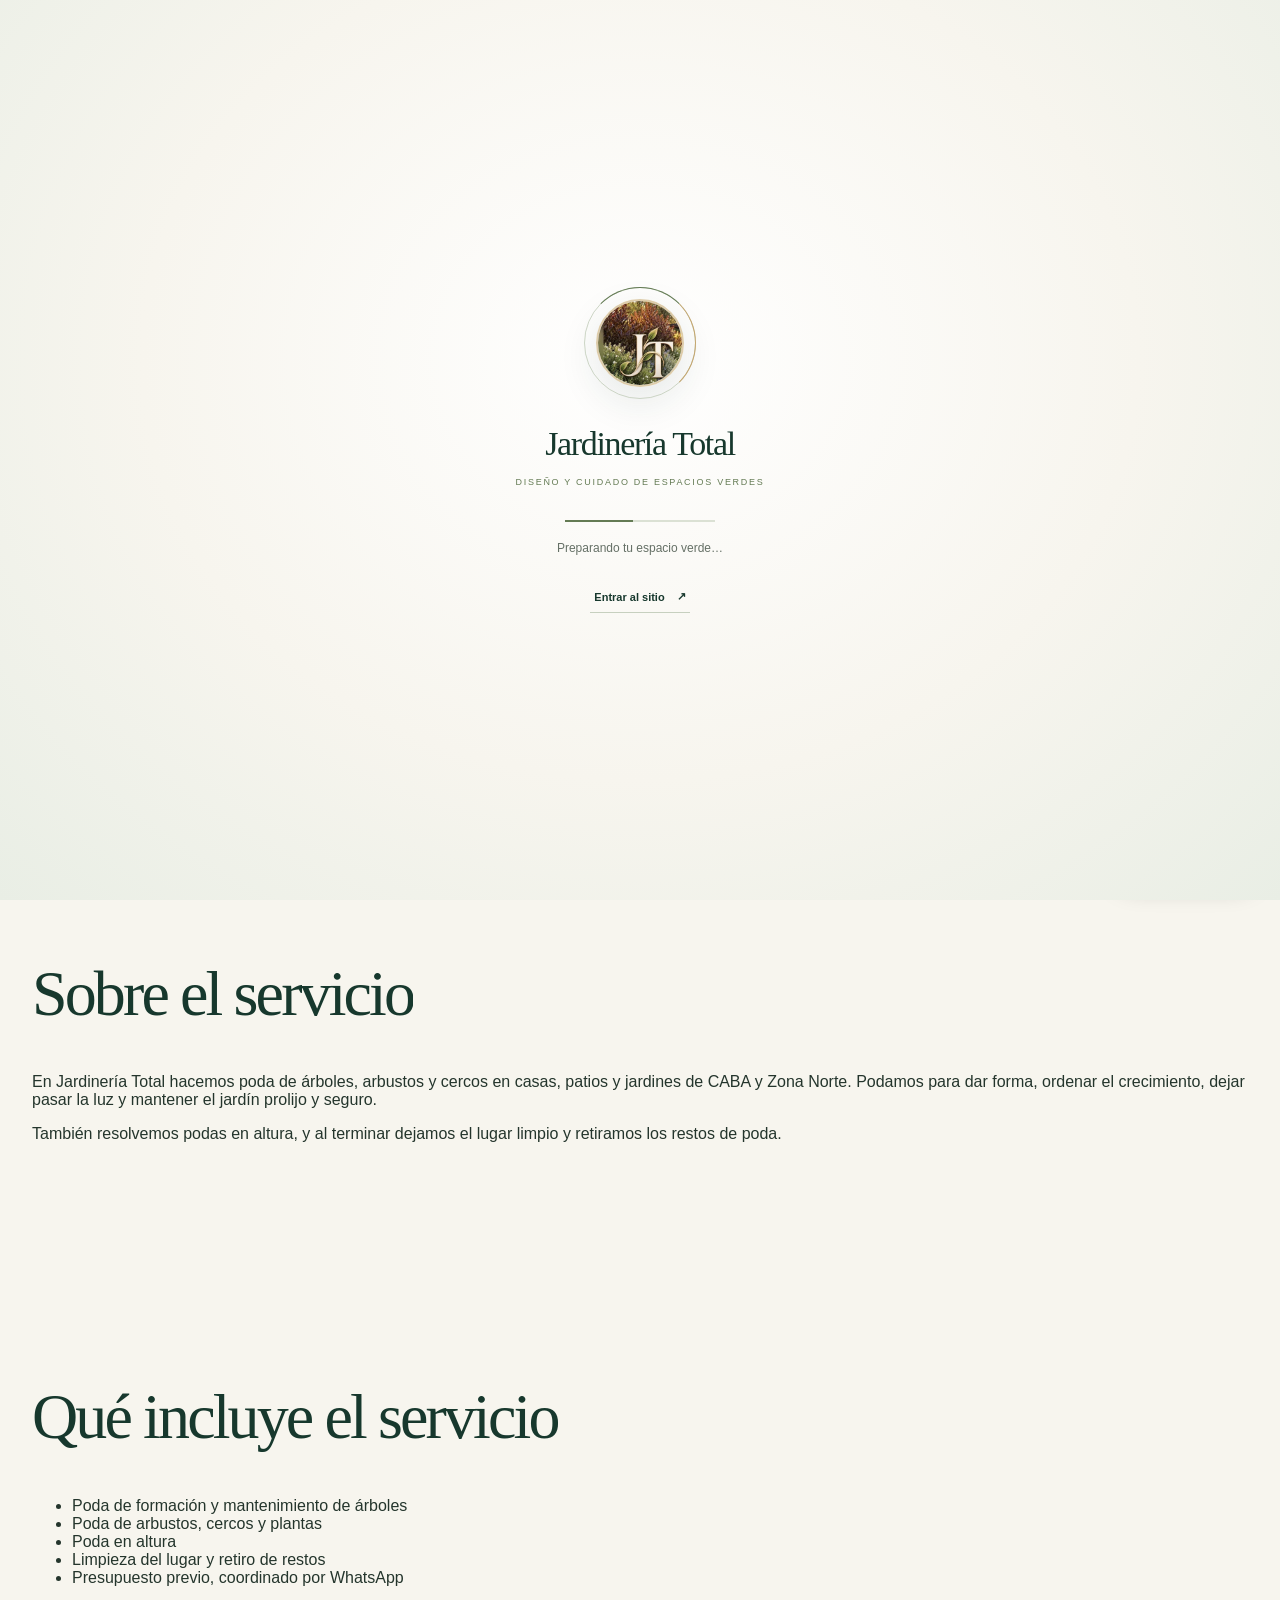
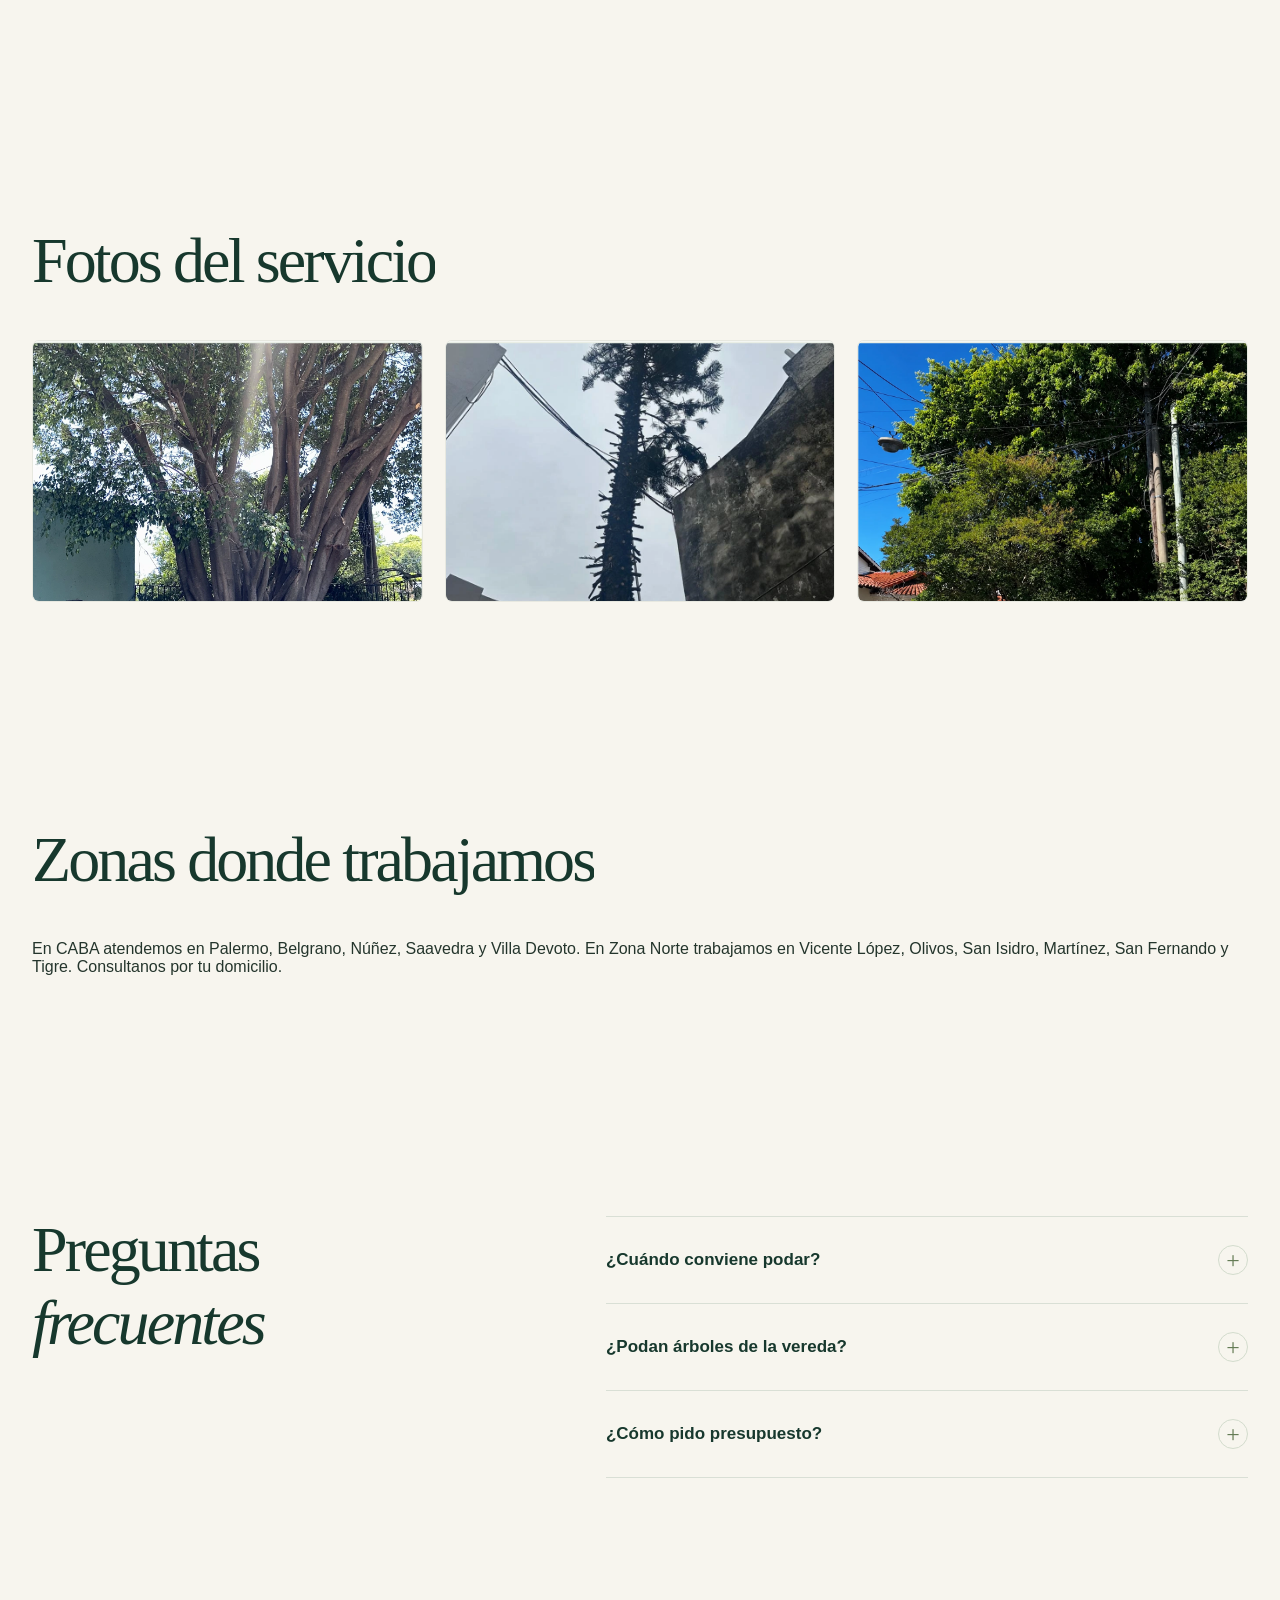
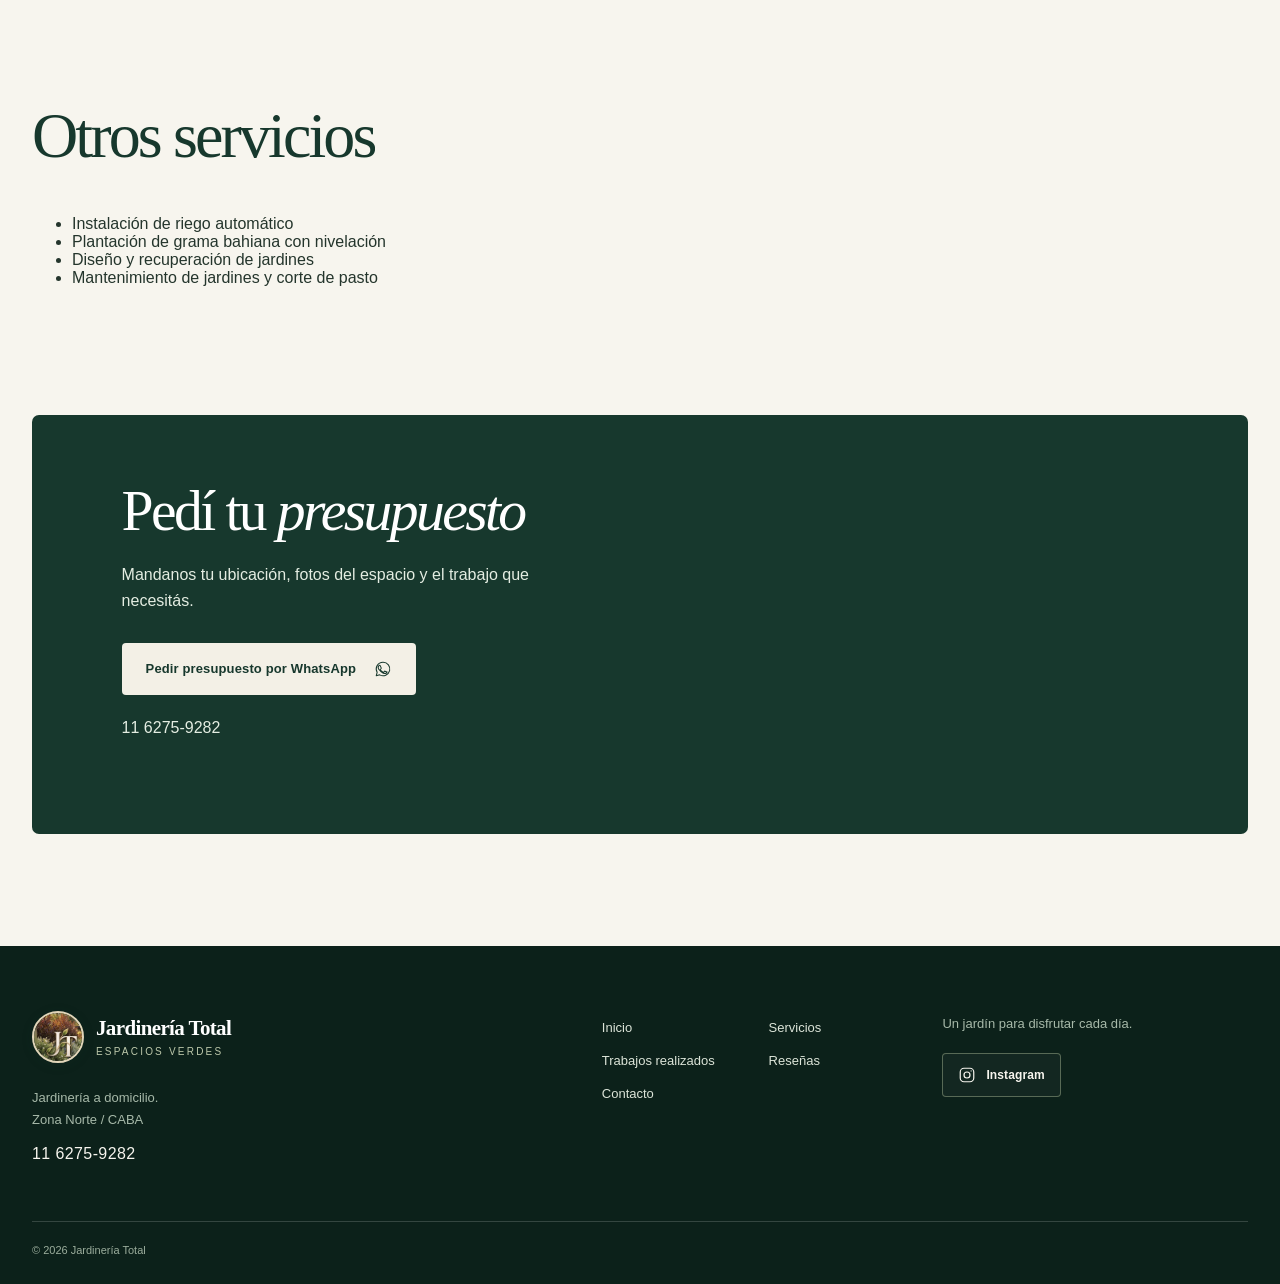
<file: poda-de-arboles-zona-norte-caba.html>
<!doctype html>
<html lang="es-AR" data-motion="full">
<head>
<meta charset="utf-8">
<meta name="viewport" content="width=device-width, initial-scale=1">
<meta name="theme-color" content="#17382d">
<title>Poda de árboles en Zona Norte y CABA | Jardinería Total</title>
<meta name="description" content="Poda de árboles, arbustos y cercos a domicilio en CABA y Zona Norte. Poda en altura, limpieza y retiro de restos. Pedí tu presupuesto.">
<link rel="canonical" href="https://www.jardineria-total.com/poda-de-arboles-zona-norte-caba">
<meta name="robots" content="index,follow,max-image-preview:large">
<meta property="og:type" content="website">
<meta property="og:locale" content="es_AR">
<meta property="og:site_name" content="Jardinería Total">
<meta property="og:title" content="Poda de árboles en Zona Norte y CABA | Jardinería Total">
<meta property="og:description" content="Poda de árboles, arbustos y cercos a domicilio en CABA y Zona Norte. Poda en altura, limpieza y retiro de restos. Pedí tu presupuesto.">
<meta property="og:url" content="https://www.jardineria-total.com/poda-de-arboles-zona-norte-caba">
<meta property="og:image" content="https://www.jardineria-total.com/assets/poda-despues.webp">
<meta property="og:image:alt" content="Árbol de varias ramas después de la poda">
<meta name="twitter:card" content="summary_large_image">
<link rel="icon" href="/assets/favicon-192.png" type="image/png" sizes="192x192">
<link rel="apple-touch-icon" href="/assets/favicon-192.png">
<link rel="preload" as="image" href="/assets/poda-despues.webp">
<link rel="stylesheet" href="/styles.css?v=servicios-grama-riego-20261029">
<script src="/boot.js?v=always-effects-20261027"></script>
<script src="/config.js?v=contacto-20261027" defer></script>
<script src="/script.js?v=paginas-seo-20261118" defer></script>
<script src="/motion.js?v=paginas-seo-20261118" defer></script>
<script src="/cinema.js?v=always-effects-20261027" defer></script>
<script type="application/ld+json">
{
  "@context": "https://schema.org",
  "@graph": [
    {
      "@type": "WebPage",
      "@id": "https://www.jardineria-total.com/poda-de-arboles-zona-norte-caba#pagina",
      "url": "https://www.jardineria-total.com/poda-de-arboles-zona-norte-caba",
      "name": "Poda de árboles en Zona Norte y CABA | Jardinería Total",
      "description": "Poda de árboles, arbustos y cercos a domicilio en CABA y Zona Norte. Poda en altura, limpieza y retiro de restos. Pedí tu presupuesto.",
      "inLanguage": "es-AR",
      "isPartOf": {
        "@id": "https://www.jardineria-total.com/#sitio"
      },
      "about": {
        "@id": "https://www.jardineria-total.com/#servicio-podas"
      },
      "publisher": {
        "@id": "https://www.jardineria-total.com/#negocio"
      },
      "primaryImageOfPage": {
        "@type": "ImageObject",
        "contentUrl": "https://www.jardineria-total.com/assets/poda-despues.webp"
      }
    },
    {
      "@type": "Organization",
      "@id": "https://www.jardineria-total.com/#negocio",
      "name": "Jardinería Total",
      "url": "https://www.jardineria-total.com/",
      "telephone": "+541162759282"
    },
    {
      "@type": "Service",
      "@id": "https://www.jardineria-total.com/#servicio-podas",
      "name": "Podas",
      "serviceType": "Podas",
      "description": "Podas y cuidado de árboles y plantas para poner a punto tus espacios verdes.",
      "url": "https://www.jardineria-total.com/poda-de-arboles-zona-norte-caba",
      "provider": {
        "@id": "https://www.jardineria-total.com/#negocio"
      },
      "areaServed": [
        {
          "@type": "Place",
          "name": "Zona Norte del Gran Buenos Aires"
        },
        {
          "@type": "City",
          "name": "Ciudad Autónoma de Buenos Aires"
        },
        {
          "@type": "Place",
          "name": "Vicente López"
        },
        {
          "@type": "Place",
          "name": "Olivos"
        },
        {
          "@type": "Place",
          "name": "San Isidro"
        },
        {
          "@type": "Place",
          "name": "Martínez"
        },
        {
          "@type": "Place",
          "name": "San Fernando"
        },
        {
          "@type": "Place",
          "name": "Tigre"
        },
        {
          "@type": "Place",
          "name": "Belgrano"
        },
        {
          "@type": "Place",
          "name": "Palermo"
        },
        {
          "@type": "Place",
          "name": "Núñez"
        },
        {
          "@type": "Place",
          "name": "Saavedra"
        },
        {
          "@type": "Place",
          "name": "Villa Devoto"
        }
      ]
    }
  ]
}
</script>
</head>
<body>
<div class="site-loader" id="site-loader" aria-label="Cargando Jardinería Total">
  <div class="loader-content"><div class="loader-emblem"><span class="loader-orbit" aria-hidden="true"></span><img src="/assets/logo.webp" width="88" height="88" alt=""></div><p class="loader-name">Jardinería Total</p><p class="loader-tagline">DISEÑO Y CUIDADO DE ESPACIOS VERDES</p><div class="loader-track" aria-hidden="true"><span></span></div><p class="loader-status" role="status">Preparando tu espacio verde…</p><button class="loader-skip" type="button" id="loader-skip">Entrar al sitio <span aria-hidden="true">↗</span></button></div>
</div>
<a class="skip-link" href="#contenido">Ir al contenido</a>
<svg class="svg-defs" xmlns="http://www.w3.org/2000/svg" aria-hidden="true">
<symbol id="icon-leaf" viewBox="0 0 32 32"><path d="M26.8 4.8C15.9 5.3 7.3 8 5.4 17.1c-1 4.8 2.1 9.2 7 9.3C21.8 26.6 26 14.4 26.8 4.8Z"/><path d="M5.4 27.2c3.1-7.4 8.6-12.4 17.4-16.9"/></symbol>
<symbol id="icon-spark" viewBox="0 0 32 32"><path d="m16 3 2.8 10.2L29 16l-10.2 2.8L16 29l-2.8-10.2L3 16l10.2-2.8L16 3Z"/></symbol>
<symbol id="icon-lines" viewBox="0 0 32 32"><path d="M4 10h24M4 16h24M4 22h24"/><circle cx="11" cy="10" r="2.5"/><circle cx="21" cy="16" r="2.5"/><circle cx="13" cy="22" r="2.5"/></symbol>
<symbol id="icon-pin" viewBox="0 0 32 32"><path d="M25 13.2C25 20.1 16 28 16 28S7 20.1 7 13.2a9 9 0 1 1 18 0Z"/><circle cx="16" cy="13" r="3.2"/></symbol>
<symbol id="icon-instagram" viewBox="0 0 24 24"><rect x="3" y="3" width="18" height="18" rx="5"/><circle cx="12" cy="12" r="4"/><circle cx="17.5" cy="6.5" r=".8" fill="currentColor" stroke="none"/></symbol>
<symbol id="icon-arrow" viewBox="0 0 24 24"><path d="M4 12h15m-6-6 6 6-6 6"/></symbol>
<symbol id="icon-whatsapp" viewBox="0 0 32 32"><path d="M16 4a12 12 0 0 0-10.4 18L4 28l6.2-1.6A12 12 0 1 0 16 4Z"/><path d="M11.1 10.4c-.4-.9-.8-.9-1.2-.9-.3 0-.7 0-1 .4-.4.5-1.4 1.4-1.4 3.3s1.4 3.7 1.6 4c.2.2 2.7 4.3 6.7 5.8 3.3 1.3 4 .9 4.7.8.7-.1 2.3-1 2.6-2 .3-1-.3-1-.9-.6l-2.6-1.3c-.4-.2-.7-.3-1 .2l-1.3 1.6c-.2.3-.5.3-.9.1-1.1-.6-2.1-1.2-3-2-1-.9-1.7-2-2-2.5-.2-.4 0-.7.2-.9l.8-.9c.2-.3.3-.5.4-.8.1-.2 0-.5-.1-.8l-1.1-2.6Z"/></symbol>
</svg>
<header class="site-header"><div class="shell header-inner">
<a class="brand" href="/#inicio" aria-label="Jardinería Total, ir al inicio"><img src="/assets/logo.webp" width="52" height="52" alt="Monograma JT de Jardinería Total"><span><strong>Jardinería Total</strong><small>Espacios verdes</small></span></a>
<button class="menu-toggle" type="button" aria-expanded="false" aria-controls="primary-nav" aria-label="Abrir menú"><span></span><span></span><span></span></button>
<nav class="nav" id="primary-nav" aria-label="Navegación principal"><a href="/#inicio">Inicio</a><a href="/#servicios">Servicios</a><a href="/#trabajos">Trabajos</a><a href="/#resenas">Reseñas</a><a href="/#contacto">Contacto</a><a class="button button-small" href="#presupuesto">Pedir presupuesto <svg><use href="#icon-arrow"/></svg></a></nav>
</div><div class="reading-progress" aria-hidden="true"><span></span></div></header>
<main id="contenido">
<section class="hero" id="inicio" aria-labelledby="hero-title"><img class="hero-image" src="/assets/poda-despues.webp" width="1440" height="1439" fetchpriority="high" decoding="async" alt="" aria-hidden="true"><div class="hero-shade"></div><div class="shell hero-content"><h1 id="hero-title">Poda de árboles<br><em>en Zona Norte y CABA</em></h1><p class="hero-copy">Podas y cuidado de árboles y plantas para poner a punto tus espacios verdes.</p><div class="hero-actions"><a class="button button-light" href="https://wa.me/5491162759282?text=Hola%2C%20Jardiner%C3%ADa%20Total.%20Quiero%20consultar%20por%20poda%20de%20%C3%A1rboles.">Pedir presupuesto por WhatsApp <svg aria-hidden="true"><use href="#icon-whatsapp"/></svg></a><a class="button button-outline" href="/#servicios">Ver todos los servicios</a></div></div></section>
<section class="section services-section"><div class="shell"><div class="section-heading"><div><h2>Sobre el servicio</h2></div></div><p>En Jardinería Total hacemos poda de árboles, arbustos y cercos en casas, patios y jardines de CABA y Zona Norte. Podamos para dar forma, ordenar el crecimiento, dejar pasar la luz y mantener el jardín prolijo y seguro.</p>
<p>También resolvemos podas en altura, y al terminar dejamos el lugar limpio y retiramos los restos de poda.</p>
</div></section>
<section class="section process-section"><div class="shell"><div class="section-heading"><div><h2>Qué incluye el servicio</h2></div></div><ul><li>Poda de formación y mantenimiento de árboles</li><li>Poda de arbustos, cercos y plantas</li><li>Poda en altura</li><li>Limpieza del lugar y retiro de restos</li><li>Presupuesto previo, coordinado por WhatsApp</li></ul></div></section>
<section class="section services-section"><div class="shell"><div class="section-heading"><div><h2>Fotos del servicio</h2></div></div><div class="service-grid"><div class="service-card"><div class="service-image"><img src="/assets/poda-despues.webp" width="1440" height="1439" loading="lazy" decoding="async" alt="Árbol de varias ramas después de la poda"></div></div><div class="service-card"><div class="service-image"><img src="/assets/trabajo-poda-altura-trabajo.webp" width="960" height="1280" loading="lazy" decoding="async" alt="Trabajo de poda en altura junto a un muro"></div></div><div class="service-card"><div class="service-image"><img src="/assets/poda-antes.webp" width="1254" height="1254" loading="lazy" decoding="async" alt="Copa del árbol antes del trabajo de poda"></div></div></div></div></section>
<section class="section process-section"><div class="shell"><div class="section-heading"><div><h2>Zonas donde trabajamos</h2></div></div><p>En CABA atendemos en <a href="/jardineria-en-palermo">Palermo</a>, <a href="/jardineria-en-belgrano">Belgrano</a>, <a href="/jardineria-en-nunez">Núñez</a>, Saavedra y Villa Devoto. En Zona Norte trabajamos en <a href="/jardineria-en-vicente-lopez">Vicente López</a>, Olivos, <a href="/jardineria-en-san-isidro">San Isidro</a>, Martínez, San Fernando y <a href="/jardineria-en-tigre">Tigre</a>. Consultanos por tu domicilio.</p></div></section>
<section class="section faq-section" aria-labelledby="faq-title"><div class="shell faq-layout"><div><h2 id="faq-title">Preguntas<br><em>frecuentes</em></h2></div><div class="faq-list"><details><summary>¿Cuándo conviene podar?<span aria-hidden="true">+</span></summary><p>Depende de la especie. Escribinos con fotos y te orientamos sobre el mejor momento para tu árbol.</p></details>
<details><summary>¿Podan árboles de la vereda?<span aria-hidden="true">+</span></summary><p>Los árboles de la vereda son arbolado público: en CABA <a href="https://buenosaires.gob.ar/tramites/denuncia-de-danos-en-la-publica-causados-por-arboles">la poda la gestiona la Ciudad</a>, y en Zona Norte corresponde consultar las reglas del municipio antes de planificar el trabajo.</p></details>
<details><summary>¿Cómo pido presupuesto?<span aria-hidden="true">+</span></summary><p>Escribinos por WhatsApp al <a href="https://wa.me/5491162759282">11 6275-9282</a> con tu zona, fotos del árbol y lo que necesitás.</p></details>
</div></div></section>
<section class="section services-section"><div class="shell"><div class="section-heading"><div><h2>Otros servicios</h2></div></div><ul><li><a href="/riego-automatico-zona-norte-caba">Instalación de riego automático</a></li><li><a href="/grama-bahiana-zona-norte-caba">Plantación de grama bahiana con nivelación</a></li><li><a href="/diseno-de-jardines-zona-norte-caba">Diseño y recuperación de jardines</a></li><li><a href="/mantenimiento-de-jardines-zona-norte-caba">Mantenimiento de jardines y corte de pasto</a></li></ul></div></section>
<section class="section area-section" id="presupuesto" aria-labelledby="contact-title"><div class="shell area-card"><div><h2 id="contact-title">Pedí tu <em>presupuesto</em></h2><p>Mandanos tu ubicación, fotos del espacio y el trabajo que necesitás.</p><a class="button button-light" href="https://wa.me/5491162759282?text=Hola%2C%20Jardiner%C3%ADa%20Total.%20Quiero%20consultar%20por%20poda%20de%20%C3%A1rboles.">Pedir presupuesto por WhatsApp <svg aria-hidden="true"><use href="#icon-whatsapp"/></svg></a> <p><a href="tel:+541162759282">11 6275-9282</a></p></div></div></section>
</main>
<footer class="footer"><div class="shell footer-main"><div><a class="brand footer-brand" href="/#inicio"><img src="/assets/logo.webp" width="48" height="48" alt=""><span><strong>Jardinería Total</strong><small>Espacios verdes</small></span></a><p>Jardinería a domicilio.<br>Zona Norte / CABA</p><a class="footer-phone" href="tel:+541162759282">11 6275-9282</a></div><nav aria-label="Navegación del pie de página"><a href="/#inicio">Inicio</a><a href="/#servicios">Servicios</a><a href="/#trabajos">Trabajos realizados</a><a href="/#resenas">Reseñas</a><a href="/#contacto">Contacto</a></nav><div class="footer-end"><p>Un jardín para disfrutar cada día.</p><div id="social-links" class="social-links"></div></div></div><div class="shell footer-bottom"><span>© <span id="year"></span> Jardinería Total</span></div></footer>
<a class="back-to-top" href="#inicio" aria-label="Volver al inicio" hidden><span aria-hidden="true">↑</span></a>
<button class="whatsapp-float" id="whatsapp-float" type="button" aria-label="Consultar por WhatsApp"><svg><use href="#icon-whatsapp"/></svg><span>Consultanos</span></button>
<dialog class="notice-dialog" id="demo-dialog" aria-labelledby="demo-title"><button class="dialog-close" type="button" data-close-dialog aria-label="Cerrar aviso">×</button><span class="dialog-icon"><svg><use href="#icon-leaf"/></svg></span><h2 id="demo-title">Contactanos</h2><p>Podés llamarnos al <a href="tel:+541162759282">11 6275-9282</a> para consultar por nuestros servicios en Zona Norte y CABA.</p><button class="button button-dialog" type="button" data-close-dialog>Entendido</button></dialog>
</body></html>
</file>
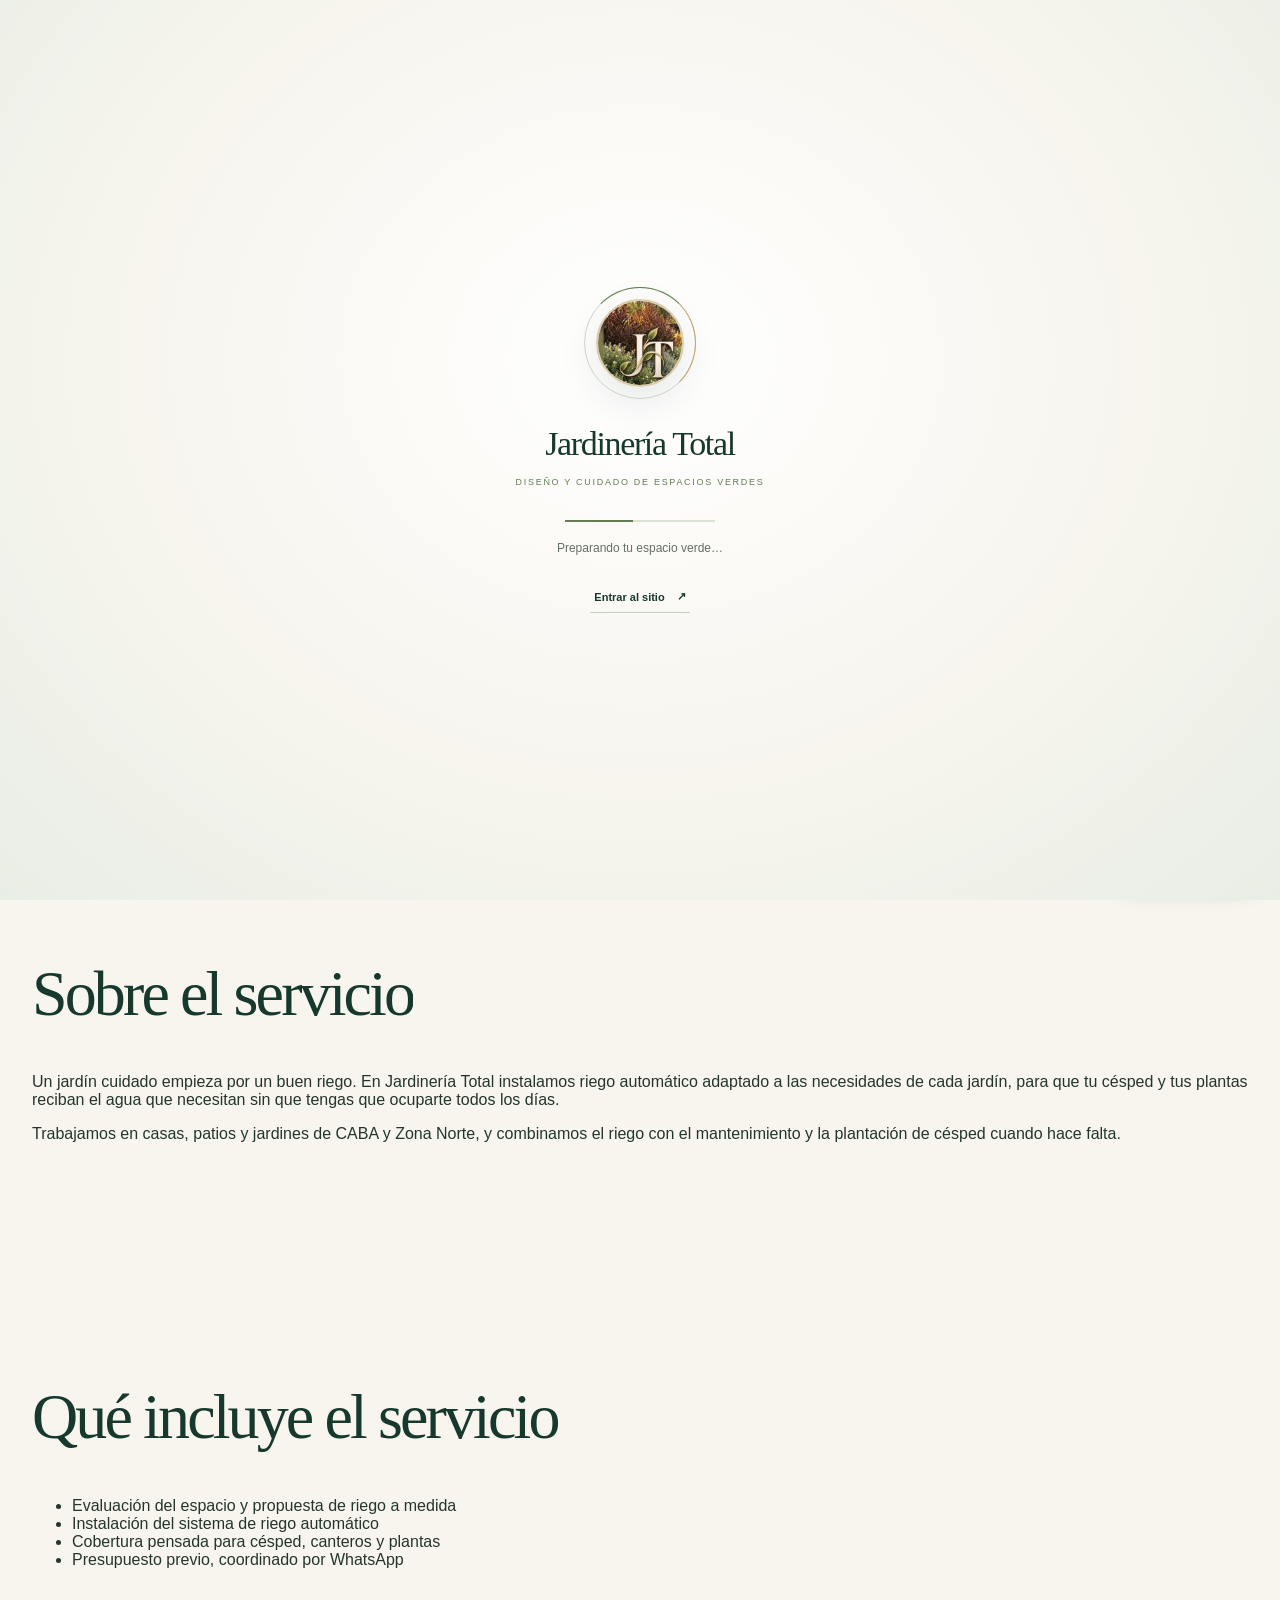
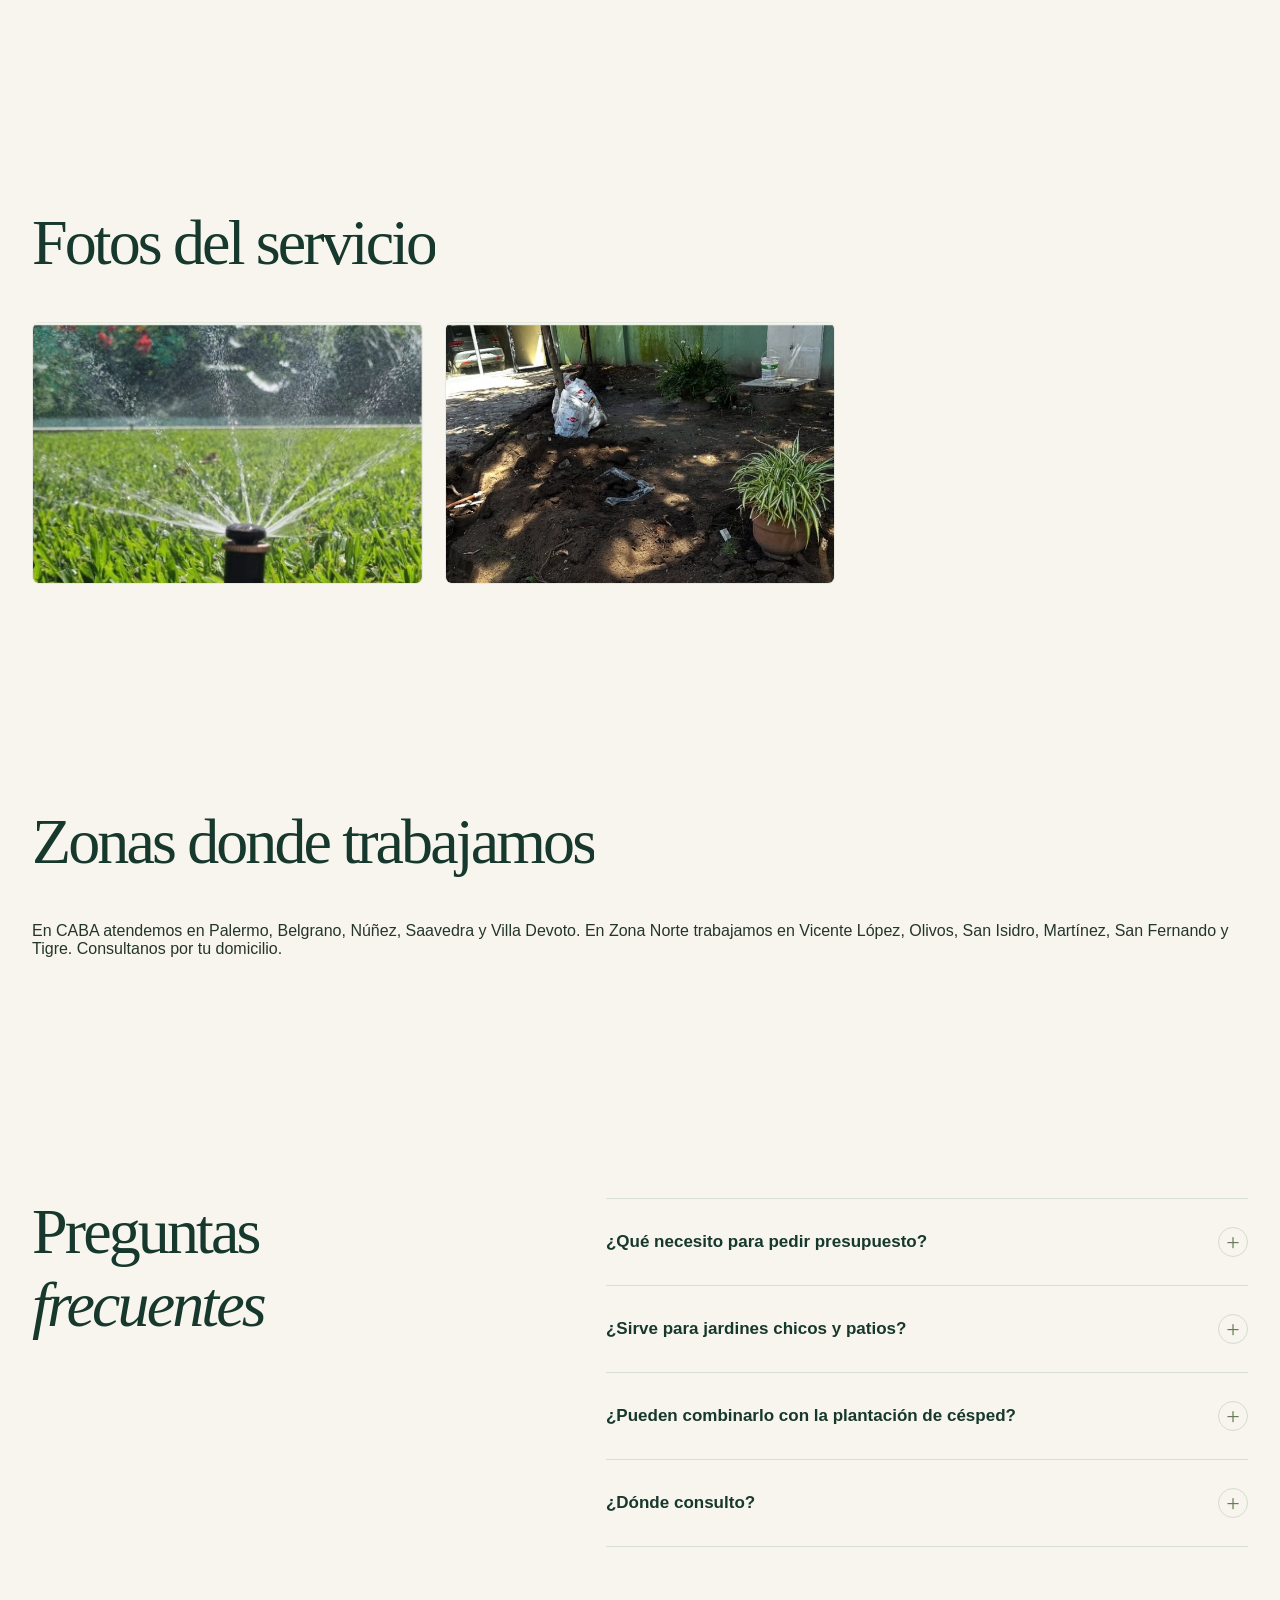
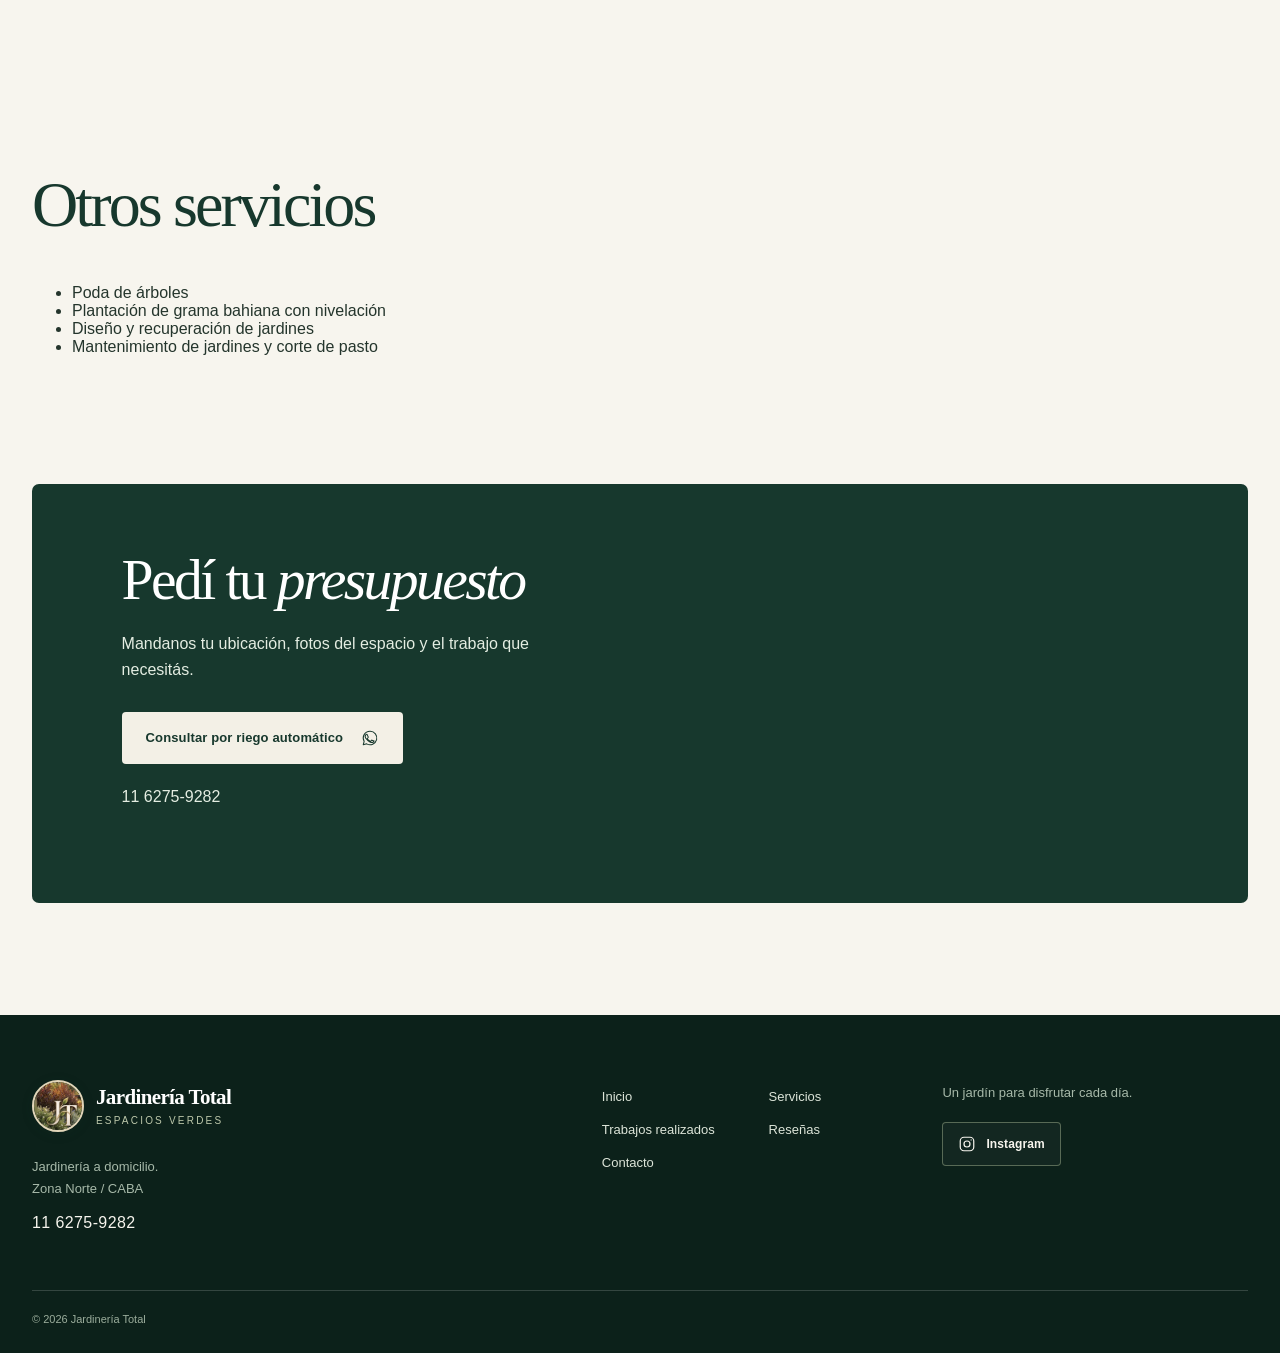
<file: riego-automatico-zona-norte-caba.html>
<!doctype html>
<html lang="es-AR" data-motion="full">
<head>
<meta charset="utf-8">
<meta name="viewport" content="width=device-width, initial-scale=1">
<meta name="theme-color" content="#17382d">
<title>Riego automático en Zona Norte y CABA | Jardinería Total</title>
<meta name="description" content="Instalación de riego automático para jardines en CABA y Zona Norte, adaptado a tu espacio. Cuidá tu jardín sin regar a mano. Pedí presupuesto.">
<link rel="canonical" href="https://www.jardineria-total.com/riego-automatico-zona-norte-caba">
<meta name="robots" content="index,follow,max-image-preview:large">
<meta property="og:type" content="website">
<meta property="og:locale" content="es_AR">
<meta property="og:site_name" content="Jardinería Total">
<meta property="og:title" content="Riego automático en Zona Norte y CABA | Jardinería Total">
<meta property="og:description" content="Instalación de riego automático para jardines en CABA y Zona Norte, adaptado a tu espacio. Cuidá tu jardín sin regar a mano. Pedí presupuesto.">
<meta property="og:url" content="https://www.jardineria-total.com/riego-automatico-zona-norte-caba">
<meta property="og:image" content="https://www.jardineria-total.com/assets/riego-automatico-aspersor.webp">
<meta property="og:image:alt" content="Aspersor de riego automático regando el césped">
<meta name="twitter:card" content="summary_large_image">
<link rel="icon" href="/assets/favicon-192.png" type="image/png" sizes="192x192">
<link rel="apple-touch-icon" href="/assets/favicon-192.png">
<link rel="preload" as="image" href="/assets/riego-automatico-aspersor.webp">
<link rel="stylesheet" href="/styles.css?v=servicios-grama-riego-20261029">
<script src="/boot.js?v=always-effects-20261027"></script>
<script src="/config.js?v=contacto-20261027" defer></script>
<script src="/script.js?v=paginas-seo-20261118" defer></script>
<script src="/motion.js?v=paginas-seo-20261118" defer></script>
<script src="/cinema.js?v=always-effects-20261027" defer></script>
<script type="application/ld+json">
{
  "@context": "https://schema.org",
  "@graph": [
    {
      "@type": "WebPage",
      "@id": "https://www.jardineria-total.com/riego-automatico-zona-norte-caba#pagina",
      "url": "https://www.jardineria-total.com/riego-automatico-zona-norte-caba",
      "name": "Riego automático en Zona Norte y CABA | Jardinería Total",
      "description": "Instalación de riego automático para jardines en CABA y Zona Norte, adaptado a tu espacio. Cuidá tu jardín sin regar a mano. Pedí presupuesto.",
      "inLanguage": "es-AR",
      "isPartOf": {
        "@id": "https://www.jardineria-total.com/#sitio"
      },
      "about": {
        "@id": "https://www.jardineria-total.com/#servicio-riego-automatico"
      },
      "publisher": {
        "@id": "https://www.jardineria-total.com/#negocio"
      },
      "primaryImageOfPage": {
        "@type": "ImageObject",
        "contentUrl": "https://www.jardineria-total.com/assets/riego-automatico-aspersor.webp"
      }
    },
    {
      "@type": "Organization",
      "@id": "https://www.jardineria-total.com/#negocio",
      "name": "Jardinería Total",
      "url": "https://www.jardineria-total.com/",
      "telephone": "+541162759282"
    },
    {
      "@type": "Service",
      "@id": "https://www.jardineria-total.com/#servicio-riego-automatico",
      "name": "Riego automático",
      "serviceType": "Riego automático",
      "description": "Riego automático adaptado a las necesidades de tu jardín, para facilitar el cuidado de tus espacios verdes.",
      "url": "https://www.jardineria-total.com/riego-automatico-zona-norte-caba",
      "provider": {
        "@id": "https://www.jardineria-total.com/#negocio"
      },
      "areaServed": [
        {
          "@type": "Place",
          "name": "Zona Norte del Gran Buenos Aires"
        },
        {
          "@type": "City",
          "name": "Ciudad Autónoma de Buenos Aires"
        },
        {
          "@type": "Place",
          "name": "Vicente López"
        },
        {
          "@type": "Place",
          "name": "Olivos"
        },
        {
          "@type": "Place",
          "name": "San Isidro"
        },
        {
          "@type": "Place",
          "name": "Martínez"
        },
        {
          "@type": "Place",
          "name": "San Fernando"
        },
        {
          "@type": "Place",
          "name": "Tigre"
        },
        {
          "@type": "Place",
          "name": "Belgrano"
        },
        {
          "@type": "Place",
          "name": "Palermo"
        },
        {
          "@type": "Place",
          "name": "Núñez"
        },
        {
          "@type": "Place",
          "name": "Saavedra"
        },
        {
          "@type": "Place",
          "name": "Villa Devoto"
        }
      ]
    }
  ]
}
</script>
</head>
<body>
<div class="site-loader" id="site-loader" aria-label="Cargando Jardinería Total">
  <div class="loader-content"><div class="loader-emblem"><span class="loader-orbit" aria-hidden="true"></span><img src="/assets/logo.webp" width="88" height="88" alt=""></div><p class="loader-name">Jardinería Total</p><p class="loader-tagline">DISEÑO Y CUIDADO DE ESPACIOS VERDES</p><div class="loader-track" aria-hidden="true"><span></span></div><p class="loader-status" role="status">Preparando tu espacio verde…</p><button class="loader-skip" type="button" id="loader-skip">Entrar al sitio <span aria-hidden="true">↗</span></button></div>
</div>
<a class="skip-link" href="#contenido">Ir al contenido</a>
<svg class="svg-defs" xmlns="http://www.w3.org/2000/svg" aria-hidden="true">
<symbol id="icon-leaf" viewBox="0 0 32 32"><path d="M26.8 4.8C15.9 5.3 7.3 8 5.4 17.1c-1 4.8 2.1 9.2 7 9.3C21.8 26.6 26 14.4 26.8 4.8Z"/><path d="M5.4 27.2c3.1-7.4 8.6-12.4 17.4-16.9"/></symbol>
<symbol id="icon-spark" viewBox="0 0 32 32"><path d="m16 3 2.8 10.2L29 16l-10.2 2.8L16 29l-2.8-10.2L3 16l10.2-2.8L16 3Z"/></symbol>
<symbol id="icon-lines" viewBox="0 0 32 32"><path d="M4 10h24M4 16h24M4 22h24"/><circle cx="11" cy="10" r="2.5"/><circle cx="21" cy="16" r="2.5"/><circle cx="13" cy="22" r="2.5"/></symbol>
<symbol id="icon-pin" viewBox="0 0 32 32"><path d="M25 13.2C25 20.1 16 28 16 28S7 20.1 7 13.2a9 9 0 1 1 18 0Z"/><circle cx="16" cy="13" r="3.2"/></symbol>
<symbol id="icon-instagram" viewBox="0 0 24 24"><rect x="3" y="3" width="18" height="18" rx="5"/><circle cx="12" cy="12" r="4"/><circle cx="17.5" cy="6.5" r=".8" fill="currentColor" stroke="none"/></symbol>
<symbol id="icon-arrow" viewBox="0 0 24 24"><path d="M4 12h15m-6-6 6 6-6 6"/></symbol>
<symbol id="icon-whatsapp" viewBox="0 0 32 32"><path d="M16 4a12 12 0 0 0-10.4 18L4 28l6.2-1.6A12 12 0 1 0 16 4Z"/><path d="M11.1 10.4c-.4-.9-.8-.9-1.2-.9-.3 0-.7 0-1 .4-.4.5-1.4 1.4-1.4 3.3s1.4 3.7 1.6 4c.2.2 2.7 4.3 6.7 5.8 3.3 1.3 4 .9 4.7.8.7-.1 2.3-1 2.6-2 .3-1-.3-1-.9-.6l-2.6-1.3c-.4-.2-.7-.3-1 .2l-1.3 1.6c-.2.3-.5.3-.9.1-1.1-.6-2.1-1.2-3-2-1-.9-1.7-2-2-2.5-.2-.4 0-.7.2-.9l.8-.9c.2-.3.3-.5.4-.8.1-.2 0-.5-.1-.8l-1.1-2.6Z"/></symbol>
</svg>
<header class="site-header"><div class="shell header-inner">
<a class="brand" href="/#inicio" aria-label="Jardinería Total, ir al inicio"><img src="/assets/logo.webp" width="52" height="52" alt="Monograma JT de Jardinería Total"><span><strong>Jardinería Total</strong><small>Espacios verdes</small></span></a>
<button class="menu-toggle" type="button" aria-expanded="false" aria-controls="primary-nav" aria-label="Abrir menú"><span></span><span></span><span></span></button>
<nav class="nav" id="primary-nav" aria-label="Navegación principal"><a href="/#inicio">Inicio</a><a href="/#servicios">Servicios</a><a href="/#trabajos">Trabajos</a><a href="/#resenas">Reseñas</a><a href="/#contacto">Contacto</a><a class="button button-small" href="#presupuesto">Pedir presupuesto <svg><use href="#icon-arrow"/></svg></a></nav>
</div><div class="reading-progress" aria-hidden="true"><span></span></div></header>
<main id="contenido">
<section class="hero" id="inicio" aria-labelledby="hero-title"><img class="hero-image" src="/assets/riego-automatico-aspersor.webp" width="1024" height="576" fetchpriority="high" decoding="async" alt="" aria-hidden="true"><div class="hero-shade"></div><div class="shell hero-content"><h1 id="hero-title">Instalación de riego automático<br><em>en Zona Norte y CABA</em></h1><p class="hero-copy">Riego automático adaptado a las necesidades de tu jardín, para facilitar el cuidado de tus espacios verdes.</p><div class="hero-actions"><a class="button button-light" href="https://wa.me/5491162759282?text=Hola%2C%20Jardiner%C3%ADa%20Total.%20Quiero%20consultar%20por%20instalaci%C3%B3n%20de%20riego%20autom%C3%A1tico.">Consultar por riego automático <svg aria-hidden="true"><use href="#icon-whatsapp"/></svg></a><a class="button button-outline" href="/#servicios">Ver todos los servicios</a></div></div></section>
<section class="section services-section"><div class="shell"><div class="section-heading"><div><h2>Sobre el servicio</h2></div></div><p>Un jardín cuidado empieza por un buen riego. En Jardinería Total instalamos riego automático adaptado a las necesidades de cada jardín, para que tu césped y tus plantas reciban el agua que necesitan sin que tengas que ocuparte todos los días.</p>
<p>Trabajamos en casas, patios y jardines de CABA y Zona Norte, y combinamos el riego con el mantenimiento y la plantación de césped cuando hace falta.</p>
</div></section>
<section class="section process-section"><div class="shell"><div class="section-heading"><div><h2>Qué incluye el servicio</h2></div></div><ul><li>Evaluación del espacio y propuesta de riego a medida</li><li>Instalación del sistema de riego automático</li><li>Cobertura pensada para césped, canteros y plantas</li><li>Presupuesto previo, coordinado por WhatsApp</li></ul></div></section>
<section class="section services-section"><div class="shell"><div class="section-heading"><div><h2>Fotos del servicio</h2></div></div><div class="service-grid"><div class="service-card"><div class="service-image"><img src="/assets/riego-automatico-aspersor.webp" width="1024" height="576" loading="lazy" decoding="async" alt="Aspersor de riego automático regando el césped"></div></div><div class="service-card"><div class="service-image"><img src="/assets/riego-automatico-instalacion.webp" width="728" height="663" loading="lazy" decoding="async" alt="Preparación del terreno para instalar el riego"></div></div></div></div></section>
<section class="section process-section"><div class="shell"><div class="section-heading"><div><h2>Zonas donde trabajamos</h2></div></div><p>En CABA atendemos en <a href="/jardineria-en-palermo">Palermo</a>, <a href="/jardineria-en-belgrano">Belgrano</a>, <a href="/jardineria-en-nunez">Núñez</a>, Saavedra y Villa Devoto. En Zona Norte trabajamos en <a href="/jardineria-en-vicente-lopez">Vicente López</a>, Olivos, <a href="/jardineria-en-san-isidro">San Isidro</a>, Martínez, San Fernando y <a href="/jardineria-en-tigre">Tigre</a>. Consultanos por tu domicilio.</p></div></section>
<section class="section faq-section" aria-labelledby="faq-title"><div class="shell faq-layout"><div><h2 id="faq-title">Preguntas<br><em>frecuentes</em></h2></div><div class="faq-list"><details><summary>¿Qué necesito para pedir presupuesto?<span aria-hidden="true">+</span></summary><p>Tu ubicación, medidas aproximadas del jardín y algunas fotos. Con eso podemos orientarte desde el primer mensaje.</p></details>
<details><summary>¿Sirve para jardines chicos y patios?<span aria-hidden="true">+</span></summary><p>Sí. Adaptamos el sistema al tamaño y a las características de cada espacio.</p></details>
<details><summary>¿Pueden combinarlo con la plantación de césped?<span aria-hidden="true">+</span></summary><p>Sí, es un buen momento para instalar el riego antes o junto con la plantación de grama bahiana.</p></details>
<details><summary>¿Dónde consulto?<span aria-hidden="true">+</span></summary><p>Por WhatsApp al <a href="https://wa.me/5491162759282">11 6275-9282</a>.</p></details>
</div></div></section>
<section class="section services-section"><div class="shell"><div class="section-heading"><div><h2>Otros servicios</h2></div></div><ul><li><a href="/poda-de-arboles-zona-norte-caba">Poda de árboles</a></li><li><a href="/grama-bahiana-zona-norte-caba">Plantación de grama bahiana con nivelación</a></li><li><a href="/diseno-de-jardines-zona-norte-caba">Diseño y recuperación de jardines</a></li><li><a href="/mantenimiento-de-jardines-zona-norte-caba">Mantenimiento de jardines y corte de pasto</a></li></ul></div></section>
<section class="section area-section" id="presupuesto" aria-labelledby="contact-title"><div class="shell area-card"><div><h2 id="contact-title">Pedí tu <em>presupuesto</em></h2><p>Mandanos tu ubicación, fotos del espacio y el trabajo que necesitás.</p><a class="button button-light" href="https://wa.me/5491162759282?text=Hola%2C%20Jardiner%C3%ADa%20Total.%20Quiero%20consultar%20por%20instalaci%C3%B3n%20de%20riego%20autom%C3%A1tico.">Consultar por riego automático <svg aria-hidden="true"><use href="#icon-whatsapp"/></svg></a> <p><a href="tel:+541162759282">11 6275-9282</a></p></div></div></section>
</main>
<footer class="footer"><div class="shell footer-main"><div><a class="brand footer-brand" href="/#inicio"><img src="/assets/logo.webp" width="48" height="48" alt=""><span><strong>Jardinería Total</strong><small>Espacios verdes</small></span></a><p>Jardinería a domicilio.<br>Zona Norte / CABA</p><a class="footer-phone" href="tel:+541162759282">11 6275-9282</a></div><nav aria-label="Navegación del pie de página"><a href="/#inicio">Inicio</a><a href="/#servicios">Servicios</a><a href="/#trabajos">Trabajos realizados</a><a href="/#resenas">Reseñas</a><a href="/#contacto">Contacto</a></nav><div class="footer-end"><p>Un jardín para disfrutar cada día.</p><div id="social-links" class="social-links"></div></div></div><div class="shell footer-bottom"><span>© <span id="year"></span> Jardinería Total</span></div></footer>
<a class="back-to-top" href="#inicio" aria-label="Volver al inicio" hidden><span aria-hidden="true">↑</span></a>
<button class="whatsapp-float" id="whatsapp-float" type="button" aria-label="Consultar por WhatsApp"><svg><use href="#icon-whatsapp"/></svg><span>Consultanos</span></button>
<dialog class="notice-dialog" id="demo-dialog" aria-labelledby="demo-title"><button class="dialog-close" type="button" data-close-dialog aria-label="Cerrar aviso">×</button><span class="dialog-icon"><svg><use href="#icon-leaf"/></svg></span><h2 id="demo-title">Contactanos</h2><p>Podés llamarnos al <a href="tel:+541162759282">11 6275-9282</a> para consultar por nuestros servicios en Zona Norte y CABA.</p><button class="button button-dialog" type="button" data-close-dialog>Entendido</button></dialog>
</body></html>
</file>
<file: styles.css>
:root{--forest:#17382d;--deep:#102a22;--olive:#647b54;--sage:#e9eee5;--cream:#f7f5ee;--warm:#efece2;--ink:#24352c;--muted:#657066;--gold:#c5a66e;--line:#d9dfd5;--serif:Georgia,"Times New Roman",serif;--sans:"Segoe UI",Arial,sans-serif}*{box-sizing:border-box}html{scroll-behavior:smooth;scroll-padding-top:86px}body{margin:0;background:var(--cream);color:var(--ink);font-family:var(--sans);-webkit-font-smoothing:antialiased}img,svg{display:block}img{max-width:100%}button,input,select,textarea{font:inherit}button,a{-webkit-tap-highlight-color:transparent}a{color:inherit;text-decoration:none}button{cursor:pointer}button:focus-visible,a:focus-visible,summary:focus-visible,input:focus-visible,select:focus-visible,textarea:focus-visible{outline:3px solid var(--gold);outline-offset:4px}::selection{background:#d3ddbd;color:var(--deep)}.svg-defs{position:absolute;width:0;height:0;overflow:hidden}.shell{width:min(100% - 64px,1216px);margin-inline:auto}.skip-link{position:absolute;top:-100px;left:20px;z-index:1000;background:#fff;padding:12px 16px}.skip-link:focus{top:12px}.site-header{position:relative;z-index:20;background:var(--cream);border-bottom:1px solid #e6e7df}.header-inner{height:88px;display:flex;align-items:center;justify-content:space-between;gap:24px}.brand{display:inline-flex;align-items:center;gap:12px;min-width:0}.brand img{width:52px;height:52px;object-fit:cover;border-radius:50%;border:2px solid #e1d5b9;box-shadow:0 2px 12px #17382d24}.brand span{display:flex;flex-direction:column;line-height:1.08}.brand strong{font-family:var(--serif);font-size:21px;letter-spacing:-.03em;white-space:nowrap}.brand small{font-size:10px;letter-spacing:.22em;text-transform:uppercase;color:var(--olive);margin-top:7px}.nav{display:flex;align-items:center;gap:32px}.nav>a:not(.button){font-size:13px;font-weight:600;transition:color .2s}.nav>a:not(.button):hover{color:var(--olive)}.button{display:inline-flex;align-items:center;justify-content:center;gap:18px;min-height:52px;padding:0 23px;border:1px solid transparent;border-radius:3px;background:var(--forest);color:#fff;font-size:13px;font-weight:700;letter-spacing:.01em;transition:background .25s,transform .25s,box-shadow .25s}.button:hover{transform:translateY(-2px);background:#294f3d;box-shadow:0 10px 25px #061e1530}.button svg{width:18px;height:18px;fill:none;stroke:currentColor;stroke-width:1.8;stroke-linecap:round;stroke-linejoin:round}.button-small{min-height:44px;padding-inline:18px}.button-small svg{width:16px}.menu-toggle{display:none}.hero{height:min(760px,calc(100svh - 88px));min-height:610px;position:relative;display:flex;align-items:center;color:#fff;background:#314c36 url("assets/hero-large.webp") center 46%/cover no-repeat}.hero-shade{position:absolute;inset:0;background:linear-gradient(90deg,rgba(10,30,21,.83) 0%,rgba(10,30,21,.57) 48%,rgba(10,30,21,.12) 100%),linear-gradient(0deg,rgba(12,30,20,.28),transparent 40%)}.hero-content{position:relative;z-index:1;padding-block:80px 110px}.eyebrow{margin:0 0 22px;color:var(--olive);font-size:11px;font-weight:800;letter-spacing:.23em;line-height:1.5}.eyebrow.light{color:#e6d5af}.eyebrow-line{display:inline-block;vertical-align:middle;width:30px;height:1px;background:currentColor;margin-right:12px}.hero h1,h2,h3,p{margin-top:0}.hero h1{font:normal clamp(56px,7vw,104px)/1.02 var(--serif);letter-spacing:-.055em;max-width:880px;margin-bottom:27px;text-wrap:balance}.hero h1 em,h2 em{font-style:italic;font-weight:normal}.hero-copy{font-size:18px;line-height:1.65;max-width:520px;color:#f3f3e9;margin-bottom:34px}.hero-actions{display:flex;gap:12px;flex-wrap:wrap}.button-light{background:#f3f0e6;color:var(--forest)}.button-light:hover{background:#fff}.button-outline{background:transparent;border-color:#f8f8f0b5;color:#fff}.button-outline:hover{background:#ffffff18}.hero-bottom{position:absolute;z-index:1;bottom:28px;left:50%;transform:translateX(-50%);display:flex;justify-content:space-between;color:#e8eddf;font-size:10px;font-weight:700;letter-spacing:.18em}.hero-scroll{letter-spacing:.04em;text-transform:none;font-size:12px;font-weight:400}.hero-scroll span{font-size:20px;margin-left:12px}.benefits{background:#f2f1e9;border-bottom:1px solid #e2e2d9}.benefits-grid{display:grid;grid-template-columns:repeat(3,1fr)}.benefit{display:flex;align-items:center;gap:18px;min-height:134px;padding:24px 38px;border-right:1px solid #daddd2;color:var(--forest);font-family:var(--serif);font-size:19px;line-height:1.28}.benefit:first-child{padding-left:0}.benefit:last-child{border:0}.benefit strong{font-weight:normal;font-style:italic}.icon-disc{width:56px;height:56px;flex:none;border:1px solid #bac8b8;border-radius:50%;display:grid;place-items:center}.icon-disc svg{width:29px;height:29px;fill:none;stroke:var(--olive);stroke-width:1.4;stroke-linejoin:round;stroke-linecap:round}.section{padding-block:112px}.section-heading,.gallery-heading{display:flex;justify-content:space-between;align-items:end;gap:60px;margin-bottom:45px}.section-heading>p,.gallery-heading>p{max-width:360px;margin-bottom:6px;font-size:16px;line-height:1.7;color:var(--muted)}h2{font:normal clamp(42px,5vw,68px)/1.07 var(--serif);letter-spacing:-.045em;margin-bottom:0;color:var(--forest)}.services-section{background:var(--cream)}.service-grid{display:grid;grid-template-columns:repeat(3,minmax(0,1fr));gap:22px}.service-card{background:#fff;border:1px solid #e7e8e0;transition:transform .3s,box-shadow .3s}.service-card:hover{transform:translateY(-5px);box-shadow:0 20px 35px #18372b15}.service-image{height:260px;overflow:hidden;background:var(--sage)}.service-image img{width:100%;height:100%;object-fit:cover;transition:transform .5s}.service-card:hover img{transform:scale(1.045)}.service-body{position:relative;min-height:226px;padding:28px 28px 36px}.service-number{font-size:10px;letter-spacing:.2em;font-weight:800;color:var(--olive)}.service-body h3{font:normal 27px/1.15 var(--serif);color:var(--forest);letter-spacing:-.03em;margin:16px 0 12px}.service-body p{max-width:290px;color:var(--muted);font-size:14px;line-height:1.65;margin:0}.card-arrow{position:absolute;right:26px;bottom:26px;width:27px;height:27px;display:grid;place-items:center;border:1px solid #cfd9cb;border-radius:50%;color:var(--olive);font-size:18px}.demo-note,.gallery-caption{font-size:12px;color:#707a6d;margin:20px 0 0}.gallery-section{background:#e9eee6}.gallery-grid{display:grid;grid-template-columns:repeat(4,1fr);grid-auto-rows:210px;gap:14px}.gallery-item{position:relative;padding:0;border:0;overflow:hidden;background:#d1dacd;color:#fff}.gallery-wide{grid-column:span 2}.gallery-item img{width:100%;height:100%;object-fit:cover;transition:transform .55s,filter .35s}.gallery-item:hover img{transform:scale(1.05);filter:brightness(.77)}.gallery-item>span{position:absolute;right:14px;bottom:14px;background:#132b22c9;padding:10px 13px;font-size:11px;font-weight:700;letter-spacing:.02em;opacity:0;transform:translateY(6px);transition:opacity .25s,transform .25s}.gallery-item:hover>span,.gallery-item:focus-visible>span{opacity:1;transform:none}.gallery-item>span span{margin-left:8px}.process-section{background:#f7f5ee}.process-layout{display:grid;grid-template-columns:.85fr 1.15fr;gap:10%;align-items:start}.process-intro>p:last-of-type{max-width:320px;font-size:16px;line-height:1.7;color:var(--muted);margin-top:27px}.process-leaf{margin-top:38px;opacity:.2}.process-leaf svg{width:140px;height:140px;fill:none;stroke:var(--olive);stroke-width:.6}.steps{border-top:1px solid var(--line)}.step{display:grid;grid-template-columns:78px 1fr;gap:22px;padding:34px 8px;border-bottom:1px solid var(--line)}.step-number{font:italic 31px var(--serif);color:var(--olive)}.step h3{font:normal 27px var(--serif);letter-spacing:-.025em;color:var(--forest);margin-bottom:10px}.step p{font-size:15px;line-height:1.7;color:var(--muted);margin:0;max-width:390px}.area-section{padding-block:0 112px;background:var(--cream)}.area-card{min-height:360px;position:relative;overflow:hidden;background:var(--forest);color:#fff;display:flex;align-items:center;padding:65px 7%}.area-card>div:first-child{position:relative;z-index:1}.area-card h2{color:#fff;font-size:clamp(40px,4.5vw,62px)}.area-card p:not(.eyebrow){font-size:16px;line-height:1.65;max-width:460px;color:#e4ede2;margin:20px 0 28px}.area-art{position:absolute;right:5%;top:0;height:100%;width:38%;display:grid;place-items:center;opacity:.76}.art-circle{position:absolute;border:1px solid #dce7d650;border-radius:50%;width:250px;height:250px}.art-circle-two{width:360px;height:360px}.area-pin{width:130px;height:130px;fill:none;stroke:#d6d6a6;stroke-width:.65}.area-leaf{position:absolute;width:90px;height:90px;right:15%;top:22%;fill:none;stroke:#b1be94;stroke-width:.55;transform:rotate(-24deg)}.faq-section{background:#f7f5ee}.faq-layout{display:grid;grid-template-columns:.8fr 1.2fr;gap:12%}.faq-layout>div:first-child>p:last-child{margin-top:28px;color:var(--muted);font-size:16px;line-height:1.65;max-width:270px}.faq-list{border-top:1px solid var(--line)}.faq-list details{border-bottom:1px solid var(--line)}.faq-list summary{list-style:none;display:flex;align-items:center;justify-content:space-between;gap:20px;min-height:86px;padding:20px 0;font-size:17px;font-weight:600;color:var(--forest);cursor:pointer}.faq-list summary::-webkit-details-marker{display:none}.faq-list summary span{font:normal 29px/1 var(--serif);color:var(--olive);transition:transform .25s}.faq-list details[open] summary span{transform:rotate(45deg)}.faq-list details p{font-size:15px;line-height:1.75;color:var(--muted);padding:0 40px 22px 0;margin:0}.contact-section{background:var(--deep);color:#fff;padding-block:112px;overflow:hidden}.contact-layout{display:grid;grid-template-columns:1fr 1fr;gap:10%;align-items:start}.contact-copy{padding-top:18px}.contact-copy h2{color:#fff;font-size:clamp(44px,5vw,69px);line-height:1.1}.contact-copy>p:not(.eyebrow){max-width:420px;color:#e1e9dd;font-size:17px;line-height:1.7;margin-top:28px}.contact-decoration svg{width:240px;height:240px;margin-top:48px;fill:none;stroke:#b8caad;stroke-width:.35;opacity:.32;transform:rotate(-20deg)}.contact-form{background:#f7f5ee;color:var(--ink);padding:38px;box-shadow:0 22px 50px #071d1650}.form-topline{color:var(--olive);font-size:11px;font-weight:800;letter-spacing:.2em;margin-bottom:26px}.contact-form label{display:flex;flex-direction:column;gap:9px;font-size:12px;font-weight:700;color:var(--forest);margin-bottom:20px}.contact-form label span{display:inline;color:#996a44}.form-row{display:grid;grid-template-columns:1fr 1fr;gap:16px}.contact-form input,.contact-form select,.contact-form textarea{width:100%;border:1px solid #d5ddd1;background:#fff;color:var(--ink);border-radius:2px;padding:13px 14px;min-height:48px;font-size:14px;resize:vertical}.contact-form input::placeholder,.contact-form textarea::placeholder{color:#8b9789}.button-form{width:100%;justify-content:space-between;min-height:54px}.button-form .wa-icon{width:18px;height:18px;fill:none;stroke:currentColor;stroke-width:1.5}.form-hint{font-size:11px;line-height:1.55;color:#737d72;margin:13px 0 0}.form-error{background:#fbece6;color:#7a3b23;padding:10px 12px;margin:14px 0 0;font-size:13px}.footer{background:#0c211a;color:#dce4d8}.footer-main{display:grid;grid-template-columns:1.4fr .8fr .8fr;gap:35px;padding-block:65px 58px}.footer-brand strong{color:#fff}.footer-brand small{color:#bdc8ab}.footer-main>div:first-child>p,.footer-end p{font-size:13px;color:#a7b9a9;margin:20px 0 0}.footer nav{display:grid;grid-template-columns:1fr 1fr;gap:18px 28px;align-content:start;padding-top:9px}.footer nav a,.social-links a{font-size:13px}.footer a:hover{color:#e8cf9a}.footer-end{padding-top:5px}.footer-end p{margin-top:0}.social-links{display:flex;gap:18px;margin-top:22px}.footer-bottom{border-top:1px solid #ffffff2a;display:flex;justify-content:space-between;gap:20px;padding-block:22px 28px;font-size:11px;color:#9bad9c}.footer-bottom a{text-decoration:underline;text-underline-offset:3px}.whatsapp-float{position:fixed;z-index:50;right:22px;bottom:22px;border:0;border-radius:50px;background:#5e7750;color:#fff;box-shadow:0 9px 24px #061a1240;display:flex;align-items:center;gap:9px;padding:13px 17px;font-size:13px;font-weight:700;transition:transform .25s,background .25s}.whatsapp-float:hover{transform:translateY(-3px);background:#476440}.whatsapp-float svg{width:23px;height:23px;fill:none;stroke:currentColor;stroke-width:1.5}.notice-dialog{width:min(92vw,430px);border:0;border-radius:4px;padding:36px;background:var(--cream);color:var(--forest);box-shadow:0 25px 80px #0006}.notice-dialog::backdrop,.lightbox::backdrop{background:#061b15d9}.dialog-close{position:absolute;top:12px;right:16px;border:0;background:transparent;color:var(--forest);font-size:28px}.dialog-icon{width:48px;height:48px;border-radius:50%;background:var(--sage);display:grid;place-items:center;margin-bottom:20px}.dialog-icon svg{width:27px;height:27px;fill:none;stroke:var(--olive);stroke-width:1.5}.notice-dialog h2{font-size:34px}.notice-dialog p{line-height:1.65;color:var(--muted);font-size:15px;margin:15px 0 24px}.button-dialog{min-height:44px}.lightbox{position:fixed;inset:0;width:100vw;height:100vh;max-width:none;max-height:none;border:0;padding:30px 70px;background:#071b15ef;color:#fff;overflow:hidden}.lightbox[open]{display:flex;align-items:center;justify-content:center}.lightbox figure{margin:0;max-width:min(100%,1100px);max-height:100%;display:flex;flex-direction:column;align-items:center}.lightbox img{max-width:100%;max-height:calc(100vh - 110px);object-fit:contain}.lightbox figcaption{width:100%;display:flex;justify-content:space-between;gap:20px;padding-top:12px;font-size:13px;color:#e3e9df}.lightbox-close,.lightbox-prev,.lightbox-next{position:absolute;border:0;background:#ffffff20;color:#fff;border-radius:50%;display:grid;place-items:center;width:42px;height:42px;font-size:32px;line-height:1}.lightbox-close{top:18px;right:20px}.lightbox-prev{left:15px;top:50%;transform:translateY(-50%)}.lightbox-next{right:15px;top:50%;transform:translateY(-50%)}.reveal{opacity:1;transform:none}@media(max-width:980px){.shell{width:min(100% - 44px,1216px)}.nav{gap:18px}.nav>a:not(.button){font-size:12px}.brand strong{font-size:18px}.service-image{height:220px}.service-body{padding:24px;min-height:245px}.service-body h3{font-size:23px}.benefit{padding-inline:22px}.contact-layout{gap:5%}}@media(max-width:760px){html{scroll-padding-top:72px}.shell{width:min(100% - 36px,1216px)}.header-inner{height:72px}.brand img{width:44px;height:44px}.brand strong{font-size:18px}.brand small{font-size:9px;margin-top:5px}.menu-toggle{display:flex;flex-direction:column;justify-content:center;gap:5px;width:44px;height:44px;border:1px solid #cfdbce;background:transparent;padding:11px}.menu-toggle span{width:100%;height:2px;background:var(--forest);transition:transform .2s,opacity .2s}.menu-toggle[aria-expanded=true] span:nth-child(1){transform:translateY(7px) rotate(45deg)}.menu-toggle[aria-expanded=true] span:nth-child(2){opacity:0}.menu-toggle[aria-expanded=true] span:nth-child(3){transform:translateY(-7px) rotate(-45deg)}.nav{display:none;position:absolute;top:72px;left:0;right:0;background:var(--cream);padding:16px 18px 24px;box-shadow:0 16px 26px #102b2224;flex-direction:column;align-items:stretch;gap:0}.nav.open{display:flex}.nav>a:not(.button){padding:14px 6px;font-size:15px;border-bottom:1px solid var(--line)}.nav .button{margin-top:15px}.hero{height:auto;min-height:620px;background-position:57% center}.hero-shade{background:linear-gradient(90deg,#0b241cda,#0b241c75 72%,#0b241c40),linear-gradient(0deg,#0b241c77,transparent 35%)}.hero-content{padding-block:100px 100px}.hero h1{font-size:clamp(51px,10vw,76px)}.hero-copy{font-size:16px}.hero-bottom{bottom:20px}.hero-scroll{display:none}.benefits-grid{grid-template-columns:1fr}.benefit,.benefit:first-child{min-height:94px;padding:14px 0;border-right:0;border-bottom:1px solid var(--line);font-size:18px}.benefit:last-child{border:0}.icon-disc{width:49px;height:49px}.section{padding-block:76px}.section-heading,.gallery-heading{display:block;margin-bottom:32px}.section-heading>p,.gallery-heading>p{margin:22px 0 0}.service-grid{grid-template-columns:1fr;gap:18px}.service-image{height:280px}.service-body{min-height:auto;padding-bottom:44px}.service-body h3{font-size:26px}.gallery-grid{grid-template-columns:repeat(2,1fr);grid-auto-rows:185px;gap:10px}.gallery-wide{grid-column:span 2}.process-layout,.faq-layout,.contact-layout{grid-template-columns:1fr;gap:32px}.process-leaf,.contact-decoration{display:none}.step{padding-block:25px}.area-section{padding-block:0 76px}.area-card{min-height:340px;padding:42px 26px}.area-art{right:-100px;opacity:.27}.faq-layout>div:first-child>p:last-child{margin-top:18px}.contact-section{padding-block:76px}.contact-copy{padding:0}.contact-form{padding:28px}.footer-main{grid-template-columns:1fr 1fr;gap:35px}.footer-end{grid-column:1/-1}.footer-bottom{flex-direction:column;gap:7px}}@media(max-width:480px){.hero{min-height:650px;background-position:61% center}.hero-content{padding-block:92px 110px}.hero h1{font-size:clamp(47px,12vw,60px)}.hero-actions{flex-direction:column;align-items:stretch}.hero-actions .button{width:100%}.hero-bottom{font-size:9px}.eyebrow{font-size:10px;letter-spacing:.17em}h2{font-size:43px}.service-image{height:235px}.gallery-grid{grid-auto-rows:150px}.gallery-item>span{opacity:1;transform:none;padding:7px 9px;font-size:10px}.step{grid-template-columns:55px 1fr;gap:14px}.step h3{font-size:24px}.area-card h2{font-size:42px}.contact-form{padding:23px}.form-row{grid-template-columns:1fr;gap:0}.footer-main{grid-template-columns:1fr}.footer-end{grid-column:auto}.footer nav{max-width:250px}.whatsapp-float span{display:none}.whatsapp-float{width:54px;height:54px;border-radius:50%;justify-content:center;padding:0}.lightbox{padding:65px 12px 40px}.lightbox-prev,.lightbox-next{top:auto;bottom:10px;transform:none}.lightbox-prev{left:calc(50% - 54px)}.lightbox-next{right:calc(50% - 54px)}.lightbox figcaption{font-size:11px}}html[data-motion="reduced"]{scroll-behavior:auto}html[data-motion="reduced"] *,html[data-motion="reduced"] *:before,html[data-motion="reduced"] *:after{transition-duration:.01ms!important;animation-duration:.01ms!important}html[data-motion="reduced"] .reveal{opacity:1;transform:none}
@media (prefers-reduced-motion: reduce){html:not([data-motion]){scroll-behavior:auto}html:not([data-motion]) *,html:not([data-motion]) *:before,html:not([data-motion]) *:after{transition-duration:.01ms!important;animation-duration:.01ms!important}html:not([data-motion]) .reveal{opacity:1;transform:none}}
.contact-form label{display:block}.contact-form input,.contact-form select,.contact-form textarea{display:block;margin-top:9px}

.reviews-section{background:var(--warm)}
.reviews-heading{display:flex;align-items:end;justify-content:space-between;gap:40px;margin-bottom:40px}
.reviews-score{display:flex;align-items:center;gap:16px;color:var(--forest);white-space:nowrap;padding-bottom:8px}
.score-number{font:normal 68px/.95 var(--serif);letter-spacing:-.06em}
.score-number span{font:normal 22px var(--serif);letter-spacing:0;color:var(--olive)}
.reviews-score>span:last-child{display:flex;flex-direction:column;gap:7px}
.score-stars,.review-stars{color:#a9813e;letter-spacing:.12em}
.score-stars{font-size:22px}
.reviews-score small{font-size:12px;color:var(--muted)}
.reviews-grid{display:grid;grid-template-columns:repeat(3,minmax(0,1fr));gap:18px}
.review-card{display:flex;flex-direction:column;min-height:280px;padding:30px;background:#fff;border:1px solid #e5e1d5;box-shadow:0 8px 28px #17382d08}
.review-stars{font-size:18px;margin-bottom:22px}
.review-card>p{font:normal 22px/1.42 var(--serif);letter-spacing:-.015em;color:var(--forest);margin:0 0 32px}
.review-author{display:flex;flex-direction:column;gap:5px;margin-top:auto;padding-top:18px;border-top:1px solid var(--line)}
.review-author strong{font-size:13px;color:var(--forest)}
.review-author span{font-size:11px;color:var(--muted)}
.reviews-footer{display:flex;justify-content:space-between;align-items:center;gap:24px;margin-top:25px}
.reviews-footer p{margin:0;color:var(--muted);font-size:11px;line-height:1.6}
.reviews-footer a{color:var(--forest);font-size:12px;font-weight:700;white-space:nowrap;border-bottom:1px solid var(--olive);padding-bottom:4px}
.reviews-footer a:hover{color:var(--olive)}
@media(max-width:760px){.reviews-heading{align-items:start;flex-direction:column;gap:24px}.reviews-grid{grid-template-columns:1fr}.review-card{min-height:auto}.reviews-footer{align-items:start;flex-direction:column}}
@media(max-width:480px){.reviews-score{gap:12px}.score-number{font-size:58px}.review-card{padding:25px}.review-card>p{font-size:21px}.reviews-footer a{white-space:normal}}

/* Brand entrance and motion system */
:root{--ease-out:cubic-bezier(.22,.68,0,1);--ease-soft:cubic-bezier(.2,.65,.25,1)}
[hidden]{display:none!important}
html.is-loading{overflow:hidden}
.site-loader{display:none;position:fixed;inset:0;z-index:1000;align-items:center;justify-content:center;background:radial-gradient(ellipse at 50% 40%,#ffffff 0%,#f7f5ee 55%,#e9eee5 100%);padding:30px;text-align:center;transition:opacity .4s var(--ease-out),visibility .4s}
.is-loading .site-loader,.site-loader.is-leaving{display:flex}
.site-loader.is-leaving{opacity:0;visibility:hidden;pointer-events:none}
.loader-content{display:flex;flex-direction:column;align-items:center;width:min(100%,360px)}
.loader-emblem{position:relative;width:112px;height:112px;display:grid;place-items:center;margin-bottom:26px}
.loader-emblem img{width:88px;height:88px;border-radius:50%;object-fit:cover;border:2px solid #ddccaa;box-shadow:0 14px 40px #17382d1c}
.loader-orbit{position:absolute;inset:0;border:1px solid #ccd5c5;border-radius:50%}
.loader-orbit:after{content:"";position:absolute;inset:-1px;border:1px solid transparent;border-top-color:var(--olive);border-right-color:var(--gold);border-radius:50%;animation:loader-orbit 1.5s linear infinite}
.loader-name{font:normal 34px/1.1 var(--serif);color:var(--forest);letter-spacing:-.04em;margin-bottom:12px}
.loader-tagline{font-size:9px;letter-spacing:.19em;color:var(--olive);line-height:1.8;margin-bottom:30px}
.loader-track{width:150px;height:2px;background:#dbe1d4;overflow:hidden}
.loader-track span{display:block;width:45%;height:100%;background:var(--olive);animation:loader-line 1.3s var(--ease-soft) infinite}
.loader-status{font-size:12px;line-height:1.5;color:var(--muted);margin:17px 0 24px}
.loader-skip{display:inline-flex;align-items:center;gap:12px;padding:9px 4px;border:0;border-bottom:1px solid #c7d0bf;background:transparent;color:var(--forest);font-size:11px;font-weight:600}
.loader-skip:hover{border-bottom-color:var(--forest)}
@keyframes loader-orbit{to{transform:rotate(360deg)}}
@keyframes loader-line{from{transform:translateX(-110%)}to{transform:translateX(340%)}}
.site-header{position:sticky;top:0;z-index:60;background:#f7f5eef5;transition:background .3s,box-shadow .3s,border-color .3s;isolation:isolate}
.site-header.is-scrolled{background:#f7f5eef5;box-shadow:0 5px 26px #102a2212;border-color:#cad4c4}
.header-inner{position:relative}
.brand{transition:opacity .2s}
.brand:hover{opacity:.82}
.nav{gap:25px}
.nav>a:not(.button){position:relative;padding-block:12px}
.nav>a:not(.button):after{content:"";height:1px;background:var(--olive);position:absolute;bottom:5px;left:0;right:0;transform:scaleX(0);transform-origin:left;transition:transform .25s var(--ease-out)}
.nav>a:not(.button):hover:after,.nav>a.is-active:after{transform:scaleX(1)}
.nav>a.is-active{color:var(--olive)}
.reading-progress{position:absolute;bottom:-1px;left:0;right:0;height:2px;overflow:hidden;pointer-events:none}
.reading-progress span{display:block;width:100%;height:100%;background:var(--gold);transform:scaleX(0);transform-origin:left}
.hero{background-image:none;overflow:hidden;isolation:isolate}
.hero-image{position:absolute;inset:0;width:100%;height:100%;max-width:none;object-fit:cover;object-position:center 46%;z-index:0}
.hero-shade{z-index:1}
.hero-content,.hero-bottom{z-index:2}
.hero .hero-copy{max-width:510px}
.hero-bottom>span:first-child{display:flex;align-items:center;gap:12px}
.hero-bottom>span:first-child:before{content:"";width:24px;height:1px;background:var(--gold)}
.js:not(.site-ready) .hero-content>*{opacity:0;transform:translateY(24px)}
.site-ready .hero-content>*{animation:hero-rise .85s var(--ease-out) both}
.site-ready .hero-content>.eyebrow{animation-delay:80ms}
.site-ready .hero-content>h1{animation-delay:160ms}
.site-ready .hero-content>.hero-copy{animation-delay:260ms}
.site-ready .hero-content>.hero-actions{animation-delay:360ms}
.site-ready .hero-image{animation:hero-image-settle 1.8s var(--ease-out) both}
.site-ready .hero-bottom{animation:hero-rise .8s .5s var(--ease-out) both}
@keyframes hero-rise{from{opacity:0;transform:translateY(24px)}to{opacity:1;transform:translateY(0)}}
@keyframes hero-image-settle{from{transform:scale(1.055)}to{transform:scale(1)}}
.motion-enabled .reveal{transition:opacity .75s var(--ease-out),transform .75s var(--ease-out),box-shadow .3s,border-color .3s;transition-delay:var(--reveal-delay,0ms)}
.motion-enabled .reveal:not(.is-visible){opacity:0;transform:translateY(30px)}
.motion-enabled .reveal.is-visible{opacity:1;transform:translateY(0)}
.motion-enabled .reveal:focus-within{opacity:1;transform:none;transition-delay:0ms}
.button{border-radius:4px;transition:background .25s,transform .25s,box-shadow .25s}
.button svg{transition:transform .25s var(--ease-out)}
.button:hover svg:last-child{transform:translateX(4px)}
.button:active{transform:translateY(0);box-shadow:none}
.benefit .icon-disc{transition:background .3s,border-color .3s,transform .3s}
.benefit:hover .icon-disc{background:#e4eadc;border-color:#9dad8c;transform:rotate(-6deg)}
.service-card{border-radius:7px;overflow:hidden}
.service-body{display:flex;flex-direction:column;min-height:260px;padding:28px}
.service-body p{max-width:none}
.service-cta{display:inline-flex;align-items:center;gap:16px;margin-top:auto;padding-top:24px;width:fit-content;color:var(--forest);font-size:12px;font-weight:700}
.service-cta svg{width:18px;height:18px;fill:none;stroke:currentColor;stroke-width:1.5;transition:transform .25s}
.service-cta:hover svg{transform:translateX(5px)}
.service-cta:hover{color:var(--olive)}
.service-card.is-visible:hover,.service-card.is-visible:focus-within{transform:translateY(-5px);transition-delay:0ms;border-color:#bbcbb4;box-shadow:0 18px 45px #17382d16}
.gallery-item{border-radius:5px}
.gallery-item:focus-visible img{transform:scale(1.035);filter:brightness(.8)}
.gallery-item>span{border:1px solid #ffffff35;border-radius:3px}
.step{position:relative}
.step-number{display:grid;place-items:center;width:54px;height:54px;border:1px solid #ccd6c4;border-radius:50%;font-size:26px;transition:background .3s,color .3s}
.step:hover .step-number{background:var(--forest);color:var(--cream)}
.step:after{content:"";position:absolute;left:0;bottom:-1px;height:1px;width:100%;background:var(--olive);transform:scaleX(0);transform-origin:left;transition:transform .6s var(--ease-out)}
.step:hover:after{transform:scaleX(1)}
.area-card{border-radius:7px}
.area-art{transition:transform .7s var(--ease-out)}
.area-card:hover .area-art{transform:translateY(-5px)}
.review-card{border-radius:7px}
.review-card.is-visible:hover{transform:translateY(-4px);transition-delay:0ms;box-shadow:0 16px 36px #17382d12}
.review-author{position:relative;padding-left:48px;min-height:53px;justify-content:center}
.review-author:before{content:attr(data-initials);position:absolute;left:0;top:18px;width:34px;height:34px;display:grid;place-items:center;border-radius:50%;background:var(--sage);color:var(--olive);font:normal 13px var(--serif)}
.faq-list summary{transition:color .25s}
.faq-list summary:hover{color:var(--olive)}
.faq-list summary span{flex:none;display:grid;place-items:center;border:1px solid #d3dccd;width:30px;height:30px;border-radius:50%;font-size:24px}
.faq-list details[data-expanded="false"] summary span{transform:rotate(0)}
.contact-form{border-radius:8px;border:1px solid #ffffff40}
.contact-form input,.contact-form select,.contact-form textarea{transition:border-color .2s,box-shadow .2s,background .2s}
.contact-form label:focus-within{color:var(--olive)}
.contact-form input:focus,.contact-form select:focus,.contact-form textarea:focus{outline:none;border-color:var(--olive);box-shadow:0 0 0 3px #647b5418;background:#fff}
.contact-decoration{pointer-events:none}
.notice-dialog{border-radius:8px}
.notice-dialog[open]{animation:dialog-enter .25s var(--ease-out)}
.lightbox[open] figure{animation:dialog-enter .3s var(--ease-out)}
@keyframes dialog-enter{from{opacity:0;transform:translateY(12px) scale(.985)}to{opacity:1;transform:translateY(0) scale(1)}}
.back-to-top{position:fixed;right:24px;bottom:90px;z-index:49;display:grid;place-items:center;width:40px;height:40px;border:1px solid #b7c4af;border-radius:50%;background:#f7f5eef2;color:var(--forest);box-shadow:0 5px 16px #17382d15;font-size:23px;transition:transform .25s,background .25s}
.back-to-top:hover{transform:translateY(-3px);background:#fff}
.footer nav a{width:fit-content;transition:color .2s}
.footer nav a:hover{text-decoration:underline;text-underline-offset:5px}
@media(min-width:761px){.reviews-heading{align-items:center}.contact-form{padding:40px}.gallery-item:hover>span{transform:translateY(0)}}
@media(max-width:960px){.header-inner{height:72px}.brand img{width:44px;height:44px}.brand strong{font-size:18px}.brand small{font-size:9px}.menu-toggle{display:flex;flex-direction:column;justify-content:center;gap:5px;width:44px;height:44px;border:1px solid #cfdbce;background:transparent;padding:11px}.menu-toggle span{width:100%;height:2px;background:var(--forest);transition:transform .2s,opacity .2s}.menu-toggle[aria-expanded=true] span:nth-child(1){transform:translateY(7px) rotate(45deg)}.menu-toggle[aria-expanded=true] span:nth-child(2){opacity:0}.menu-toggle[aria-expanded=true] span:nth-child(3){transform:translateY(-7px) rotate(-45deg)}.nav{display:none;position:absolute;top:72px;left:-22px;right:-22px;background:var(--cream);padding:16px 22px 24px;box-shadow:0 16px 26px #102b2224;flex-direction:column;align-items:stretch;gap:0}.nav.open{display:flex;animation:nav-enter .24s var(--ease-out)}.nav>a:not(.button){padding:14px 6px;font-size:15px;border-bottom:1px solid var(--line)}.nav>a:not(.button):after{bottom:8px;left:6px;width:22px}.nav .button{margin-top:15px}.hero{min-height:610px;height:auto}.hero-content{padding-block:100px 120px}html{scroll-padding-top:82px}}
@keyframes nav-enter{from{opacity:0;transform:translateY(-8px)}to{opacity:1;transform:none}}
@media(max-width:760px){.hero-image{object-position:57% center}.service-body{min-height:230px}.nav{left:-18px;right:-18px;padding-inline:18px}.back-to-top{right:28px;bottom:88px;width:38px;height:38px}.review-card{min-height:270px}}
@media(max-width:480px){.hero-image{object-position:61% center}.hero-content{padding-block:90px 110px}.service-body{min-height:240px;padding:25px}.step-number{width:46px;height:46px;font-size:23px}.contact-form{border-radius:6px}.loader-name{font-size:30px}.loader-tagline{font-size:8px;letter-spacing:.16em}}
html[data-motion="reduced"].js:not(.site-ready) .hero-content>*{opacity:1;transform:none}html[data-motion="reduced"] .hero-image,html[data-motion="reduced"] .hero-content>*,html[data-motion="reduced"] .hero-bottom,html[data-motion="reduced"] .loader-orbit:after,html[data-motion="reduced"] .loader-track span,html[data-motion="reduced"] .nav.open,html[data-motion="reduced"] .notice-dialog[open],html[data-motion="reduced"] .lightbox[open] figure{animation:none!important}html[data-motion="reduced"] .site-loader{transition:none}html[data-motion="reduced"] .motion-enabled .reveal:not(.is-visible){opacity:1;transform:none}html[data-motion="reduced"] .button:hover,html[data-motion="reduced"] .service-card.is-visible:hover,html[data-motion="reduced"] .review-card.is-visible:hover,html[data-motion="reduced"] .back-to-top:hover{transform:none}html[data-motion="reduced"] .area-card:hover .area-art,html[data-motion="reduced"] .benefit:hover .icon-disc{transform:none}
@media (prefers-reduced-motion: reduce){html:not([data-motion]).js:not(.site-ready) .hero-content>*{opacity:1;transform:none}html:not([data-motion]) .hero-image,html:not([data-motion]) .hero-content>*,html:not([data-motion]) .hero-bottom,html:not([data-motion]) .loader-orbit:after,html:not([data-motion]) .loader-track span,html:not([data-motion]) .nav.open,html:not([data-motion]) .notice-dialog[open],html:not([data-motion]) .lightbox[open] figure{animation:none!important}html:not([data-motion]) .site-loader{transition:none}html:not([data-motion]) .motion-enabled .reveal:not(.is-visible){opacity:1;transform:none}html:not([data-motion]) .button:hover,html:not([data-motion]) .service-card.is-visible:hover,html:not([data-motion]) .review-card.is-visible:hover,html:not([data-motion]) .back-to-top:hover{transform:none}html:not([data-motion]) .area-card:hover .area-art,html:not([data-motion]) .benefit:hover .icon-disc{transform:none}}


.review-author:before{content:none}.review-author>.review-avatar{position:absolute;left:0;top:18px;width:34px;height:34px;display:grid;place-items:center;border-radius:50%;background:var(--sage);color:var(--olive);font:normal 13px var(--serif)}


html:not(.js) .menu-toggle{display:none}
@media(max-width:960px){html:not(.js) .header-inner{height:auto;flex-wrap:wrap;padding-block:12px}html:not(.js) .nav{display:flex;position:static;flex-direction:row;flex-wrap:wrap;width:100%;gap:10px;padding:0;box-shadow:none}html:not(.js) .nav>a:not(.button){border:0;font-size:12px;padding:5px}html:not(.js) .nav .button{margin:0;min-height:36px}}
/* Transparent over the hero; frosted surface while scrolling. */
:root{--header-height:88px}
.js .site-header{height:var(--header-height);margin-bottom:calc(0px - var(--header-height));background:transparent;border-color:transparent;box-shadow:none;transition:background .3s,box-shadow .3s,border-color .3s,backdrop-filter .3s}
.site-header .brand strong,.site-header .brand small,.site-header .menu-toggle{transition:color .3s,border-color .3s,background .3s}
.js .site-header:not(.is-scrolled):not(.menu-open) .brand strong{color:#f8f6ef}
.js .site-header:not(.is-scrolled):not(.menu-open) .brand small{color:#e6d5af}
.js .site-header:not(.is-scrolled):not(.menu-open) .menu-toggle{border-color:#f8f6ef70;background:#ffffff08}
.js .site-header:not(.is-scrolled):not(.menu-open) .menu-toggle span{background:#f8f6ef}
.js .site-header.is-scrolled,.js .site-header.menu-open{background:rgba(247,245,238,.96);border-color:#17382d14;box-shadow:0 5px 26px #102a2212}
@supports ((backdrop-filter:blur(1px)) or (-webkit-backdrop-filter:blur(1px))){.js .site-header.is-scrolled,.js .site-header.menu-open{background:rgba(247,245,238,.78);-webkit-backdrop-filter:blur(18px) saturate(1.12);backdrop-filter:blur(18px) saturate(1.12)}}
.reading-progress{bottom:0;opacity:0;transition:opacity .3s}
.is-scrolled .reading-progress{opacity:1}
.js .hero{height:min(848px,100svh);min-height:698px}
.js .hero-content{padding-top:calc(80px + var(--header-height))}
.hero:before{content:"";position:absolute;inset:0 0 auto;height:180px;background:linear-gradient(180deg,#09241988,transparent);z-index:1;pointer-events:none}
@media(min-width:961px){.js .site-header:not(.is-scrolled):not(.menu-open) .nav>a:not(.button){color:#f8f6ef;text-shadow:0 1px 10px #071b1540}.js .site-header:not(.is-scrolled):not(.menu-open) .nav>a:not(.button):after{background:#e6d5af}.js .site-header:not(.is-scrolled):not(.menu-open) .nav>.button{color:#f8f6ef;background:#ffffff0d;border-color:#f8f6ef70}.js .site-header:not(.is-scrolled):not(.menu-open) .nav>.button:hover{background:var(--cream);color:var(--forest)}}
@media(max-width:960px){:root{--header-height:72px}.js .hero{height:auto;min-height:682px}.js .hero-content{padding-top:calc(100px + var(--header-height))}}
@media(max-width:480px){.js .hero-content{padding-top:calc(90px + var(--header-height))}}
html:not(.js) .site-header{background:var(--cream)}
/* Mobile hero fills the visible screen, including changing browser toolbars. */
@media(max-width:760px){
  .js .hero{height:auto;min-height:100vh;min-height:100svh;min-height:100dvh}
  .js .hero-content{padding-top:calc(var(--header-height) + 24px);padding-bottom:80px}
  .hero-bottom{bottom:calc(22px + env(safe-area-inset-bottom,0px))}
}

/* Longer brand loading and coordinated section entrances. */
.site-loader{transition:opacity .5s var(--ease-out),visibility .5s}
.sections-enabled .section-stage{transition:opacity .85s var(--ease-out),transform .85s var(--ease-out);opacity:1;transform:none}
.sections-enabled .section-stage:not(.section-entered){opacity:0;transform:translateY(26px)}
.sections-enabled .section-stage:focus-within{opacity:1;transform:none}
html[data-motion="reduced"] .site-loader{transition:opacity .22s ease-out,visibility .22s!important}html[data-motion="reduced"] .sections-enabled .section-stage{transition:opacity .45s ease-out!important;transform:none!important}

@media (prefers-reduced-motion: reduce){html:not([data-motion]) .site-loader{transition:opacity .22s ease-out,visibility .22s!important}html:not([data-motion]) .sections-enabled .section-stage{transition:opacity .45s ease-out!important;transform:none!important}
}
@media print{.site-loader,.back-to-top,.whatsapp-float{display:none!important}.sections-enabled .section-stage,.motion-enabled .reveal{opacity:1!important;transform:none!important}html.is-loading{overflow:visible}}
/* Cinematic typography, image depth and direct interaction. */
.title-line{display:block;overflow:clip;padding-block:.07em;margin-block:-.07em}
.title-text{display:block;transform-origin:left bottom}
.cinema-ready[data-motion="full"] .cinema-title .title-text{opacity:0;transform:translateY(112%) rotate(2deg);transition:transform 1s cubic-bezier(.16,1,.3,1),opacity .65s ease;transition-delay:var(--line-delay,0ms)}
.cinema-ready[data-motion="full"] .cinema-title.cinema-in .title-text,.cinema-ready.site-ready[data-motion="full"] .hero .title-text{opacity:1;transform:translateY(0) rotate(0deg)}
.cinema-ready[data-motion="full"] .hero-content>h1{animation:none}
.cinema-ready[data-motion="full"] .hero-image{animation:cinema-hero-drift 11s cubic-bezier(.16,1,.3,1) both;translate:0 var(--hero-y,0px)}
.cinema-ready:not(.site-ready)[data-motion="full"] .hero-image{animation-play-state:paused}
.cinema-ready[data-motion="full"] .hero-content{translate:0 var(--hero-copy-y,0px)}
@keyframes cinema-hero-drift{from{transform:scale(1.12)}to{transform:scale(1.035)}}
.cinema-frame{isolation:isolate;overflow:hidden}
.cinema-ready[data-motion="full"] .cinema-frame{clip-path:inset(7% 0 7% 0 round 5px);transition:clip-path 1.1s cubic-bezier(.16,1,.3,1),opacity .75s var(--ease-out),transform .75s var(--ease-out),box-shadow .3s;transition-delay:var(--image-delay,0ms)}
.cinema-ready[data-motion="full"] .cinema-frame.cinema-in{clip-path:inset(0% 0 0% 0 round 5px)}
.cinema-ready[data-motion="full"] .cinema-image{transform:scale(1.19);translate:var(--pointer-x,0px) calc(var(--image-y,0px) + var(--pointer-y,0px));transition:transform 1.5s cubic-bezier(.16,1,.3,1),filter .45s,translate .25s ease-out}
.cinema-ready[data-motion="full"] .cinema-in .cinema-image{transform:scale(1.075)}
@media(hover:hover) and (pointer:fine){
 .cinema-ready[data-motion="full"] .cinema-frame:hover .cinema-image{transform:scale(1.13)}
 .cinema-ready[data-motion="full"] .hero-actions .button svg,.cinema-ready[data-motion="full"] .area-card .button svg{translate:var(--pointer-x,0px) var(--pointer-y,0px);transition:translate .25s,transform .25s}
 .cinema-ready[data-motion="full"] .gallery-item:hover>span{background:#f7f5eeeF;color:var(--forest)}
}
.cinema-ready[data-motion="full"] .section-stage .eyebrow{position:relative;padding-left:34px}
.cinema-ready[data-motion="full"] .section-stage .eyebrow:before{content:"";position:absolute;left:0;top:50%;width:22px;height:1px;background:currentColor;transform:scaleX(0);transform-origin:left;transition:transform .85s .2s var(--ease-out)}
.cinema-ready[data-motion="full"] .section-entered .eyebrow:before{transform:scaleX(1)}
.cinema-ready.site-ready[data-motion="full"] .hero-scroll>span{display:inline-block;animation:cinema-scroll-cue 1.8s 1s ease-in-out 3}
@keyframes cinema-scroll-cue{0%,100%{translate:0 0;opacity:.6}50%{translate:0 6px;opacity:1}}
html[data-motion="reduced"] .cinema-title .title-text{opacity:1;transform:none;transition:none}
html[data-motion="reduced"] .cinema-frame{clip-path:none}
html[data-motion="reduced"] .cinema-image,html[data-motion="reduced"] .hero-content,html[data-motion="reduced"] .hero-image{translate:none}
@media(max-width:760px){.cinema-ready[data-motion="full"] .cinema-title .title-text{transition-duration:.85s,.55s}.cinema-ready[data-motion="full"] .cinema-image{translate:0 var(--image-y,0px)}}
@media print{.cinema-title .title-text{opacity:1!important;transform:none!important}.cinema-frame{clip-path:none!important}.cinema-image{transform:none!important;translate:none!important}}
/* Keep the hero footer centered; leave room for touch controls on mobile. */
.cinema-ready .hero-bottom{animation:none}
@media(max-width:760px){.cinema-ready .hero-bottom{display:none}}
/* Real projects: accessible comparisons, photo gallery and on-demand video. */
.comparison-card{min-width:0;background:var(--cream);padding:22px;border:1px solid #d1dacb;border-radius:9px;overflow:hidden}
.comparison-heading{display:flex;align-items:center;justify-content:space-between;gap:16px;margin-bottom:18px}
.comparison-heading>span{font-size:9px;letter-spacing:.15em;font-weight:700;color:var(--olive)}
.comparison-heading h3{font:normal 25px/1.15 var(--serif);letter-spacing:-.025em;color:var(--forest);margin:0}
.comparison-view{position:relative;aspect-ratio:4/5;background:#d4ddcf;border-radius:5px;overflow:hidden;isolation:isolate;touch-action:pan-y;--compare:50%}
.comparison-view>img{position:absolute;inset:0;width:100%;height:100%;max-width:none;object-fit:cover;object-position:center;user-select:none;pointer-events:none}
.comparison-before{clip-path:inset(0 calc(100% - var(--compare)) 0 0);z-index:1}
.comparison-label{position:absolute;top:16px;z-index:2;padding:8px 12px;border:1px solid #ffffff5c;border-radius:3px;background:#102a22c9;color:#fff;font-size:10px;font-weight:700;letter-spacing:.08em;pointer-events:none}
.comparison-label-before{left:14px}.comparison-label-after{right:14px}
.comparison-divider{position:absolute;left:var(--compare);top:0;bottom:0;width:2px;background:#fff;z-index:3;translate:-50% 0;pointer-events:none;box-shadow:0 0 10px #0004}
.comparison-divider>span{position:absolute;left:50%;top:50%;translate:-50% -50%;display:grid;place-items:center;width:48px;height:48px;background:var(--cream);border:1px solid #fff;border-radius:50%;color:var(--forest);box-shadow:0 3px 18px #061b1550;font-size:26px;line-height:1}
.comparison-range{position:absolute;inset:0;z-index:4;width:100%;height:100%;margin:0;opacity:0;cursor:ew-resize;touch-action:pan-y}
.comparison-view:focus-within{outline:3px solid var(--olive);outline-offset:4px}
.comparison-view.is-comparing .comparison-divider>span{background:var(--forest);color:#fff}
.comparison-hint{margin:14px 0 0;font-size:12px;line-height:1.65;color:var(--muted)}
.work-gallery{display:grid;grid-template-columns:repeat(3,minmax(0,1fr));gap:18px}
.work-photo,.work-video{min-width:0;aspect-ratio:4/5;border-radius:6px;overflow:hidden}
.work-photo>img{width:100%;height:100%;object-fit:cover}
.work-photo>span{left:14px;right:auto;bottom:14px}
.work-video{position:relative;margin:0;background:var(--deep);display:flex;flex-direction:column;box-shadow:inset 0 0 0 1px #ffffff20}
.work-video video{display:block;width:100%;height:calc(100% - 67px);min-height:0;object-fit:contain;background:#0b1b14}
.work-video figcaption{min-height:67px;padding:15px 18px;color:var(--cream);font:normal 20px/1.1 var(--serif);letter-spacing:-.02em}
.work-video figcaption span{display:block;margin-top:6px;color:#c1cdb9;font:10px/1.4 var(--sans);letter-spacing:.06em}
html:not(.js) .comparison-view{display:grid;grid-template-columns:1fr 1fr;aspect-ratio:auto;gap:4px}
html:not(.js) .comparison-view>img{position:static;clip-path:none;object-fit:contain;grid-row:1}
html:not(.js) .comparison-before{grid-column:1}html:not(.js) .comparison-after{grid-column:2}
html:not(.js) .comparison-range,html:not(.js) .comparison-divider{display:none}
@media(max-width:960px){.comparison-card{padding:16px}.comparison-heading{display:block}.comparison-heading h3{margin-top:9px}.work-gallery{grid-template-columns:repeat(2,minmax(0,1fr))}}
@media(max-width:760px){.comparison-card{padding:16px}.comparison-heading{display:flex}.comparison-heading h3{margin:0;font-size:23px}.comparison-view{aspect-ratio:4/5}.work-gallery{gap:12px}.work-video figcaption{font-size:17px;padding:12px}.work-video figcaption span{font-size:9px}.work-video video{height:calc(100% - 67px)}}
@media(max-width:480px){.work-gallery{grid-template-columns:1fr}.work-photo{aspect-ratio:4/5}.work-video{aspect-ratio:4/5}.comparison-heading{align-items:start;gap:10px}.comparison-heading>span{font-size:8px}.comparison-heading h3{font-size:22px}.comparison-divider>span{width:44px;height:44px}}
/* Confirmed services and direct business contact. */
.service-grid.service-grid-real{grid-template-columns:repeat(2,minmax(0,1fr));gap:24px}
.service-grid-real .service-image{height:290px}
.service-grid-real .service-body{min-height:240px}
.service-coverage{display:flex;align-items:center;gap:10px;flex-wrap:wrap;margin:27px 0 0;color:var(--forest);font-size:13px;line-height:1.6}
.service-coverage svg{width:20px;height:20px;fill:none;stroke:var(--olive);stroke-width:1.5;flex:none}
.service-coverage>span{margin-left:auto;color:var(--olive);font-size:12px;font-weight:700;letter-spacing:.03em}
.contact-channels{margin-top:32px}
.contact-area{display:flex;align-items:center;gap:9px;font-size:13px;color:#dce7d3;margin:0 0 12px}
.contact-area svg{width:18px;height:18px;fill:none;stroke:currentColor;stroke-width:1.5}
.contact-phone{display:inline-flex;align-items:center;gap:18px;color:var(--cream);font:normal 34px/1.2 var(--serif);letter-spacing:-.025em}
.contact-phone>span{font:normal 23px var(--sans);color:#cbb58d;transition:transform .25s}
.contact-phone:hover>span{transform:translate(3px,-3px)}
.contact-social-actions{display:flex;flex-wrap:wrap;gap:12px;margin-top:23px}
.contact-social-actions .button{min-height:48px;padding:13px 17px;font-size:12px;gap:10px}
.contact-social-actions svg{width:19px;height:19px;fill:none;stroke:currentColor;stroke-width:1.6;flex:none}
.contact-channels+.contact-decoration svg{width:150px;height:150px;margin-top:24px}
.footer-phone{display:inline-block;margin-top:14px;color:var(--cream);font-size:16px;letter-spacing:.025em}
.footer-main>div:first-child>p{line-height:1.7}
.social-links .button-social{display:inline-flex;align-items:center;gap:10px;min-height:44px;padding:12px 15px;border:1px solid #9dad8c80;background:#ffffff08;color:var(--cream);font-size:12px}
.social-links .button-social:hover{background:var(--cream);color:var(--forest)}
.social-links .button-social svg{width:18px;height:18px;fill:none;stroke:currentColor;stroke-width:1.6}
@media(max-width:760px){.service-grid.service-grid-real{grid-template-columns:1fr;gap:18px}.service-grid-real .service-image{height:260px}.service-grid-real .service-body{min-height:230px}.service-coverage{align-items:start}.service-coverage>span{width:100%;margin-left:30px}.contact-phone{font-size:32px}.contact-channels{margin-top:27px}}
/* Display the new project photos at their original proportions. */
.work-gallery{display:block;columns:3;column-gap:18px}
.work-gallery>.work-photo,.work-gallery>.work-video{width:100%;break-inside:avoid;margin:0 0 18px}
.work-gallery>.work-photo{display:block;aspect-ratio:auto}
.work-gallery .work-photo>img{width:100%;height:auto;object-fit:contain}
html.cinema-ready .work-gallery .work-photo .cinema-image{transform:none!important;translate:none!important}
@media(max-width:960px){.work-gallery{columns:2}}
@media(max-width:760px){.work-gallery{column-gap:12px}.work-gallery>.work-photo,.work-gallery>.work-video{margin-bottom:12px}}
@media(max-width:480px){.work-gallery{columns:1}}

/* Third portrait comparison keeps the same draggable format. */

.comparison-card-vereda .comparison-view{aspect-ratio:2/3}

/* Calls to action at the end of project work and customer reviews. */
.section-actions{display:flex;justify-content:center;margin-top:36px}
.section-actions .button{max-width:100%;padding-block:15px;text-align:center;line-height:1.5}
.section-actions .button svg,.section-actions .button>span{flex-shrink:0}
@media(max-width:480px){.section-actions .button{width:100%;gap:12px;padding-inline:16px}}

/* Comparisons, photos and videos share one continuous gallery. */
.work-gallery>.comparison-card{display:inline-block;vertical-align:top;width:100%;break-inside:avoid;margin:0 0 18px;padding:16px}
.work-gallery .comparison-heading{display:block}
.work-gallery .comparison-heading h3{margin-top:9px;font-size:24px}
@media(max-width:760px){.work-gallery>.comparison-card{margin-bottom:12px}}

/* Original customer review captures in equal, uncropped frames. */
.reviews-grid.review-captures{grid-template-columns:repeat(3,minmax(0,1fr));gap:22px}
.review-capture{display:flex;align-items:center;justify-content:center;aspect-ratio:5/3;min-width:0;padding:18px;background:#fff;border:1px solid #deded3;border-radius:9px;box-shadow:0 7px 24px #17382d09;overflow:hidden;transition:box-shadow .3s,border-color .3s}
.review-capture img{display:block;width:100%;height:100%;object-fit:contain}
.review-capture:hover{border-color:var(--olive);box-shadow:0 14px 32px #17382d17}
.reviews-footer-captures{justify-content:flex-end}
@media(max-width:1050px){.reviews-grid.review-captures{grid-template-columns:repeat(2,minmax(0,1fr))}}
@media(max-width:640px){.reviews-grid.review-captures{grid-template-columns:1fr;gap:16px}.review-capture{padding:14px}}

/* Show all of the new comparison photos, including mixed orientations. */
.comparison-card-complete .comparison-view{aspect-ratio:var(--comparison-ratio,4/5)}
.comparison-card-complete .comparison-view>img{object-fit:contain;background:#d4ddcf}

/* Keep the fifth service centered at the same width as the other cards. */
.service-grid-real>.service-card:last-child{grid-column:1/-1;width:calc((100% - 24px)/2);justify-self:center}
@media(max-width:760px){.service-grid-real>.service-card:last-child{width:100%}}


/* Service information uses the same colors and fonts as the service cards. */
.service-more {
  display: inline-flex;
  align-items: center;
  gap: 8px;
  align-self: flex-start;
  margin-top: 14px;
  color: var(--forest);
  font-size: 13px;
  font-weight: 700;
  text-decoration: underline;
  text-underline-offset: 3px;
}
.service-more svg { width: 14px; height: 14px; fill: none; stroke: currentColor; stroke-width: 1.8; }
.service-details { margin-top: clamp(40px, 6vw, 78px); }
.service-details h2 { margin-bottom: 22px; }
.service-detail { border-bottom: 1px solid var(--line); }
.service-detail:first-of-type { border-top: 1px solid var(--line); }
.service-detail > summary {
  padding: 16px 2px;
  cursor: pointer;
  list-style: none;
}
.service-detail > summary::-webkit-details-marker { display: none; }
.service-detail summary h3 {
  display: flex;
  justify-content: space-between;
  align-items: center;
  gap: 16px;
  margin: 0;
  font: normal clamp(18px, 3vw, 25px)/1.25 var(--serif);
  color: var(--forest);
}
.service-detail summary span {
  display: grid;
  flex: 0 0 30px;
  height: 30px;
  place-items: center;
  border: 1px solid #d3dccd;
  border-radius: 50%;
  font: normal 22px/1 var(--sans);
}
.service-detail summary span::before { content: "+"; }
.service-detail[open] summary span::before { content: "−"; }
.service-detail-copy { max-width: 72ch; padding: 4px 2px 26px; line-height: 1.65; }
.service-detail-copy h4 { margin: 22px 0 8px; color: var(--forest); }
.service-detail-copy p { margin: 0 0 14px; }
.service-detail-copy ul, .service-detail-copy ol { margin: 0 0 14px; padding-inline-start: 24px; }
.service-detail-copy dl { margin: 0 0 16px; }
.service-detail-copy dt { margin-top: 12px; font-weight: 700; }
.service-detail-copy dd { margin: 2px 0 0; }
.service-detail-copy a:not(.button) { text-decoration: underline; text-underline-offset: 3px; }

/* Plant care follows the established service palette and typography. */
.plant-care-service{display:grid;grid-template-columns:minmax(0,.9fr) minmax(0,1.1fr);margin-top:32px;scroll-margin-top:110px}
.plant-care-image{min-width:0;background:var(--sage)}
.plant-care-image img{width:100%;height:100%;object-fit:cover;object-position:60% center}
.plant-care-copy{min-width:0;padding:clamp(26px,3.5vw,48px)}
.plant-care-copy .eyebrow{font-size:11px;margin:0 0 16px;line-height:1.6}
.plant-care-copy h3{font:normal clamp(28px,3.2vw,42px)/1.12 var(--serif);letter-spacing:-.03em;color:var(--forest);margin:0 0 22px}
.plant-care-copy>p:not(.eyebrow){color:var(--muted);font-size:16px;line-height:1.7;margin:0 0 16px}
.plant-care-copy .plant-care-cta{max-width:100%;white-space:normal;text-align:left;line-height:1.4;margin:8px 0 16px;padding:16px 20px}
.plant-care-cta svg{flex-shrink:0}
.plant-care-copy>p.plant-care-note,.plant-care-copy>p.plant-care-coverage{font-size:14px;line-height:1.6}
.plant-care-coverage a{text-decoration:underline;text-underline-offset:3px}
@media(max-width:760px){.plant-care-service{grid-template-columns:1fr;margin-top:24px}.plant-care-image{aspect-ratio:3/2}.plant-care-copy{padding:26px 24px}.plant-care-copy h3{font-size:32px}.plant-care-copy .plant-care-cta{width:100%;justify-content:space-between}}
</file>
